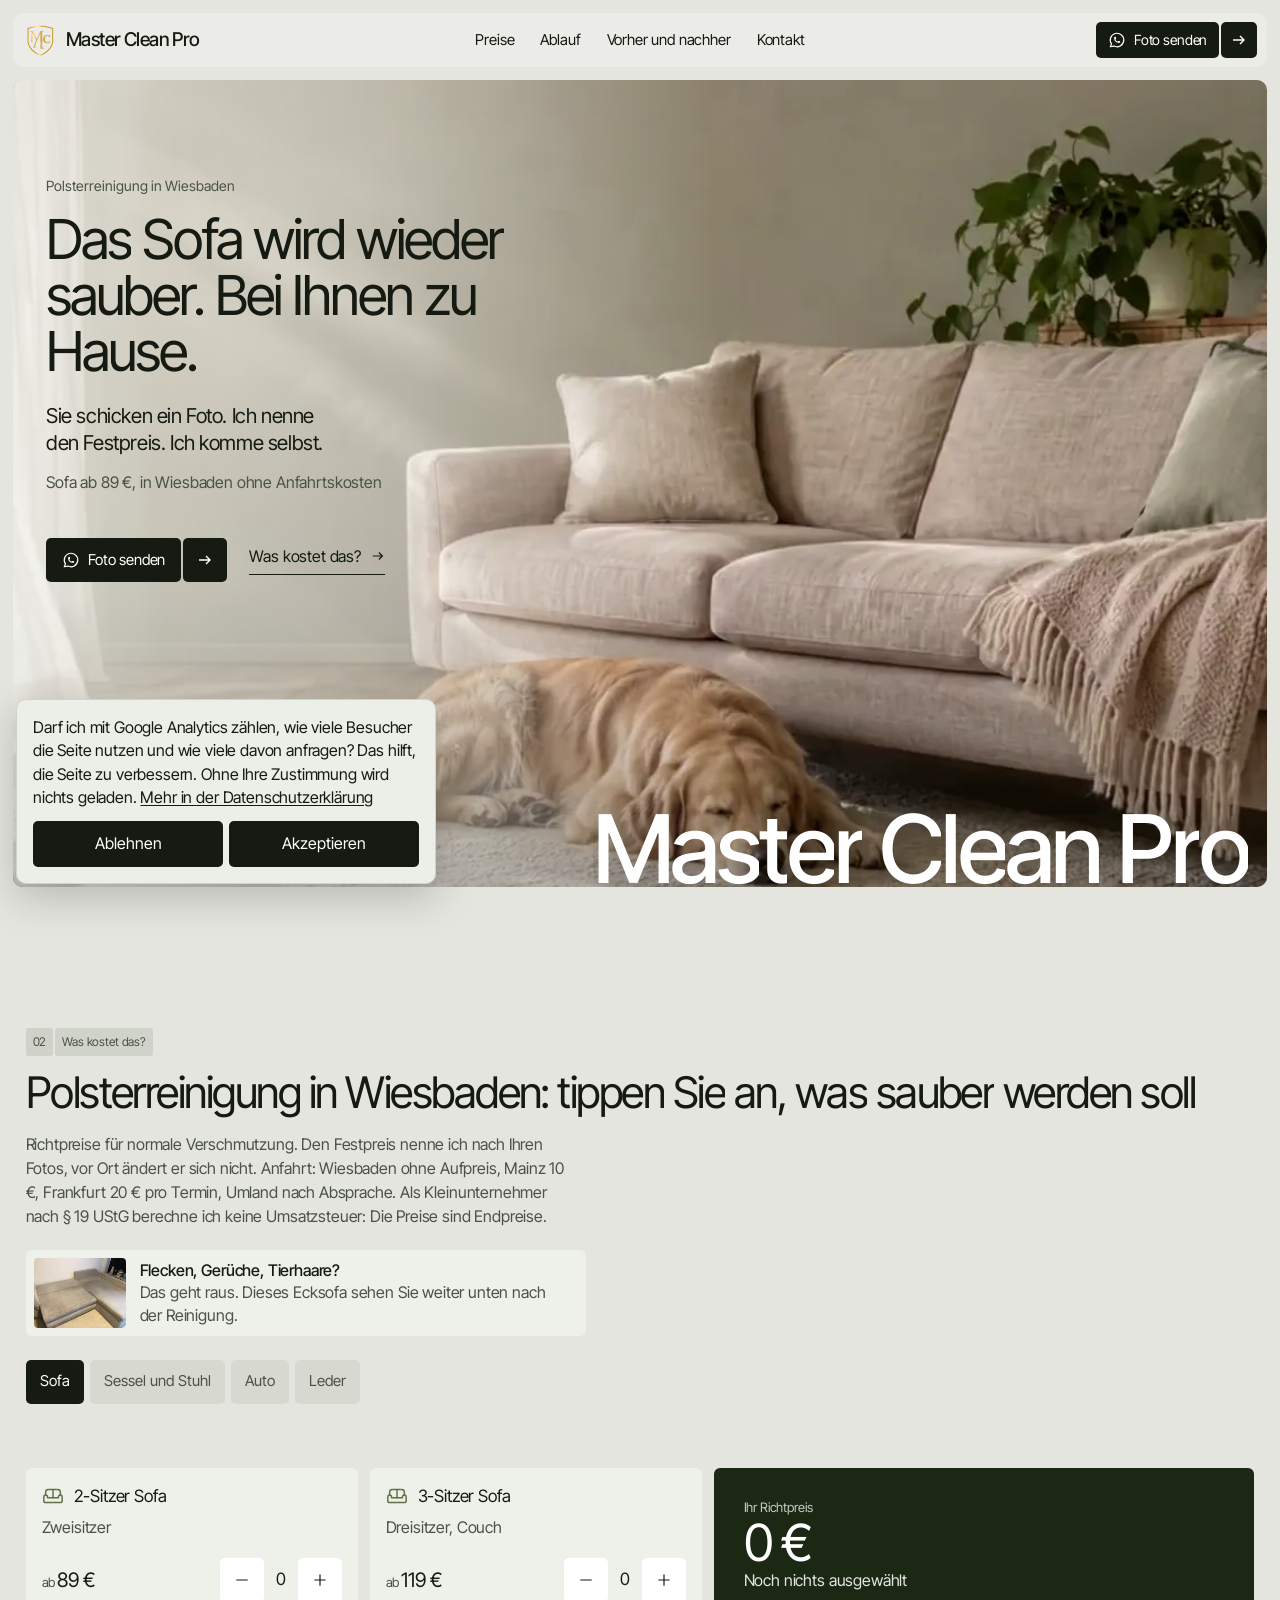
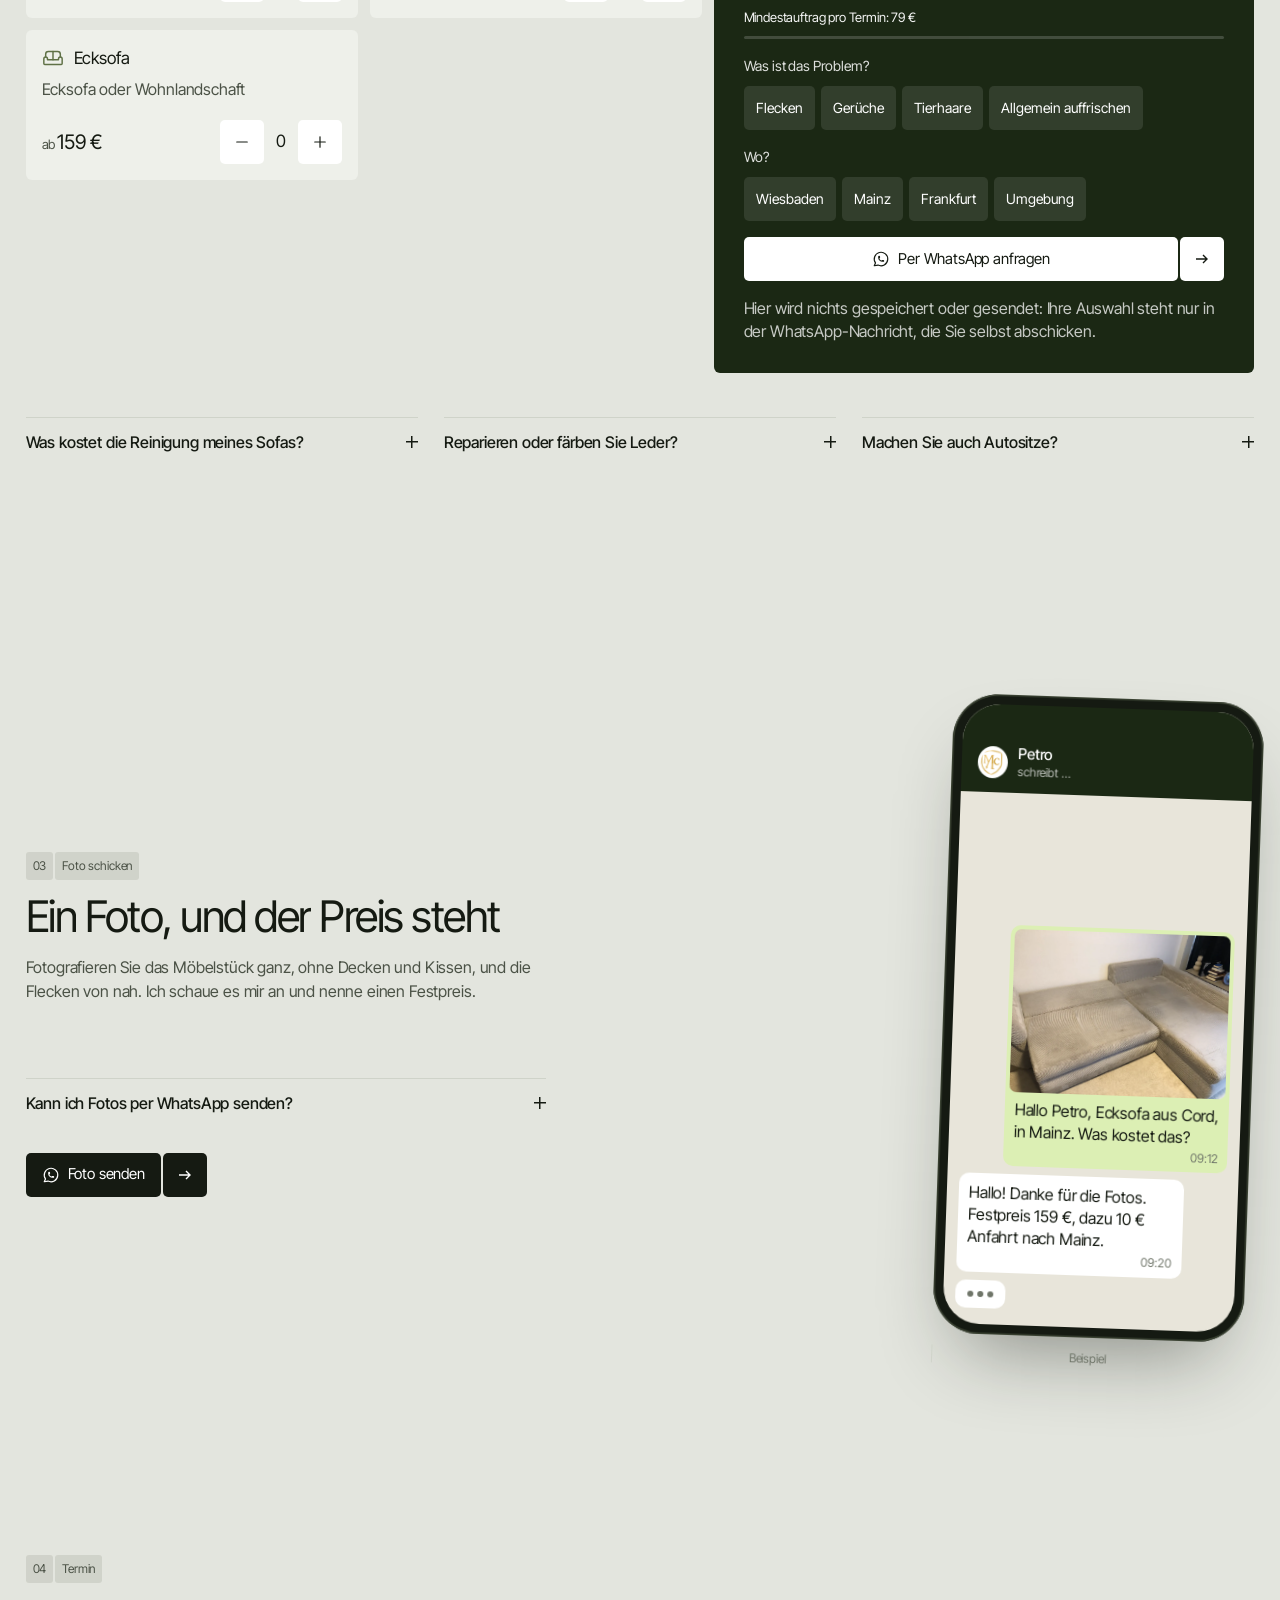
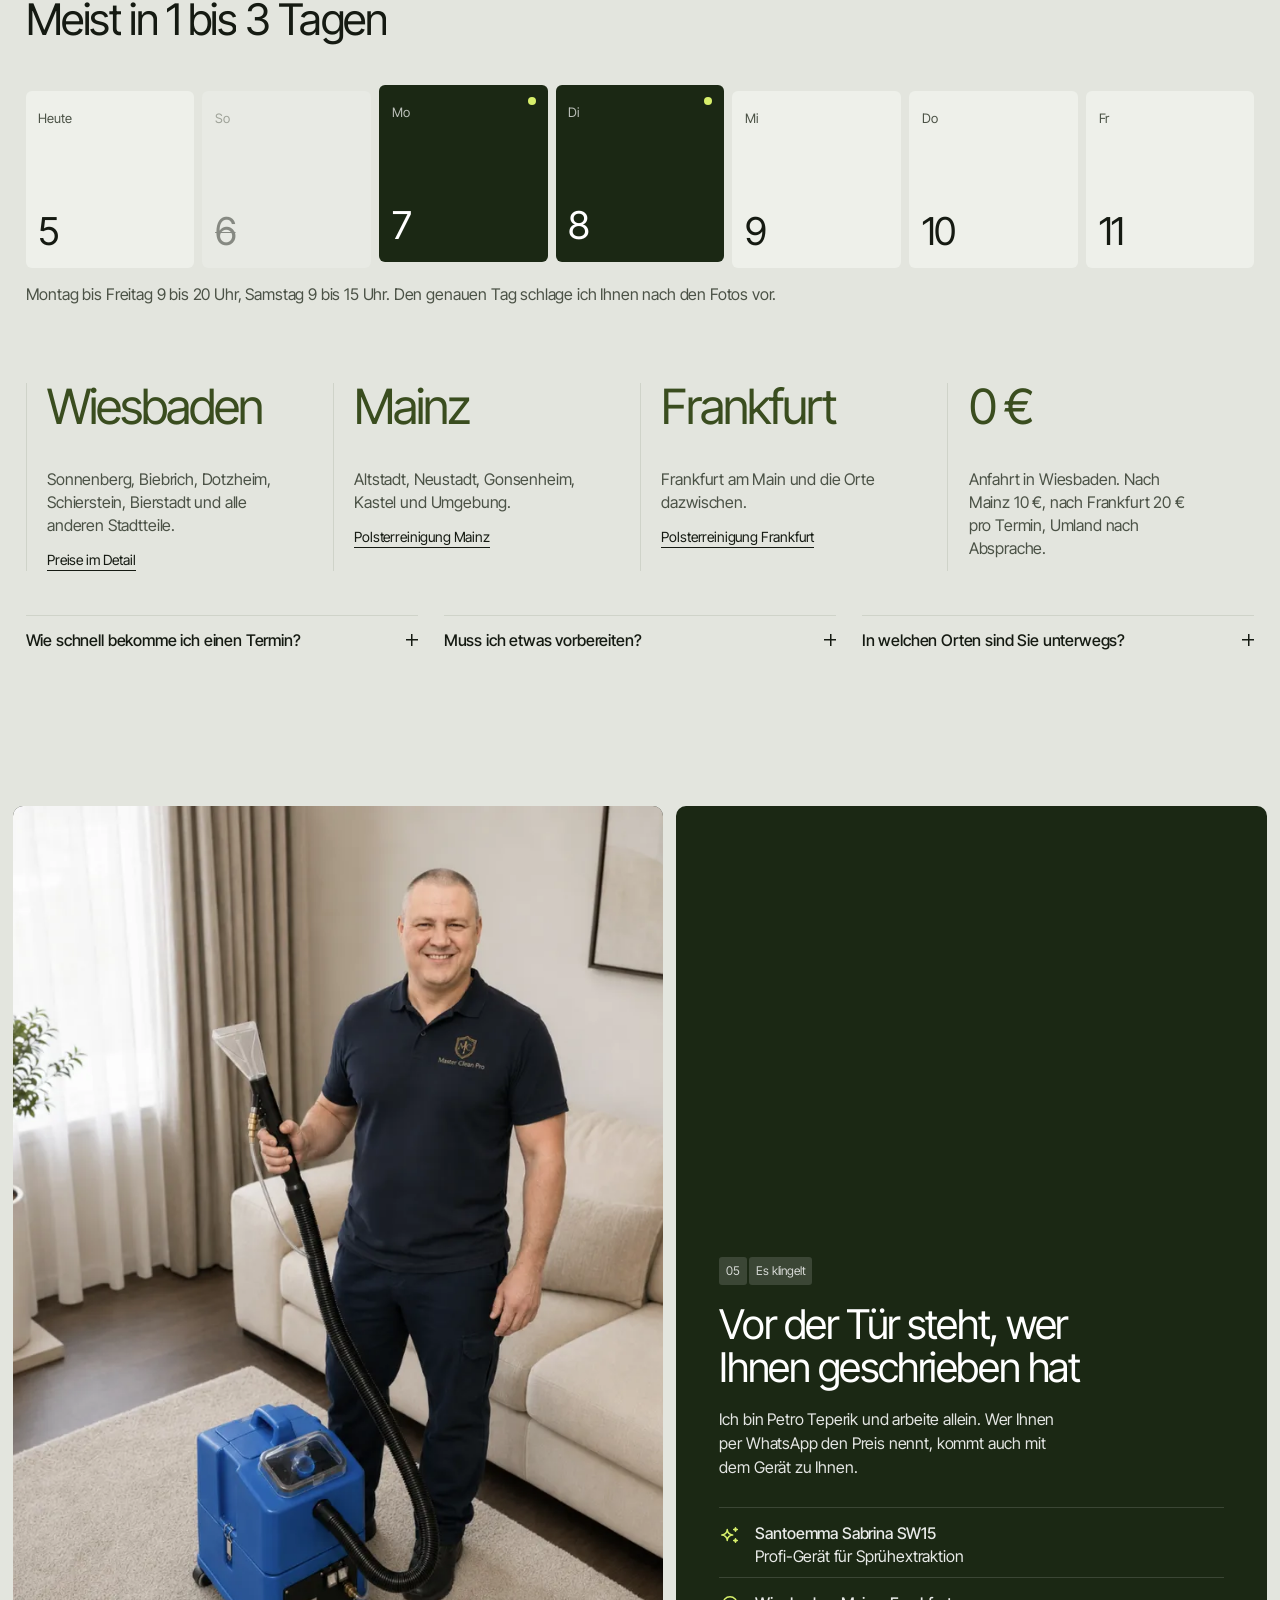
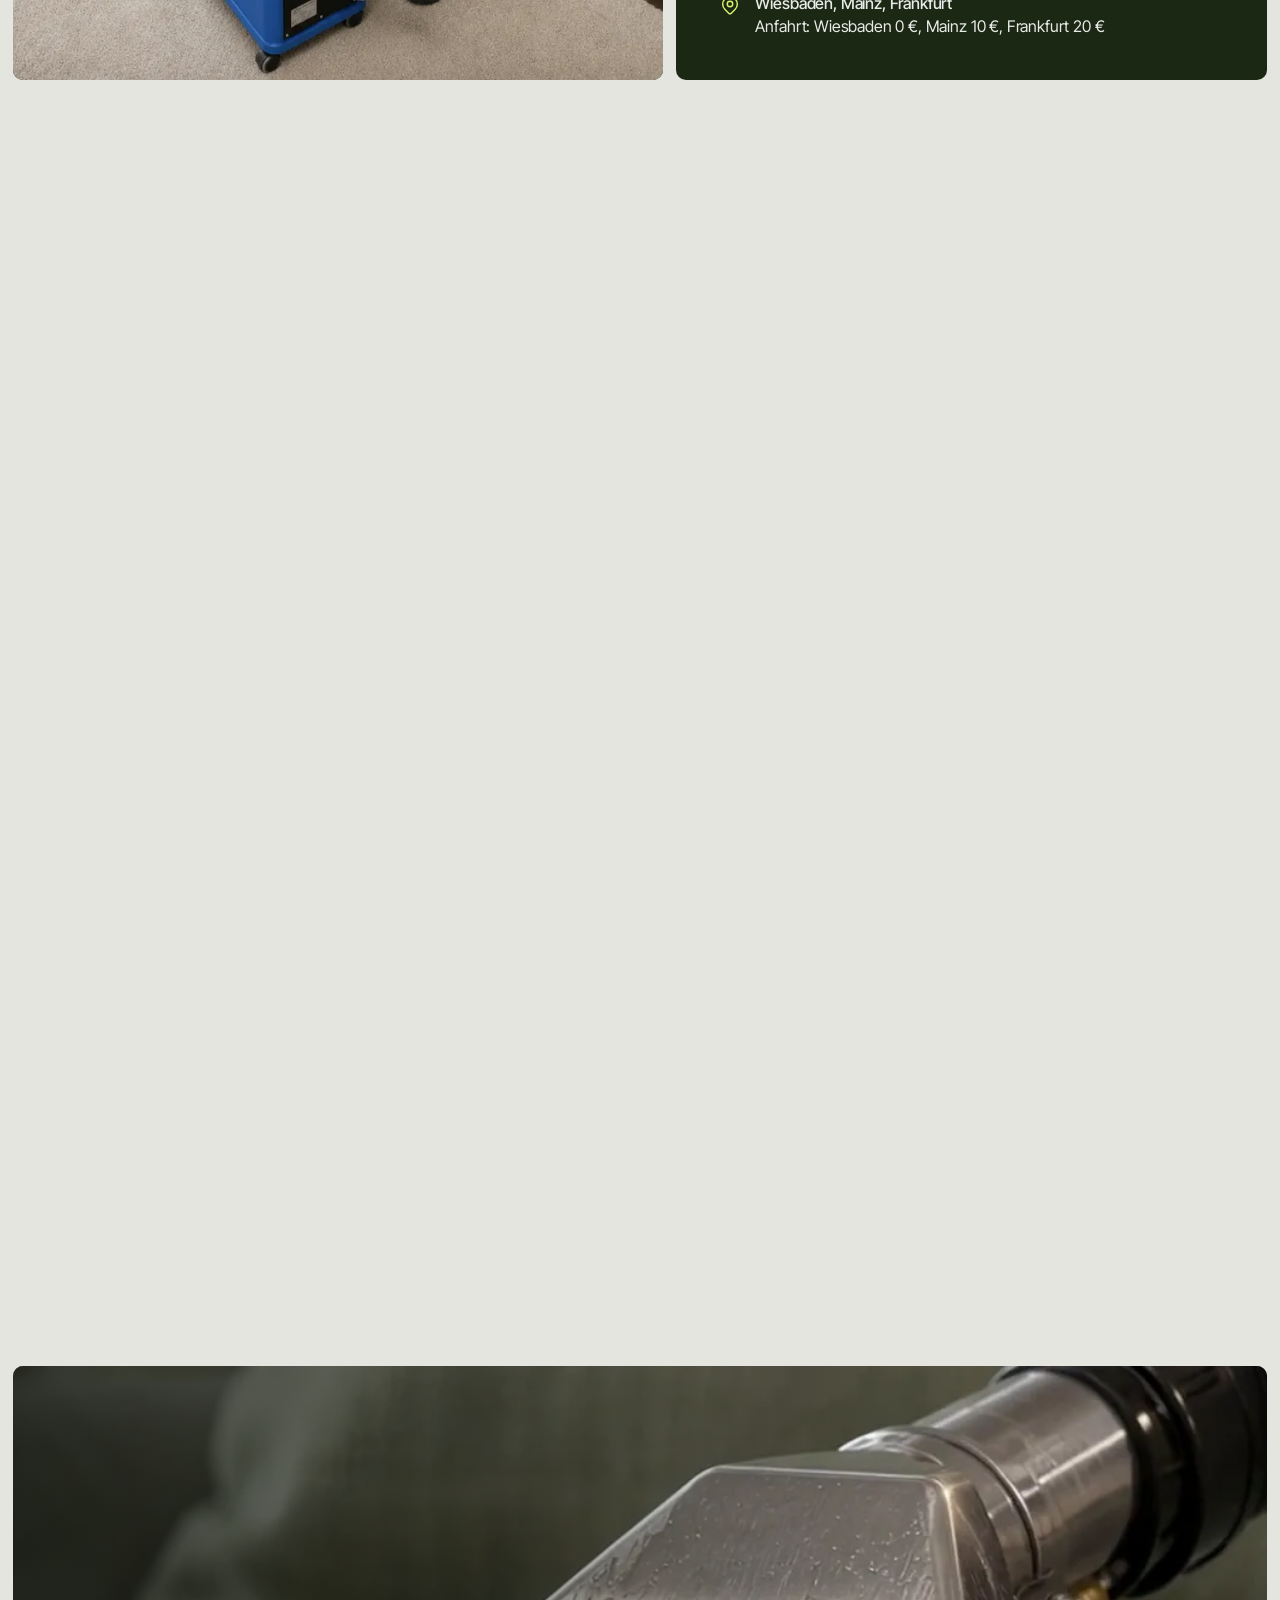
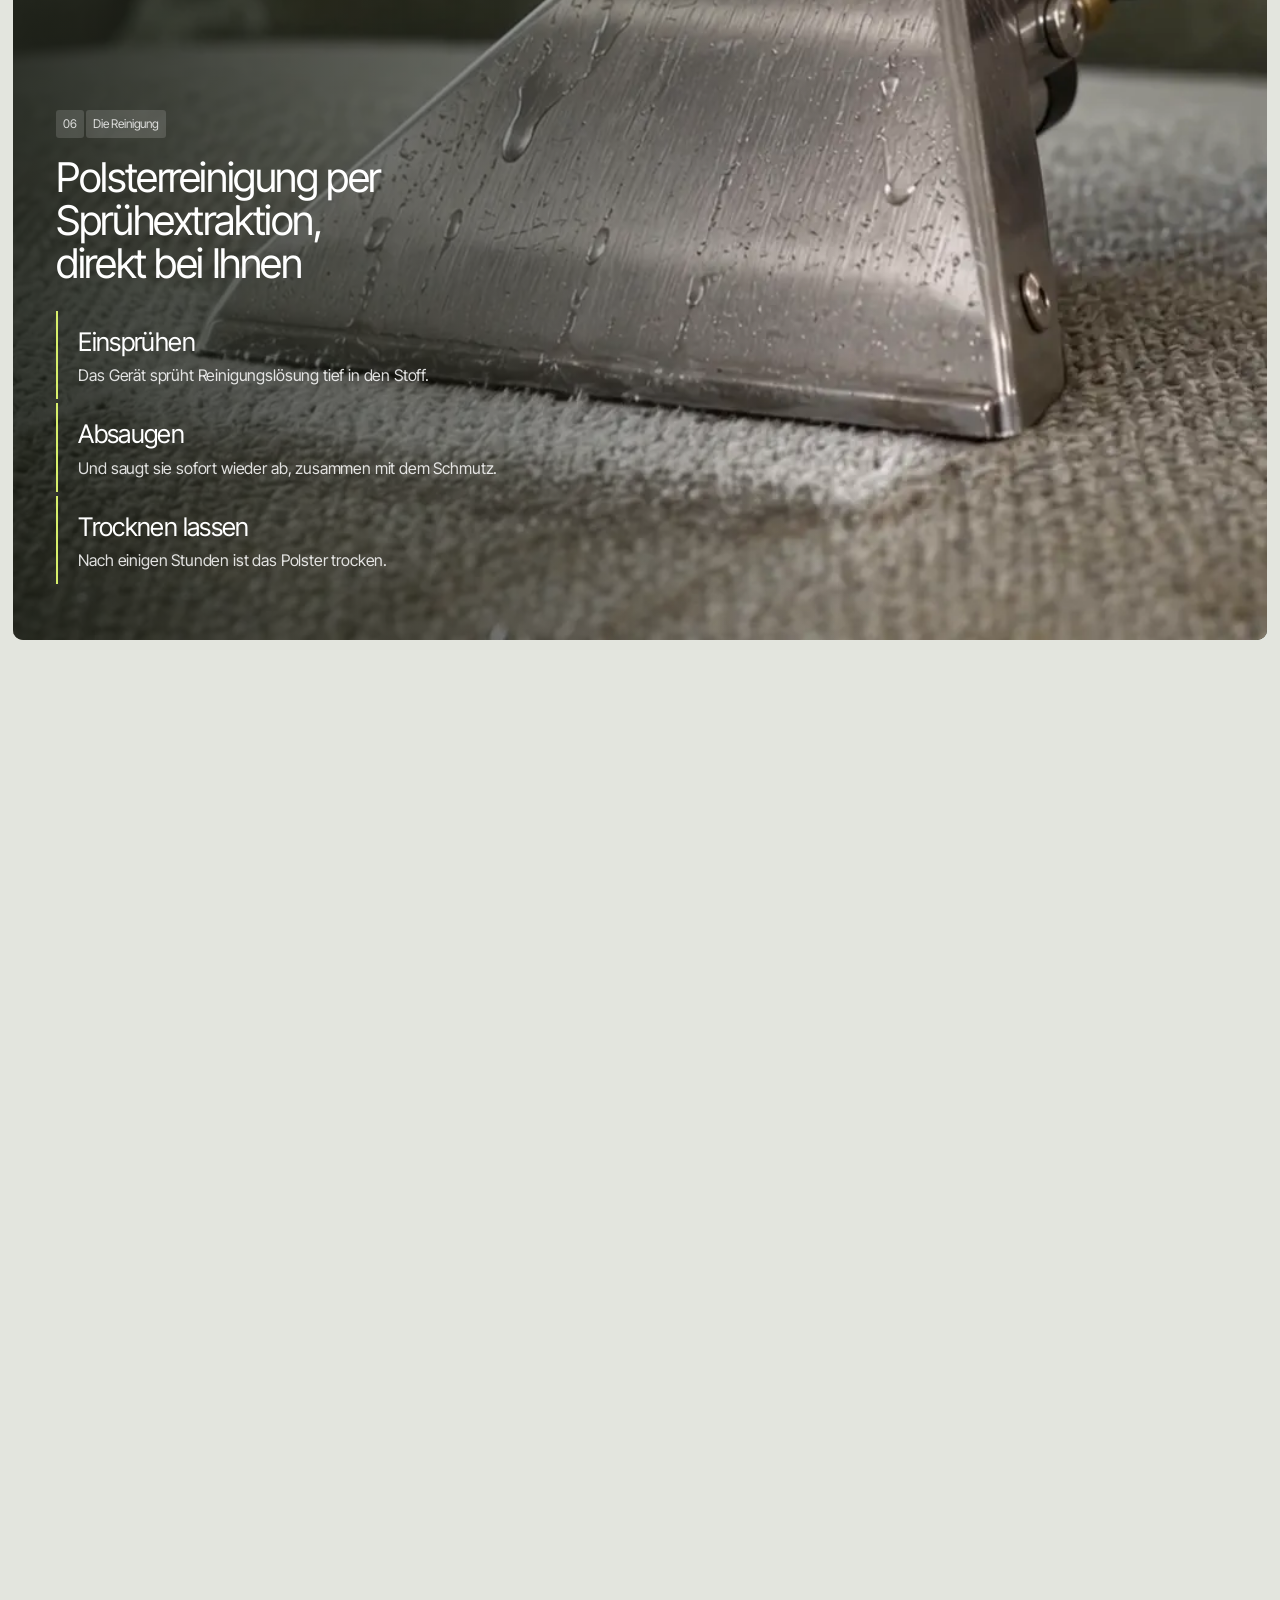
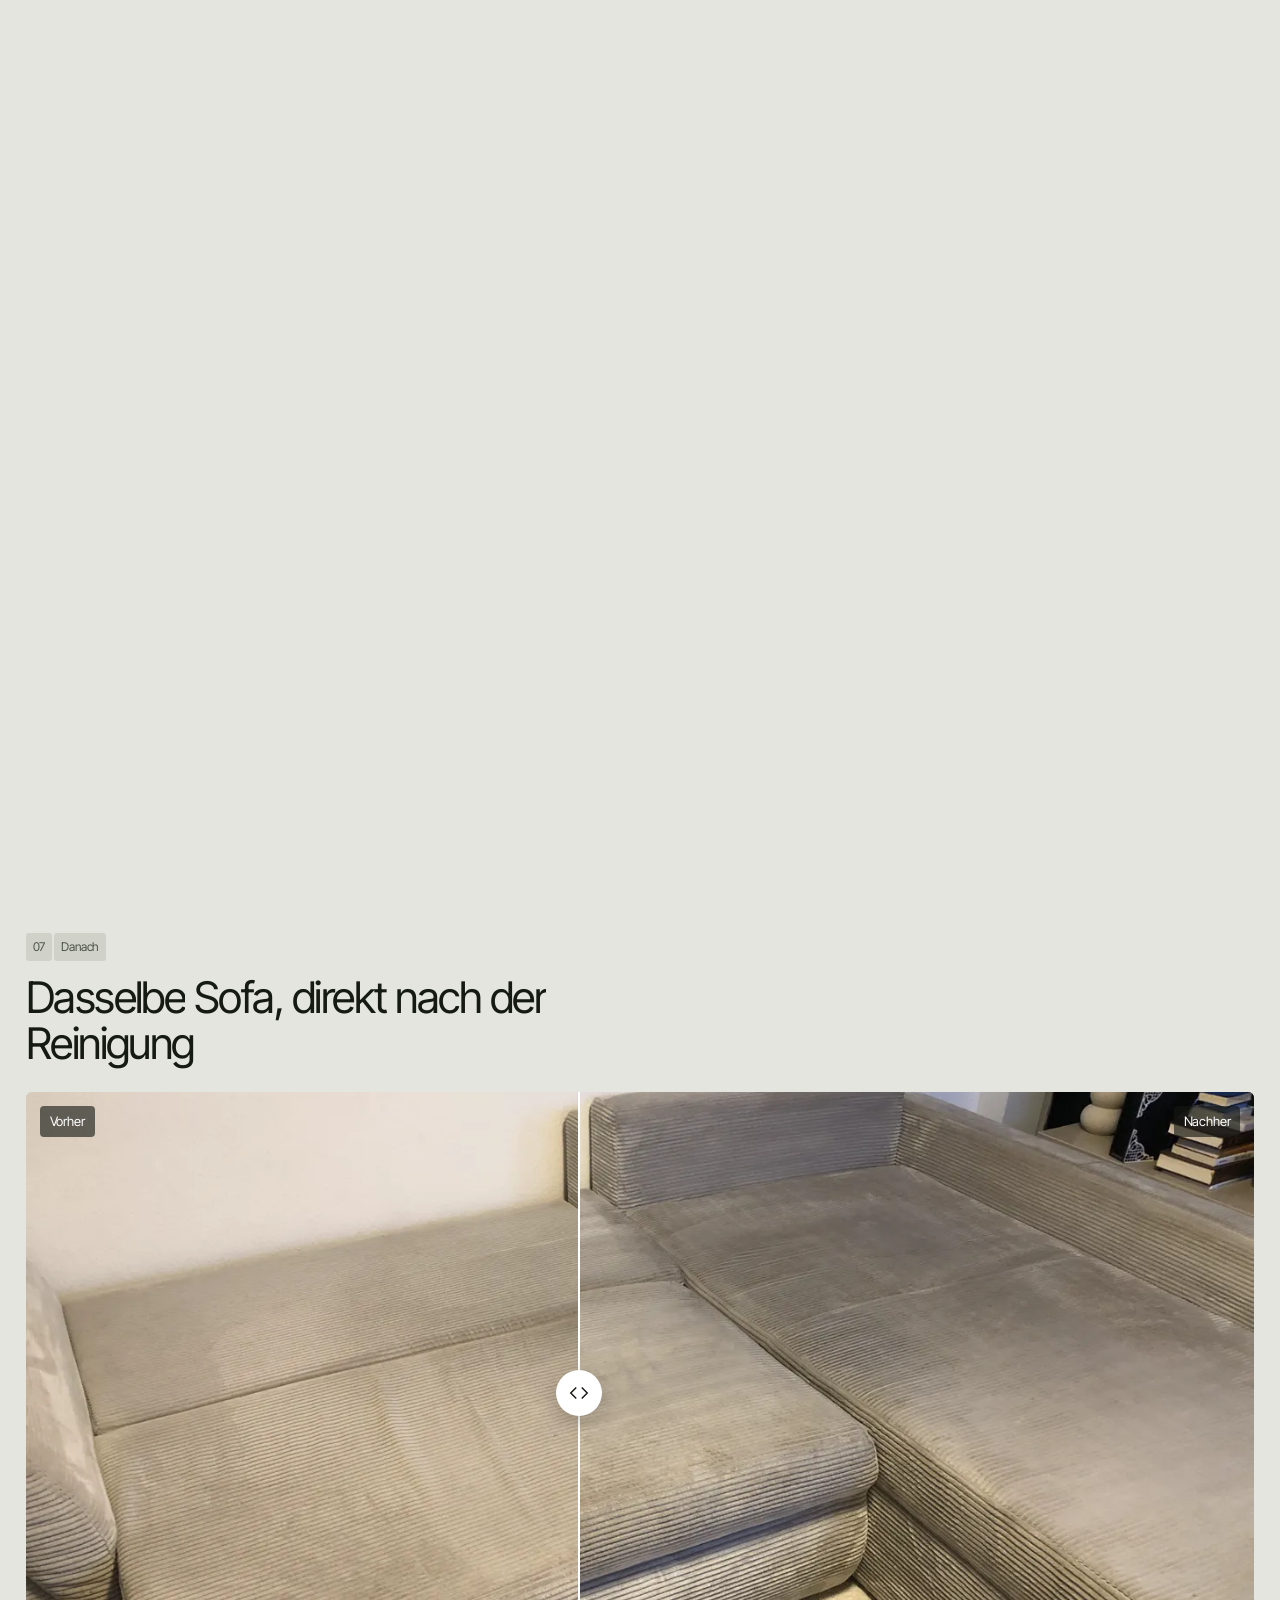
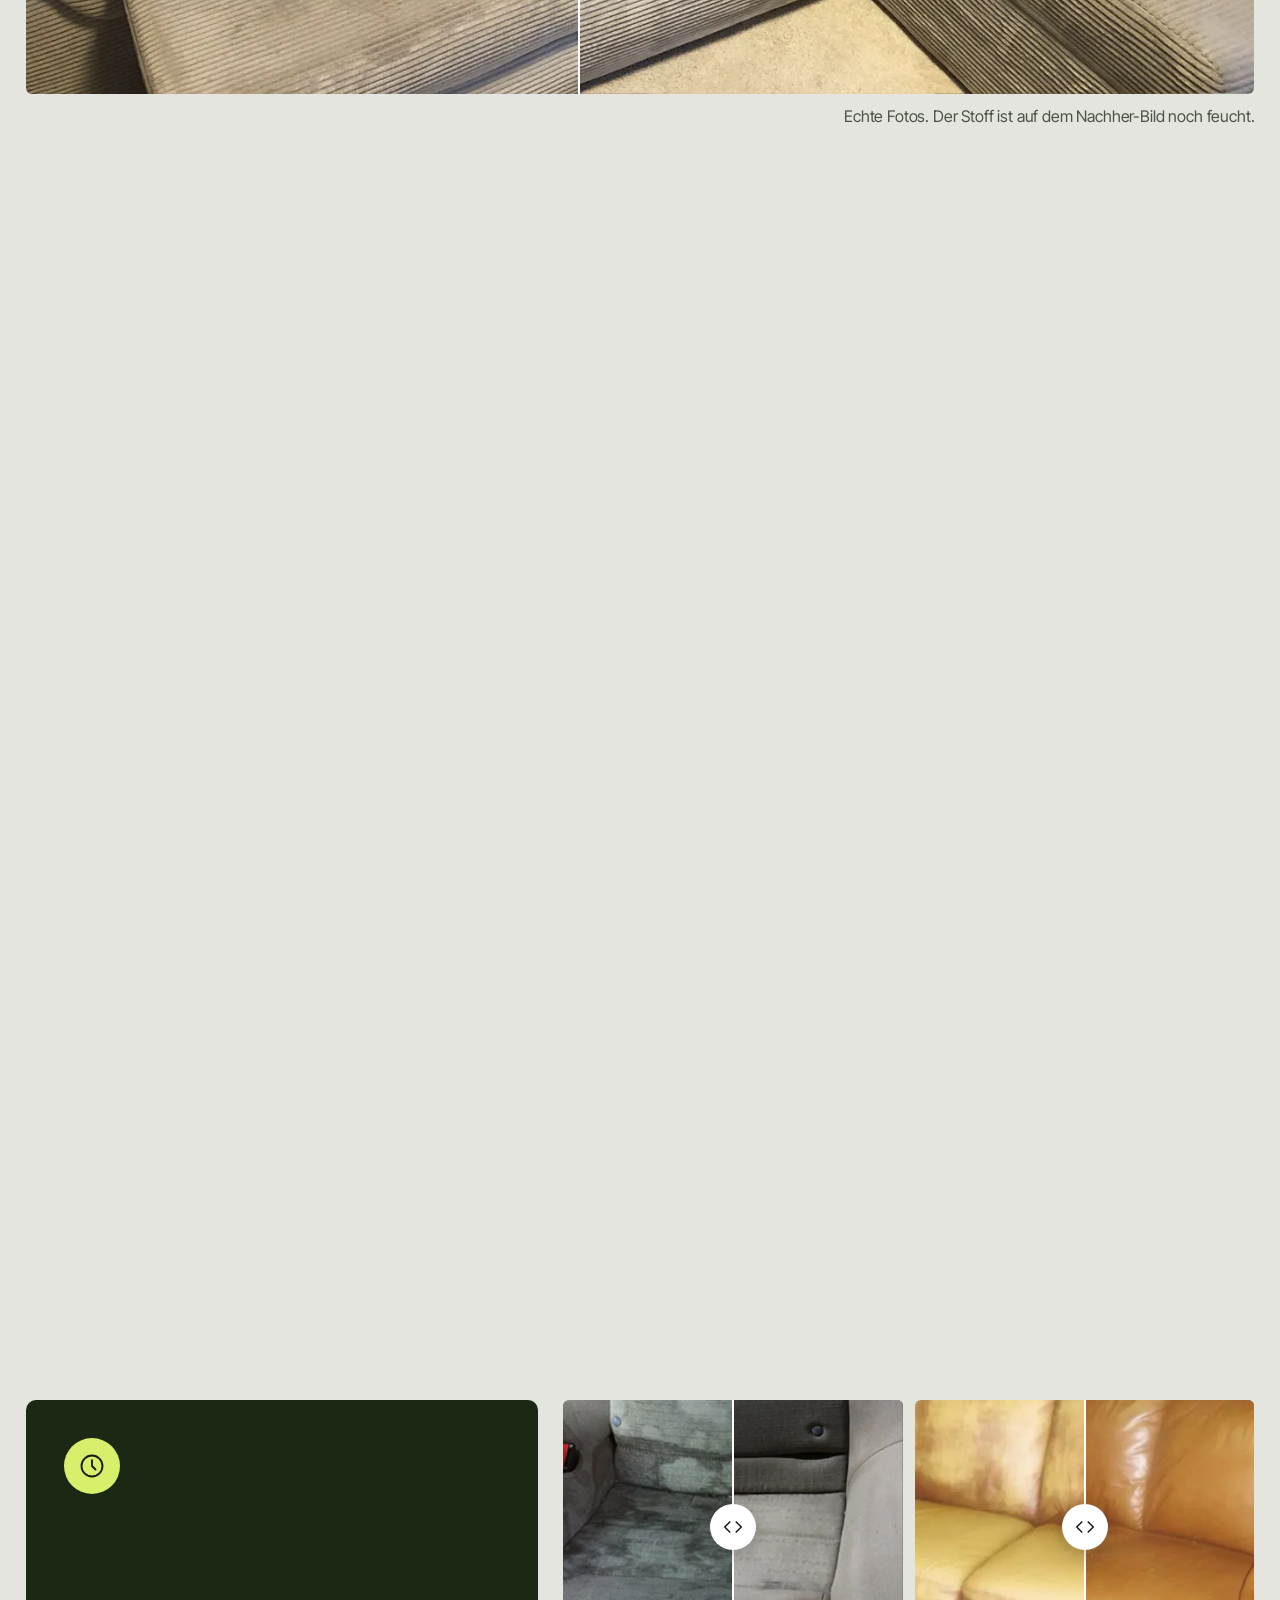
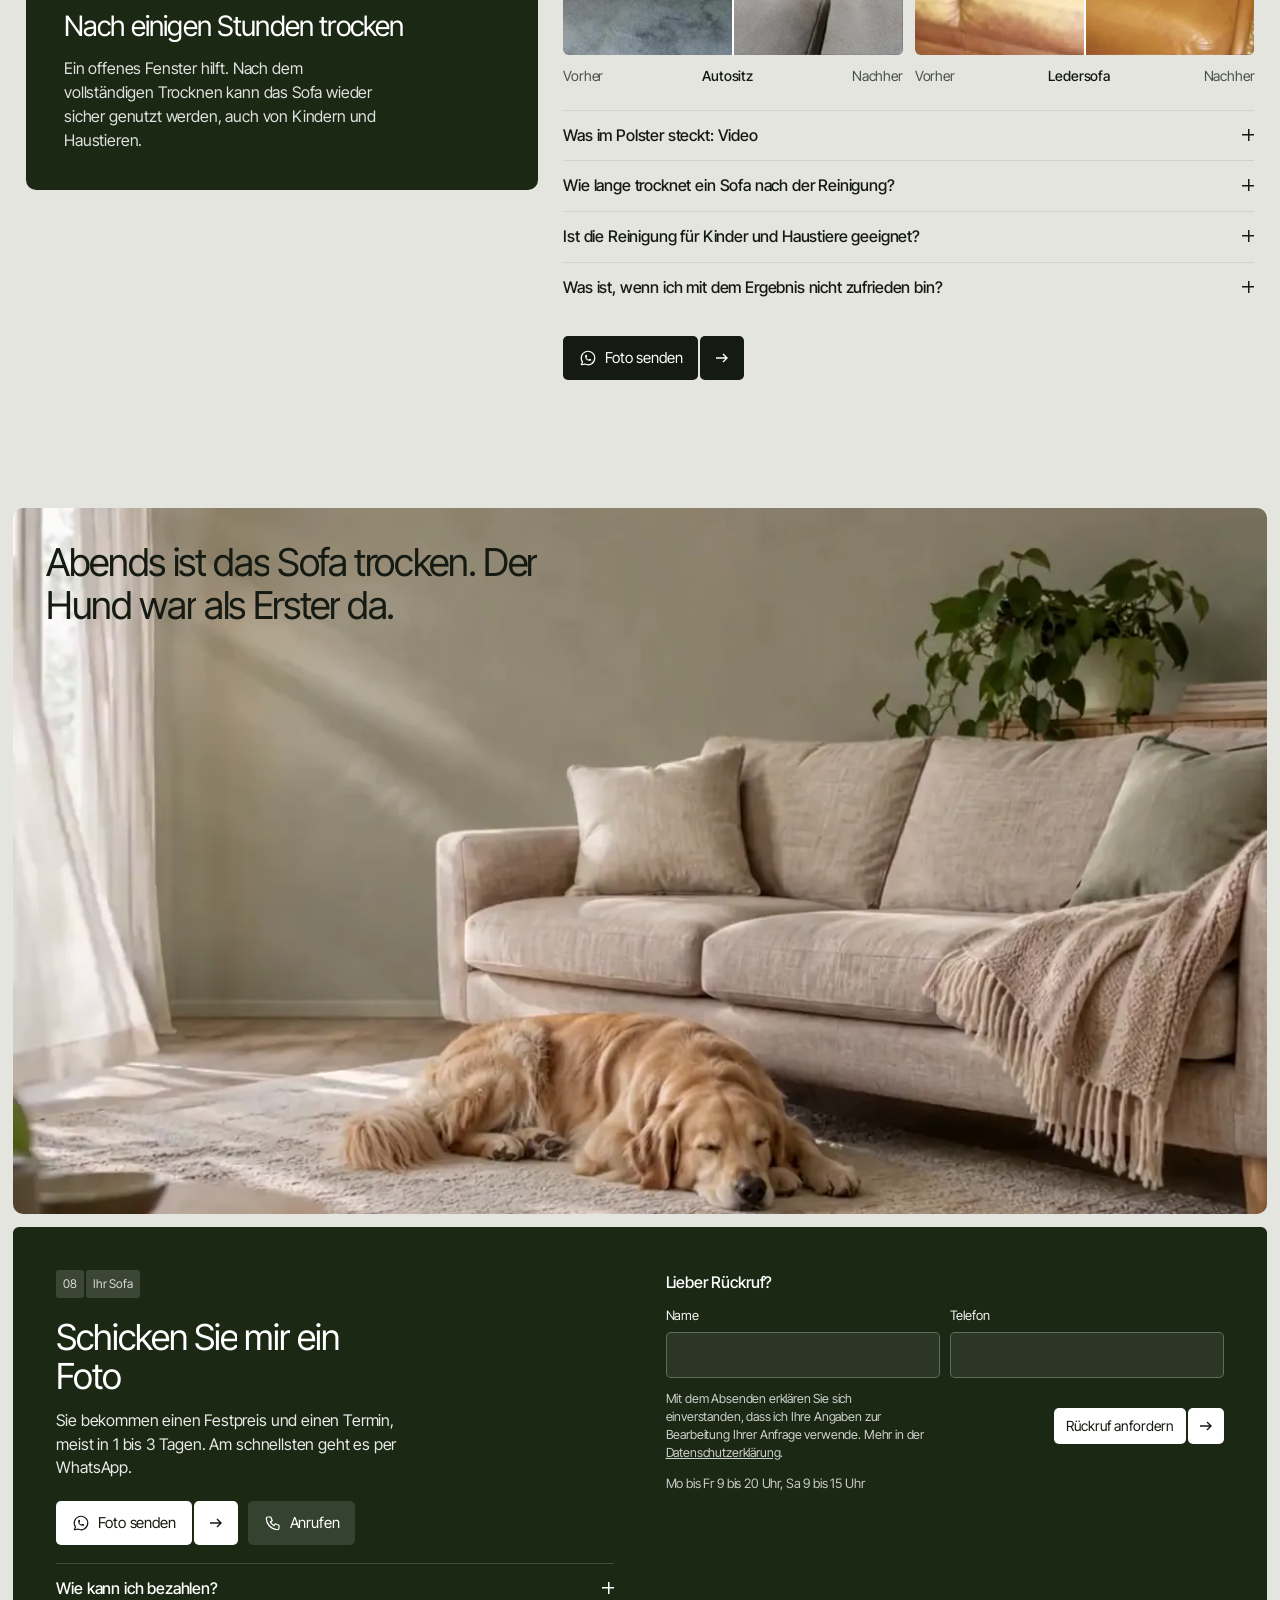
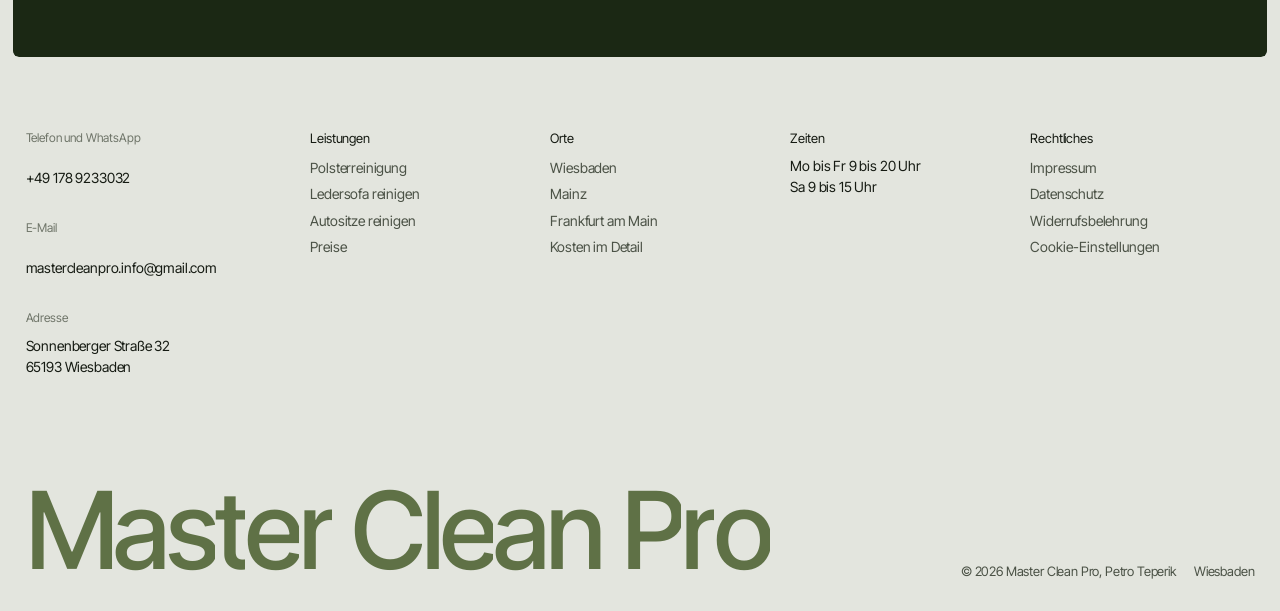
<file: index.html>
<!doctype html>
<html lang="de">
<head>
<meta charset="utf-8">
<meta name="viewport" content="width=device-width, initial-scale=1">
<title>Polsterreinigung Wiesbaden: Sofa ab 89 €, Preis per WhatsApp | Master Clean Pro</title>
<meta name="description" content="Sofa, Sessel, Ledermöbel und Autositze vor Ort reinigen lassen in Wiesbaden, Mainz und Frankfurt. Fotos per WhatsApp senden, Festpreis erhalten. Termin meist in 1 bis 3 Tagen, Anfahrt in Wiesbaden ohne Aufpreis.">
<link rel="canonical" href="https://mastercleanpro.de/">
<meta property="og:type" content="website">
<meta property="og:title" content="Polsterreinigung Wiesbaden | Master Clean Pro">
<meta property="og:description" content="Sie schicken ein Foto. Ich nenne den Preis. Ich komme selbst. Sofa ab 89 €, in Wiesbaden ohne Anfahrtskosten.">
<meta property="og:image" content="https://mastercleanpro.de/assets/img/og-share.jpg"><meta property="og:image:width" content="1200"><meta property="og:image:height" content="630">
<meta property="og:locale" content="de_DE">
<meta name="theme-color" content="#e3e5de">
<link rel="icon" href="assets/img/mark.png">
<link rel="preload" href="assets/fonts/inter-tight-latin.woff2" as="font" type="font/woff2" crossorigin>
<link rel="preload" href="assets/img/hero-poster.webp?v=2" as="image">
<link rel="stylesheet" href="assets/site.css">
<link rel="stylesheet" href="assets/journey.css">
<script type="application/ld+json">
{"@context":"https://schema.org","@graph":[
{"@type":"LocalBusiness","@id":"https://mastercleanpro.de/#business","name":"Master Clean Pro",
"description":"Polsterreinigung, Lederpflege und Autositzreinigung vor Ort in Wiesbaden, Mainz und Frankfurt am Main. Preis nach Fotos per WhatsApp.",
"url":"https://mastercleanpro.de/","telephone":"+49 178 9233032","email":"mastercleanpro.info@gmail.com",
"logo":"https://mastercleanpro.de/assets/img/logo.png","image":"https://mastercleanpro.de/assets/img/petro.webp","priceRange":"ab 25 €","currenciesAccepted":"EUR",
"address":{"@type":"PostalAddress","streetAddress":"Sonnenberger Straße 32","addressLocality":"Wiesbaden","postalCode":"65193","addressRegion":"Hessen","addressCountry":"DE"},
"founder":{"@type":"Person","name":"Petro Teperik"},
"sameAs":["https://www.google.com/maps?cid=746440452127101480","https://www.instagram.com/mastercleanpro.de/","https://www.gelbeseiten.de/gsbiz/54dd1607-7401-403c-ae4b-6cce37f8b8fb","https://www.11880.com/branchenbuch/wiesbaden/061334129B114211239/master-clean-pro.html"],
"areaServed":[{"@type":"City","name":"Wiesbaden"},{"@type":"City","name":"Mainz"},{"@type":"City","name":"Frankfurt am Main"}],
"openingHoursSpecification":[{"@type":"OpeningHoursSpecification","dayOfWeek":["Monday","Tuesday","Wednesday","Thursday","Friday"],"opens":"09:00","closes":"20:00"},
{"@type":"OpeningHoursSpecification","dayOfWeek":"Saturday","opens":"09:00","closes":"15:00"}],
"hasOfferCatalog":{"@type":"OfferCatalog","name":"Reinigung vor Ort","itemListElement":[
{"@type":"Offer","itemOffered":{"@type":"Service","name":"2-Sitzer Sofa reinigen"},"priceSpecification":{"@type":"PriceSpecification","minPrice":89,"priceCurrency":"EUR"}},
{"@type":"Offer","itemOffered":{"@type":"Service","name":"3-Sitzer Sofa reinigen"},"priceSpecification":{"@type":"PriceSpecification","minPrice":119,"priceCurrency":"EUR"}},
{"@type":"Offer","itemOffered":{"@type":"Service","name":"Ecksofa / Wohnlandschaft reinigen"},"priceSpecification":{"@type":"PriceSpecification","minPrice":159,"priceCurrency":"EUR"}},
{"@type":"Offer","itemOffered":{"@type":"Service","name":"Sessel reinigen"},"priceSpecification":{"@type":"PriceSpecification","minPrice":39,"priceCurrency":"EUR"}},
{"@type":"Offer","itemOffered":{"@type":"Service","name":"Polsterstuhl reinigen"},"priceSpecification":{"@type":"PriceSpecification","minPrice":25,"priceCurrency":"EUR"}},
{"@type":"Offer","itemOffered":{"@type":"Service","name":"Autositz reinigen"},"priceSpecification":{"@type":"PriceSpecification","minPrice":35,"priceCurrency":"EUR"}},
{"@type":"Offer","itemOffered":{"@type":"Service","name":"Vordersitze und Rückbank reinigen"},"priceSpecification":{"@type":"PriceSpecification","minPrice":89,"priceCurrency":"EUR"}},
{"@type":"Offer","itemOffered":{"@type":"Service","name":"Kindersitz / Babyschale reinigen"},"priceSpecification":{"@type":"PriceSpecification","minPrice":35,"priceCurrency":"EUR"}}]}},
{"@type":"HowTo","name":"So läuft die Polsterreinigung bei Master Clean Pro","step":[
{"@type":"HowToStep","name":"Foto schicken","text":"Möbelstück ohne Decken und Kissen fotografieren und per WhatsApp senden, gerne mit Ort."},
{"@type":"HowToStep","name":"Preis erhalten","text":"Petro Teperik schaut sich die Fotos an und nennt einen Festpreis."},
{"@type":"HowToStep","name":"Termin vereinbaren","text":"Sie wählen den Tag, die Reinigung findet bei Ihnen zu Hause oder am Auto statt."},
{"@type":"HowToStep","name":"Reinigung","text":"Reinigung mit Sprühextraktion. Nach einigen Stunden ist das Polster trocken."}]},
{"@type":"FAQPage","mainEntity":[
{"@type":"Question","name":"Was kostet die Reinigung meines Sofas?","acceptedAnswer":{"@type":"Answer","text":"2-Sitzer ab 89 €, 3-Sitzer ab 119 €, Ecksofa ab 159 €. Anfahrt: Wiesbaden ohne Aufpreis, Mainz 10 €, Frankfurt 20 € pro Termin. Den genauen Preis nenne ich nach Ihren Fotos per WhatsApp."}},
{"@type":"Question","name":"Ändert sich der Preis vor Ort?","acceptedAnswer":{"@type":"Answer","text":"Nein. Der Preis, den ich nach Ihren Fotos nenne, ist ein Festpreis. Vor Ort kommt nichts dazu."}},
{"@type":"Question","name":"Wie schnell bekomme ich einen Termin?","acceptedAnswer":{"@type":"Answer","text":"Meist in 1 bis 3 Tagen."}},
{"@type":"Question","name":"Wie lange trocknet ein Sofa nach der Reinigung?","acceptedAnswer":{"@type":"Answer","text":"In der Regel mehrere Stunden. Die genaue Zeit hängt von Material, Raumtemperatur, Belüftung und Verschmutzung ab. Ein offenes Fenster hilft."}},
{"@type":"Question","name":"Ist die Reinigung für Kinder und Haustiere geeignet?","acceptedAnswer":{"@type":"Answer","text":"Ja. Ich verwende professionelle Reinigungsmittel und spüle das Polster mit dem Extraktionsgerät gründlich aus. Nach dem vollständigen Trocknen kann das Möbelstück wieder sicher genutzt werden."}},
{"@type":"Question","name":"Reparieren oder färben Sie Leder?","acceptedAnswer":{"@type":"Answer","text":"Nein. Ich reinige und pflege Ledermöbel. Reparatur, Restaurierung und Nachfärben biete ich nicht an."}},
{"@type":"Question","name":"Muss ich etwas vorbereiten?","acceptedAnswer":{"@type":"Answer","text":"Bitte persönliche Gegenstände entfernen und freien Zugang zum Möbelstück lassen. Alles Weitere besprechen wir vor dem Termin."}},
{"@type":"Question","name":"In welchen Orten sind Sie unterwegs?","acceptedAnswer":{"@type":"Answer","text":"In Wiesbaden, Mainz, Frankfurt am Main und Umgebung. Die Anfahrt kostet in Wiesbaden nichts, nach Mainz 10 €, nach Frankfurt 20 € pro Termin, ins Umland nach Absprache."}},
{"@type":"Question","name":"Was ist, wenn ich mit dem Ergebnis nicht zufrieden bin?","acceptedAnswer":{"@type":"Answer","text":"Dann sagen Sie es mir, und ich reinige die Stelle kostenlos nach. Ihre gesetzlichen Rechte bleiben davon unberührt."}},
{"@type":"Question","name":"Wie kann ich bezahlen?","acceptedAnswer":{"@type":"Answer","text":"Bar, per Überweisung oder mit PayPal."}},
{"@type":"Question","name":"Kann ich Fotos per WhatsApp senden?","acceptedAnswer":{"@type":"Answer","text":"Ja, so geht es am schnellsten. Fotografieren Sie das Möbelstück am besten ohne Decken und Kissen."}}]}
]}
</script>
</head>
<body id="top">
<a class="skip" href="#main">Zum Inhalt springen</a>
<header class="nav" id="nav">
  <a class="logo" href="#top" aria-label="Master Clean Pro, Startseite"><img src="assets/img/mark.png" alt="" width="30" height="32">Master Clean Pro</a>
  <nav class="links" aria-label="Hauptmenü">
    <a href="#preise">Preise</a><a href="#ablauf">Ablauf</a><a href="#vorher-nachher">Vorher und nachher</a><a href="#kontakt">Kontakt</a>
  </nav>
  <a class="btn" href="https://wa.me/491789233032?text=Hallo%20Petro%2C%20ich%20m%C3%B6chte%20eine%20Reinigung%20anfragen.%20Fotos%20und%20meinen%20Ort%20schicke%20ich%20gleich." target="_blank" rel="noopener"><span class="lb"><svg class="i" viewBox="0 0 24 24" fill="none" stroke="currentColor" stroke-width="1.6" stroke-linecap="round" stroke-linejoin="round" aria-hidden="true"><path d="M3 21l1.65 -3.8a9 9 0 1 1 3.4 2.9l-5.05 .9" /> <path d="M9 10a.5 .5 0 0 0 1 0v-1a.5 .5 0 0 0 -1 0v1a5 5 0 0 0 5 5h1a.5 .5 0 0 0 0 -1h-1a.5 .5 0 0 0 0 1" /></svg>Foto senden</span><span class="sq" aria-hidden="true"><svg viewBox="0 0 16 16"><path d="M2 8h11M9 4l4 4-4 4"/></svg><svg viewBox="0 0 16 16"><path d="M2 8h11M9 4l4 4-4 4"/></svg></span></a>
  <button class="burger" id="burger" aria-label="Menü öffnen" aria-expanded="false" aria-controls="mnav"><i></i></button>
</header>
<div class="mnav" id="mnav" aria-hidden="true">
  <a href="#preise">Preise</a><a href="#ablauf">Ablauf</a><a href="#vorher-nachher">Vorher und nachher</a><a href="#kontakt">Kontakt</a>
  <a class="btn" href="https://wa.me/491789233032?text=Hallo%20Petro%2C%20ich%20m%C3%B6chte%20eine%20Reinigung%20anfragen.%20Fotos%20und%20meinen%20Ort%20schicke%20ich%20gleich." target="_blank" rel="noopener"><span class="lb"><svg class="i" viewBox="0 0 24 24" fill="none" stroke="currentColor" stroke-width="1.6" stroke-linecap="round" stroke-linejoin="round" aria-hidden="true"><path d="M3 21l1.65 -3.8a9 9 0 1 1 3.4 2.9l-5.05 .9" /> <path d="M9 10a.5 .5 0 0 0 1 0v-1a.5 .5 0 0 0 -1 0v1a5 5 0 0 0 5 5h1a.5 .5 0 0 0 0 -1h-1a.5 .5 0 0 0 0 1" /></svg>Foto senden</span><span class="sq" aria-hidden="true"><svg viewBox="0 0 16 16"><path d="M2 8h11M9 4l4 4-4 4"/></svg><svg viewBox="0 0 16 16"><path d="M2 8h11M9 4l4 4-4 4"/></svg></span></a>
</div>

<main id="main">

<!-- 1 DER FLECK -->
<section class="hero j1" data-step="1" data-name="Ihr Sofa" aria-label="Polsterreinigung in Wiesbaden">
  <div class="frame">
    <div class="media" id="heroMedia">
      <video id="heroVid" class="vid" autoplay muted loop playsinline preload="auto" poster="assets/img/hero-poster.webp?v=2" aria-label="Helles Wohnzimmer mit sauberem Leinensofa und Golden Retriever im Morgenlicht">
        <source src="assets/video/hero.mp4?v=2" type="video/mp4">
      </video>
      <script>(function(){var v=document.getElementById('heroVid');if(innerWidth<=760){v.querySelector('source').src='assets/video/hero-m.mp4?v=2';v.load();}if(matchMedia('(prefers-reduced-motion: reduce)').matches){v.removeAttribute('autoplay');v.pause();}})();</script>
    </div>
    <div class="veil"></div>
    <div class="copy" id="heroCopy">
      <h1 class="split" id="h1"><span class="ey">Polsterreinigung in Wiesbaden</span> Das Sofa wird wieder sauber. Bei Ihnen zu Hause.</h1>
      <p class="sub rv" data-d="350">Sie schicken ein Foto. Ich nenne den Festpreis. Ich komme selbst.</p>
      <p class="facts rv" data-d="500">Sofa ab 89 €, in Wiesbaden ohne Anfahrtskosten</p>
      <div class="acts rv" data-d="650">
        <a class="btn" href="https://wa.me/491789233032?text=Hallo%20Petro%2C%20ich%20m%C3%B6chte%20mein%20Sofa%20reinigen%20lassen.%20Fotos%20und%20meinen%20Ort%20schicke%20ich%20gleich." target="_blank" rel="noopener"><span class="lb"><svg class="i" viewBox="0 0 24 24" fill="none" stroke="currentColor" stroke-width="1.6" stroke-linecap="round" stroke-linejoin="round" aria-hidden="true"><path d="M3 21l1.65 -3.8a9 9 0 1 1 3.4 2.9l-5.05 .9" /> <path d="M9 10a.5 .5 0 0 0 1 0v-1a.5 .5 0 0 0 -1 0v1a5 5 0 0 0 5 5h1a.5 .5 0 0 0 0 -1h-1a.5 .5 0 0 0 0 1" /></svg>Foto senden</span><span class="sq" aria-hidden="true"><svg viewBox="0 0 16 16"><path d="M2 8h11M9 4l4 4-4 4"/></svg><svg viewBox="0 0 16 16"><path d="M2 8h11M9 4l4 4-4 4"/></svg></span></a>
        <a class="lnk" href="#preise">Was kostet das? <svg viewBox="0 0 16 16"><path d="M2 8h11M9 4l4 4-4 4"/></svg></a>
      </div>
    </div>
    <div class="word" id="hword" data-word="Master Clean Pro" aria-hidden="true"></div>
  </div>
</section>

<!-- 2 WAS KOSTET DAS -->
<section class="sec jsec" id="preise" data-step="2" data-name="Der Preis" aria-labelledby="t-pre">
  <span id="leistungen" class="anchor"></span>
  <div class="inner">
    <div class="head">
      <div>
        <span class="tag"><span>02</span><span>Was kostet das?</span></span>
        <h2 class="h2 split" id="t-pre">Polsterreinigung in Wiesbaden: tippen Sie an, was sauber werden soll</h2>
        <p class="lead rv">Richtpreise für normale Verschmutzung. Den Festpreis nenne ich nach Ihren Fotos, vor Ort ändert er sich nicht. Anfahrt: Wiesbaden ohne Aufpreis, Mainz 10 €, Frankfurt 20 € pro Termin, Umland nach Absprache. Als Kleinunternehmer nach § 19 UStG berechne ich keine Umsatzsteuer: Die Preise sind Endpreise.</p>
        <a class="seen rv" href="#vorher-nachher"><img src="assets/img/cord-vorher.webp" width="1400" height="1050" alt="Graues Ecksofa aus Cord mit Flecken, vor der Reinigung" loading="lazy"><span><b>Flecken, Gerüche, Tierhaare?</b>Das geht raus. Dieses Ecksofa sehen Sie weiter unten nach der Reinigung.</span></a>
      </div>
      <div class="tabs rv" role="tablist" aria-label="Kategorie" id="tabs">
        <button role="tab" aria-selected="true" data-cat="sofa">Sofa</button>
        <button role="tab" aria-selected="false" data-cat="sitz">Sessel und Stuhl</button>
        <button role="tab" aria-selected="false" data-cat="auto">Auto</button>
        <button role="tab" aria-selected="false" data-cat="leder">Leder</button>
      </div>
    </div>
    <div class="calc">
      <div class="items" id="items" aria-live="polite"></div>
      <aside class="sum on-dark rv" aria-label="Ihre Auswahl">
        <div><div class="lbl">Ihr Richtpreis</div><div class="tot" id="tot">0 €</div><div class="list" id="list">Noch nichts ausgewählt</div></div>
        <div class="goal"><span id="goalTxt">Mindestauftrag pro Termin: 79 €</span><div class="bar"><b id="goalBar"></b></div></div>
        <div class="q">Was ist das Problem?</div>
        <div class="chips" id="prob"><button aria-pressed="false">Flecken</button><button aria-pressed="false">Gerüche</button><button aria-pressed="false">Tierhaare</button><button aria-pressed="false">Allgemein auffrischen</button></div>
        <div class="q">Wo?</div>
        <div class="chips" id="ort"><button aria-pressed="false">Wiesbaden</button><button aria-pressed="false">Mainz</button><button aria-pressed="false">Frankfurt</button><button aria-pressed="false">Umgebung</button></div>
        <a class="btn light" id="calcWa" href="https://wa.me/491789233032?text=Hallo%20Petro%2C%20ich%20m%C3%B6chte%20eine%20Reinigung%20anfragen.%20Fotos%20und%20meinen%20Ort%20schicke%20ich%20gleich." target="_blank" rel="noopener"><span class="lb"><svg class="i" viewBox="0 0 24 24" fill="none" stroke="currentColor" stroke-width="1.6" stroke-linecap="round" stroke-linejoin="round" aria-hidden="true"><path d="M3 21l1.65 -3.8a9 9 0 1 1 3.4 2.9l-5.05 .9" /> <path d="M9 10a.5 .5 0 0 0 1 0v-1a.5 .5 0 0 0 -1 0v1a5 5 0 0 0 5 5h1a.5 .5 0 0 0 0 -1h-1a.5 .5 0 0 0 0 1" /></svg>Per WhatsApp anfragen</span><span class="sq" aria-hidden="true"><svg viewBox="0 0 16 16"><path d="M2 8h11M9 4l4 4-4 4"/></svg><svg viewBox="0 0 16 16"><path d="M2 8h11M9 4l4 4-4 4"/></svg></span></a>
        <p class="note">Hier wird nichts gespeichert oder gesendet: Ihre Auswahl steht nur in der WhatsApp-Nachricht, die Sie selbst abschicken.</p>
      </aside>
    </div>
    <div class="qas">
      <details class="qa rv"><summary>Was kostet die Reinigung meines Sofas?</summary><p>2-Sitzer ab 89 €, 3-Sitzer ab 119 €, Ecksofa ab 159 €. Anfahrt: Wiesbaden ohne Aufpreis, Mainz 10 €, Frankfurt 20 € pro Termin. Den genauen Preis nenne ich nach Ihren Fotos per WhatsApp. <a href="polsterreinigung-kosten.html">Kosten im Detail</a></p></details>
      <details class="qa rv"><summary>Reparieren oder färben Sie Leder?</summary><p>Nein. Ich reinige und pflege Ledermöbel. Reparatur, Restaurierung und Nachfärben biete ich nicht an. <a href="ledersofa-reinigen.html">Ledersofa reinigen</a></p></details>
      <details class="qa rv"><summary>Machen Sie auch Autositze?</summary><p>Ja: Sitze, Rückbank, Kindersitz und Babyschale, ab 35 € pro Sitz, gerne im selben Termin wie Ihr Sofa. <a href="autositze-reinigen.html">Autositze reinigen</a></p></details>
    </div>
  </div>
</section>

<!-- 3 FOTO SCHICKEN -->
<section class="jchat" id="foto" data-step="3" data-name="Foto schicken" aria-labelledby="t-foto">
    <div class="txt">
      <span class="tag"><span>03</span><span>Foto schicken</span></span>
      <h2 class="h2 split" id="t-foto">Ein Foto, und der Preis steht</h2>
      <p class="lead rv">Fotografieren Sie das Möbelstück ganz, ohne Decken und Kissen, und die Flecken von nah. Ich schaue es mir an und nenne einen Festpreis.</p>
      <details class="qa rv"><summary>Ändert sich der Preis vor Ort?</summary><p>Nein. Der Preis, den ich nach Ihren Fotos nenne, ist ein Festpreis. Vor Ort kommt nichts dazu.</p></details>
      <details class="qa rv"><summary>Kann ich Fotos per WhatsApp senden?</summary><p>Ja, so geht es am schnellsten. Fotografieren Sie das Möbelstück am besten ohne Decken und Kissen.</p></details>
      <a class="btn rv" href="https://wa.me/491789233032?text=Hallo%20Petro%2C%20ich%20m%C3%B6chte%20mein%20Sofa%20reinigen%20lassen.%20Fotos%20und%20meinen%20Ort%20schicke%20ich%20gleich." target="_blank" rel="noopener"><span class="lb"><svg class="i" viewBox="0 0 24 24" fill="none" stroke="currentColor" stroke-width="1.6" stroke-linecap="round" stroke-linejoin="round" aria-hidden="true"><path d="M3 21l1.65 -3.8a9 9 0 1 1 3.4 2.9l-5.05 .9" /> <path d="M9 10a.5 .5 0 0 0 1 0v-1a.5 .5 0 0 0 -1 0v1a5 5 0 0 0 5 5h1a.5 .5 0 0 0 0 -1h-1a.5 .5 0 0 0 0 1" /></svg>Foto senden</span><span class="sq" aria-hidden="true"><svg viewBox="0 0 16 16"><path d="M2 8h11M9 4l4 4-4 4"/></svg><svg viewBox="0 0 16 16"><path d="M2 8h11M9 4l4 4-4 4"/></svg></span></a>
    </div>
    <div class="pw" data-scene="chat">
    <div class="phone" role="img" aria-label="Beispiel eines WhatsApp-Chats: Foto vom Ecksofa, Festpreis 159 Euro, Termin am Donnerstag">
      <div class="scr">
        <div class="bar"><img src="assets/img/mark.png" alt="" width="30" height="32"><span><b>Petro</b><small id="chatSt">online</small></span></div>
        <div class="msgs">
          <div class="m out pic"><img src="assets/img/cord-vorher.webp" alt="" width="1400" height="1050"><span>Hallo Petro, Ecksofa aus Cord, in Mainz. Was kostet das?<time>09:12</time></span></div>
          <div class="m in">Hallo! Danke für die Fotos. Festpreis 159 €, dazu 10 € Anfahrt nach Mainz.<time>09:20</time></div>
          <div class="m in">Ich hätte Donnerstag um 10 Uhr frei.<time>09:20</time></div>
          <div class="m out">Passt, bis Donnerstag!<time>09:23</time></div>
          <div class="typing" aria-hidden="true"><i></i><i></i><i></i></div>
        </div>
      </div>
      <p class="ex">Beispiel</p>
    </div>
    </div>
</section>

<!-- 4 TERMIN -->
<section class="sec jsec jterm" id="termin" data-step="4" data-name="Der Termin" aria-labelledby="t-term">
  <div class="inner">
    <span class="tag"><span>04</span><span>Termin</span></span>
    <h2 class="h2 split" id="t-term">Meist in 1 bis 3 Tagen</h2>
    <div class="cal rv" id="cal" aria-hidden="true"></div>
    <p class="calnote rv">Montag bis Freitag 9 bis 20 Uhr, Samstag 9 bis 15 Uhr. Den genauen Tag schlage ich Ihnen nach den Fotos vor.</p>
    <div class="area" id="gebiet">
      <div class="cols">
        <div class="col rv"><div class="big">Wiesbaden</div><p>Sonnenberg, Biebrich, Dotzheim, Schierstein, Bierstadt und alle anderen Stadtteile.</p><a href="polsterreinigung-kosten.html">Preise im Detail</a></div>
        <div class="col rv"><div class="big">Mainz</div><p>Altstadt, Neustadt, Gonsenheim, Kastel und Umgebung.</p><a href="polsterreinigung-mainz.html">Polsterreinigung Mainz</a></div>
        <div class="col rv"><div class="big">Frankfurt</div><p>Frankfurt am Main und die Orte dazwischen.</p><a href="polsterreinigung-frankfurt.html">Polsterreinigung Frankfurt</a></div>
        <div class="col rv"><div class="big">0 €</div><p>Anfahrt in Wiesbaden. Nach Mainz 10 €, nach Frankfurt 20 € pro Termin, Umland nach Absprache.</p></div>
      </div>
    </div>
    <div class="qas">
      <details class="qa rv"><summary>Wie schnell bekomme ich einen Termin?</summary><p>Meist in 1 bis 3 Tagen. Schicken Sie die Fotos, dann schlage ich Ihnen gleich einen Termin vor.</p></details>
      <details class="qa rv"><summary>Muss ich etwas vorbereiten?</summary><p>Bitte persönliche Gegenstände entfernen und freien Zugang zum Möbelstück lassen. Alles Weitere besprechen wir vor dem Termin.</p></details>
      <details class="qa rv"><summary>In welchen Orten sind Sie unterwegs?</summary><p>In Wiesbaden, Mainz, Frankfurt am Main und Umgebung. Die Anfahrt kostet in Wiesbaden nichts, nach Mainz 10 €, nach Frankfurt 20 € pro Termin, ins Umland nach Absprache.</p></details>
    </div>
  </div>
</section>

<!-- 5 ES KLINGELT -->
<section class="jdoor" id="ueber-mich" data-scene="door" data-step="5" data-name="Es klingelt" aria-labelledby="t-door">
  <div class="stage">
    <div class="frame">
      <div class="pic"><img src="assets/img/petro.webp" width="800" height="1019" alt="Petro Teperik, Inhaber von Master Clean Pro, mit dem Reinigungsgerät Santoemma Sabrina SW15" loading="lazy"></div>
      <div class="leaf l" aria-hidden="true"><i></i></div><div class="leaf r" aria-hidden="true"><i class="k"></i></div>
      <div class="bell" aria-hidden="true"><svg class="i" viewBox="0 0 24 24" fill="none" stroke="currentColor" stroke-width="1.6" stroke-linecap="round" stroke-linejoin="round" aria-hidden="true"><path d="M10 5a2 2 0 1 1 4 0a7 7 0 0 1 4 6v3a4 4 0 0 0 2 3h-16a4 4 0 0 0 2 -3v-3a7 7 0 0 1 4 -6" /><path d="M9 17v1a3 3 0 0 0 6 0v-1" /></svg></div>
    </div>
    <div class="txt on-dark">
      <span class="tag on-dark"><span>05</span><span>Es klingelt</span></span>
      <h2 id="t-door">Vor der Tür steht, wer Ihnen geschrieben hat</h2>
      <p>Ich bin Petro Teperik und arbeite allein. Wer Ihnen per WhatsApp den Preis nennt, kommt auch mit dem Gerät zu Ihnen.</p>
      <ul class="facts">
        <li><svg class="i" viewBox="0 0 24 24" fill="none" stroke="currentColor" stroke-width="1.6" stroke-linecap="round" stroke-linejoin="round" aria-hidden="true"><path d="M16 18a2 2 0 0 1 2 2a2 2 0 0 1 2 -2a2 2 0 0 1 -2 -2a2 2 0 0 1 -2 2zm0 -12a2 2 0 0 1 2 2a2 2 0 0 1 2 -2a2 2 0 0 1 -2 -2a2 2 0 0 1 -2 2zm-7 12a6 6 0 0 1 6 -6a6 6 0 0 1 -6 -6a6 6 0 0 1 -6 6a6 6 0 0 1 6 6z" /></svg><span><b>Santoemma Sabrina SW15</b>Profi-Gerät für Sprühextraktion</span></li>
        <li><svg class="i" viewBox="0 0 24 24" fill="none" stroke="currentColor" stroke-width="1.6" stroke-linecap="round" stroke-linejoin="round" aria-hidden="true"><path d="M9 11a3 3 0 1 0 6 0a3 3 0 0 0 -6 0" /> <path d="M17.657 16.657l-4.243 4.243a2 2 0 0 1 -2.827 0l-4.244 -4.243a8 8 0 1 1 11.314 0z" /></svg><span><b>Wiesbaden, Mainz, Frankfurt</b>Anfahrt: Wiesbaden 0 €, Mainz 10 €, Frankfurt 20 €</span></li>
      </ul>
    </div>
  </div>
</section>

<!-- 6 DIE REINIGUNG -->
<section class="jclean" id="ablauf" data-scene="clean" data-step="6" data-name="Die Reinigung" aria-labelledby="t-how">
  <div class="stage">
    <div class="frame">
      <video class="vid" muted loop playsinline preload="none" poster="assets/img/schritte-poster.webp" data-src="assets/video/schritte.mp4" data-src-m="assets/video/schritte-m.mp4" aria-label="Extraktionsdüse gleitet über Polsterstoff und hinterlässt einen sauberen Streifen"></video>
      <div class="shade"></div>
      <div class="txt on-dark">
        <span class="tag on-dark"><span>06</span><span>Die Reinigung</span></span>
        <h2 id="t-how">Polsterreinigung per Sprühextraktion, direkt bei Ihnen</h2>
        <ol class="ph3">
          <li><b>Einsprühen</b><span>Das Gerät sprüht Reinigungslösung tief in den Stoff.</span></li>
          <li><b>Absaugen</b><span>Und saugt sie sofort wieder ab, zusammen mit dem Schmutz.</span></li>
          <li><b>Trocknen lassen</b><span>Nach einigen Stunden ist das Polster trocken.</span></li>
        </ol>
      </div>
    </div>
  </div>
</section>

<!-- 7 WIE NEU -->
<section class="jba" id="vorher-nachher" data-scene="ba" data-step="7" data-name="Wie neu" aria-labelledby="t-ba">
  <div class="stage">
    <div class="head2">
      <span class="tag"><span>07</span><span>Danach</span></span>
      <h2 class="h2 split" id="t-ba">Dasselbe Sofa, direkt nach der Reinigung</h2>
    </div>
    <div class="ba big" id="baMain" style="--x:100%">
      <img src="assets/img/cord-vorher.webp" width="1400" height="1050" alt="Graues Ecksofa aus Cord vor der Reinigung mit dunklen Flecken auf den Sitzflächen" loading="lazy">
      <img class="after" src="assets/img/cord-nachher.webp" width="1400" height="1050" alt="Dasselbe Ecksofa direkt nach der Reinigung, noch feucht" loading="lazy">
      <span class="lab v">Vorher</span><span class="lab n">Nachher</span>
      <div class="hand"><span><svg viewBox="0 0 24 24"><path d="M9 6l-6 6 6 6M15 6l6 6-6 6"/></svg></span></div>
      <input type="range" min="0" max="100" value="100" aria-label="Vorher und nachher vergleichen: Ecksofa aus Cord">
    </div>
    <p class="bacap2">Echte Fotos. Der Stoff ist auf dem Nachher-Bild noch feucht.</p>
  </div>
</section>

<section class="sec jsec jafter" id="fragen" aria-label="Trocknen, Kinder und Haustiere">
  <div class="inner">
    <div class="ag">
      <div class="dry rv on-dark">
        <span class="ic"><svg class="i" viewBox="0 0 24 24" fill="none" stroke="currentColor" stroke-width="1.6" stroke-linecap="round" stroke-linejoin="round" aria-hidden="true"><path d="M3 12a9 9 0 1 0 18 0a9 9 0 0 0 -18 0" /> <path d="M12 7v5l3 3" /></svg></span>
        <h3>Nach einigen Stunden trocken</h3>
        <p>Ein offenes Fenster hilft. Nach dem vollständigen Trocknen kann das Sofa wieder sicher genutzt werden, auch von Kindern und Haustieren.</p>
      </div>
      <div class="side">
        <div class="two">
          <div class="rv">
            <div class="ba" style="--x:50%">
              <img src="assets/img/auto-vorher.webp" width="712" height="492" alt="Autositz vor der Reinigung mit Wasserrändern" loading="lazy">
              <img class="after" src="assets/img/auto-nachher.webp" width="712" height="492" alt="Derselbe Autositz nach der Reinigung" loading="lazy">
              <div class="hand"><span><svg viewBox="0 0 24 24"><path d="M9 6l-6 6 6 6M15 6l6 6-6 6"/></svg></span></div>
              <input type="range" min="0" max="100" value="50" aria-label="Vorher und nachher vergleichen: Autositz">
            </div>
            <div class="bacap"><span>Vorher</span><b>Autositz</b><span>Nachher</span></div>
          </div>
          <div class="rv">
            <div class="ba" style="--x:50%">
              <img src="assets/img/leder-vorher.webp" width="751" height="884" alt="Ledersofa vor der Reinigung, matt und fleckig" loading="lazy">
              <img class="after" src="assets/img/leder-nachher.webp" width="751" height="884" alt="Dasselbe Ledersofa nach Reinigung und Pflege" loading="lazy">
              <div class="hand"><span><svg viewBox="0 0 24 24"><path d="M9 6l-6 6 6 6M15 6l6 6-6 6"/></svg></span></div>
              <input type="range" min="0" max="100" value="50" aria-label="Vorher und nachher vergleichen: Ledersofa">
            </div>
            <div class="bacap"><span>Vorher</span><b>Ledersofa</b><span>Nachher</span></div>
          </div>
        </div>
        <div class="qas">
          <details class="qa rv wq"><summary>Was im Polster steckt: Video</summary><p>Schmutzwasser im Tank meines Geräts nach einer Sofareinigung. Echtes Video.</p><div class="wv"><video class="vid" muted loop playsinline preload="none" poster="assets/img/wasser-poster.webp" data-src="assets/video/wasser.mp4" data-src-m="assets/video/wasser-m.mp4" aria-label="Schmutzwasser im Tank des Reinigungsgeräts nach einer Sofareinigung"></video></div></details>
          <details class="qa rv"><summary>Wie lange trocknet ein Sofa nach der Reinigung?</summary><p>In der Regel mehrere Stunden. Die genaue Zeit hängt von Material, Raumtemperatur, Belüftung und Verschmutzung ab. Ein offenes Fenster hilft.</p></details>
          <details class="qa rv"><summary>Ist die Reinigung für Kinder und Haustiere geeignet?</summary><p>Ja. Ich verwende professionelle Reinigungsmittel und spüle das Polster mit dem Extraktionsgerät gründlich aus, sodass Schmutz und Rückstände entfernt werden. Nach dem vollständigen Trocknen kann das Möbelstück wieder sicher genutzt werden.</p></details>
          <details class="qa rv"><summary>Was ist, wenn ich mit dem Ergebnis nicht zufrieden bin?</summary><p>Dann sagen Sie es mir, und ich reinige die Stelle kostenlos nach. Ihre gesetzlichen Rechte bleiben davon unberührt.</p></details>
        </div>
        <a class="btn rv jafter-cta" href="https://wa.me/491789233032?text=Hallo%20Petro%2C%20ich%20m%C3%B6chte%20mein%20Sofa%20reinigen%20lassen.%20Fotos%20und%20meinen%20Ort%20schicke%20ich%20gleich." target="_blank" rel="noopener"><span class="lb"><svg class="i" viewBox="0 0 24 24" fill="none" stroke="currentColor" stroke-width="1.6" stroke-linecap="round" stroke-linejoin="round" aria-hidden="true"><path d="M3 21l1.65 -3.8a9 9 0 1 1 3.4 2.9l-5.05 .9" /> <path d="M9 10a.5 .5 0 0 0 1 0v-1a.5 .5 0 0 0 -1 0v1a5 5 0 0 0 5 5h1a.5 .5 0 0 0 0 -1h-1a.5 .5 0 0 0 0 1" /></svg>Foto senden</span><span class="sq" aria-hidden="true"><svg viewBox="0 0 16 16"><path d="M2 8h11M9 4l4 4-4 4"/></svg><svg viewBox="0 0 16 16"><path d="M2 8h11M9 4l4 4-4 4"/></svg></span></a>
      </div>
    </div>
  </div>
</section>

<!-- 8 ABENDS -->
<section class="jend" id="kontakt" data-step="8" data-name="Der Abend" aria-labelledby="t-cta">
  <div class="evev">
    <video class="vid" muted loop playsinline preload="none" poster="assets/img/hero-poster.webp?v=2" data-src="assets/video/hero.mp4?v=2" data-src-m="assets/video/hero-m.mp4?v=2" aria-label="Sauberes Sofa am Abend, der Hund schläft davor"></video>
    <p class="eve split">Abends ist das Sofa trocken. Der Hund war als Erster da.</p>
  </div>
  <div class="cta"><div class="frame" id="ctaFrame">
    <div class="panel on-dark" id="ctaPanel">
      <div class="pl">
      <span class="tag on-dark"><span>08</span><span>Ihr Sofa</span></span>
      <h2 class="split" id="t-cta">Schicken Sie mir ein Foto</h2>
      <p class="ptxt">Sie bekommen einen Festpreis und einen Termin, meist in 1 bis 3 Tagen. Am schnellsten geht es per WhatsApp.</p>
      <div class="acts">
        <a class="btn light" href="https://wa.me/491789233032?text=Hallo%20Petro%2C%20ich%20m%C3%B6chte%20eine%20Reinigung%20anfragen.%20Fotos%20und%20meinen%20Ort%20schicke%20ich%20gleich." target="_blank" rel="noopener"><span class="lb"><svg class="i" viewBox="0 0 24 24" fill="none" stroke="currentColor" stroke-width="1.6" stroke-linecap="round" stroke-linejoin="round" aria-hidden="true"><path d="M3 21l1.65 -3.8a9 9 0 1 1 3.4 2.9l-5.05 .9" /> <path d="M9 10a.5 .5 0 0 0 1 0v-1a.5 .5 0 0 0 -1 0v1a5 5 0 0 0 5 5h1a.5 .5 0 0 0 0 -1h-1a.5 .5 0 0 0 0 1" /></svg>Foto senden</span><span class="sq" aria-hidden="true"><svg viewBox="0 0 16 16"><path d="M2 8h11M9 4l4 4-4 4"/></svg><svg viewBox="0 0 16 16"><path d="M2 8h11M9 4l4 4-4 4"/></svg></span></a>
        <a class="btn" href="tel:+491789233032" style="--x:0"><span class="lb" style="background:rgba(255,255,255,.12)"><svg class="i" viewBox="0 0 24 24" fill="none" stroke="currentColor" stroke-width="1.6" stroke-linecap="round" stroke-linejoin="round" aria-hidden="true"><path d="M5 4h4l2 5l-2.5 1.5a11 11 0 0 0 5 5l1.5 -2.5l5 2v4a2 2 0 0 1 -2 2a16 16 0 0 1 -15 -15a2 2 0 0 1 2 -2" /></svg>Anrufen</span></a>
      </div>
      <details class="qa dk"><summary>Wie kann ich bezahlen?</summary><p>Bar, per Überweisung oder mit PayPal.</p></details>
      </div>
      <div class="pr">
      <form class="form" id="form" action="mailto:mastercleanpro.info@gmail.com" method="post" enctype="text/plain" novalidate>
        <h3>Lieber Rückruf?</h3>
        <div class="flds">
          <label>Name<input name="name" autocomplete="name" required></label>
          <label>Telefon<input name="phone" type="tel" autocomplete="tel" inputmode="tel" required></label>
        </div>
        <label class="hp" aria-hidden="true">Website<input name="website" tabindex="-1" autocomplete="off"></label>
        <div class="row2">
          <small>Mit dem Absenden erklären Sie sich einverstanden, dass ich Ihre Angaben zur Bearbeitung Ihrer Anfrage verwende. Mehr in der <a href="datenschutz.html">Datenschutzerklärung</a>.</small>
          <button class="btn light sm" type="submit"><span class="lb">Rückruf anfordern</span><span class="sq" aria-hidden="true"><svg viewBox="0 0 16 16"><path d="M2 8h11M9 4l4 4-4 4"/></svg><svg viewBox="0 0 16 16"><path d="M2 8h11M9 4l4 4-4 4"/></svg></span></button>
        </div>
        <p class="st" id="formSt" role="status" hidden></p>
      </form>
      <p class="hours">Mo bis Fr 9 bis 20 Uhr, Sa 9 bis 15 Uhr</p>
      </div>
    </div>
  </div></div>
</section>

<div class="rail" id="rail" aria-hidden="true"><b id="railN">1/8</b><span id="railT">Ihr Sofa</span><i><em id="railP"></em></i></div>

<template data-icon="sofa"><svg class="i" viewBox="0 0 24 24" fill="none" stroke="currentColor" stroke-width="1.6" stroke-linecap="round" stroke-linejoin="round" aria-hidden="true"><path d="M4 11a2 2 0 0 1 2 2v1h12v-1a2 2 0 1 1 4 0v5a1 1 0 0 1 -1 1h-18a1 1 0 0 1 -1 -1v-5a2 2 0 0 1 2 -2z" /> <path d="M4 11v-3a3 3 0 0 1 3 -3h10a3 3 0 0 1 3 3v3" /> <path d="M12 5v9" /></svg></template><template data-icon="armchair"><svg class="i" viewBox="0 0 24 24" fill="none" stroke="currentColor" stroke-width="1.6" stroke-linecap="round" stroke-linejoin="round" aria-hidden="true"><path d="M5 11a2 2 0 0 1 2 2v2h10v-2a2 2 0 1 1 4 0v4a2 2 0 0 1 -2 2h-14a2 2 0 0 1 -2 -2v-4a2 2 0 0 1 2 -2z" /> <path d="M5 11v-5a3 3 0 0 1 3 -3h8a3 3 0 0 1 3 3v5" /> <path d="M6 19v2" /> <path d="M18 19v2" /></svg></template><template data-icon="car"><svg class="i" viewBox="0 0 24 24" fill="none" stroke="currentColor" stroke-width="1.6" stroke-linecap="round" stroke-linejoin="round" aria-hidden="true"><path d="M7 17m-2 0a2 2 0 1 0 4 0a2 2 0 1 0 -4 0" /> <path d="M17 17m-2 0a2 2 0 1 0 4 0a2 2 0 1 0 -4 0" /> <path d="M5 17h-2v-6l2 -5h9l4 5h1a2 2 0 0 1 2 2v4h-2m-4 0h-6m-6 -6h15m-6 0v-5" /></svg></template><template data-icon="droplet"><svg class="i" viewBox="0 0 24 24" fill="none" stroke="currentColor" stroke-width="1.6" stroke-linecap="round" stroke-linejoin="round" aria-hidden="true"><path d="M7.502 19.423c2.602 2.105 6.395 2.105 8.996 0c2.602 -2.105 3.262 -5.708 1.566 -8.546l-4.89 -7.26c-.42 -.625 -1.287 -.803 -1.936 -.397a1.376 1.376 0 0 0 -.41 .397l-4.893 7.26c-1.695 2.838 -1.035 6.441 1.567 8.546z" /></svg></template><template data-icon="minus"><svg class="i" viewBox="0 0 24 24" fill="none" stroke="currentColor" stroke-width="1.6" stroke-linecap="round" stroke-linejoin="round" aria-hidden="true"><path d="M5 12l14 0" /></svg></template><template data-icon="plus"><svg class="i" viewBox="0 0 24 24" fill="none" stroke="currentColor" stroke-width="1.6" stroke-linecap="round" stroke-linejoin="round" aria-hidden="true"><path d="M12 5l0 14" /> <path d="M5 12l14 0" /></svg></template>
</main>
<footer class="foot">
  <div class="inner">
    <div class="fgrid">
      <div>
        <h6>Telefon und WhatsApp</h6><div class="v"><a href="tel:+491789233032">+49 178 9233032</a></div>
        <h6>E-Mail</h6><div class="v"><a href="mailto:mastercleanpro.info@gmail.com">mastercleanpro.info@gmail.com</a></div>
        <h6>Adresse</h6><div class="v">Sonnenberger Straße 32<br>65193 Wiesbaden</div>
      </div>
      <div><div class="t">Leistungen</div>
        <a class="l" href="#leistungen">Polsterreinigung</a><a class="l" href="ledersofa-reinigen.html">Ledersofa reinigen</a><a class="l" href="autositze-reinigen.html">Autositze reinigen</a><a class="l" href="#preise">Preise</a></div>
      <div><div class="t">Orte</div>
        <a class="l" href="#gebiet">Wiesbaden</a><a class="l" href="polsterreinigung-mainz.html">Mainz</a><a class="l" href="polsterreinigung-frankfurt.html">Frankfurt am Main</a><a class="l" href="polsterreinigung-kosten.html">Kosten im Detail</a></div>
      <div><div class="t">Zeiten</div>
        <div class="v">Mo bis Fr 9 bis 20 Uhr<br>Sa 9 bis 15 Uhr</div></div>
      <div><div class="t">Rechtliches</div>
        <a class="l" href="impressum.html">Impressum</a><a class="l" href="datenschutz.html">Datenschutz</a><a class="l" href="widerruf.html">Widerrufsbelehrung</a><button type="button" class="l cset" data-consent-open>Cookie-Einstellungen</button></div>
    </div>
    <div class="fbot">
      <div class="word" id="fword" data-word="Master Clean Pro" aria-hidden="true"></div>
      <div class="fmeta"><span>© 2026 Master Clean Pro, Petro Teperik</span><span>Wiesbaden</span></div>
    </div>
  </div>
</footer>
<script src="assets/js/consent.js" defer></script>

<div class="mbar" id="mbar">
  <a href="https://wa.me/491789233032?text=Hallo%20Petro%2C%20ich%20m%C3%B6chte%20eine%20Reinigung%20anfragen.%20Fotos%20und%20meinen%20Ort%20schicke%20ich%20gleich." target="_blank" rel="noopener"><svg class="i" viewBox="0 0 24 24" fill="none" stroke="currentColor" stroke-width="1.6" stroke-linecap="round" stroke-linejoin="round" aria-hidden="true"><path d="M3 21l1.65 -3.8a9 9 0 1 1 3.4 2.9l-5.05 .9" /> <path d="M9 10a.5 .5 0 0 0 1 0v-1a.5 .5 0 0 0 -1 0v1a5 5 0 0 0 5 5h1a.5 .5 0 0 0 0 -1h-1a.5 .5 0 0 0 0 1" /></svg>Foto senden</a>
  <a href="tel:+491789233032"><svg class="i" viewBox="0 0 24 24" fill="none" stroke="currentColor" stroke-width="1.6" stroke-linecap="round" stroke-linejoin="round" aria-hidden="true"><path d="M5 4h4l2 5l-2.5 1.5a11 11 0 0 0 5 5l1.5 -2.5l5 2v4a2 2 0 0 1 -2 2a16 16 0 0 1 -15 -15a2 2 0 0 1 2 -2" /></svg>Anrufen</a>
</div>

<script src="assets/js/lenis.min.js" defer></script>
<script src="assets/js/site.js" defer></script>
<script src="assets/js/journey.js" defer></script>
</body>
</html>
</file>
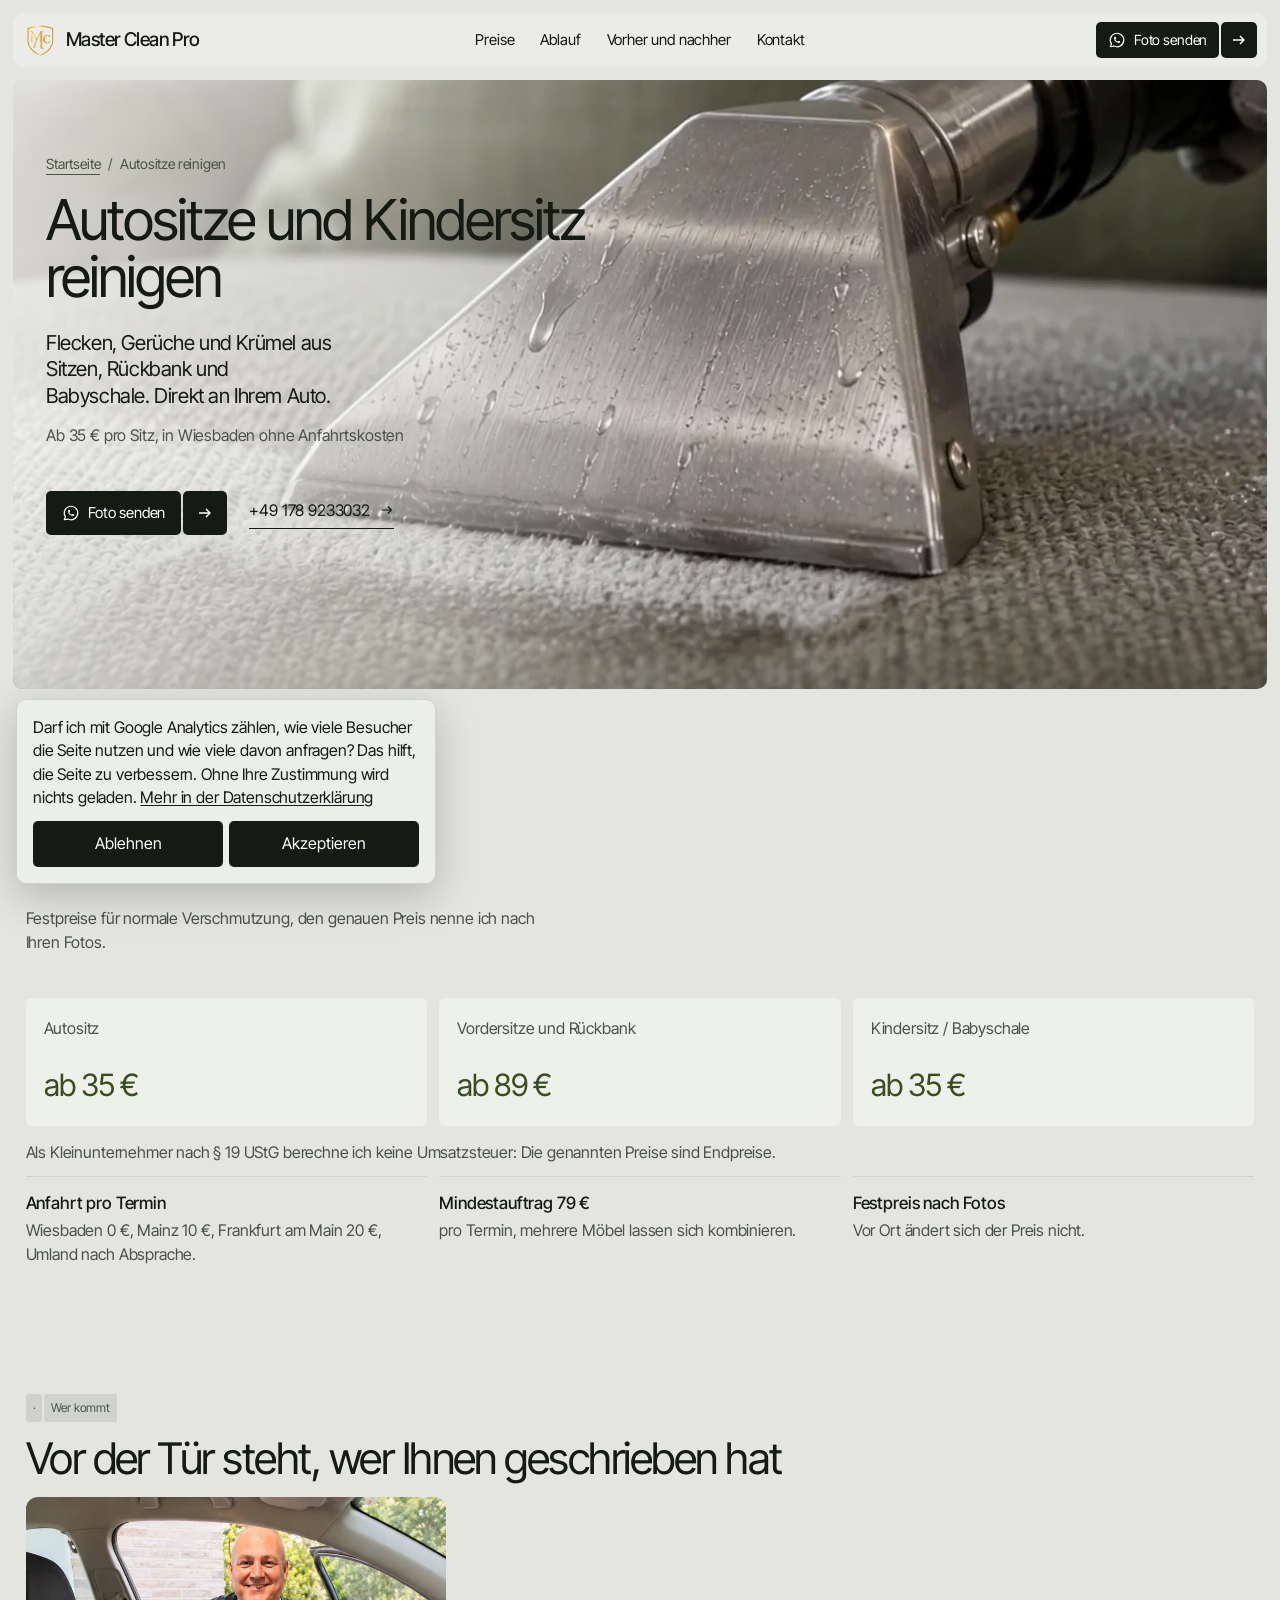
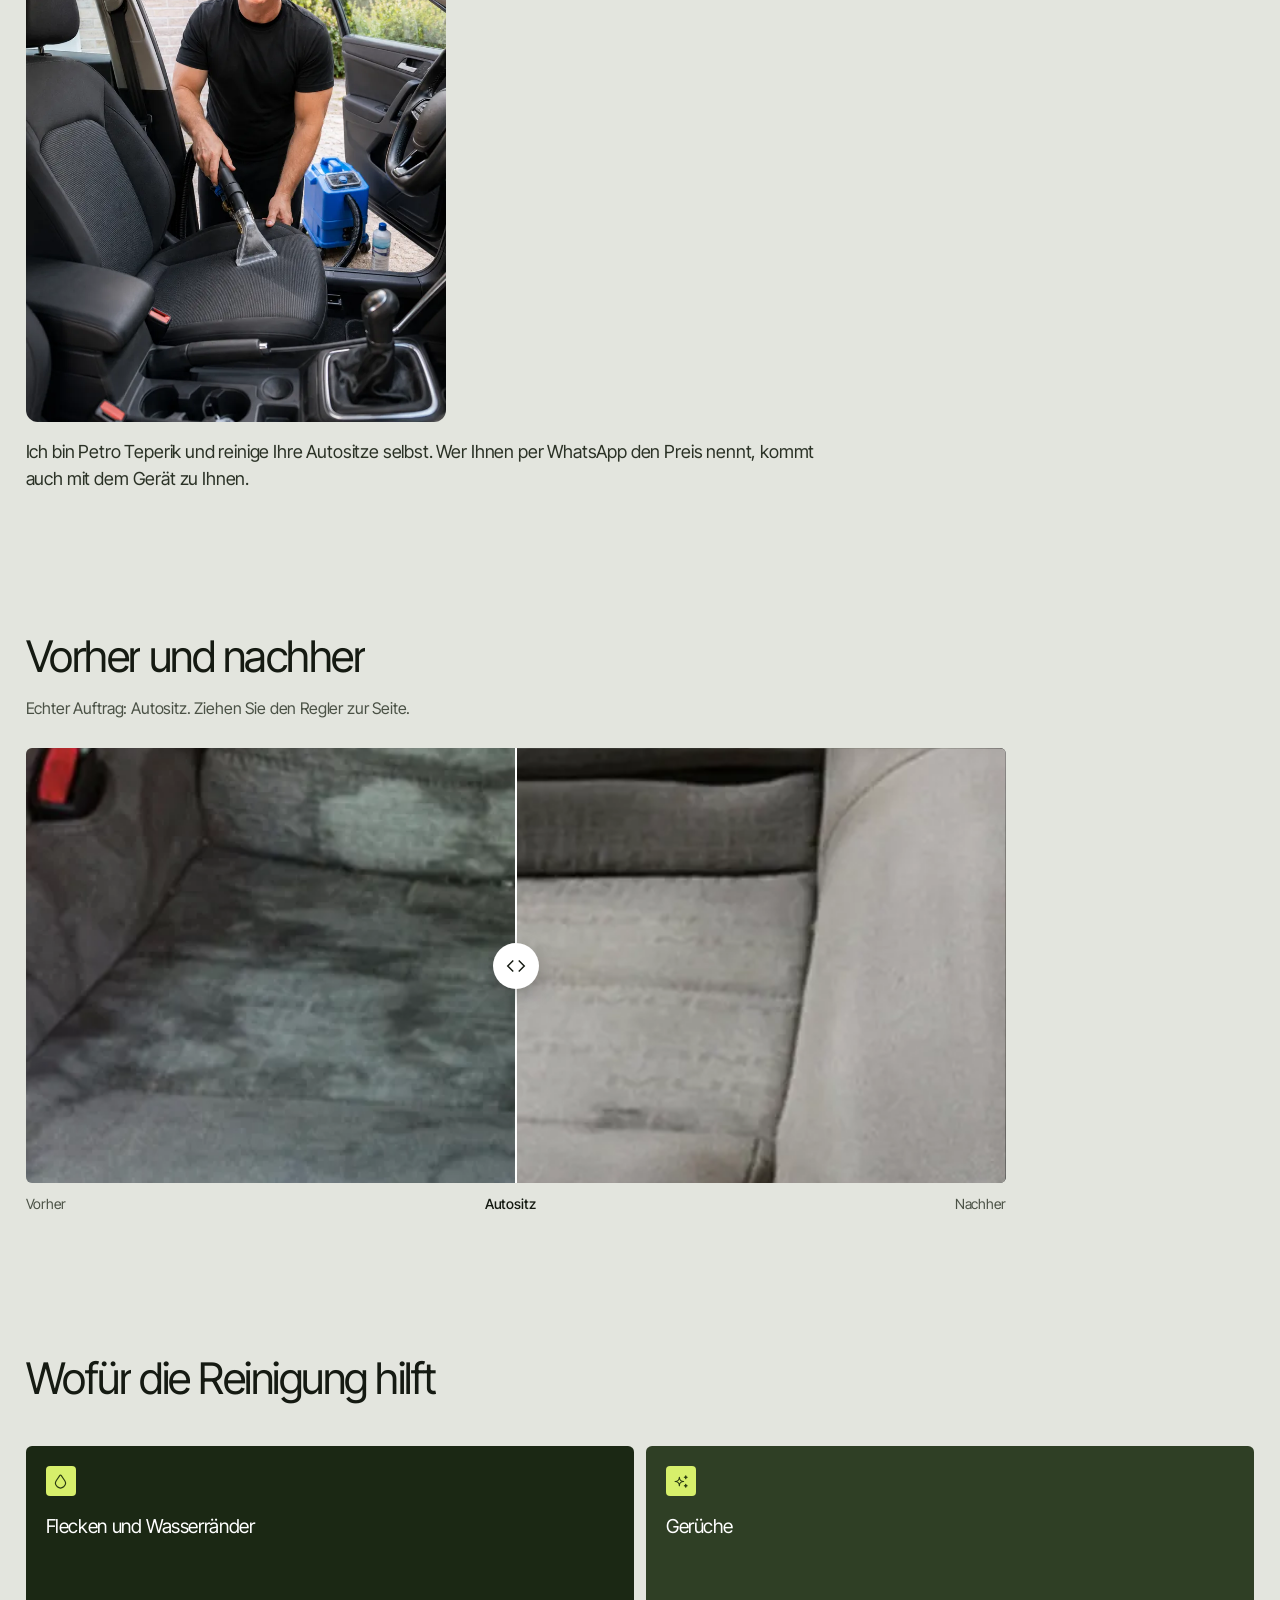
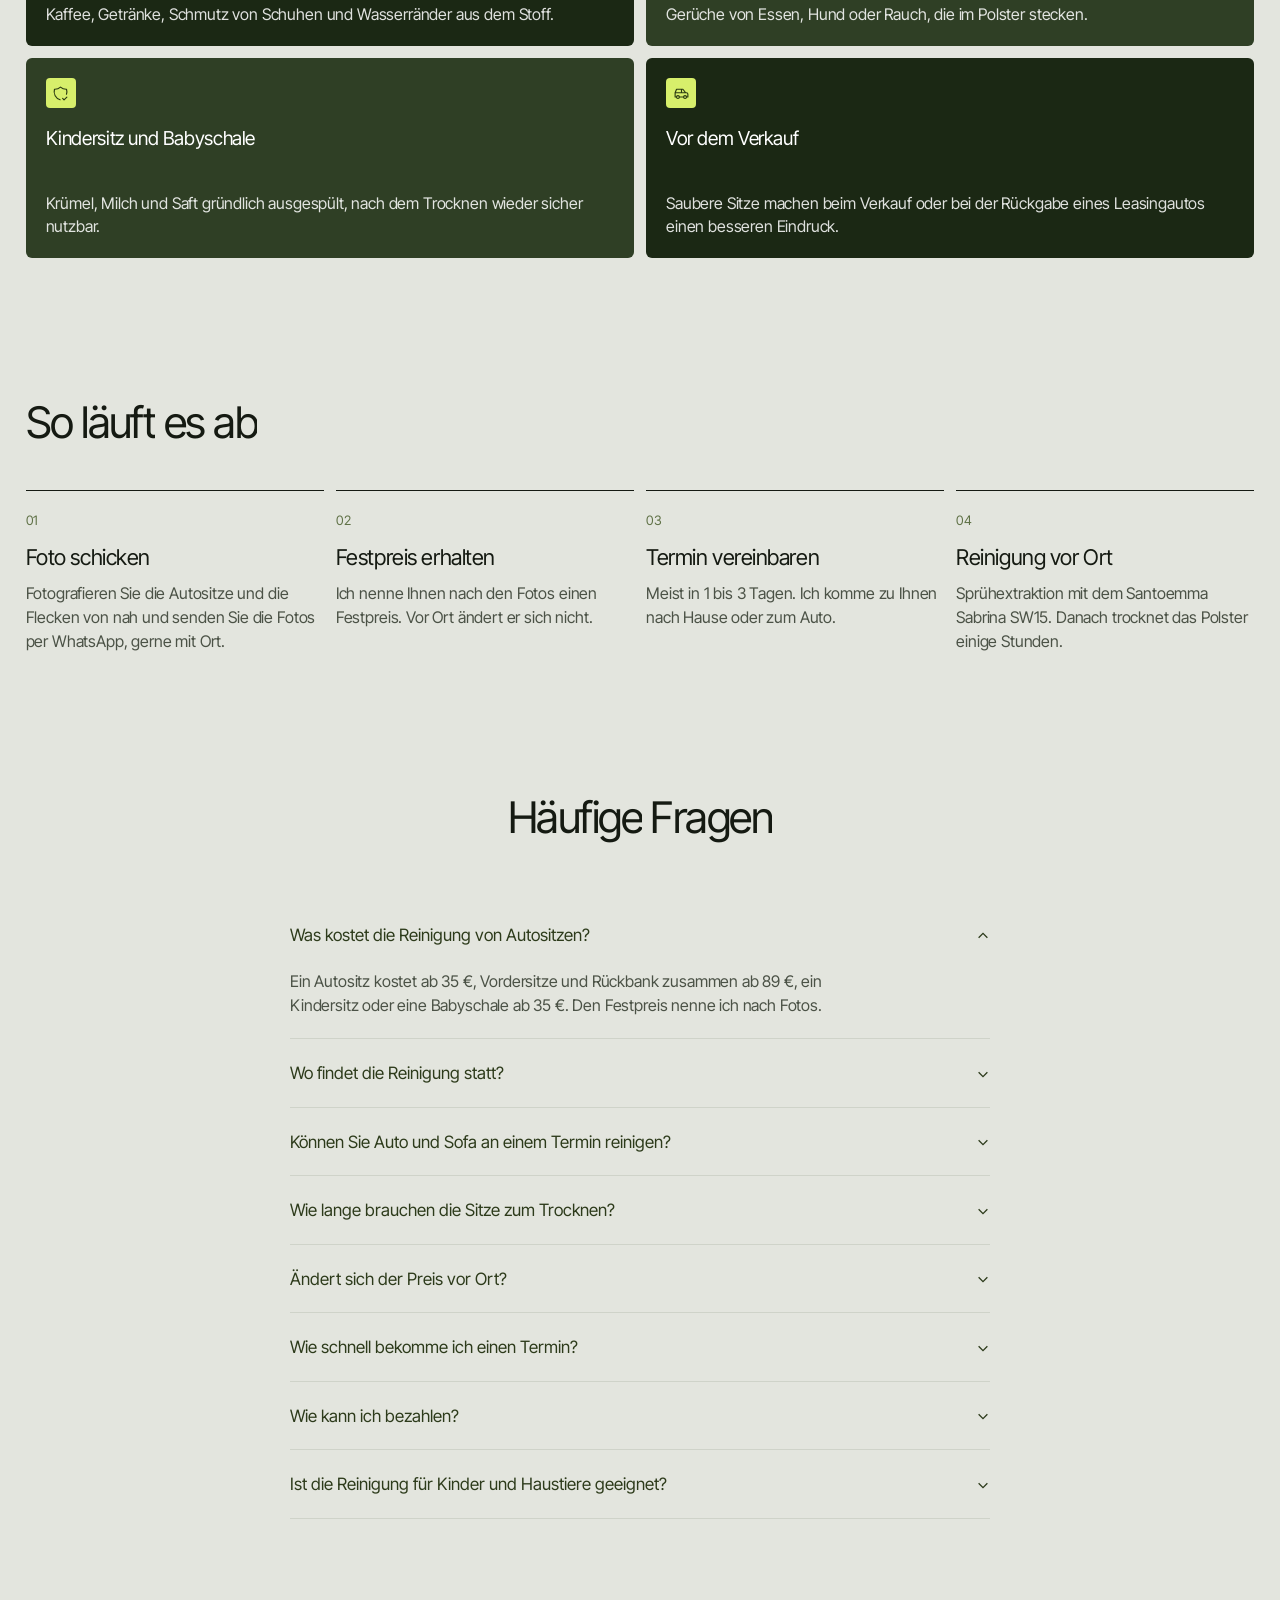
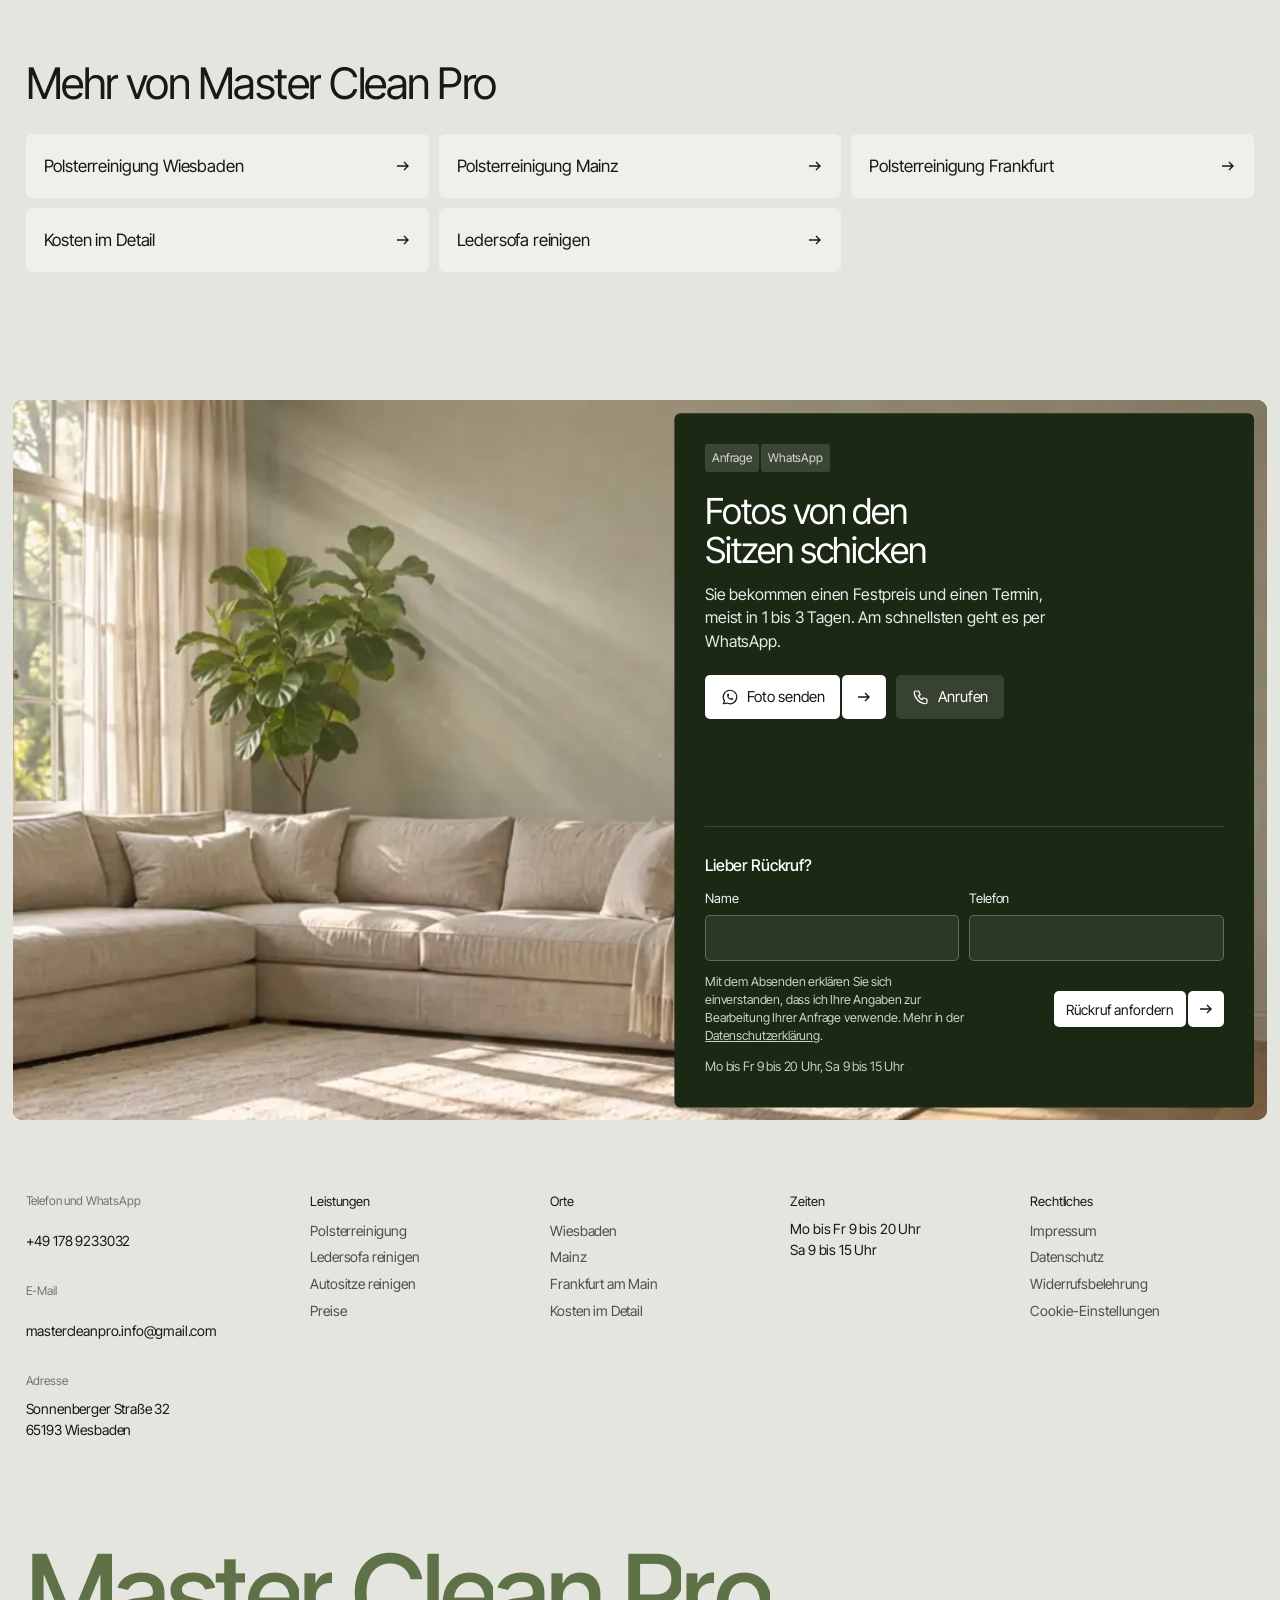
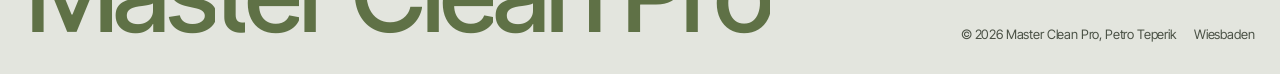
<file: autositze-reinigen.html>
<!doctype html>
<html lang="de">
<head>
<meta charset="utf-8">
<meta name="viewport" content="width=device-width, initial-scale=1">
<title>Autositze reinigen in Wiesbaden, Mainz, Frankfurt: ab 35 € | Master Clean Pro</title>
<meta name="description" content="Autositze, Rückbank und Kindersitz vor Ort reinigen lassen: ab 35 € pro Sitz, komplett ab 89 €. Festpreis nach Fotos per WhatsApp, Anfahrt in Wiesbaden ohne Aufpreis, Mainz 10 €, Frankfurt 20 €.">
<link rel="canonical" href="https://mastercleanpro.de/autositze-reinigen.html">
<meta property="og:type" content="website"><meta property="og:title" content="Autositze reinigen in Wiesbaden, Mainz, Frankfurt: ab 35 € | Master Clean Pro"><meta property="og:description" content="Autositze, Rückbank und Kindersitz vor Ort reinigen lassen: ab 35 € pro Sitz, komplett ab 89 €. Festpreis nach Fotos per WhatsApp, Anfahrt in Wiesbaden ohne Aufpreis, Mainz 10 €, Frankfurt 20 €.">
<meta property="og:image" content="https://mastercleanpro.de/assets/img/og-share.jpg"><meta property="og:image:width" content="1200"><meta property="og:image:height" content="630">
<meta property="og:locale" content="de_DE"><meta name="theme-color" content="#e3e5de">
<link rel="icon" href="assets/img/mark.png">
<link rel="preload" href="assets/fonts/inter-tight-latin.woff2" as="font" type="font/woff2" crossorigin>
<link rel="stylesheet" href="assets/site.css">
<script type="application/ld+json">{"@context": "https://schema.org", "@graph": [{"@type": "BreadcrumbList", "itemListElement": [{"@type": "ListItem", "position": 1, "name": "Startseite", "item": "https://mastercleanpro.de/"}, {"@type": "ListItem", "position": 2, "name": "Autositze reinigen", "item": "https://mastercleanpro.de/autositze-reinigen.html"}]}, {"@type": "Service", "name": "Autositzreinigung", "serviceType": "Autositzreinigung", "provider": {"@id": "https://mastercleanpro.de/#business", "@type": "LocalBusiness", "name": "Master Clean Pro", "telephone": "+49 178 9233032", "address": {"@type": "PostalAddress", "streetAddress": "Sonnenberger Straße 32", "postalCode": "65193", "addressLocality": "Wiesbaden", "addressCountry": "DE"}}, "areaServed": [{"@type": "City", "name": "Wiesbaden"}, {"@type": "City", "name": "Mainz"}, {"@type": "City", "name": "Frankfurt am Main"}]}, {"@type": "FAQPage", "mainEntity": [{"@type": "Question", "name": "Was kostet die Reinigung von Autositzen?", "acceptedAnswer": {"@type": "Answer", "text": "Ein Autositz kostet ab 35 €, Vordersitze und Rückbank zusammen ab 89 €, ein Kindersitz oder eine Babyschale ab 35 €. Den Festpreis nenne ich nach Fotos."}}, {"@type": "Question", "name": "Wo findet die Reinigung statt?", "acceptedAnswer": {"@type": "Answer", "text": "Direkt an Ihrem Auto, zum Beispiel vor Ihrem Haus. Ich bringe das Sprühextraktionsgerät mit."}}, {"@type": "Question", "name": "Können Sie Auto und Sofa an einem Termin reinigen?", "acceptedAnswer": {"@type": "Answer", "text": "Ja, gerne. Dann zählt beides zusammen zum Mindestauftrag von 79 € pro Termin."}}, {"@type": "Question", "name": "Wie lange brauchen die Sitze zum Trocknen?", "acceptedAnswer": {"@type": "Answer", "text": "In der Regel einige Stunden, je nach Stoff, Temperatur und Belüftung. Lassen Sie die Fenster am besten einen Spalt offen."}}, {"@type": "Question", "name": "Ändert sich der Preis vor Ort?", "acceptedAnswer": {"@type": "Answer", "text": "Nein. Der Preis, den ich nach Ihren Fotos nenne, ist ein Festpreis. Vor Ort kommt nichts dazu."}}, {"@type": "Question", "name": "Wie schnell bekomme ich einen Termin?", "acceptedAnswer": {"@type": "Answer", "text": "Meist in 1 bis 3 Tagen. Schicken Sie die Fotos, dann schlage ich Ihnen gleich einen Termin vor."}}, {"@type": "Question", "name": "Wie kann ich bezahlen?", "acceptedAnswer": {"@type": "Answer", "text": "Bar, per Überweisung oder mit PayPal."}}, {"@type": "Question", "name": "Ist die Reinigung für Kinder und Haustiere geeignet?", "acceptedAnswer": {"@type": "Answer", "text": "Ja. Ich spüle das Polster mit dem Extraktionsgerät gründlich aus, sodass Schmutz und Rückstände entfernt werden. Nach dem vollständigen Trocknen kann das Möbelstück wieder sicher genutzt werden."}}]}]}</script>
</head>
<body id="top" class="subpage">
<a class="skip" href="#main">Zum Inhalt springen</a>
<header class="nav" id="nav">
  <a class="logo" href="/#top" aria-label="Master Clean Pro, Startseite"><img src="assets/img/mark.png" alt="" width="30" height="32">Master Clean Pro</a>
  <nav class="links" aria-label="Hauptmenü">
    <a href="/#preise">Preise</a><a href="/#ablauf">Ablauf</a><a href="/#vorher-nachher">Vorher und nachher</a><a href="/#kontakt">Kontakt</a>
  </nav>
  <a class="btn" href="https://wa.me/491789233032?text=Hallo%20Petro%2C%20ich%20m%C3%B6chte%20eine%20Reinigung%20anfragen.%20Fotos%20und%20meinen%20Ort%20schicke%20ich%20gleich." target="_blank" rel="noopener"><span class="lb"><svg class="i" viewBox="0 0 24 24" fill="none" stroke="currentColor" stroke-width="1.6" stroke-linecap="round" stroke-linejoin="round" aria-hidden="true"><path d="M3 21l1.65 -3.8a9 9 0 1 1 3.4 2.9l-5.05 .9" /> <path d="M9 10a.5 .5 0 0 0 1 0v-1a.5 .5 0 0 0 -1 0v1a5 5 0 0 0 5 5h1a.5 .5 0 0 0 0 -1h-1a.5 .5 0 0 0 0 1" /></svg>Foto senden</span><span class="sq" aria-hidden="true"><svg viewBox="0 0 16 16"><path d="M2 8h11M9 4l4 4-4 4"/></svg><svg viewBox="0 0 16 16"><path d="M2 8h11M9 4l4 4-4 4"/></svg></span></a>
  <button class="burger" id="burger" aria-label="Menü öffnen" aria-expanded="false" aria-controls="mnav"><i></i></button>
</header>
<div class="mnav" id="mnav" aria-hidden="true">
  <a href="/#preise">Preise</a><a href="/#ablauf">Ablauf</a><a href="/#vorher-nachher">Vorher und nachher</a><a href="/#kontakt">Kontakt</a>
  <a class="btn" href="https://wa.me/491789233032?text=Hallo%20Petro%2C%20ich%20m%C3%B6chte%20eine%20Reinigung%20anfragen.%20Fotos%20und%20meinen%20Ort%20schicke%20ich%20gleich." target="_blank" rel="noopener"><span class="lb"><svg class="i" viewBox="0 0 24 24" fill="none" stroke="currentColor" stroke-width="1.6" stroke-linecap="round" stroke-linejoin="round" aria-hidden="true"><path d="M3 21l1.65 -3.8a9 9 0 1 1 3.4 2.9l-5.05 .9" /> <path d="M9 10a.5 .5 0 0 0 1 0v-1a.5 .5 0 0 0 -1 0v1a5 5 0 0 0 5 5h1a.5 .5 0 0 0 0 -1h-1a.5 .5 0 0 0 0 1" /></svg>Foto senden</span><span class="sq" aria-hidden="true"><svg viewBox="0 0 16 16"><path d="M2 8h11M9 4l4 4-4 4"/></svg><svg viewBox="0 0 16 16"><path d="M2 8h11M9 4l4 4-4 4"/></svg></span></a>
</div>

<main id="main">
<section class="hero subhero" aria-label="Autositze und Kindersitz reinigen">
  <div class="frame">
    <div class="media" id="heroMedia"><video class="vid" muted loop playsinline preload="none" poster="assets/img/schritte-poster.webp" data-src="assets/video/schritte.mp4" data-src-m="assets/video/schritte-m.mp4" aria-hidden="true"></video></div>
    <div class="veil"></div>
    <div class="copy" id="heroCopy">
      <nav class="crumbs rv" aria-label="Brotkrumen"><a href="/">Startseite</a><span aria-hidden="true">/</span><span>Autositze reinigen</span></nav>
      <h1 class="split">Autositze und Kindersitz reinigen</h1>
      <p class="sub rv" data-d="350">Flecken, Gerüche und Krümel aus Sitzen, Rückbank und Babyschale. Direkt an Ihrem Auto.</p>
      <p class="facts rv" data-d="500">Ab 35 € pro Sitz, in Wiesbaden ohne Anfahrtskosten</p>
      <div class="acts rv" data-d="650">
        <a class="btn" href="https://wa.me/491789233032?text=Hallo%20Petro%2C%20ich%20m%C3%B6chte%20Autositze%20reinigen%20lassen.%20Fotos%20und%20meinen%20Ort%20schicke%20ich%20gleich." target="_blank" rel="noopener"><span class="lb"><svg class="i" viewBox="0 0 24 24" fill="none" stroke="currentColor" stroke-width="1.6" stroke-linecap="round" stroke-linejoin="round" aria-hidden="true"><path d="M3 21l1.65 -3.8a9 9 0 1 1 3.4 2.9l-5.05 .9" /> <path d="M9 10a.5 .5 0 0 0 1 0v-1a.5 .5 0 0 0 -1 0v1a5 5 0 0 0 5 5h1a.5 .5 0 0 0 0 -1h-1a.5 .5 0 0 0 0 1" /></svg>Foto senden</span><span class="sq" aria-hidden="true"><svg viewBox="0 0 16 16"><path d="M2 8h11M9 4l4 4-4 4"/></svg><svg viewBox="0 0 16 16"><path d="M2 8h11M9 4l4 4-4 4"/></svg></span></a>
        <a class="lnk" href="tel:+491789233032">+49 178 9233032 <svg viewBox="0 0 16 16"><path d="M2 8h11M9 4l4 4-4 4"/></svg></a>
      </div>
    </div>
  </div>
</section>
<section class="sec prices" id="preise"><div class="inner"><h2 class="h2 split">Preise Autositze</h2><p class="lead rv">Festpreise für normale Verschmutzung, den genauen Preis nenne ich nach Ihren Fotos.</p>
<div class="pgrid"><div class="pc rv"><span>Autositz</span><b>ab 35 €</b></div><div class="pc rv"><span>Vordersitze und Rückbank</span><b>ab 89 €</b></div><div class="pc rv"><span>Kindersitz / Babyschale</span><b>ab 35 €</b></div></div>
<p class="ust rv">Als Kleinunternehmer nach § 19 UStG berechne ich keine Umsatzsteuer: Die genannten Preise sind Endpreise.</p>
<div class="pfoot"><div class="rv"><b>Anfahrt pro Termin</b>Wiesbaden 0 €, Mainz 10 €, Frankfurt am Main 20 €, Umland nach Absprache.</div><div class="rv"><b>Mindestauftrag 79 €</b>pro Termin, mehrere Möbel lassen sich kombinieren.</div><div class="rv"><b>Festpreis nach Fotos</b>Vor Ort ändert sich der Preis nicht.</div></div>
</div></section>
<section class="sec stext" style="padding-top:0"><div class="inner narrow"><span class="tag"><span>·</span><span>Wer kommt</span></span><h2 class="h2">Vor der Tür steht, wer Ihnen geschrieben hat</h2><img src="assets/img/petro-autositz.webp" width="800" height="1000" alt="Petro Teperik reinigt einen Autositz" style="width:100%;max-width:420px;height:auto;border-radius:12px;display:block;margin:16px 0" loading="lazy"><p class="lead">Ich bin Petro Teperik und reinige Ihre Autositze selbst. Wer Ihnen per WhatsApp den Preis nennt, kommt auch mit dem Gerät zu Ihnen.</p></div></section>

<section class="sec" style="padding-top:0"><div class="inner narrow2"><h2 class="h2 split">Vorher und nachher</h2><p class="lead rv">Echter Auftrag: Autositz. Ziehen Sie den Regler zur Seite.</p>
<div class="rv" style="margin-top:28px"><div class="ba wide" style="--x:50%"><img src="assets/img/auto-vorher.webp" width="712" height="492" alt="Autositz vor der Reinigung" loading="lazy"><img class="after" src="assets/img/auto-nachher.webp" width="712" height="492" alt="Autositz nach der Reinigung" loading="lazy"><div class="hand"><span><svg viewBox="0 0 24 24"><path d="M9 6l-6 6 6 6M15 6l6 6-6 6"/></svg></span></div><input type="range" min="0" max="100" value="50" aria-label="Vorher und nachher vergleichen: Autositz"></div>
<div class="bacap"><span>Vorher</span><b>Autositz</b><span>Nachher</span></div></div></div></section>
<section class="sec cards2" style="padding-top:0"><div class="inner"><h2 class="h2 split">Wofür die Reinigung hilft</h2><div class="c2grid"><div class="glass2 rv"><span class="chip"><svg class="i" viewBox="0 0 24 24" fill="none" stroke="currentColor" stroke-width="1.6" stroke-linecap="round" stroke-linejoin="round" aria-hidden="true"><path d="M7.502 19.423c2.602 2.105 6.395 2.105 8.996 0c2.602 -2.105 3.262 -5.708 1.566 -8.546l-4.89 -7.26c-.42 -.625 -1.287 -.803 -1.936 -.397a1.376 1.376 0 0 0 -.41 .397l-4.893 7.26c-1.695 2.838 -1.035 6.441 1.567 8.546z" /></svg></span><h3>Flecken und Wasserränder</h3><p>Kaffee, Getränke, Schmutz von Schuhen und Wasserränder aus dem Stoff.</p></div><div class="glass2 rv"><span class="chip"><svg class="i" viewBox="0 0 24 24" fill="none" stroke="currentColor" stroke-width="1.6" stroke-linecap="round" stroke-linejoin="round" aria-hidden="true"><path d="M16 18a2 2 0 0 1 2 2a2 2 0 0 1 2 -2a2 2 0 0 1 -2 -2a2 2 0 0 1 -2 2zm0 -12a2 2 0 0 1 2 2a2 2 0 0 1 2 -2a2 2 0 0 1 -2 -2a2 2 0 0 1 -2 2zm-7 12a6 6 0 0 1 6 -6a6 6 0 0 1 -6 -6a6 6 0 0 1 -6 6a6 6 0 0 1 6 6z" /></svg></span><h3>Gerüche</h3><p>Gerüche von Essen, Hund oder Rauch, die im Polster stecken.</p></div><div class="glass2 rv"><span class="chip"><svg class="i" viewBox="0 0 24 24" fill="none" stroke="currentColor" stroke-width="1.6" stroke-linecap="round" stroke-linejoin="round" aria-hidden="true"><path d="M11.46 20.846a12 12 0 0 1 -7.96 -14.846a12 12 0 0 0 8.5 -3a12 12 0 0 0 8.5 3a12 12 0 0 1 -.09 7.06" /> <path d="M15 19l2 2l4 -4" /></svg></span><h3>Kindersitz und Babyschale</h3><p>Krümel, Milch und Saft gründlich ausgespült, nach dem Trocknen wieder sicher nutzbar.</p></div><div class="glass2 rv"><span class="chip"><svg class="i" viewBox="0 0 24 24" fill="none" stroke="currentColor" stroke-width="1.6" stroke-linecap="round" stroke-linejoin="round" aria-hidden="true"><path d="M7 17m-2 0a2 2 0 1 0 4 0a2 2 0 1 0 -4 0" /> <path d="M17 17m-2 0a2 2 0 1 0 4 0a2 2 0 1 0 -4 0" /> <path d="M5 17h-2v-6l2 -5h9l4 5h1a2 2 0 0 1 2 2v4h-2m-4 0h-6m-6 -6h15m-6 0v-5" /></svg></span><h3>Vor dem Verkauf</h3><p>Saubere Sitze machen beim Verkauf oder bei der Rückgabe eines Leasingautos einen besseren Eindruck.</p></div></div></div></section>
<section class="sec nsteps" style="padding-top:0"><div class="inner"><h2 class="h2 split">So läuft es ab</h2><ol><li class="rv"><span class="no">01</span><h3>Foto schicken</h3><p>Fotografieren Sie die Autositze und die Flecken von nah und senden Sie die Fotos per WhatsApp, gerne mit Ort.</p></li><li class="rv"><span class="no">02</span><h3>Festpreis erhalten</h3><p>Ich nenne Ihnen nach den Fotos einen Festpreis. Vor Ort ändert er sich nicht.</p></li><li class="rv"><span class="no">03</span><h3>Termin vereinbaren</h3><p>Meist in 1 bis 3 Tagen. Ich komme zu Ihnen nach Hause oder zum Auto.</p></li><li class="rv"><span class="no">04</span><h3>Reinigung vor Ort</h3><p>Sprühextraktion mit dem Santoemma Sabrina SW15. Danach trocknet das Polster einige Stunden.</p></li></ol></div></section>
<section class="sec faq" id="fragen" style="padding-top:0"><div class="inner"><h2 class="h2 split">Häufige Fragen</h2><ul id="faq"><li class="rv open"><button aria-expanded="true">Was kostet die Reinigung von Autositzen?<svg viewBox="0 0 16 16"><path d="m3 6 5 5 5-5"/></svg></button><div class="a"><div><p>Ein Autositz kostet ab 35 €, Vordersitze und Rückbank zusammen ab 89 €, ein Kindersitz oder eine Babyschale ab 35 €. Den Festpreis nenne ich nach Fotos.</p></div></div></li><li class="rv"><button aria-expanded="false">Wo findet die Reinigung statt?<svg viewBox="0 0 16 16"><path d="m3 6 5 5 5-5"/></svg></button><div class="a"><div><p>Direkt an Ihrem Auto, zum Beispiel vor Ihrem Haus. Ich bringe das Sprühextraktionsgerät mit.</p></div></div></li><li class="rv"><button aria-expanded="false">Können Sie Auto und Sofa an einem Termin reinigen?<svg viewBox="0 0 16 16"><path d="m3 6 5 5 5-5"/></svg></button><div class="a"><div><p>Ja, gerne. Dann zählt beides zusammen zum Mindestauftrag von 79 € pro Termin.</p></div></div></li><li class="rv"><button aria-expanded="false">Wie lange brauchen die Sitze zum Trocknen?<svg viewBox="0 0 16 16"><path d="m3 6 5 5 5-5"/></svg></button><div class="a"><div><p>In der Regel einige Stunden, je nach Stoff, Temperatur und Belüftung. Lassen Sie die Fenster am besten einen Spalt offen.</p></div></div></li><li class="rv"><button aria-expanded="false">Ändert sich der Preis vor Ort?<svg viewBox="0 0 16 16"><path d="m3 6 5 5 5-5"/></svg></button><div class="a"><div><p>Nein. Der Preis, den ich nach Ihren Fotos nenne, ist ein Festpreis. Vor Ort kommt nichts dazu.</p></div></div></li><li class="rv"><button aria-expanded="false">Wie schnell bekomme ich einen Termin?<svg viewBox="0 0 16 16"><path d="m3 6 5 5 5-5"/></svg></button><div class="a"><div><p>Meist in 1 bis 3 Tagen. Schicken Sie die Fotos, dann schlage ich Ihnen gleich einen Termin vor.</p></div></div></li><li class="rv"><button aria-expanded="false">Wie kann ich bezahlen?<svg viewBox="0 0 16 16"><path d="m3 6 5 5 5-5"/></svg></button><div class="a"><div><p>Bar, per Überweisung oder mit PayPal.</p></div></div></li><li class="rv"><button aria-expanded="false">Ist die Reinigung für Kinder und Haustiere geeignet?<svg viewBox="0 0 16 16"><path d="m3 6 5 5 5-5"/></svg></button><div class="a"><div><p>Ja. Ich spüle das Polster mit dem Extraktionsgerät gründlich aus, sodass Schmutz und Rückstände entfernt werden. Nach dem vollständigen Trocknen kann das Möbelstück wieder sicher genutzt werden.</p></div></div></li></ul></div></section>
<section class="sec rels" style="padding-top:0"><div class="inner"><h2 class="h2 split">Mehr von Master Clean Pro</h2><div class="rgrid"><a class="rl rv" href="/">Polsterreinigung Wiesbaden<svg viewBox="0 0 16 16"><path d="M2 8h11M9 4l4 4-4 4"/></svg></a><a class="rl rv" href="polsterreinigung-mainz.html">Polsterreinigung Mainz<svg viewBox="0 0 16 16"><path d="M2 8h11M9 4l4 4-4 4"/></svg></a><a class="rl rv" href="polsterreinigung-frankfurt.html">Polsterreinigung Frankfurt<svg viewBox="0 0 16 16"><path d="M2 8h11M9 4l4 4-4 4"/></svg></a><a class="rl rv" href="polsterreinigung-kosten.html">Kosten im Detail<svg viewBox="0 0 16 16"><path d="M2 8h11M9 4l4 4-4 4"/></svg></a><a class="rl rv" href="ledersofa-reinigen.html">Ledersofa reinigen<svg viewBox="0 0 16 16"><path d="M2 8h11M9 4l4 4-4 4"/></svg></a></div></div></section>
<section class="cta" id="kontakt" aria-labelledby="t-cta">
  <div class="frame" id="ctaFrame">
    <div class="bg" id="ctaBg" aria-hidden="true"><video class="vid" muted loop playsinline preload="none" poster="assets/img/anfrage-poster.webp" data-src="assets/video/anfrage.mp4" data-src-m="assets/video/anfrage-m.mp4"></video></div>
    <div class="panel on-dark" id="ctaPanel">
      <span class="tag on-dark"><span>Anfrage</span><span>WhatsApp</span></span>
      <h2 class="split" id="t-cta">Fotos von den Sitzen schicken</h2>
      <p class="ptxt">Sie bekommen einen Festpreis und einen Termin, meist in 1 bis 3 Tagen. Am schnellsten geht es per WhatsApp.</p>
      <div class="acts">
        <a class="btn light" href="https://wa.me/491789233032?text=Hallo%20Petro%2C%20ich%20m%C3%B6chte%20Autositze%20reinigen%20lassen.%20Fotos%20und%20meinen%20Ort%20schicke%20ich%20gleich." target="_blank" rel="noopener"><span class="lb"><svg class="i" viewBox="0 0 24 24" fill="none" stroke="currentColor" stroke-width="1.6" stroke-linecap="round" stroke-linejoin="round" aria-hidden="true"><path d="M3 21l1.65 -3.8a9 9 0 1 1 3.4 2.9l-5.05 .9" /> <path d="M9 10a.5 .5 0 0 0 1 0v-1a.5 .5 0 0 0 -1 0v1a5 5 0 0 0 5 5h1a.5 .5 0 0 0 0 -1h-1a.5 .5 0 0 0 0 1" /></svg>Foto senden</span><span class="sq" aria-hidden="true"><svg viewBox="0 0 16 16"><path d="M2 8h11M9 4l4 4-4 4"/></svg><svg viewBox="0 0 16 16"><path d="M2 8h11M9 4l4 4-4 4"/></svg></span></a>
        <a class="btn" href="tel:+491789233032"><span class="lb" style="background:rgba(255,255,255,.12)"><svg class="i" viewBox="0 0 24 24" fill="none" stroke="currentColor" stroke-width="1.6" stroke-linecap="round" stroke-linejoin="round" aria-hidden="true"><path d="M5 4h4l2 5l-2.5 1.5a11 11 0 0 0 5 5l1.5 -2.5l5 2v4a2 2 0 0 1 -2 2a16 16 0 0 1 -15 -15a2 2 0 0 1 2 -2" /></svg>Anrufen</span></a>
      </div>
      <form class="form" id="form" action="mailto:mastercleanpro.info@gmail.com" method="post" enctype="text/plain" novalidate>
        <h3>Lieber Rückruf?</h3>
        <div class="flds"><label>Name<input name="name" autocomplete="name" required></label><label>Telefon<input name="phone" type="tel" autocomplete="tel" inputmode="tel" required></label></div>
        <label class="hp" aria-hidden="true">Website<input name="website" tabindex="-1" autocomplete="off"></label>
        <div class="row2"><small>Mit dem Absenden erklären Sie sich einverstanden, dass ich Ihre Angaben zur Bearbeitung Ihrer Anfrage verwende. Mehr in der <a href="datenschutz.html">Datenschutzerklärung</a>.</small>
        <button class="btn light sm" type="submit"><span class="lb">Rückruf anfordern</span><span class="sq" aria-hidden="true"><svg viewBox="0 0 16 16"><path d="M2 8h11M9 4l4 4-4 4"/></svg><svg viewBox="0 0 16 16"><path d="M2 8h11M9 4l4 4-4 4"/></svg></span></button></div>
        <p class="st" id="formSt" role="status" hidden></p>
      </form>
      <p class="hours">Mo bis Fr 9 bis 20 Uhr, Sa 9 bis 15 Uhr</p>
    </div>
  </div>
</section>
</main>
<footer class="foot">
  <div class="inner">
    <div class="fgrid">
      <div>
        <h6>Telefon und WhatsApp</h6><div class="v"><a href="tel:+491789233032">+49 178 9233032</a></div>
        <h6>E-Mail</h6><div class="v"><a href="mailto:mastercleanpro.info@gmail.com">mastercleanpro.info@gmail.com</a></div>
        <h6>Adresse</h6><div class="v">Sonnenberger Straße 32<br>65193 Wiesbaden</div>
      </div>
      <div><div class="t">Leistungen</div>
        <a class="l" href="/#leistungen">Polsterreinigung</a><a class="l" href="ledersofa-reinigen.html">Ledersofa reinigen</a><a class="l" href="autositze-reinigen.html">Autositze reinigen</a><a class="l" href="/#preise">Preise</a></div>
      <div><div class="t">Orte</div>
        <a class="l" href="/#gebiet">Wiesbaden</a><a class="l" href="polsterreinigung-mainz.html">Mainz</a><a class="l" href="polsterreinigung-frankfurt.html">Frankfurt am Main</a><a class="l" href="polsterreinigung-kosten.html">Kosten im Detail</a></div>
      <div><div class="t">Zeiten</div>
        <div class="v">Mo bis Fr 9 bis 20 Uhr<br>Sa 9 bis 15 Uhr</div></div>
      <div><div class="t">Rechtliches</div>
        <a class="l" href="impressum.html">Impressum</a><a class="l" href="datenschutz.html">Datenschutz</a><a class="l" href="widerruf.html">Widerrufsbelehrung</a><button type="button" class="l cset" data-consent-open>Cookie-Einstellungen</button></div>
    </div>
    <div class="fbot">
      <div class="word" id="fword" data-word="Master Clean Pro" aria-hidden="true"></div>
      <div class="fmeta"><span>© 2026 Master Clean Pro, Petro Teperik</span><span>Wiesbaden</span></div>
    </div>
  </div>
</footer>
<script src="assets/js/consent.js" defer></script>

<div class="mbar" id="mbar">
  <a href="https://wa.me/491789233032?text=Hallo%20Petro%2C%20ich%20m%C3%B6chte%20eine%20Reinigung%20anfragen.%20Fotos%20und%20meinen%20Ort%20schicke%20ich%20gleich." target="_blank" rel="noopener"><svg class="i" viewBox="0 0 24 24" fill="none" stroke="currentColor" stroke-width="1.6" stroke-linecap="round" stroke-linejoin="round" aria-hidden="true"><path d="M3 21l1.65 -3.8a9 9 0 1 1 3.4 2.9l-5.05 .9" /> <path d="M9 10a.5 .5 0 0 0 1 0v-1a.5 .5 0 0 0 -1 0v1a5 5 0 0 0 5 5h1a.5 .5 0 0 0 0 -1h-1a.5 .5 0 0 0 0 1" /></svg>Foto senden</a>
  <a href="tel:+491789233032"><svg class="i" viewBox="0 0 24 24" fill="none" stroke="currentColor" stroke-width="1.6" stroke-linecap="round" stroke-linejoin="round" aria-hidden="true"><path d="M5 4h4l2 5l-2.5 1.5a11 11 0 0 0 5 5l1.5 -2.5l5 2v4a2 2 0 0 1 -2 2a16 16 0 0 1 -15 -15a2 2 0 0 1 2 -2" /></svg>Anrufen</a>
</div>

<script src="assets/js/lenis.min.js" defer></script>
<script src="assets/js/site.js" defer></script>
</body>
</html>
</file>
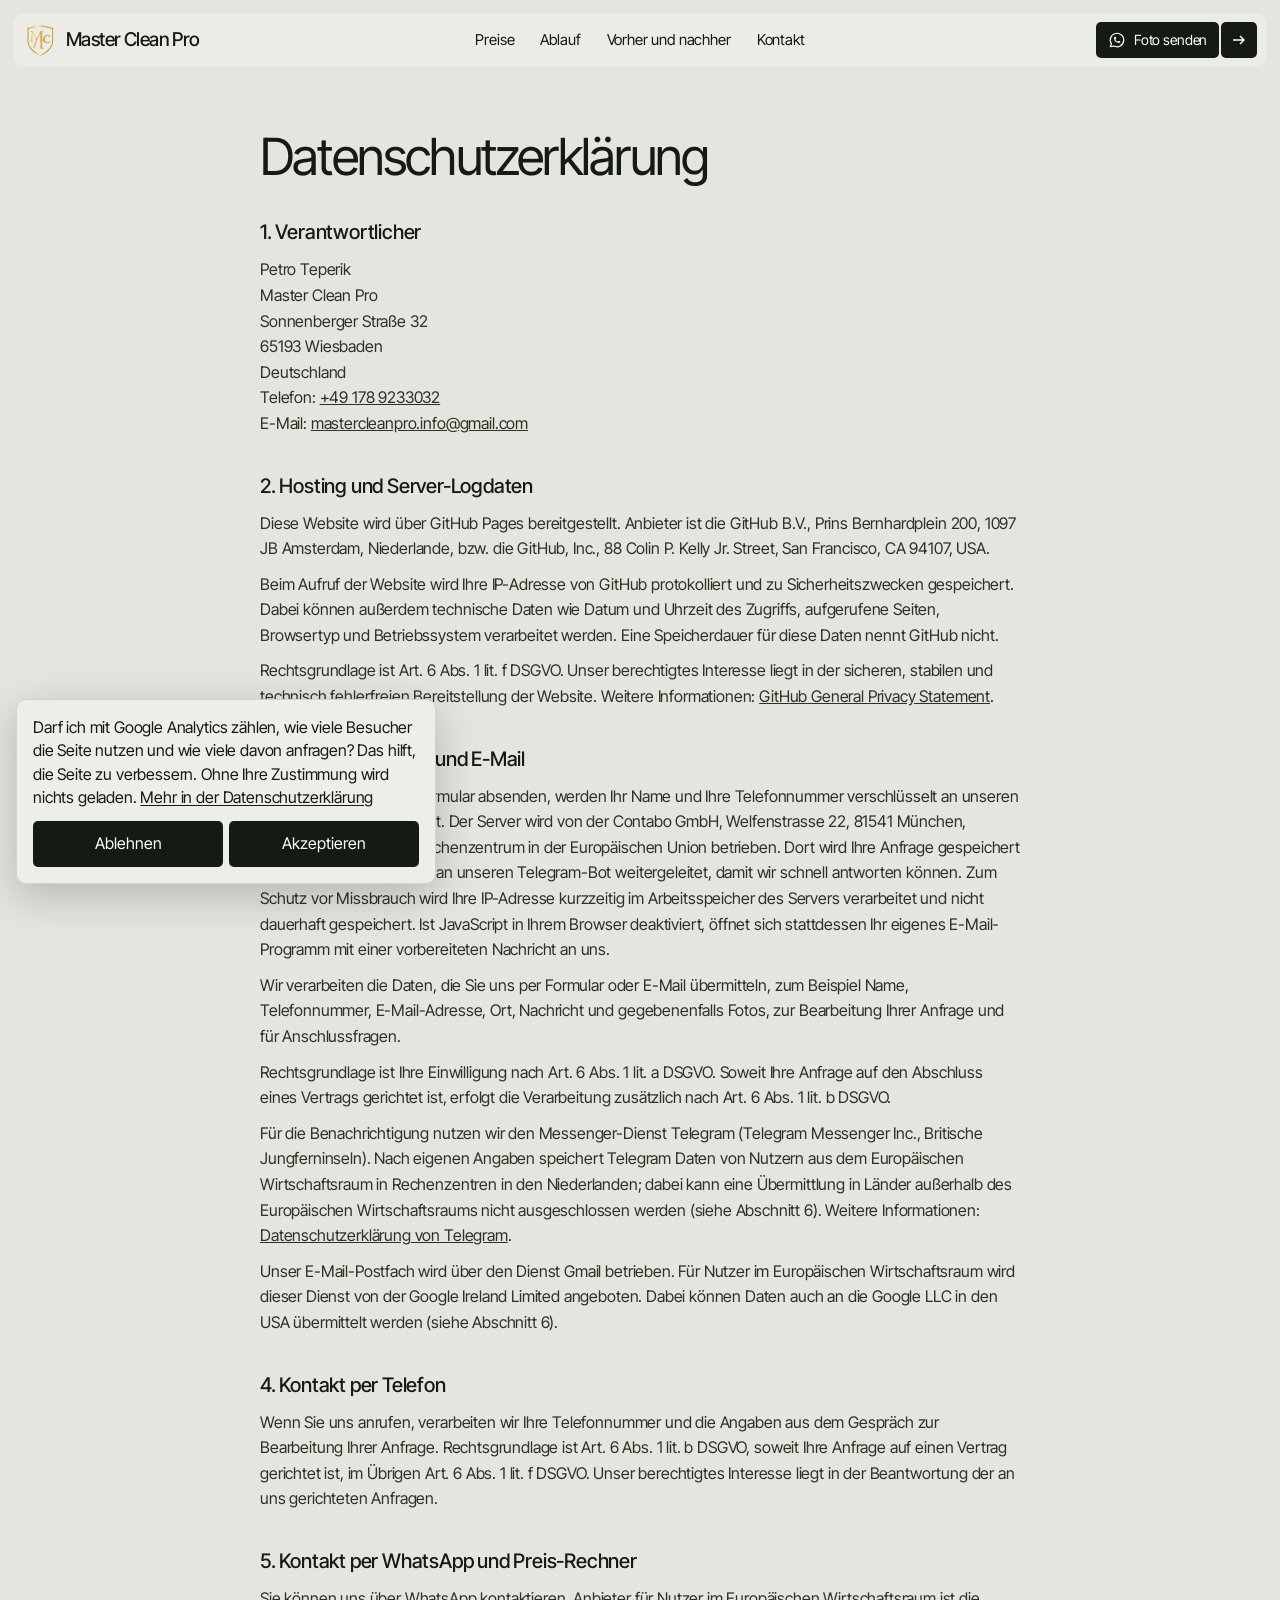
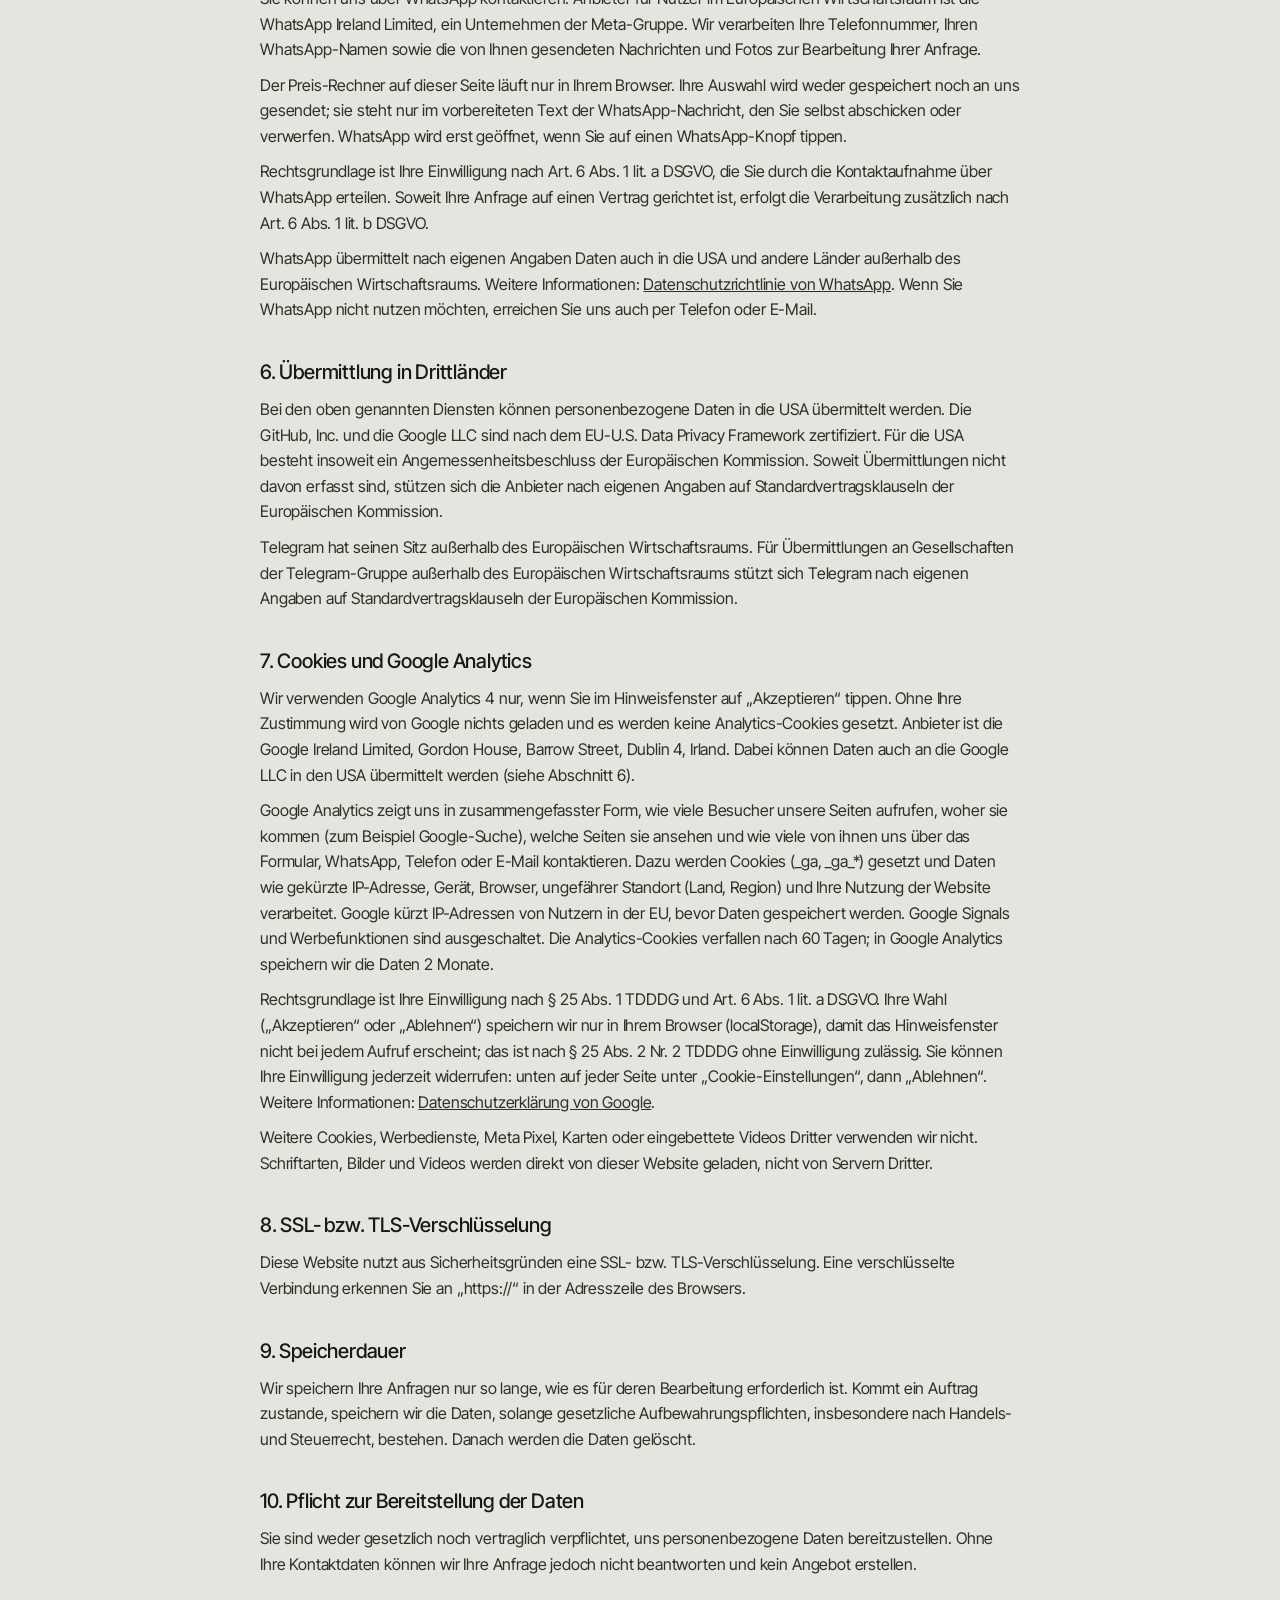
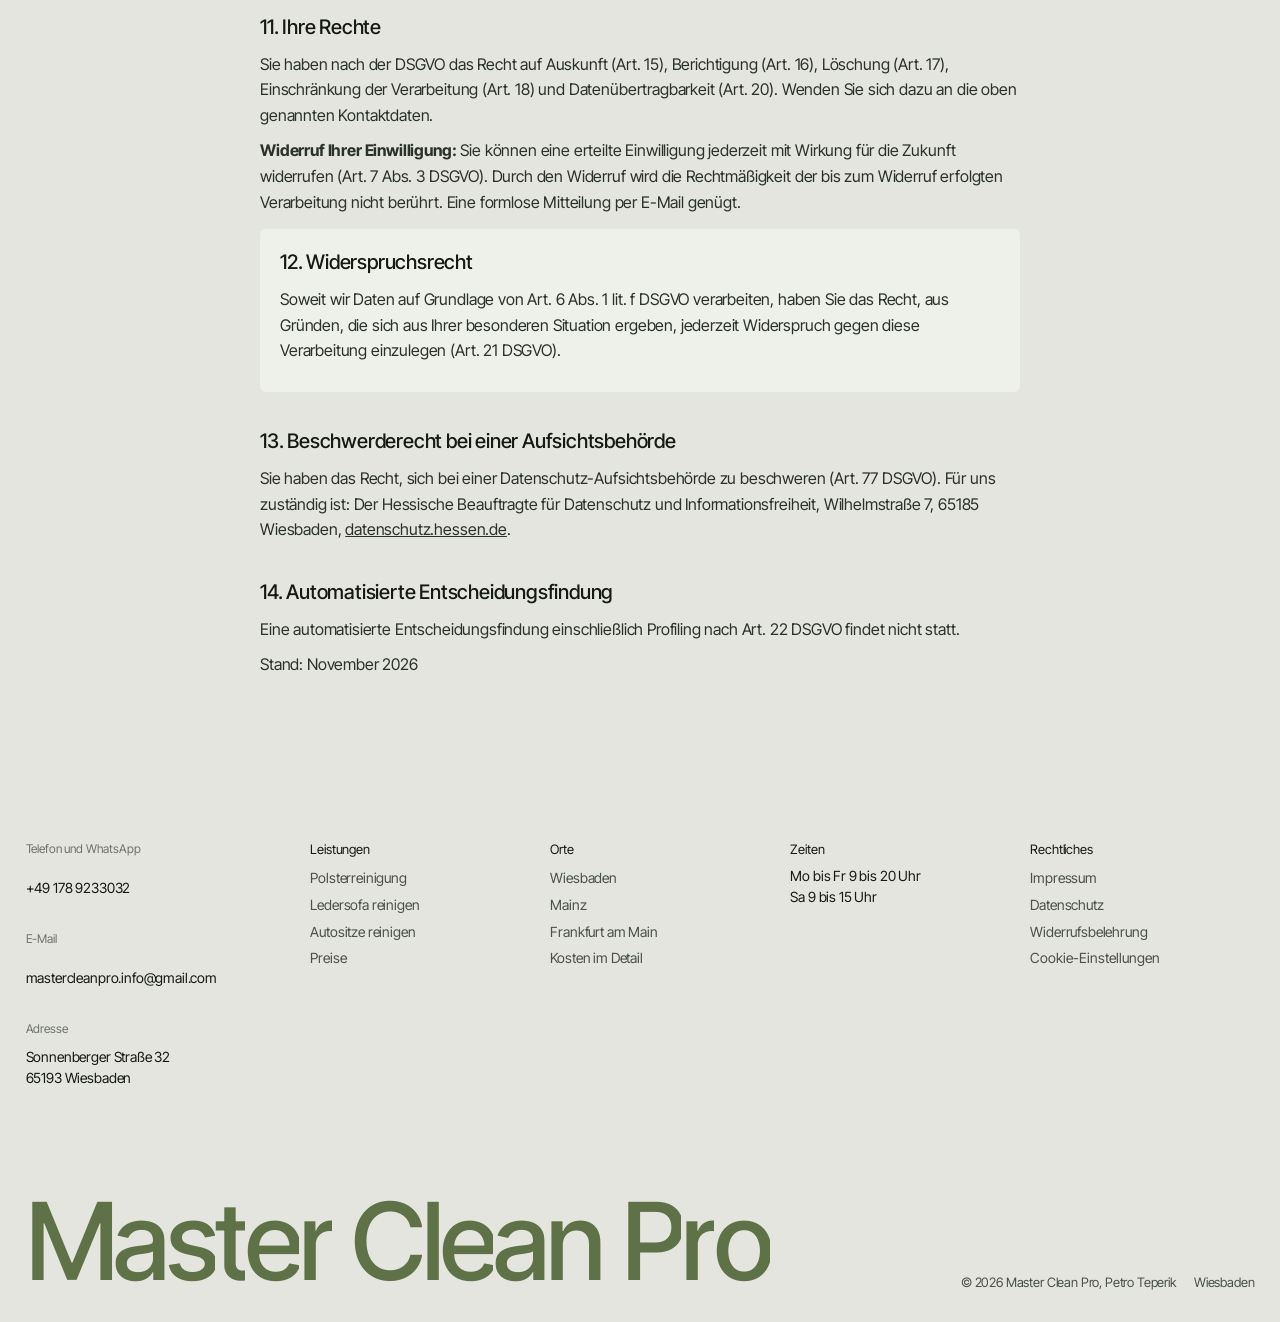
<file: datenschutz.html>
<!doctype html>
<html lang="de">
<head>
<meta charset="utf-8">
<meta name="viewport" content="width=device-width, initial-scale=1">
<title>Datenschutzerklärung | Master Clean Pro</title>
<meta name="robots" content="index,follow">
<link rel="icon" href="assets/img/mark.png">
<link rel="preload" href="assets/fonts/inter-tight-latin.woff2" as="font" type="font/woff2" crossorigin>
<link rel="stylesheet" href="assets/site.css">
</head>
<body id="top">
<a class="skip" href="#main">Zum Inhalt springen</a>
<header class="nav" id="nav">
  <a class="logo" href="/#top" aria-label="Master Clean Pro, Startseite"><img src="assets/img/mark.png" alt="" width="30" height="32">Master Clean Pro</a>
  <nav class="links" aria-label="Hauptmenü">
    <a href="index.html#preise">Preise</a><a href="index.html#ablauf">Ablauf</a><a href="index.html#vorher-nachher">Vorher und nachher</a><a href="index.html#kontakt">Kontakt</a>
  </nav>
  <a class="btn" href="https://wa.me/491789233032?text=Hallo%20Petro%2C%20ich%20m%C3%B6chte%20eine%20Reinigung%20anfragen.%20Fotos%20und%20meinen%20Ort%20schicke%20ich%20gleich." target="_blank" rel="noopener"><span class="lb"><svg class="i" viewBox="0 0 24 24" fill="none" stroke="currentColor" stroke-width="1.6" stroke-linecap="round" stroke-linejoin="round" aria-hidden="true"><path d="M3 21l1.65 -3.8a9 9 0 1 1 3.4 2.9l-5.05 .9" /> <path d="M9 10a.5 .5 0 0 0 1 0v-1a.5 .5 0 0 0 -1 0v1a5 5 0 0 0 5 5h1a.5 .5 0 0 0 0 -1h-1a.5 .5 0 0 0 0 1" /></svg>Foto senden</span><span class="sq" aria-hidden="true"><svg viewBox="0 0 16 16"><path d="M2 8h11M9 4l4 4-4 4"/></svg><svg viewBox="0 0 16 16"><path d="M2 8h11M9 4l4 4-4 4"/></svg></span></a>
  <button class="burger" id="burger" aria-label="Menü öffnen" aria-expanded="false" aria-controls="mnav"><i></i></button>
</header>
<div class="mnav" id="mnav" aria-hidden="true">
  <a href="index.html#preise">Preise</a><a href="index.html#ablauf">Ablauf</a><a href="index.html#vorher-nachher">Vorher und nachher</a><a href="index.html#kontakt">Kontakt</a>
  <a class="btn" href="https://wa.me/491789233032?text=Hallo%20Petro%2C%20ich%20m%C3%B6chte%20eine%20Reinigung%20anfragen.%20Fotos%20und%20meinen%20Ort%20schicke%20ich%20gleich." target="_blank" rel="noopener"><span class="lb"><svg class="i" viewBox="0 0 24 24" fill="none" stroke="currentColor" stroke-width="1.6" stroke-linecap="round" stroke-linejoin="round" aria-hidden="true"><path d="M3 21l1.65 -3.8a9 9 0 1 1 3.4 2.9l-5.05 .9" /> <path d="M9 10a.5 .5 0 0 0 1 0v-1a.5 .5 0 0 0 -1 0v1a5 5 0 0 0 5 5h1a.5 .5 0 0 0 0 -1h-1a.5 .5 0 0 0 0 1" /></svg>Foto senden</span><span class="sq" aria-hidden="true"><svg viewBox="0 0 16 16"><path d="M2 8h11M9 4l4 4-4 4"/></svg><svg viewBox="0 0 16 16"><path d="M2 8h11M9 4l4 4-4 4"/></svg></span></a>
</div>

<main id="main" class="legal"><div class="inner">
<h1>Datenschutzerklärung</h1>
<h2>1. Verantwortlicher</h2>
<p>Petro Teperik<br>Master Clean Pro<br>Sonnenberger Straße 32<br>65193 Wiesbaden<br>Deutschland<br>Telefon: <a href="tel:+491789233032">+49 178 9233032</a><br>E-Mail: <a href="mailto:mastercleanpro.info@gmail.com">mastercleanpro.info@gmail.com</a></p>
<h2>2. Hosting und Server-Logdaten</h2>
<p>Diese Website wird über GitHub Pages bereitgestellt. Anbieter ist die GitHub B.V., Prins Bernhardplein 200, 1097 JB Amsterdam, Niederlande, bzw. die GitHub, Inc., 88 Colin P. Kelly Jr. Street, San Francisco, CA 94107, USA.</p>
<p>Beim Aufruf der Website wird Ihre IP-Adresse von GitHub protokolliert und zu Sicherheitszwecken gespeichert. Dabei können außerdem technische Daten wie Datum und Uhrzeit des Zugriffs, aufgerufene Seiten, Browsertyp und Betriebssystem verarbeitet werden. Eine Speicherdauer für diese Daten nennt GitHub nicht.</p>
<p>Rechtsgrundlage ist Art. 6 Abs. 1 lit. f DSGVO. Unser berechtigtes Interesse liegt in der sicheren, stabilen und technisch fehlerfreien Bereitstellung der Website. Weitere Informationen: <a href="https://docs.github.com/de/site-policy/privacy-policies/github-general-privacy-statement" rel="noopener" target="_blank">GitHub General Privacy Statement</a>.</p>
<h2>3. Rückruf-Formular und E-Mail</h2>
<p>Wenn Sie das Rückruf-Formular absenden, werden Ihr Name und Ihre Telefonnummer verschlüsselt an unseren eigenen Server übermittelt. Der Server wird von der Contabo GmbH, Welfenstrasse 22, 81541 München, Deutschland, in einem Rechenzentrum in der Europäischen Union betrieben. Dort wird Ihre Anfrage gespeichert und als Benachrichtigung an unseren Telegram-Bot weitergeleitet, damit wir schnell antworten können. Zum Schutz vor Missbrauch wird Ihre IP-Adresse kurzzeitig im Arbeitsspeicher des Servers verarbeitet und nicht dauerhaft gespeichert. Ist JavaScript in Ihrem Browser deaktiviert, öffnet sich stattdessen Ihr eigenes E-Mail-Programm mit einer vorbereiteten Nachricht an uns.</p>
<p>Wir verarbeiten die Daten, die Sie uns per Formular oder E-Mail übermitteln, zum Beispiel Name, Telefonnummer, E-Mail-Adresse, Ort, Nachricht und gegebenenfalls Fotos, zur Bearbeitung Ihrer Anfrage und für Anschlussfragen.</p>
<p>Rechtsgrundlage ist Ihre Einwilligung nach Art. 6 Abs. 1 lit. a DSGVO. Soweit Ihre Anfrage auf den Abschluss eines Vertrags gerichtet ist, erfolgt die Verarbeitung zusätzlich nach Art. 6 Abs. 1 lit. b DSGVO.</p>
<p>Für die Benachrichtigung nutzen wir den Messenger-Dienst Telegram (Telegram Messenger Inc., Britische Jungferninseln). Nach eigenen Angaben speichert Telegram Daten von Nutzern aus dem Europäischen Wirtschaftsraum in Rechenzentren in den Niederlanden; dabei kann eine Übermittlung in Länder außerhalb des Europäischen Wirtschaftsraums nicht ausgeschlossen werden (siehe Abschnitt 6). Weitere Informationen: <a href="https://telegram.org/privacy" rel="noopener" target="_blank">Datenschutzerklärung von Telegram</a>.</p>
<p>Unser E-Mail-Postfach wird über den Dienst Gmail betrieben. Für Nutzer im Europäischen Wirtschaftsraum wird dieser Dienst von der Google Ireland Limited angeboten. Dabei können Daten auch an die Google LLC in den USA übermittelt werden (siehe Abschnitt 6).</p>
<h2>4. Kontakt per Telefon</h2>
<p>Wenn Sie uns anrufen, verarbeiten wir Ihre Telefonnummer und die Angaben aus dem Gespräch zur Bearbeitung Ihrer Anfrage. Rechtsgrundlage ist Art. 6 Abs. 1 lit. b DSGVO, soweit Ihre Anfrage auf einen Vertrag gerichtet ist, im Übrigen Art. 6 Abs. 1 lit. f DSGVO. Unser berechtigtes Interesse liegt in der Beantwortung der an uns gerichteten Anfragen.</p>
<h2>5. Kontakt per WhatsApp und Preis-Rechner</h2>
<p>Sie können uns über WhatsApp kontaktieren. Anbieter für Nutzer im Europäischen Wirtschaftsraum ist die WhatsApp Ireland Limited, ein Unternehmen der Meta-Gruppe. Wir verarbeiten Ihre Telefonnummer, Ihren WhatsApp-Namen sowie die von Ihnen gesendeten Nachrichten und Fotos zur Bearbeitung Ihrer Anfrage.</p>
<p>Der Preis-Rechner auf dieser Seite läuft nur in Ihrem Browser. Ihre Auswahl wird weder gespeichert noch an uns gesendet; sie steht nur im vorbereiteten Text der WhatsApp-Nachricht, den Sie selbst abschicken oder verwerfen. WhatsApp wird erst geöffnet, wenn Sie auf einen WhatsApp-Knopf tippen.</p>
<p>Rechtsgrundlage ist Ihre Einwilligung nach Art. 6 Abs. 1 lit. a DSGVO, die Sie durch die Kontaktaufnahme über WhatsApp erteilen. Soweit Ihre Anfrage auf einen Vertrag gerichtet ist, erfolgt die Verarbeitung zusätzlich nach Art. 6 Abs. 1 lit. b DSGVO.</p>
<p>WhatsApp übermittelt nach eigenen Angaben Daten auch in die USA und andere Länder außerhalb des Europäischen Wirtschaftsraums. Weitere Informationen: <a href="https://www.whatsapp.com/legal/privacy-policy-eea" rel="noopener" target="_blank">Datenschutzrichtlinie von WhatsApp</a>. Wenn Sie WhatsApp nicht nutzen möchten, erreichen Sie uns auch per Telefon oder E-Mail.</p>
<h2>6. Übermittlung in Drittländer</h2>
<p>Bei den oben genannten Diensten können personenbezogene Daten in die USA übermittelt werden. Die GitHub, Inc. und die Google LLC sind nach dem EU-U.S. Data Privacy Framework zertifiziert. Für die USA besteht insoweit ein Angemessenheitsbeschluss der Europäischen Kommission. Soweit Übermittlungen nicht davon erfasst sind, stützen sich die Anbieter nach eigenen Angaben auf Standardvertragsklauseln der Europäischen Kommission.</p>
<p>Telegram hat seinen Sitz außerhalb des Europäischen Wirtschaftsraums. Für Übermittlungen an Gesellschaften der Telegram-Gruppe außerhalb des Europäischen Wirtschaftsraums stützt sich Telegram nach eigenen Angaben auf Standardvertragsklauseln der Europäischen Kommission.</p>
<h2 id="analytics">7. Cookies und Google Analytics</h2>
<p>Wir verwenden Google Analytics 4 nur, wenn Sie im Hinweisfenster auf „Akzeptieren“ tippen. Ohne Ihre Zustimmung wird von Google nichts geladen und es werden keine Analytics-Cookies gesetzt. Anbieter ist die Google Ireland Limited, Gordon House, Barrow Street, Dublin 4, Irland. Dabei können Daten auch an die Google LLC in den USA übermittelt werden (siehe Abschnitt 6).</p>
<p>Google Analytics zeigt uns in zusammengefasster Form, wie viele Besucher unsere Seiten aufrufen, woher sie kommen (zum Beispiel Google-Suche), welche Seiten sie ansehen und wie viele von ihnen uns über das Formular, WhatsApp, Telefon oder E-Mail kontaktieren. Dazu werden Cookies (_ga, _ga_*) gesetzt und Daten wie gekürzte IP-Adresse, Gerät, Browser, ungefährer Standort (Land, Region) und Ihre Nutzung der Website verarbeitet. Google kürzt IP-Adressen von Nutzern in der EU, bevor Daten gespeichert werden. Google Signals und Werbefunktionen sind ausgeschaltet. Die Analytics-Cookies verfallen nach 60 Tagen; in Google Analytics speichern wir die Daten 2 Monate.</p>
<p>Rechtsgrundlage ist Ihre Einwilligung nach § 25 Abs. 1 TDDDG und Art. 6 Abs. 1 lit. a DSGVO. Ihre Wahl („Akzeptieren“ oder „Ablehnen“) speichern wir nur in Ihrem Browser (localStorage), damit das Hinweisfenster nicht bei jedem Aufruf erscheint; das ist nach § 25 Abs. 2 Nr. 2 TDDDG ohne Einwilligung zulässig. Sie können Ihre Einwilligung jederzeit widerrufen: unten auf jeder Seite unter „Cookie-Einstellungen“, dann „Ablehnen“. Weitere Informationen: <a href="https://policies.google.com/privacy?hl=de" rel="noopener" target="_blank">Datenschutzerklärung von Google</a>.</p>
<p>Weitere Cookies, Werbedienste, Meta Pixel, Karten oder eingebettete Videos Dritter verwenden wir nicht. Schriftarten, Bilder und Videos werden direkt von dieser Website geladen, nicht von Servern Dritter.</p>
<h2>8. SSL- bzw. TLS-Verschlüsselung</h2>
<p>Diese Website nutzt aus Sicherheitsgründen eine SSL- bzw. TLS-Verschlüsselung. Eine verschlüsselte Verbindung erkennen Sie an „https://“ in der Adresszeile des Browsers.</p>
<h2>9. Speicherdauer</h2>
<p>Wir speichern Ihre Anfragen nur so lange, wie es für deren Bearbeitung erforderlich ist. Kommt ein Auftrag zustande, speichern wir die Daten, solange gesetzliche Aufbewahrungspflichten, insbesondere nach Handels- und Steuerrecht, bestehen. Danach werden die Daten gelöscht.</p>
<h2>10. Pflicht zur Bereitstellung der Daten</h2>
<p>Sie sind weder gesetzlich noch vertraglich verpflichtet, uns personenbezogene Daten bereitzustellen. Ohne Ihre Kontaktdaten können wir Ihre Anfrage jedoch nicht beantworten und kein Angebot erstellen.</p>
<h2>11. Ihre Rechte</h2>
<p>Sie haben nach der DSGVO das Recht auf Auskunft (Art. 15), Berichtigung (Art. 16), Löschung (Art. 17), Einschränkung der Verarbeitung (Art. 18) und Datenübertragbarkeit (Art. 20). Wenden Sie sich dazu an die oben genannten Kontaktdaten.</p>
<p><strong>Widerruf Ihrer Einwilligung:</strong> Sie können eine erteilte Einwilligung jederzeit mit Wirkung für die Zukunft widerrufen (Art. 7 Abs. 3 DSGVO). Durch den Widerruf wird die Rechtmäßigkeit der bis zum Widerruf erfolgten Verarbeitung nicht berührt. Eine formlose Mitteilung per E-Mail genügt.</p>
<div class="box"><h2 style="margin-top:0">12. Widerspruchsrecht</h2>
<p>Soweit wir Daten auf Grundlage von Art. 6 Abs. 1 lit. f DSGVO verarbeiten, haben Sie das Recht, aus Gründen, die sich aus Ihrer besonderen Situation ergeben, jederzeit Widerspruch gegen diese Verarbeitung einzulegen (Art. 21 DSGVO).</p></div>
<h2>13. Beschwerderecht bei einer Aufsichtsbehörde</h2>
<p>Sie haben das Recht, sich bei einer Datenschutz-Aufsichtsbehörde zu beschweren (Art. 77 DSGVO). Für uns zuständig ist: Der Hessische Beauftragte für Datenschutz und Informationsfreiheit, Wilhelmstraße 7, 65185 Wiesbaden, <a href="https://datenschutz.hessen.de" rel="noopener" target="_blank">datenschutz.hessen.de</a>.</p>
<h2>14. Automatisierte Entscheidungsfindung</h2>
<p>Eine automatisierte Entscheidungsfindung einschließlich Profiling nach Art. 22 DSGVO findet nicht statt.</p>
<p>Stand: November 2026</p>
</div></main>
<footer class="foot">
  <div class="inner">
    <div class="fgrid">
      <div>
        <h6>Telefon und WhatsApp</h6><div class="v"><a href="tel:+491789233032">+49 178 9233032</a></div>
        <h6>E-Mail</h6><div class="v"><a href="mailto:mastercleanpro.info@gmail.com">mastercleanpro.info@gmail.com</a></div>
        <h6>Adresse</h6><div class="v">Sonnenberger Straße 32<br>65193 Wiesbaden</div>
      </div>
      <div><div class="t">Leistungen</div>
        <a class="l" href="index.html#leistungen">Polsterreinigung</a><a class="l" href="ledersofa-reinigen.html">Ledersofa reinigen</a><a class="l" href="autositze-reinigen.html">Autositze reinigen</a><a class="l" href="index.html#preise">Preise</a></div>
      <div><div class="t">Orte</div>
        <a class="l" href="index.html#gebiet">Wiesbaden</a><a class="l" href="polsterreinigung-mainz.html">Mainz</a><a class="l" href="polsterreinigung-frankfurt.html">Frankfurt am Main</a><a class="l" href="polsterreinigung-kosten.html">Kosten im Detail</a></div>
      <div><div class="t">Zeiten</div>
        <div class="v">Mo bis Fr 9 bis 20 Uhr<br>Sa 9 bis 15 Uhr</div></div>
      <div><div class="t">Rechtliches</div>
        <a class="l" href="impressum.html">Impressum</a><a class="l" href="datenschutz.html">Datenschutz</a><a class="l" href="widerruf.html">Widerrufsbelehrung</a><button type="button" class="l cset" data-consent-open>Cookie-Einstellungen</button></div>
    </div>
    <div class="fbot">
      <div class="word" id="fword" data-word="Master Clean Pro" aria-hidden="true"></div>
      <div class="fmeta"><span>© 2026 Master Clean Pro, Petro Teperik</span><span>Wiesbaden</span></div>
    </div>
  </div>
</footer>
<script src="assets/js/consent.js" defer></script>

<div class="mbar" id="mbar">
  <a href="https://wa.me/491789233032?text=Hallo%20Petro%2C%20ich%20m%C3%B6chte%20eine%20Reinigung%20anfragen.%20Fotos%20und%20meinen%20Ort%20schicke%20ich%20gleich." target="_blank" rel="noopener"><svg class="i" viewBox="0 0 24 24" fill="none" stroke="currentColor" stroke-width="1.6" stroke-linecap="round" stroke-linejoin="round" aria-hidden="true"><path d="M3 21l1.65 -3.8a9 9 0 1 1 3.4 2.9l-5.05 .9" /> <path d="M9 10a.5 .5 0 0 0 1 0v-1a.5 .5 0 0 0 -1 0v1a5 5 0 0 0 5 5h1a.5 .5 0 0 0 0 -1h-1a.5 .5 0 0 0 0 1" /></svg>Foto senden</a>
  <a href="tel:+491789233032"><svg class="i" viewBox="0 0 24 24" fill="none" stroke="currentColor" stroke-width="1.6" stroke-linecap="round" stroke-linejoin="round" aria-hidden="true"><path d="M5 4h4l2 5l-2.5 1.5a11 11 0 0 0 5 5l1.5 -2.5l5 2v4a2 2 0 0 1 -2 2a16 16 0 0 1 -15 -15a2 2 0 0 1 2 -2" /></svg>Anrufen</a>
</div>

<script src="assets/js/lenis.min.js" defer></script>
<script src="assets/js/site.js" defer></script>
</body>
</html>
</file>
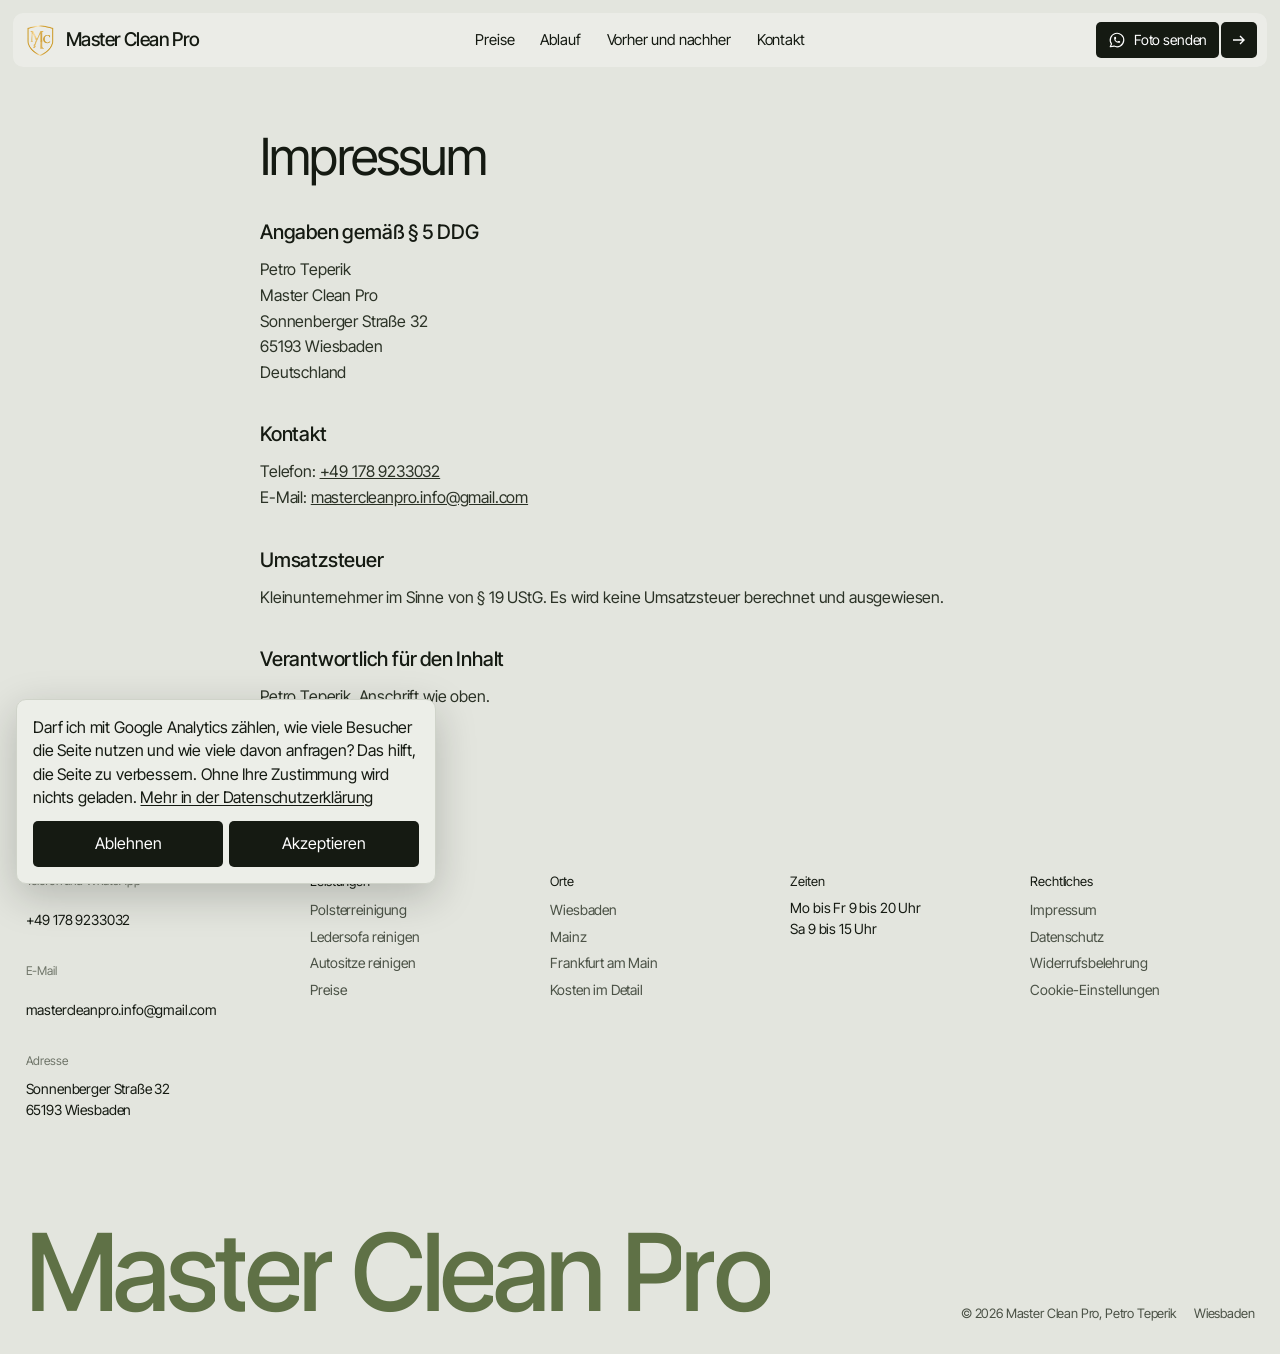
<file: impressum.html>
<!doctype html>
<html lang="de">
<head>
<meta charset="utf-8">
<meta name="viewport" content="width=device-width, initial-scale=1">
<title>Impressum | Master Clean Pro</title>
<meta name="robots" content="index,follow">
<link rel="icon" href="assets/img/mark.png">
<link rel="preload" href="assets/fonts/inter-tight-latin.woff2" as="font" type="font/woff2" crossorigin>
<link rel="stylesheet" href="assets/site.css">
</head>
<body id="top">
<a class="skip" href="#main">Zum Inhalt springen</a>
<header class="nav" id="nav">
  <a class="logo" href="/#top" aria-label="Master Clean Pro, Startseite"><img src="assets/img/mark.png" alt="" width="30" height="32">Master Clean Pro</a>
  <nav class="links" aria-label="Hauptmenü">
    <a href="index.html#preise">Preise</a><a href="index.html#ablauf">Ablauf</a><a href="index.html#vorher-nachher">Vorher und nachher</a><a href="index.html#kontakt">Kontakt</a>
  </nav>
  <a class="btn" href="https://wa.me/491789233032?text=Hallo%20Petro%2C%20ich%20m%C3%B6chte%20eine%20Reinigung%20anfragen.%20Fotos%20und%20meinen%20Ort%20schicke%20ich%20gleich." target="_blank" rel="noopener"><span class="lb"><svg class="i" viewBox="0 0 24 24" fill="none" stroke="currentColor" stroke-width="1.6" stroke-linecap="round" stroke-linejoin="round" aria-hidden="true"><path d="M3 21l1.65 -3.8a9 9 0 1 1 3.4 2.9l-5.05 .9" /> <path d="M9 10a.5 .5 0 0 0 1 0v-1a.5 .5 0 0 0 -1 0v1a5 5 0 0 0 5 5h1a.5 .5 0 0 0 0 -1h-1a.5 .5 0 0 0 0 1" /></svg>Foto senden</span><span class="sq" aria-hidden="true"><svg viewBox="0 0 16 16"><path d="M2 8h11M9 4l4 4-4 4"/></svg><svg viewBox="0 0 16 16"><path d="M2 8h11M9 4l4 4-4 4"/></svg></span></a>
  <button class="burger" id="burger" aria-label="Menü öffnen" aria-expanded="false" aria-controls="mnav"><i></i></button>
</header>
<div class="mnav" id="mnav" aria-hidden="true">
  <a href="index.html#preise">Preise</a><a href="index.html#ablauf">Ablauf</a><a href="index.html#vorher-nachher">Vorher und nachher</a><a href="index.html#kontakt">Kontakt</a>
  <a class="btn" href="https://wa.me/491789233032?text=Hallo%20Petro%2C%20ich%20m%C3%B6chte%20eine%20Reinigung%20anfragen.%20Fotos%20und%20meinen%20Ort%20schicke%20ich%20gleich." target="_blank" rel="noopener"><span class="lb"><svg class="i" viewBox="0 0 24 24" fill="none" stroke="currentColor" stroke-width="1.6" stroke-linecap="round" stroke-linejoin="round" aria-hidden="true"><path d="M3 21l1.65 -3.8a9 9 0 1 1 3.4 2.9l-5.05 .9" /> <path d="M9 10a.5 .5 0 0 0 1 0v-1a.5 .5 0 0 0 -1 0v1a5 5 0 0 0 5 5h1a.5 .5 0 0 0 0 -1h-1a.5 .5 0 0 0 0 1" /></svg>Foto senden</span><span class="sq" aria-hidden="true"><svg viewBox="0 0 16 16"><path d="M2 8h11M9 4l4 4-4 4"/></svg><svg viewBox="0 0 16 16"><path d="M2 8h11M9 4l4 4-4 4"/></svg></span></a>
</div>

<main id="main" class="legal"><div class="inner">
<h1>Impressum</h1>
<h2>Angaben gemäß § 5 DDG</h2>
<p>Petro Teperik<br>Master Clean Pro<br>Sonnenberger Straße 32<br>65193 Wiesbaden<br>Deutschland</p>
<h2>Kontakt</h2>
<p>Telefon: <a href="tel:+491789233032">+49 178 9233032</a><br>E-Mail: <a href="mailto:mastercleanpro.info@gmail.com">mastercleanpro.info@gmail.com</a></p>
<h2>Umsatzsteuer</h2>
<p>Kleinunternehmer im Sinne von § 19 UStG. Es wird keine Umsatzsteuer berechnet und ausgewiesen.</p>
<h2>Verantwortlich für den Inhalt</h2>
<p>Petro Teperik, Anschrift wie oben.</p>
</div></main>
<footer class="foot">
  <div class="inner">
    <div class="fgrid">
      <div>
        <h6>Telefon und WhatsApp</h6><div class="v"><a href="tel:+491789233032">+49 178 9233032</a></div>
        <h6>E-Mail</h6><div class="v"><a href="mailto:mastercleanpro.info@gmail.com">mastercleanpro.info@gmail.com</a></div>
        <h6>Adresse</h6><div class="v">Sonnenberger Straße 32<br>65193 Wiesbaden</div>
      </div>
      <div><div class="t">Leistungen</div>
        <a class="l" href="index.html#leistungen">Polsterreinigung</a><a class="l" href="ledersofa-reinigen.html">Ledersofa reinigen</a><a class="l" href="autositze-reinigen.html">Autositze reinigen</a><a class="l" href="index.html#preise">Preise</a></div>
      <div><div class="t">Orte</div>
        <a class="l" href="index.html#gebiet">Wiesbaden</a><a class="l" href="polsterreinigung-mainz.html">Mainz</a><a class="l" href="polsterreinigung-frankfurt.html">Frankfurt am Main</a><a class="l" href="polsterreinigung-kosten.html">Kosten im Detail</a></div>
      <div><div class="t">Zeiten</div>
        <div class="v">Mo bis Fr 9 bis 20 Uhr<br>Sa 9 bis 15 Uhr</div></div>
      <div><div class="t">Rechtliches</div>
        <a class="l" href="impressum.html">Impressum</a><a class="l" href="datenschutz.html">Datenschutz</a><a class="l" href="widerruf.html">Widerrufsbelehrung</a><button type="button" class="l cset" data-consent-open>Cookie-Einstellungen</button></div>
    </div>
    <div class="fbot">
      <div class="word" id="fword" data-word="Master Clean Pro" aria-hidden="true"></div>
      <div class="fmeta"><span>© 2026 Master Clean Pro, Petro Teperik</span><span>Wiesbaden</span></div>
    </div>
  </div>
</footer>
<script src="assets/js/consent.js" defer></script>

<div class="mbar" id="mbar">
  <a href="https://wa.me/491789233032?text=Hallo%20Petro%2C%20ich%20m%C3%B6chte%20eine%20Reinigung%20anfragen.%20Fotos%20und%20meinen%20Ort%20schicke%20ich%20gleich." target="_blank" rel="noopener"><svg class="i" viewBox="0 0 24 24" fill="none" stroke="currentColor" stroke-width="1.6" stroke-linecap="round" stroke-linejoin="round" aria-hidden="true"><path d="M3 21l1.65 -3.8a9 9 0 1 1 3.4 2.9l-5.05 .9" /> <path d="M9 10a.5 .5 0 0 0 1 0v-1a.5 .5 0 0 0 -1 0v1a5 5 0 0 0 5 5h1a.5 .5 0 0 0 0 -1h-1a.5 .5 0 0 0 0 1" /></svg>Foto senden</a>
  <a href="tel:+491789233032"><svg class="i" viewBox="0 0 24 24" fill="none" stroke="currentColor" stroke-width="1.6" stroke-linecap="round" stroke-linejoin="round" aria-hidden="true"><path d="M5 4h4l2 5l-2.5 1.5a11 11 0 0 0 5 5l1.5 -2.5l5 2v4a2 2 0 0 1 -2 2a16 16 0 0 1 -15 -15a2 2 0 0 1 2 -2" /></svg>Anrufen</a>
</div>

<script src="assets/js/lenis.min.js" defer></script>
<script src="assets/js/site.js" defer></script>
</body>
</html>
</file>
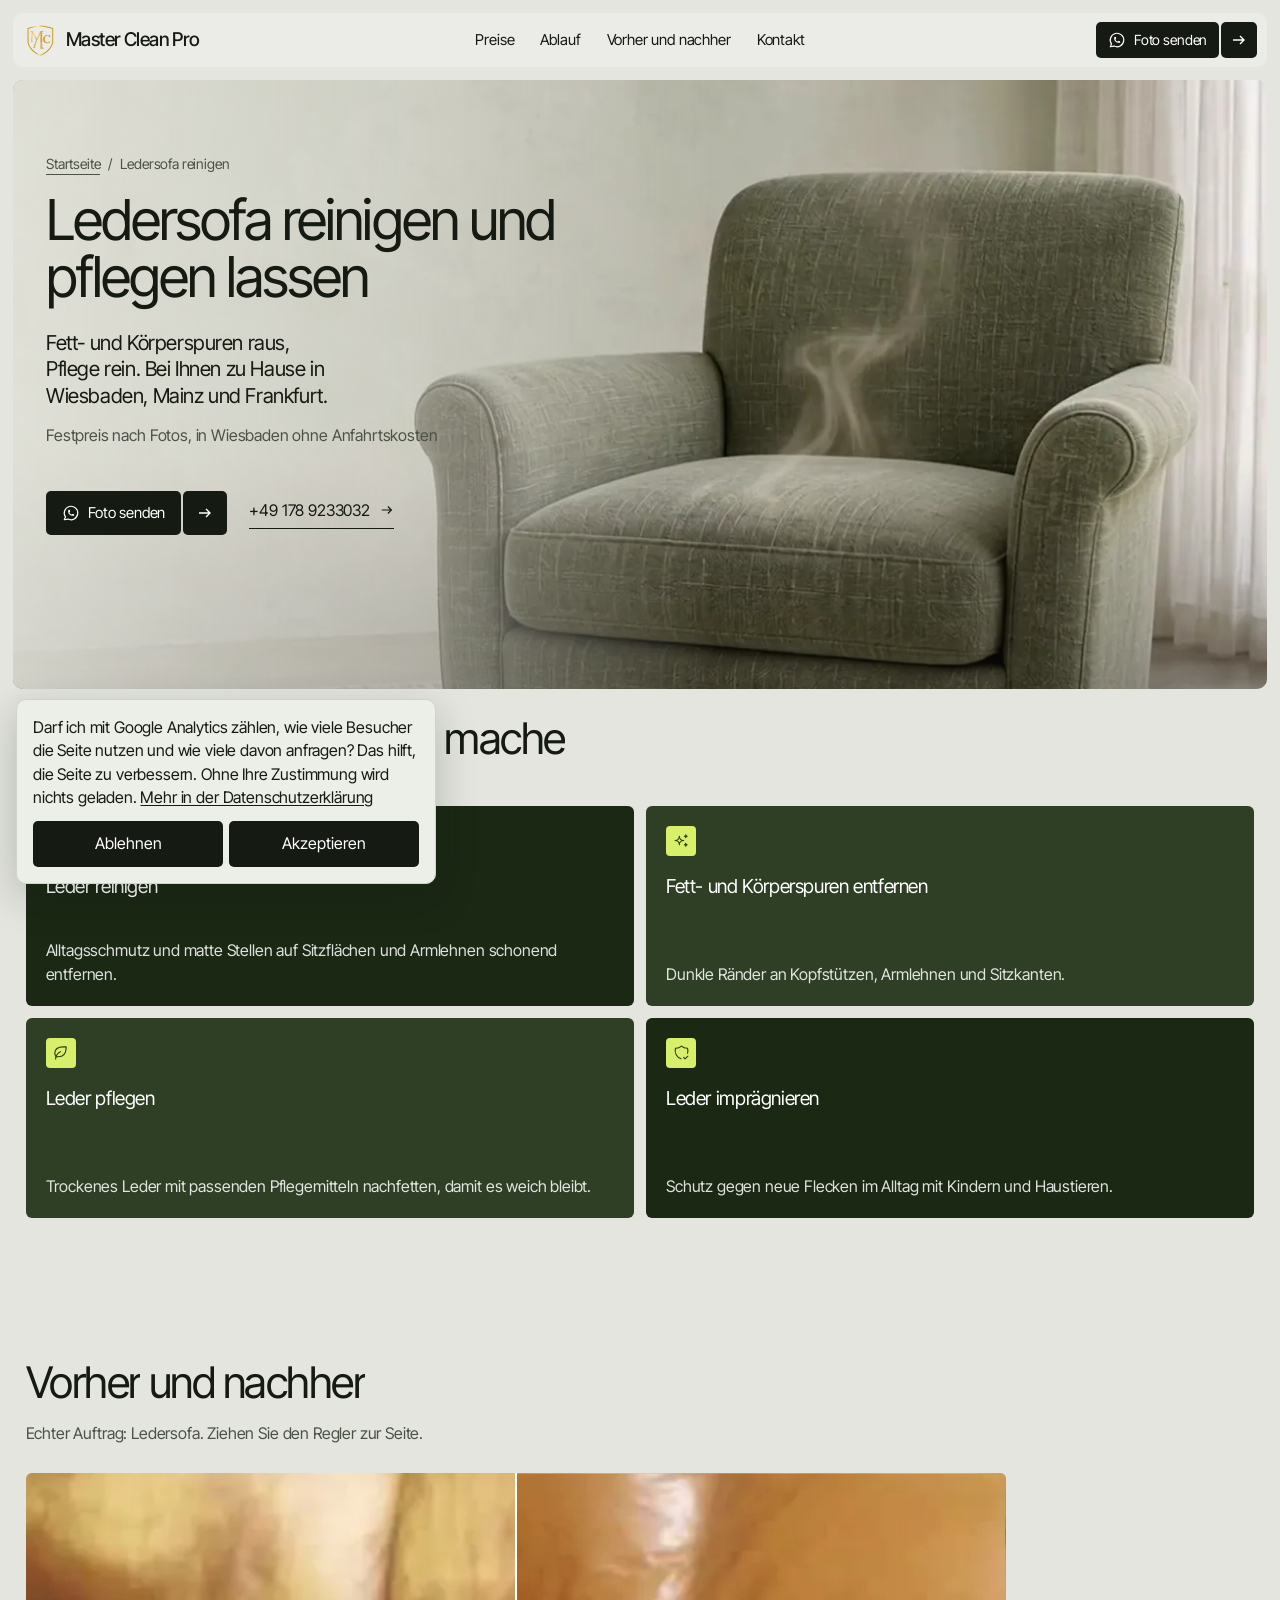
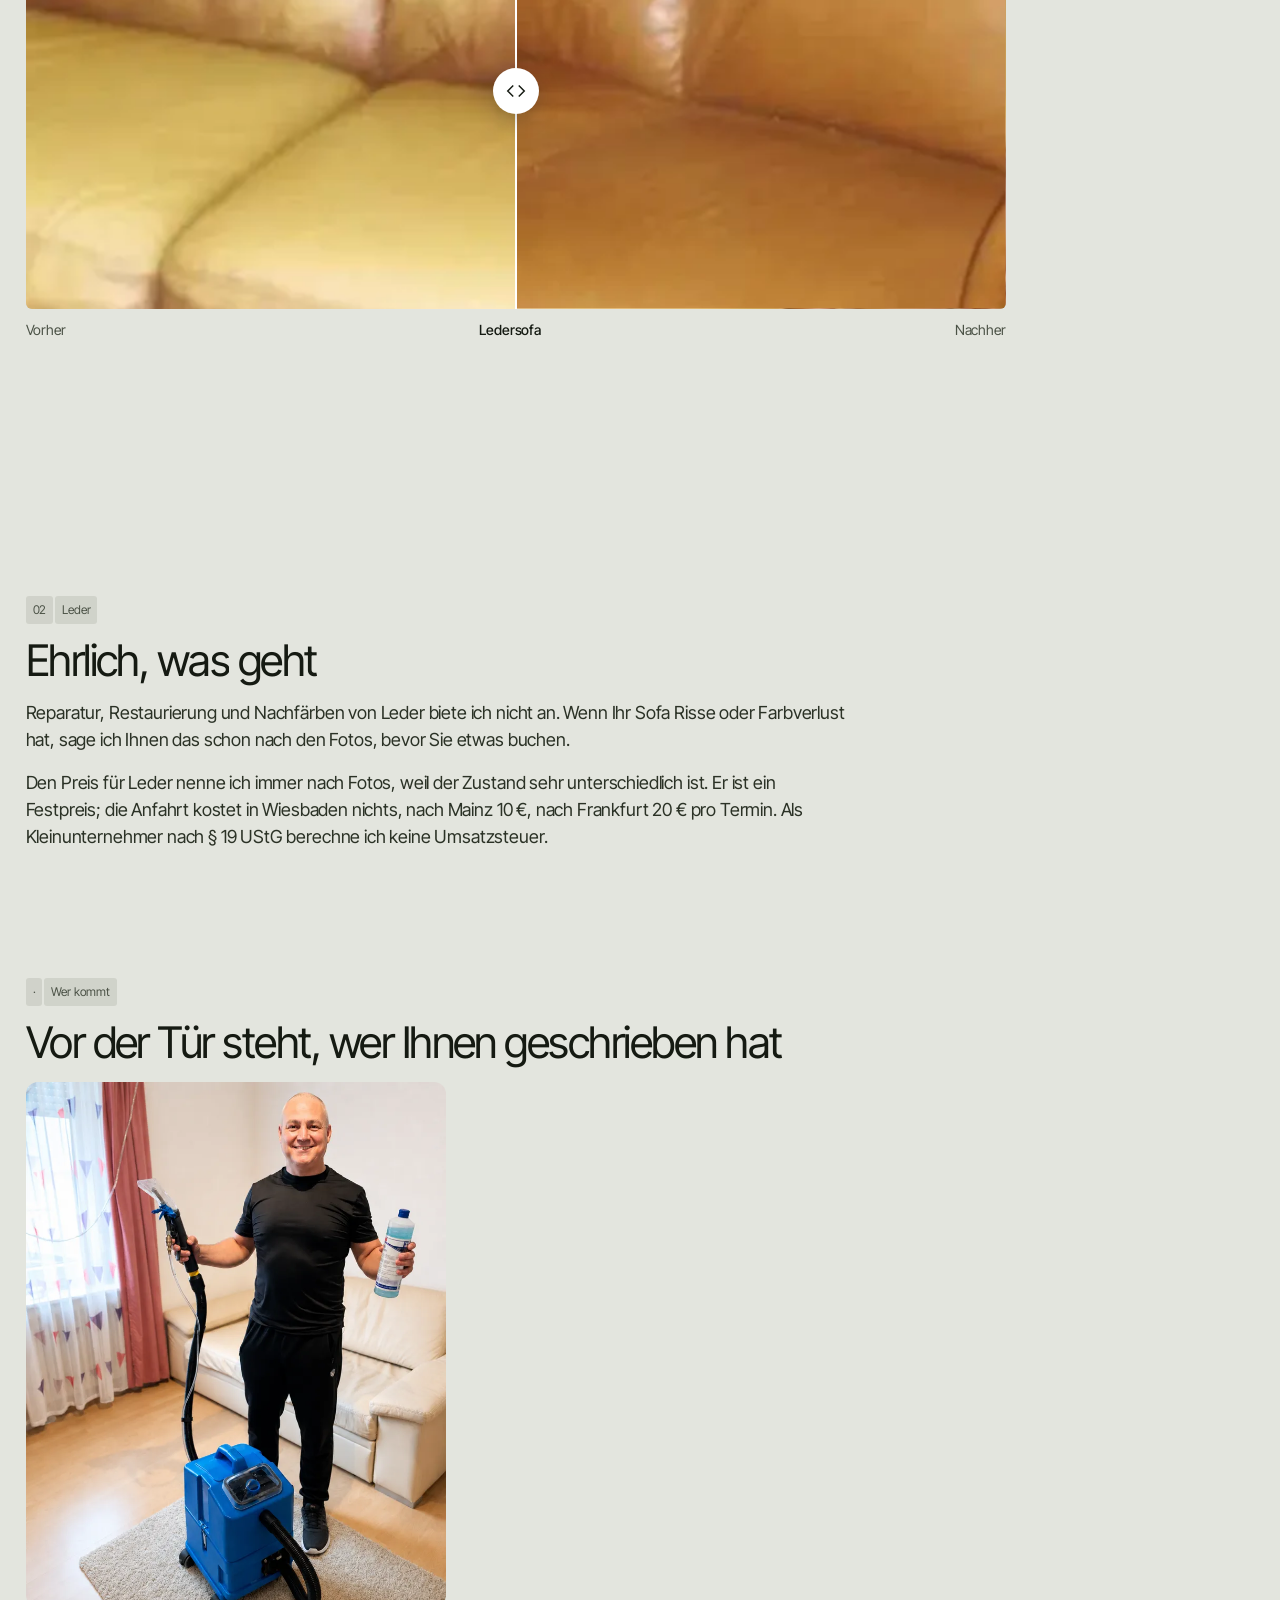
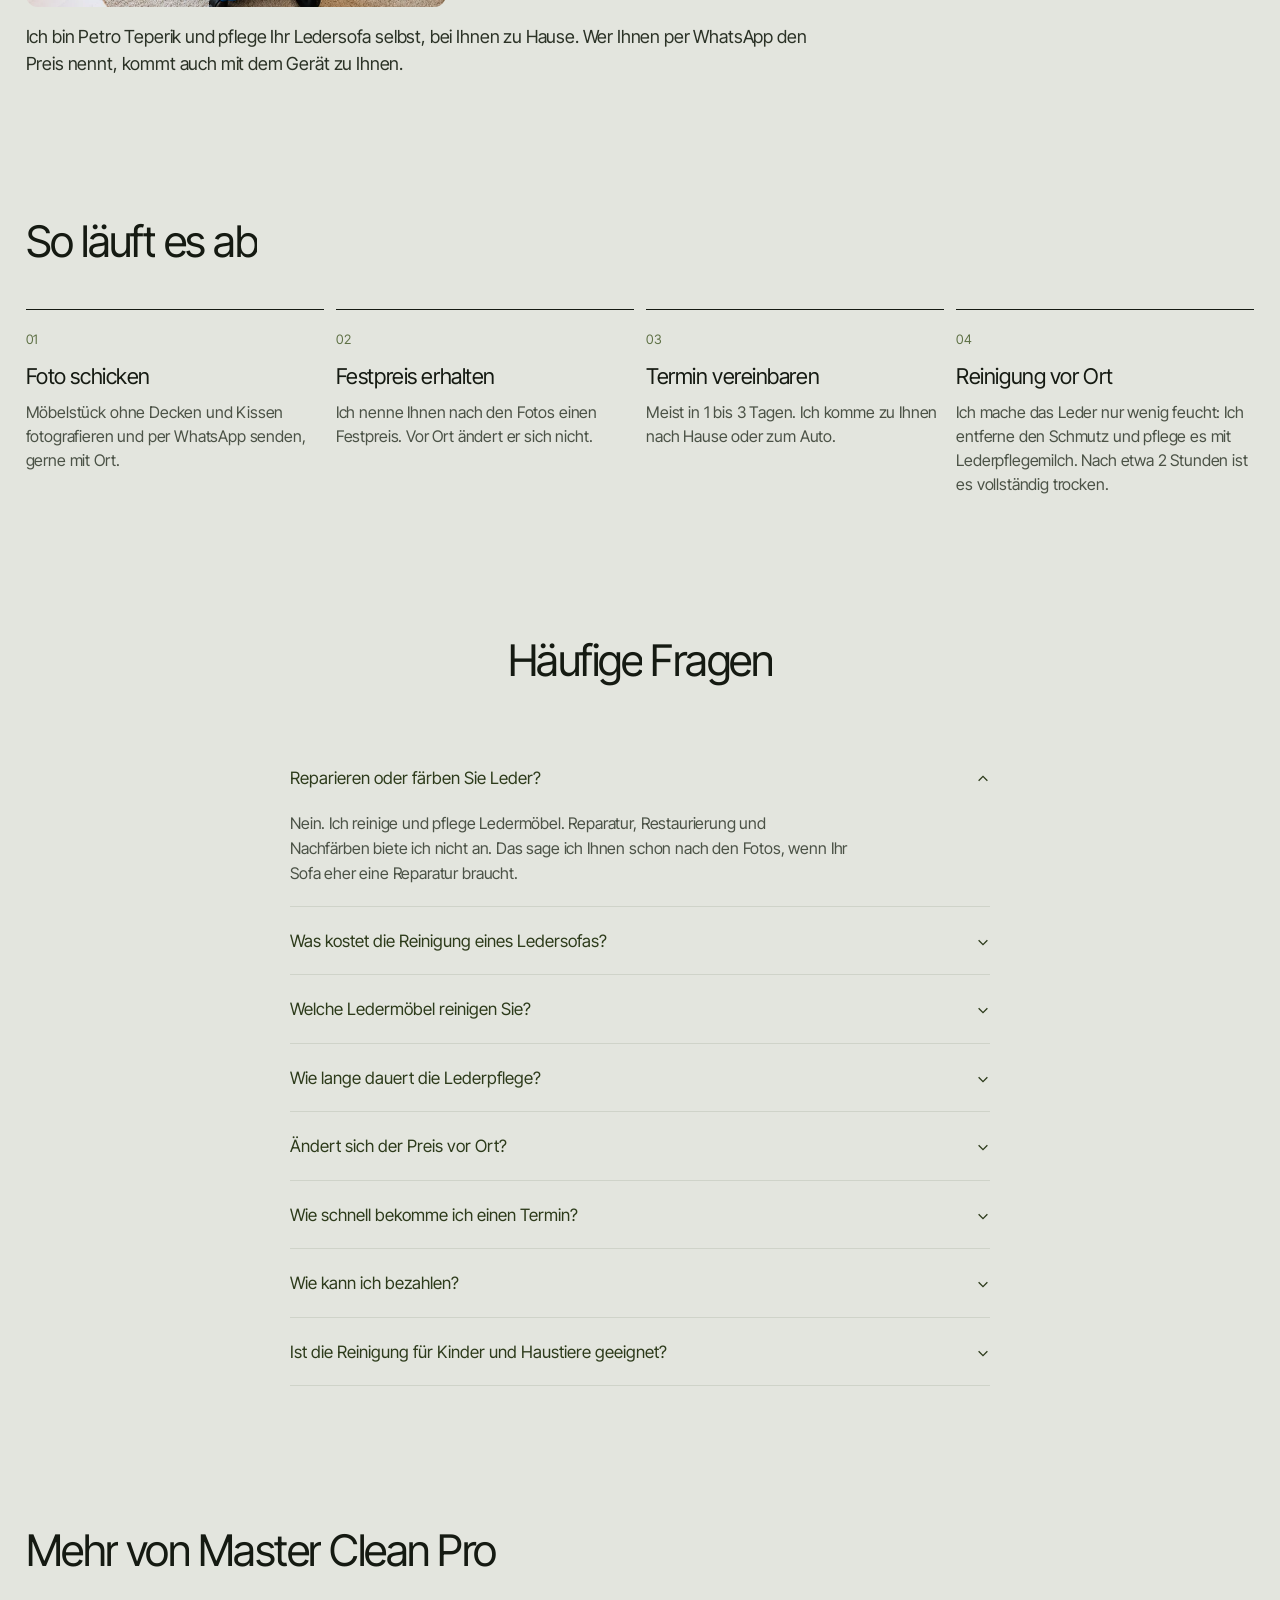
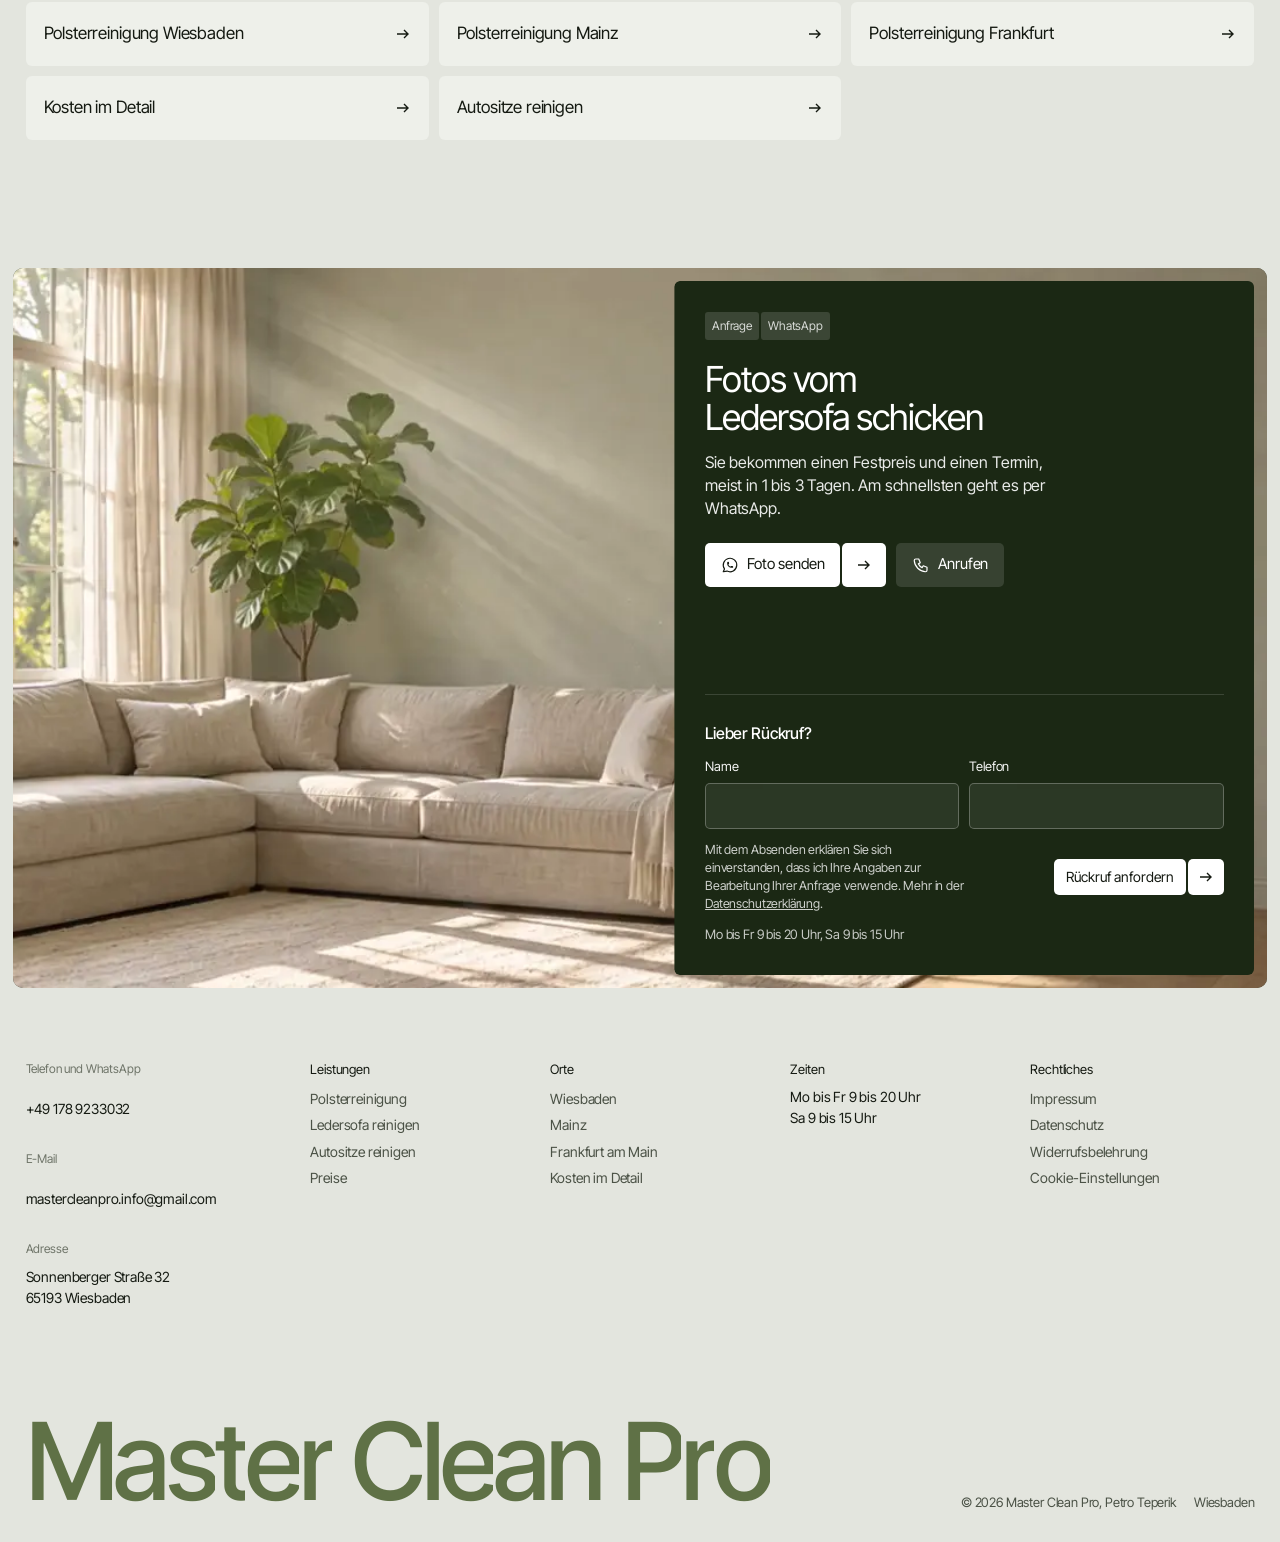
<file: ledersofa-reinigen.html>
<!doctype html>
<html lang="de">
<head>
<meta charset="utf-8">
<meta name="viewport" content="width=device-width, initial-scale=1">
<title>Ledersofa reinigen lassen in Wiesbaden, Mainz, Frankfurt | Master Clean Pro</title>
<meta name="description" content="Ledersofa und Ledercouch vor Ort reinigen und pflegen lassen: Fett- und Körperspuren entfernen, pflegen, imprägnieren. Festpreis nach Fotos per WhatsApp, Anfahrt in Wiesbaden ohne Aufpreis, Mainz 10 €, Frankfurt 20 €.">
<link rel="canonical" href="https://mastercleanpro.de/ledersofa-reinigen.html">
<meta property="og:type" content="website"><meta property="og:title" content="Ledersofa reinigen lassen in Wiesbaden, Mainz, Frankfurt | Master Clean Pro"><meta property="og:description" content="Ledersofa und Ledercouch vor Ort reinigen und pflegen lassen: Fett- und Körperspuren entfernen, pflegen, imprägnieren. Festpreis nach Fotos per WhatsApp, Anfahrt in Wiesbaden ohne Aufpreis, Mainz 10 €, Frankfurt 20 €.">
<meta property="og:image" content="https://mastercleanpro.de/assets/img/og-share.jpg"><meta property="og:image:width" content="1200"><meta property="og:image:height" content="630">
<meta property="og:locale" content="de_DE"><meta name="theme-color" content="#e3e5de">
<link rel="icon" href="assets/img/mark.png">
<link rel="preload" href="assets/fonts/inter-tight-latin.woff2" as="font" type="font/woff2" crossorigin>
<link rel="stylesheet" href="assets/site.css">
<script type="application/ld+json">{"@context": "https://schema.org", "@graph": [{"@type": "BreadcrumbList", "itemListElement": [{"@type": "ListItem", "position": 1, "name": "Startseite", "item": "https://mastercleanpro.de/"}, {"@type": "ListItem", "position": 2, "name": "Ledersofa reinigen", "item": "https://mastercleanpro.de/ledersofa-reinigen.html"}]}, {"@type": "Service", "name": "Ledersofa reinigen und pflegen", "serviceType": "Ledersofa reinigen und pflegen", "provider": {"@id": "https://mastercleanpro.de/#business", "@type": "LocalBusiness", "name": "Master Clean Pro", "telephone": "+49 178 9233032", "address": {"@type": "PostalAddress", "streetAddress": "Sonnenberger Straße 32", "postalCode": "65193", "addressLocality": "Wiesbaden", "addressCountry": "DE"}}, "areaServed": [{"@type": "City", "name": "Wiesbaden"}, {"@type": "City", "name": "Mainz"}, {"@type": "City", "name": "Frankfurt am Main"}]}, {"@type": "FAQPage", "mainEntity": [{"@type": "Question", "name": "Reparieren oder färben Sie Leder?", "acceptedAnswer": {"@type": "Answer", "text": "Nein. Ich reinige und pflege Ledermöbel. Reparatur, Restaurierung und Nachfärben biete ich nicht an. Das sage ich Ihnen schon nach den Fotos, wenn Ihr Sofa eher eine Reparatur braucht."}}, {"@type": "Question", "name": "Was kostet die Reinigung eines Ledersofas?", "acceptedAnswer": {"@type": "Answer", "text": "Bei Leder nenne ich den Preis immer nach Fotos, weil Zustand und Aufwand sehr unterschiedlich sind. Der genannte Preis ist ein Festpreis; die Anfahrt kostet in Wiesbaden nichts, nach Mainz 10 €, nach Frankfurt 20 € pro Termin."}}, {"@type": "Question", "name": "Welche Ledermöbel reinigen Sie?", "acceptedAnswer": {"@type": "Answer", "text": "Ledersofas, Ledersessel, Ledercouches und andere Ledermöbel mit glattem Leder. Schicken Sie mir Fotos, dann sage ich Ihnen, ob und wie ich helfen kann."}}, {"@type": "Question", "name": "Wie lange dauert die Lederpflege?", "acceptedAnswer": {"@type": "Answer", "text": "Je nach Größe und Zustand ein bis zwei Stunden für ein Sofa. Danach ist das Leder nach etwa 2 Stunden vollständig trocken."}}, {"@type": "Question", "name": "Ändert sich der Preis vor Ort?", "acceptedAnswer": {"@type": "Answer", "text": "Nein. Der Preis, den ich nach Ihren Fotos nenne, ist ein Festpreis. Vor Ort kommt nichts dazu."}}, {"@type": "Question", "name": "Wie schnell bekomme ich einen Termin?", "acceptedAnswer": {"@type": "Answer", "text": "Meist in 1 bis 3 Tagen. Schicken Sie die Fotos, dann schlage ich Ihnen gleich einen Termin vor."}}, {"@type": "Question", "name": "Wie kann ich bezahlen?", "acceptedAnswer": {"@type": "Answer", "text": "Bar, per Überweisung oder mit PayPal."}}, {"@type": "Question", "name": "Ist die Reinigung für Kinder und Haustiere geeignet?", "acceptedAnswer": {"@type": "Answer", "text": "Ja. Ich spüle das Polster mit dem Extraktionsgerät gründlich aus, sodass Schmutz und Rückstände entfernt werden. Nach dem vollständigen Trocknen kann das Möbelstück wieder sicher genutzt werden."}}]}]}</script>
</head>
<body id="top" class="subpage">
<a class="skip" href="#main">Zum Inhalt springen</a>
<header class="nav" id="nav">
  <a class="logo" href="/#top" aria-label="Master Clean Pro, Startseite"><img src="assets/img/mark.png" alt="" width="30" height="32">Master Clean Pro</a>
  <nav class="links" aria-label="Hauptmenü">
    <a href="/#preise">Preise</a><a href="/#ablauf">Ablauf</a><a href="/#vorher-nachher">Vorher und nachher</a><a href="/#kontakt">Kontakt</a>
  </nav>
  <a class="btn" href="https://wa.me/491789233032?text=Hallo%20Petro%2C%20ich%20m%C3%B6chte%20eine%20Reinigung%20anfragen.%20Fotos%20und%20meinen%20Ort%20schicke%20ich%20gleich." target="_blank" rel="noopener"><span class="lb"><svg class="i" viewBox="0 0 24 24" fill="none" stroke="currentColor" stroke-width="1.6" stroke-linecap="round" stroke-linejoin="round" aria-hidden="true"><path d="M3 21l1.65 -3.8a9 9 0 1 1 3.4 2.9l-5.05 .9" /> <path d="M9 10a.5 .5 0 0 0 1 0v-1a.5 .5 0 0 0 -1 0v1a5 5 0 0 0 5 5h1a.5 .5 0 0 0 0 -1h-1a.5 .5 0 0 0 0 1" /></svg>Foto senden</span><span class="sq" aria-hidden="true"><svg viewBox="0 0 16 16"><path d="M2 8h11M9 4l4 4-4 4"/></svg><svg viewBox="0 0 16 16"><path d="M2 8h11M9 4l4 4-4 4"/></svg></span></a>
  <button class="burger" id="burger" aria-label="Menü öffnen" aria-expanded="false" aria-controls="mnav"><i></i></button>
</header>
<div class="mnav" id="mnav" aria-hidden="true">
  <a href="/#preise">Preise</a><a href="/#ablauf">Ablauf</a><a href="/#vorher-nachher">Vorher und nachher</a><a href="/#kontakt">Kontakt</a>
  <a class="btn" href="https://wa.me/491789233032?text=Hallo%20Petro%2C%20ich%20m%C3%B6chte%20eine%20Reinigung%20anfragen.%20Fotos%20und%20meinen%20Ort%20schicke%20ich%20gleich." target="_blank" rel="noopener"><span class="lb"><svg class="i" viewBox="0 0 24 24" fill="none" stroke="currentColor" stroke-width="1.6" stroke-linecap="round" stroke-linejoin="round" aria-hidden="true"><path d="M3 21l1.65 -3.8a9 9 0 1 1 3.4 2.9l-5.05 .9" /> <path d="M9 10a.5 .5 0 0 0 1 0v-1a.5 .5 0 0 0 -1 0v1a5 5 0 0 0 5 5h1a.5 .5 0 0 0 0 -1h-1a.5 .5 0 0 0 0 1" /></svg>Foto senden</span><span class="sq" aria-hidden="true"><svg viewBox="0 0 16 16"><path d="M2 8h11M9 4l4 4-4 4"/></svg><svg viewBox="0 0 16 16"><path d="M2 8h11M9 4l4 4-4 4"/></svg></span></a>
</div>

<main id="main">
<section class="hero subhero" aria-label="Ledersofa reinigen und pflegen lassen">
  <div class="frame">
    <div class="media" id="heroMedia"><video class="vid" muted loop playsinline preload="none" poster="assets/img/warum-poster.webp" data-src="assets/video/warum.mp4" data-src-m="assets/video/warum-m.mp4" aria-hidden="true"></video></div>
    <div class="veil"></div>
    <div class="copy" id="heroCopy">
      <nav class="crumbs rv" aria-label="Brotkrumen"><a href="/">Startseite</a><span aria-hidden="true">/</span><span>Ledersofa reinigen</span></nav>
      <h1 class="split">Ledersofa reinigen und pflegen lassen</h1>
      <p class="sub rv" data-d="350">Fett- und Körperspuren raus, Pflege rein. Bei Ihnen zu Hause in Wiesbaden, Mainz und Frankfurt.</p>
      <p class="facts rv" data-d="500">Festpreis nach Fotos, in Wiesbaden ohne Anfahrtskosten</p>
      <div class="acts rv" data-d="650">
        <a class="btn" href="https://wa.me/491789233032?text=Hallo%20Petro%2C%20ich%20m%C3%B6chte%20Lederm%C3%B6bel%20reinigen%20und%20pflegen%20lassen.%20Fotos%20und%20meinen%20Ort%20schicke%20ich%20gleich." target="_blank" rel="noopener"><span class="lb"><svg class="i" viewBox="0 0 24 24" fill="none" stroke="currentColor" stroke-width="1.6" stroke-linecap="round" stroke-linejoin="round" aria-hidden="true"><path d="M3 21l1.65 -3.8a9 9 0 1 1 3.4 2.9l-5.05 .9" /> <path d="M9 10a.5 .5 0 0 0 1 0v-1a.5 .5 0 0 0 -1 0v1a5 5 0 0 0 5 5h1a.5 .5 0 0 0 0 -1h-1a.5 .5 0 0 0 0 1" /></svg>Foto senden</span><span class="sq" aria-hidden="true"><svg viewBox="0 0 16 16"><path d="M2 8h11M9 4l4 4-4 4"/></svg><svg viewBox="0 0 16 16"><path d="M2 8h11M9 4l4 4-4 4"/></svg></span></a>
        <a class="lnk" href="tel:+491789233032">+49 178 9233032 <svg viewBox="0 0 16 16"><path d="M2 8h11M9 4l4 4-4 4"/></svg></a>
      </div>
    </div>
  </div>
</section>
<section class="sec cards2" style="padding-top:0"><div class="inner"><h2 class="h2 split">Was ich mit Ihrem Leder mache</h2><div class="c2grid"><div class="glass2 rv"><span class="chip"><svg class="i" viewBox="0 0 24 24" fill="none" stroke="currentColor" stroke-width="1.6" stroke-linecap="round" stroke-linejoin="round" aria-hidden="true"><path d="M7.502 19.423c2.602 2.105 6.395 2.105 8.996 0c2.602 -2.105 3.262 -5.708 1.566 -8.546l-4.89 -7.26c-.42 -.625 -1.287 -.803 -1.936 -.397a1.376 1.376 0 0 0 -.41 .397l-4.893 7.26c-1.695 2.838 -1.035 6.441 1.567 8.546z" /></svg></span><h3>Leder reinigen</h3><p>Alltagsschmutz und matte Stellen auf Sitzflächen und Armlehnen schonend entfernen.</p></div><div class="glass2 rv"><span class="chip"><svg class="i" viewBox="0 0 24 24" fill="none" stroke="currentColor" stroke-width="1.6" stroke-linecap="round" stroke-linejoin="round" aria-hidden="true"><path d="M16 18a2 2 0 0 1 2 2a2 2 0 0 1 2 -2a2 2 0 0 1 -2 -2a2 2 0 0 1 -2 2zm0 -12a2 2 0 0 1 2 2a2 2 0 0 1 2 -2a2 2 0 0 1 -2 -2a2 2 0 0 1 -2 2zm-7 12a6 6 0 0 1 6 -6a6 6 0 0 1 -6 -6a6 6 0 0 1 -6 6a6 6 0 0 1 6 6z" /></svg></span><h3>Fett- und Körperspuren entfernen</h3><p>Dunkle Ränder an Kopfstützen, Armlehnen und Sitzkanten.</p></div><div class="glass2 rv"><span class="chip"><svg class="i" viewBox="0 0 24 24" fill="none" stroke="currentColor" stroke-width="1.6" stroke-linecap="round" stroke-linejoin="round" aria-hidden="true"><path d="M5 21c.5 -4.5 2.5 -8 7 -10" /> <path d="M9 18c6.218 0 10.5 -3.288 11 -12v-2h-4.014c-9 0 -11.986 4 -12 9c0 1 0 3 2 5h3z" /></svg></span><h3>Leder pflegen</h3><p>Trockenes Leder mit passenden Pflegemitteln nachfetten, damit es weich bleibt.</p></div><div class="glass2 rv"><span class="chip"><svg class="i" viewBox="0 0 24 24" fill="none" stroke="currentColor" stroke-width="1.6" stroke-linecap="round" stroke-linejoin="round" aria-hidden="true"><path d="M11.46 20.846a12 12 0 0 1 -7.96 -14.846a12 12 0 0 0 8.5 -3a12 12 0 0 0 8.5 3a12 12 0 0 1 -.09 7.06" /> <path d="M15 19l2 2l4 -4" /></svg></span><h3>Leder imprägnieren</h3><p>Schutz gegen neue Flecken im Alltag mit Kindern und Haustieren.</p></div></div></div></section>
<section class="sec" style="padding-top:0"><div class="inner narrow2"><h2 class="h2 split">Vorher und nachher</h2><p class="lead rv">Echter Auftrag: Ledersofa. Ziehen Sie den Regler zur Seite.</p>
<div class="rv" style="margin-top:28px"><div class="ba wide" style="--x:50%"><img src="assets/img/leder-vorher.webp" width="751" height="884" alt="Ledersofa vor der Reinigung" loading="lazy"><img class="after" src="assets/img/leder-nachher.webp" width="751" height="884" alt="Ledersofa nach der Reinigung" loading="lazy"><div class="hand"><span><svg viewBox="0 0 24 24"><path d="M9 6l-6 6 6 6M15 6l6 6-6 6"/></svg></span></div><input type="range" min="0" max="100" value="50" aria-label="Vorher und nachher vergleichen: Ledersofa"></div>
<div class="bacap"><span>Vorher</span><b>Ledersofa</b><span>Nachher</span></div></div></div></section>
<section class="sec stext"><div class="inner narrow"><span class="tag"><span>02</span><span>Leder</span></span><h2 class="h2 split">Ehrlich, was geht</h2><p class="lead rv">Reparatur, Restaurierung und Nachfärben von Leder biete ich nicht an. Wenn Ihr Sofa Risse oder Farbverlust hat, sage ich Ihnen das schon nach den Fotos, bevor Sie etwas buchen.</p><p class="lead rv">Den Preis für Leder nenne ich immer nach Fotos, weil der Zustand sehr unterschiedlich ist. Er ist ein Festpreis; die Anfahrt kostet in Wiesbaden nichts, nach Mainz 10 €, nach Frankfurt 20 € pro Termin. Als Kleinunternehmer nach § 19 UStG berechne ich keine Umsatzsteuer.</p></div></section>

<section class="sec stext" style="padding-top:0"><div class="inner narrow"><span class="tag"><span>·</span><span>Wer kommt</span></span><h2 class="h2">Vor der Tür steht, wer Ihnen geschrieben hat</h2><img src="assets/img/petro-sofa.webp" width="800" height="1000" alt="Petro Teperik mit dem Reinigungsgerät vor einem Ledersofa" style="width:100%;max-width:420px;height:auto;border-radius:12px;display:block;margin:16px 0" loading="lazy"><p class="lead">Ich bin Petro Teperik und pflege Ihr Ledersofa selbst, bei Ihnen zu Hause. Wer Ihnen per WhatsApp den Preis nennt, kommt auch mit dem Gerät zu Ihnen.</p></div></section>
<section class="sec nsteps" style="padding-top:0"><div class="inner"><h2 class="h2 split">So läuft es ab</h2><ol><li class="rv"><span class="no">01</span><h3>Foto schicken</h3><p>Möbelstück ohne Decken und Kissen fotografieren und per WhatsApp senden, gerne mit Ort.</p></li><li class="rv"><span class="no">02</span><h3>Festpreis erhalten</h3><p>Ich nenne Ihnen nach den Fotos einen Festpreis. Vor Ort ändert er sich nicht.</p></li><li class="rv"><span class="no">03</span><h3>Termin vereinbaren</h3><p>Meist in 1 bis 3 Tagen. Ich komme zu Ihnen nach Hause oder zum Auto.</p></li><li class="rv"><span class="no">04</span><h3>Reinigung vor Ort</h3><p>Ich mache das Leder nur wenig feucht: Ich entferne den Schmutz und pflege es mit Lederpflegemilch. Nach etwa 2 Stunden ist es vollständig trocken.</p></li></ol></div></section>
<section class="sec faq" id="fragen" style="padding-top:0"><div class="inner"><h2 class="h2 split">Häufige Fragen</h2><ul id="faq"><li class="rv open"><button aria-expanded="true">Reparieren oder färben Sie Leder?<svg viewBox="0 0 16 16"><path d="m3 6 5 5 5-5"/></svg></button><div class="a"><div><p>Nein. Ich reinige und pflege Ledermöbel. Reparatur, Restaurierung und Nachfärben biete ich nicht an. Das sage ich Ihnen schon nach den Fotos, wenn Ihr Sofa eher eine Reparatur braucht.</p></div></div></li><li class="rv"><button aria-expanded="false">Was kostet die Reinigung eines Ledersofas?<svg viewBox="0 0 16 16"><path d="m3 6 5 5 5-5"/></svg></button><div class="a"><div><p>Bei Leder nenne ich den Preis immer nach Fotos, weil Zustand und Aufwand sehr unterschiedlich sind. Der genannte Preis ist ein Festpreis; die Anfahrt kostet in Wiesbaden nichts, nach Mainz 10 €, nach Frankfurt 20 € pro Termin.</p></div></div></li><li class="rv"><button aria-expanded="false">Welche Ledermöbel reinigen Sie?<svg viewBox="0 0 16 16"><path d="m3 6 5 5 5-5"/></svg></button><div class="a"><div><p>Ledersofas, Ledersessel, Ledercouches und andere Ledermöbel mit glattem Leder. Schicken Sie mir Fotos, dann sage ich Ihnen, ob und wie ich helfen kann.</p></div></div></li><li class="rv"><button aria-expanded="false">Wie lange dauert die Lederpflege?<svg viewBox="0 0 16 16"><path d="m3 6 5 5 5-5"/></svg></button><div class="a"><div><p>Je nach Größe und Zustand ein bis zwei Stunden für ein Sofa. Danach ist das Leder nach etwa 2 Stunden vollständig trocken.</p></div></div></li><li class="rv"><button aria-expanded="false">Ändert sich der Preis vor Ort?<svg viewBox="0 0 16 16"><path d="m3 6 5 5 5-5"/></svg></button><div class="a"><div><p>Nein. Der Preis, den ich nach Ihren Fotos nenne, ist ein Festpreis. Vor Ort kommt nichts dazu.</p></div></div></li><li class="rv"><button aria-expanded="false">Wie schnell bekomme ich einen Termin?<svg viewBox="0 0 16 16"><path d="m3 6 5 5 5-5"/></svg></button><div class="a"><div><p>Meist in 1 bis 3 Tagen. Schicken Sie die Fotos, dann schlage ich Ihnen gleich einen Termin vor.</p></div></div></li><li class="rv"><button aria-expanded="false">Wie kann ich bezahlen?<svg viewBox="0 0 16 16"><path d="m3 6 5 5 5-5"/></svg></button><div class="a"><div><p>Bar, per Überweisung oder mit PayPal.</p></div></div></li><li class="rv"><button aria-expanded="false">Ist die Reinigung für Kinder und Haustiere geeignet?<svg viewBox="0 0 16 16"><path d="m3 6 5 5 5-5"/></svg></button><div class="a"><div><p>Ja. Ich spüle das Polster mit dem Extraktionsgerät gründlich aus, sodass Schmutz und Rückstände entfernt werden. Nach dem vollständigen Trocknen kann das Möbelstück wieder sicher genutzt werden.</p></div></div></li></ul></div></section>
<section class="sec rels" style="padding-top:0"><div class="inner"><h2 class="h2 split">Mehr von Master Clean Pro</h2><div class="rgrid"><a class="rl rv" href="/">Polsterreinigung Wiesbaden<svg viewBox="0 0 16 16"><path d="M2 8h11M9 4l4 4-4 4"/></svg></a><a class="rl rv" href="polsterreinigung-mainz.html">Polsterreinigung Mainz<svg viewBox="0 0 16 16"><path d="M2 8h11M9 4l4 4-4 4"/></svg></a><a class="rl rv" href="polsterreinigung-frankfurt.html">Polsterreinigung Frankfurt<svg viewBox="0 0 16 16"><path d="M2 8h11M9 4l4 4-4 4"/></svg></a><a class="rl rv" href="polsterreinigung-kosten.html">Kosten im Detail<svg viewBox="0 0 16 16"><path d="M2 8h11M9 4l4 4-4 4"/></svg></a><a class="rl rv" href="autositze-reinigen.html">Autositze reinigen<svg viewBox="0 0 16 16"><path d="M2 8h11M9 4l4 4-4 4"/></svg></a></div></div></section>
<section class="cta" id="kontakt" aria-labelledby="t-cta">
  <div class="frame" id="ctaFrame">
    <div class="bg" id="ctaBg" aria-hidden="true"><video class="vid" muted loop playsinline preload="none" poster="assets/img/anfrage-poster.webp" data-src="assets/video/anfrage.mp4" data-src-m="assets/video/anfrage-m.mp4"></video></div>
    <div class="panel on-dark" id="ctaPanel">
      <span class="tag on-dark"><span>Anfrage</span><span>WhatsApp</span></span>
      <h2 class="split" id="t-cta">Fotos vom Ledersofa schicken</h2>
      <p class="ptxt">Sie bekommen einen Festpreis und einen Termin, meist in 1 bis 3 Tagen. Am schnellsten geht es per WhatsApp.</p>
      <div class="acts">
        <a class="btn light" href="https://wa.me/491789233032?text=Hallo%20Petro%2C%20ich%20m%C3%B6chte%20Lederm%C3%B6bel%20reinigen%20und%20pflegen%20lassen.%20Fotos%20und%20meinen%20Ort%20schicke%20ich%20gleich." target="_blank" rel="noopener"><span class="lb"><svg class="i" viewBox="0 0 24 24" fill="none" stroke="currentColor" stroke-width="1.6" stroke-linecap="round" stroke-linejoin="round" aria-hidden="true"><path d="M3 21l1.65 -3.8a9 9 0 1 1 3.4 2.9l-5.05 .9" /> <path d="M9 10a.5 .5 0 0 0 1 0v-1a.5 .5 0 0 0 -1 0v1a5 5 0 0 0 5 5h1a.5 .5 0 0 0 0 -1h-1a.5 .5 0 0 0 0 1" /></svg>Foto senden</span><span class="sq" aria-hidden="true"><svg viewBox="0 0 16 16"><path d="M2 8h11M9 4l4 4-4 4"/></svg><svg viewBox="0 0 16 16"><path d="M2 8h11M9 4l4 4-4 4"/></svg></span></a>
        <a class="btn" href="tel:+491789233032"><span class="lb" style="background:rgba(255,255,255,.12)"><svg class="i" viewBox="0 0 24 24" fill="none" stroke="currentColor" stroke-width="1.6" stroke-linecap="round" stroke-linejoin="round" aria-hidden="true"><path d="M5 4h4l2 5l-2.5 1.5a11 11 0 0 0 5 5l1.5 -2.5l5 2v4a2 2 0 0 1 -2 2a16 16 0 0 1 -15 -15a2 2 0 0 1 2 -2" /></svg>Anrufen</span></a>
      </div>
      <form class="form" id="form" action="mailto:mastercleanpro.info@gmail.com" method="post" enctype="text/plain" novalidate>
        <h3>Lieber Rückruf?</h3>
        <div class="flds"><label>Name<input name="name" autocomplete="name" required></label><label>Telefon<input name="phone" type="tel" autocomplete="tel" inputmode="tel" required></label></div>
        <label class="hp" aria-hidden="true">Website<input name="website" tabindex="-1" autocomplete="off"></label>
        <div class="row2"><small>Mit dem Absenden erklären Sie sich einverstanden, dass ich Ihre Angaben zur Bearbeitung Ihrer Anfrage verwende. Mehr in der <a href="datenschutz.html">Datenschutzerklärung</a>.</small>
        <button class="btn light sm" type="submit"><span class="lb">Rückruf anfordern</span><span class="sq" aria-hidden="true"><svg viewBox="0 0 16 16"><path d="M2 8h11M9 4l4 4-4 4"/></svg><svg viewBox="0 0 16 16"><path d="M2 8h11M9 4l4 4-4 4"/></svg></span></button></div>
        <p class="st" id="formSt" role="status" hidden></p>
      </form>
      <p class="hours">Mo bis Fr 9 bis 20 Uhr, Sa 9 bis 15 Uhr</p>
    </div>
  </div>
</section>
</main>
<footer class="foot">
  <div class="inner">
    <div class="fgrid">
      <div>
        <h6>Telefon und WhatsApp</h6><div class="v"><a href="tel:+491789233032">+49 178 9233032</a></div>
        <h6>E-Mail</h6><div class="v"><a href="mailto:mastercleanpro.info@gmail.com">mastercleanpro.info@gmail.com</a></div>
        <h6>Adresse</h6><div class="v">Sonnenberger Straße 32<br>65193 Wiesbaden</div>
      </div>
      <div><div class="t">Leistungen</div>
        <a class="l" href="/#leistungen">Polsterreinigung</a><a class="l" href="ledersofa-reinigen.html">Ledersofa reinigen</a><a class="l" href="autositze-reinigen.html">Autositze reinigen</a><a class="l" href="/#preise">Preise</a></div>
      <div><div class="t">Orte</div>
        <a class="l" href="/#gebiet">Wiesbaden</a><a class="l" href="polsterreinigung-mainz.html">Mainz</a><a class="l" href="polsterreinigung-frankfurt.html">Frankfurt am Main</a><a class="l" href="polsterreinigung-kosten.html">Kosten im Detail</a></div>
      <div><div class="t">Zeiten</div>
        <div class="v">Mo bis Fr 9 bis 20 Uhr<br>Sa 9 bis 15 Uhr</div></div>
      <div><div class="t">Rechtliches</div>
        <a class="l" href="impressum.html">Impressum</a><a class="l" href="datenschutz.html">Datenschutz</a><a class="l" href="widerruf.html">Widerrufsbelehrung</a><button type="button" class="l cset" data-consent-open>Cookie-Einstellungen</button></div>
    </div>
    <div class="fbot">
      <div class="word" id="fword" data-word="Master Clean Pro" aria-hidden="true"></div>
      <div class="fmeta"><span>© 2026 Master Clean Pro, Petro Teperik</span><span>Wiesbaden</span></div>
    </div>
  </div>
</footer>
<script src="assets/js/consent.js" defer></script>

<div class="mbar" id="mbar">
  <a href="https://wa.me/491789233032?text=Hallo%20Petro%2C%20ich%20m%C3%B6chte%20eine%20Reinigung%20anfragen.%20Fotos%20und%20meinen%20Ort%20schicke%20ich%20gleich." target="_blank" rel="noopener"><svg class="i" viewBox="0 0 24 24" fill="none" stroke="currentColor" stroke-width="1.6" stroke-linecap="round" stroke-linejoin="round" aria-hidden="true"><path d="M3 21l1.65 -3.8a9 9 0 1 1 3.4 2.9l-5.05 .9" /> <path d="M9 10a.5 .5 0 0 0 1 0v-1a.5 .5 0 0 0 -1 0v1a5 5 0 0 0 5 5h1a.5 .5 0 0 0 0 -1h-1a.5 .5 0 0 0 0 1" /></svg>Foto senden</a>
  <a href="tel:+491789233032"><svg class="i" viewBox="0 0 24 24" fill="none" stroke="currentColor" stroke-width="1.6" stroke-linecap="round" stroke-linejoin="round" aria-hidden="true"><path d="M5 4h4l2 5l-2.5 1.5a11 11 0 0 0 5 5l1.5 -2.5l5 2v4a2 2 0 0 1 -2 2a16 16 0 0 1 -15 -15a2 2 0 0 1 2 -2" /></svg>Anrufen</a>
</div>

<script src="assets/js/lenis.min.js" defer></script>
<script src="assets/js/site.js" defer></script>
</body>
</html>
</file>
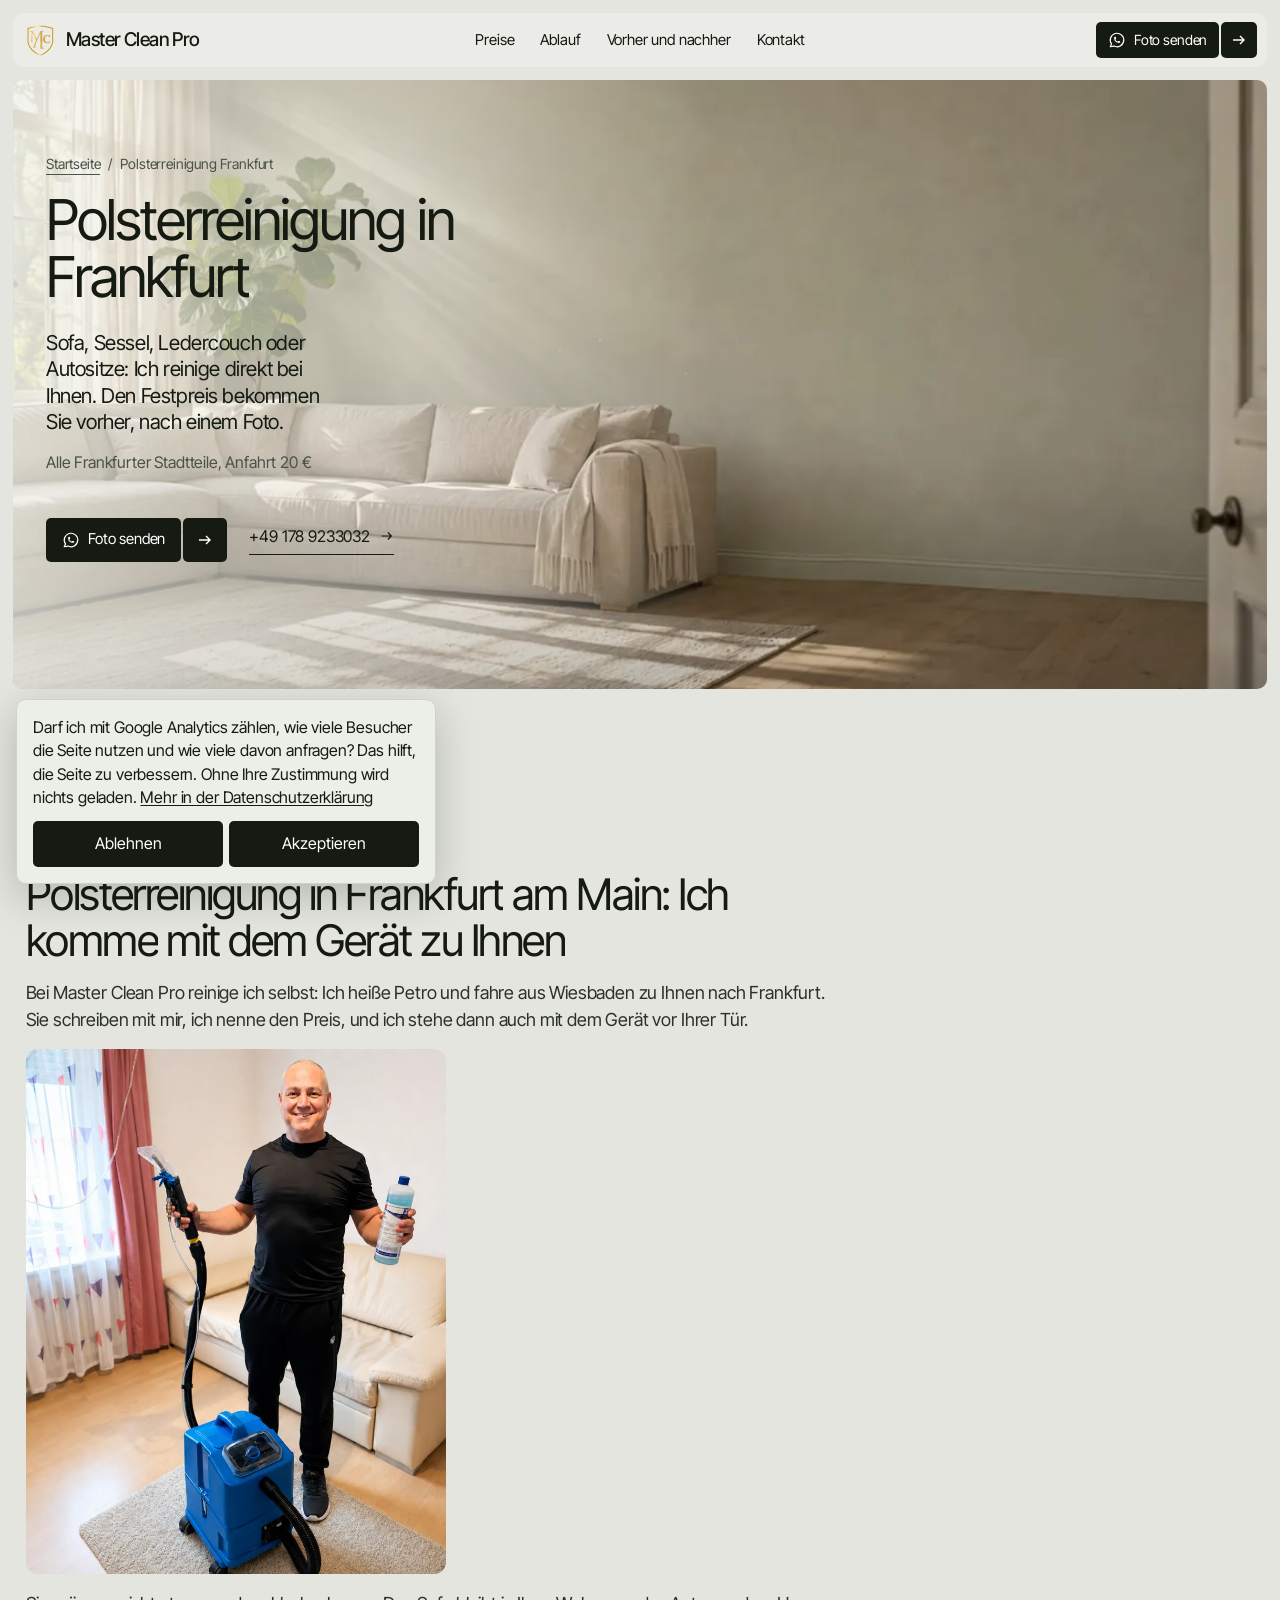
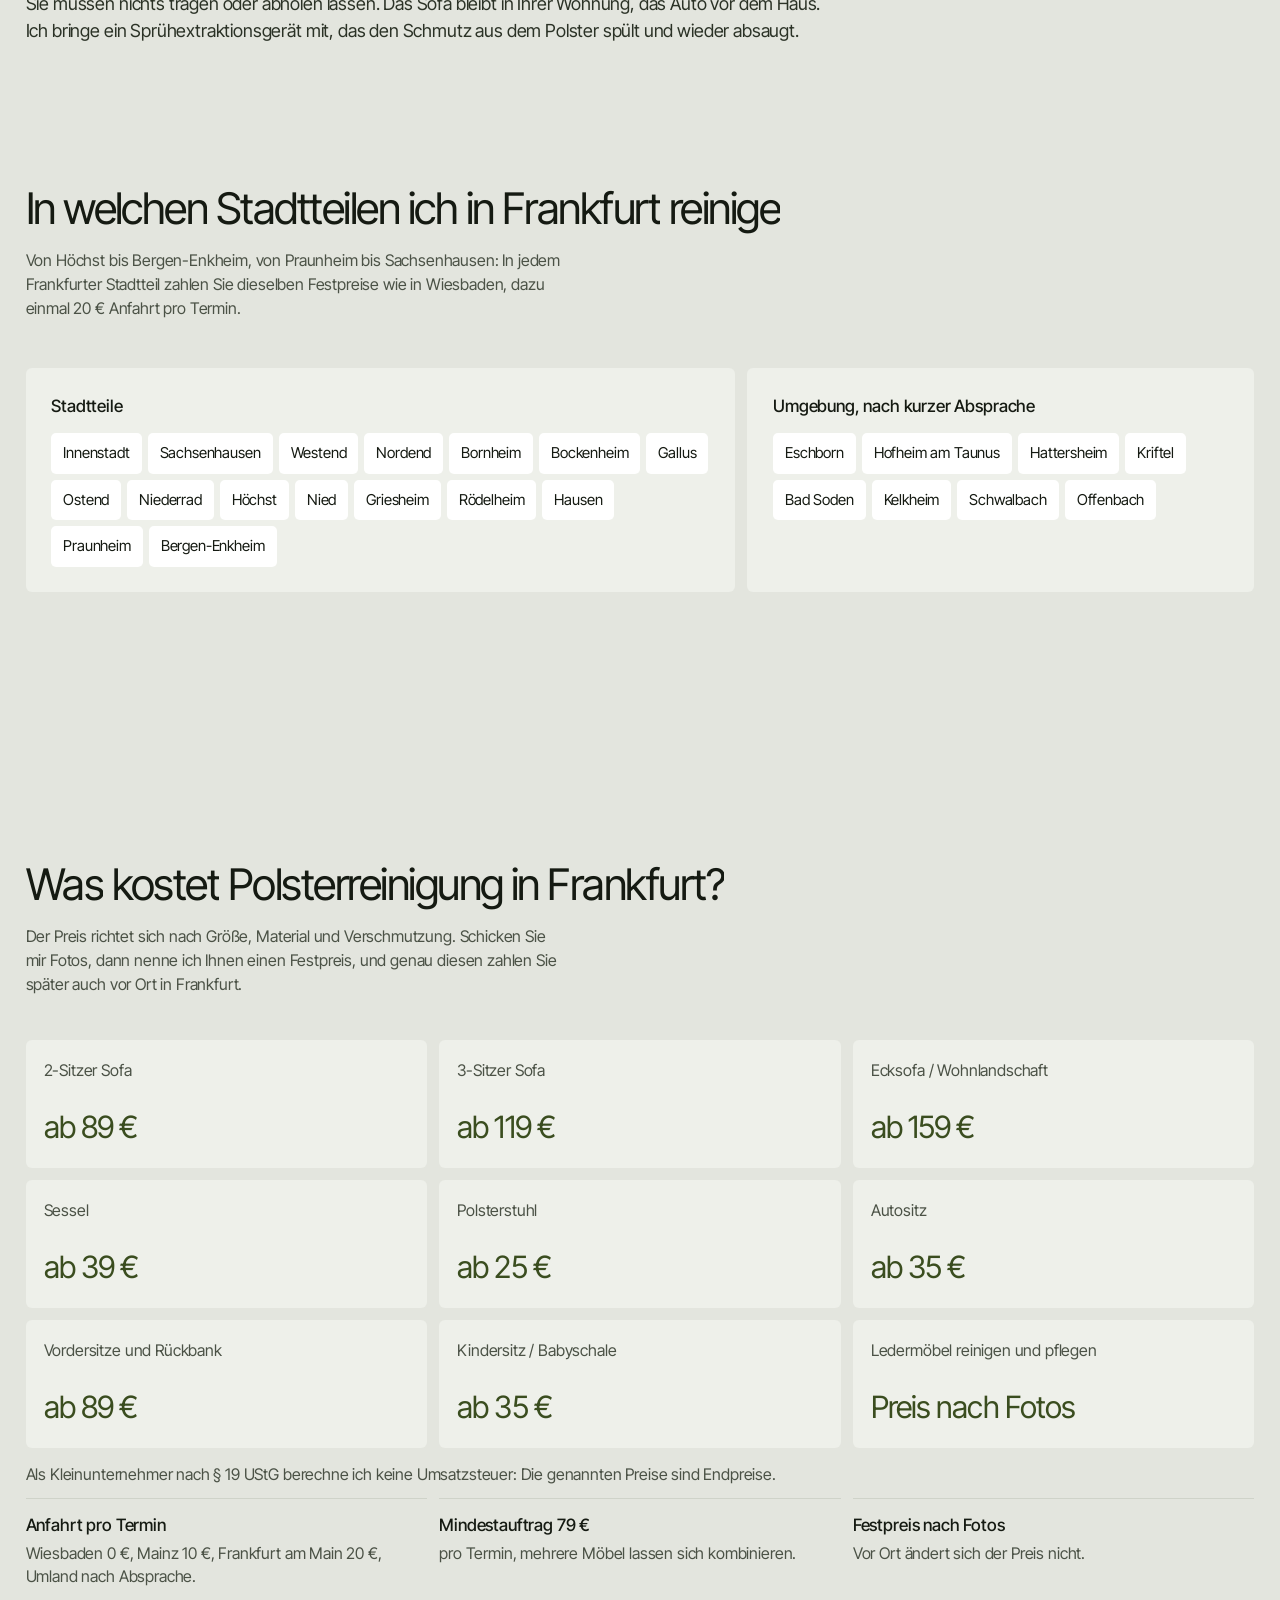
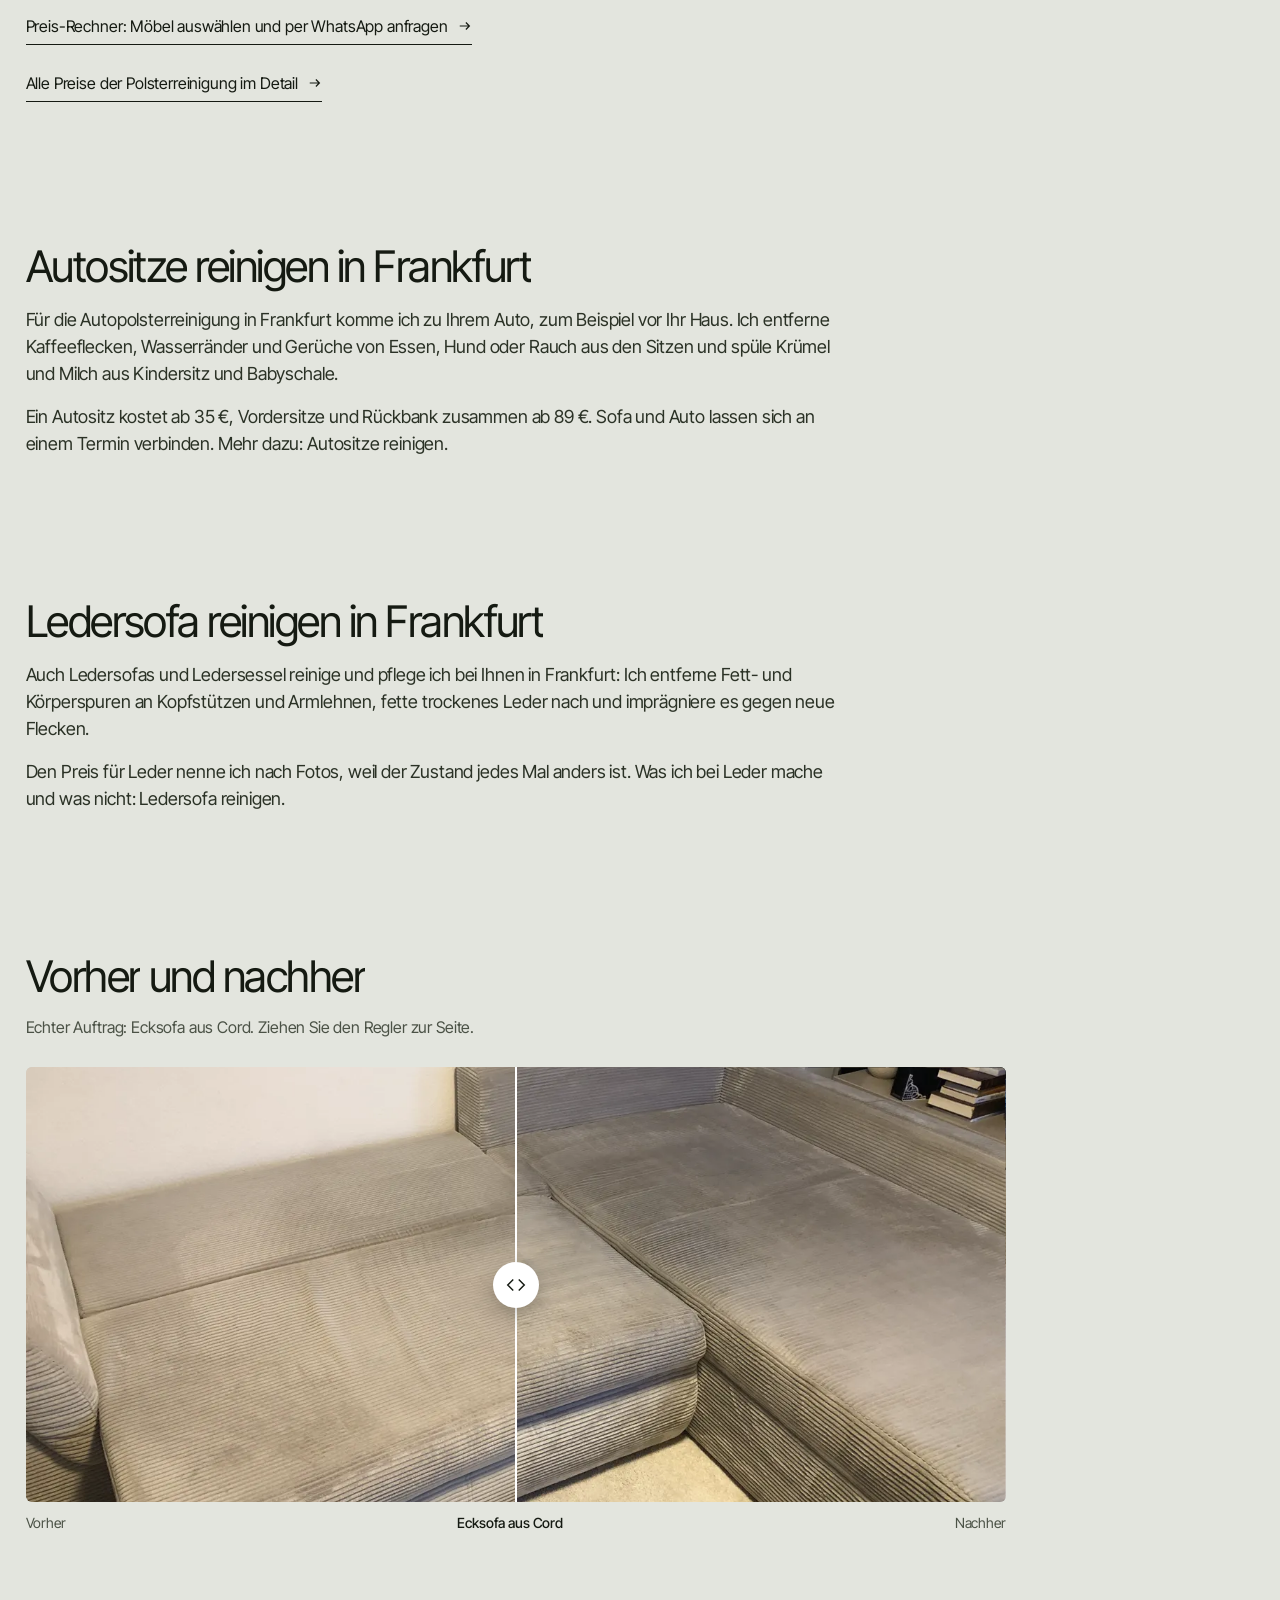
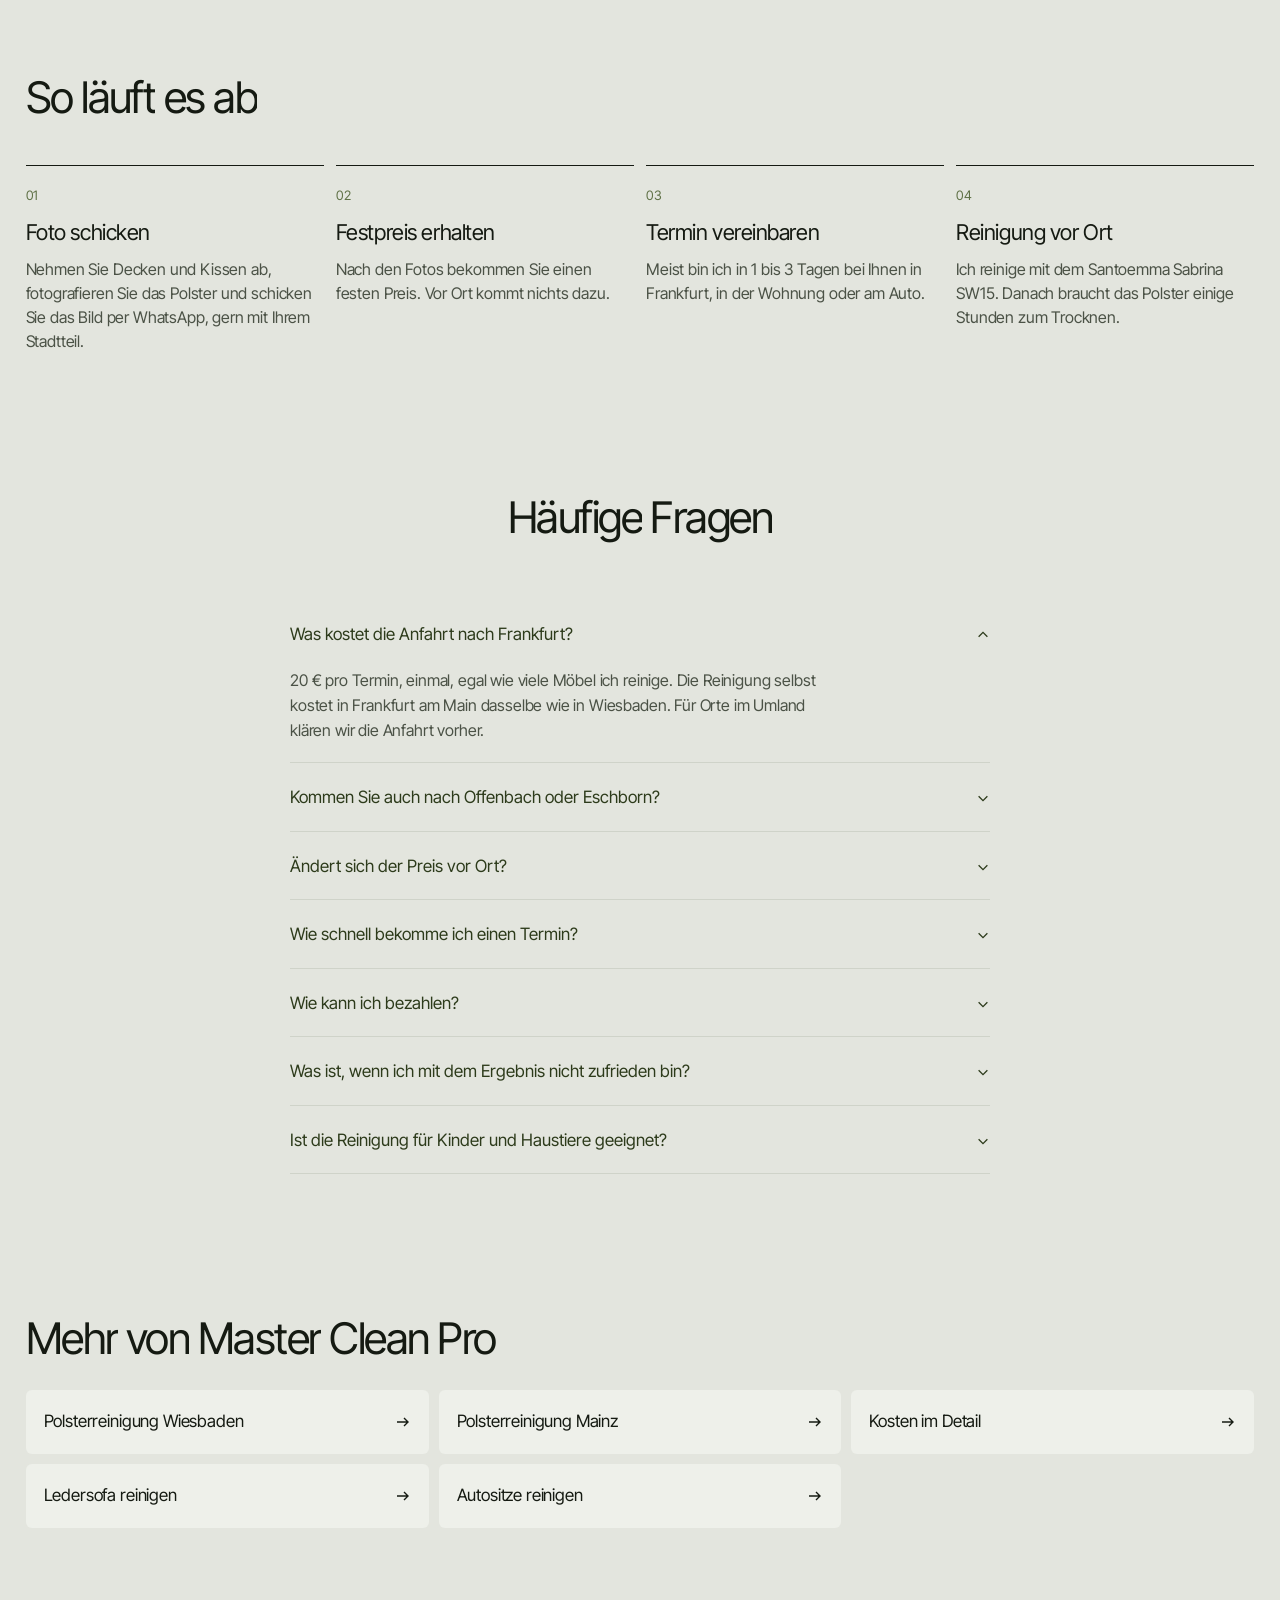
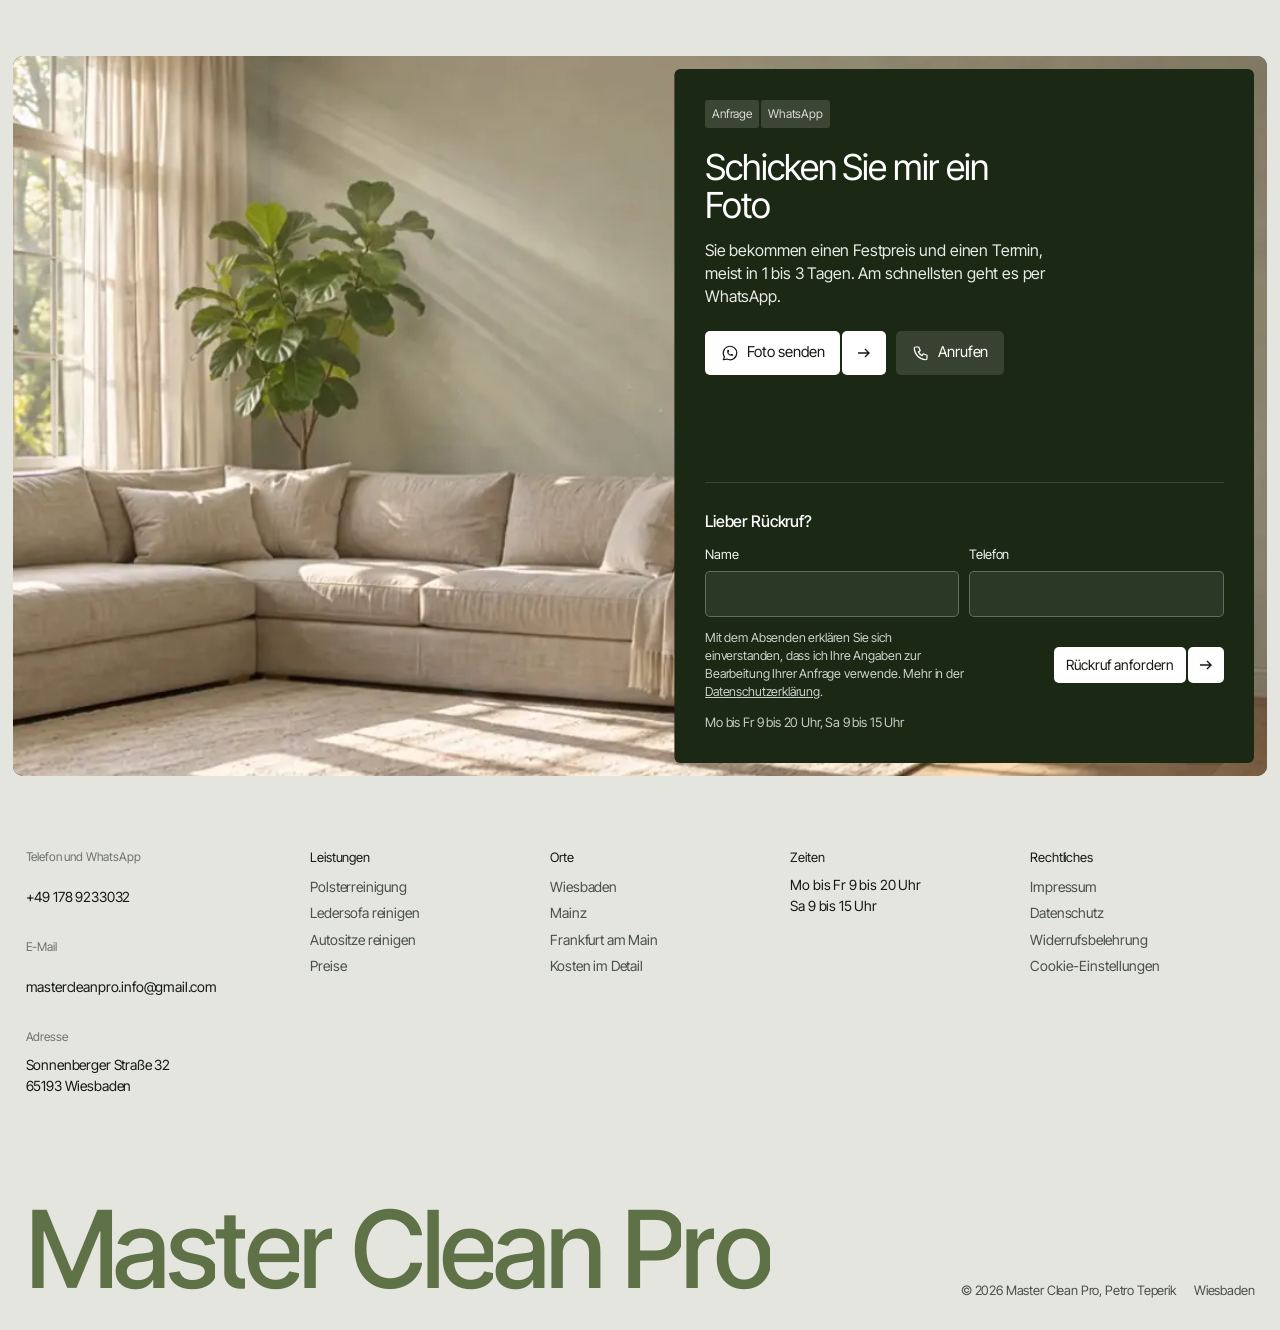
<file: polsterreinigung-frankfurt.html>
<!doctype html>
<html lang="de">
<head>
<meta charset="utf-8">
<meta name="viewport" content="width=device-width, initial-scale=1">
<title>Polsterreinigung Frankfurt: Sofa ab 89 €, Festpreis per WhatsApp | Master Clean Pro</title>
<meta name="description" content="Polsterreinigung in Frankfurt am Main bei Ihnen zu Hause: Sofa, Sessel, Ledercouch und Autositze. 2-Sitzer ab 89 €, 3-Sitzer ab 119 €, Ecksofa ab 159 €. Festpreis nach Fotos, Anfahrt 20 € pro Termin.">
<link rel="canonical" href="https://mastercleanpro.de/polsterreinigung-frankfurt.html">
<meta property="og:type" content="website"><meta property="og:title" content="Polsterreinigung Frankfurt: Sofa ab 89 €, Festpreis per WhatsApp | Master Clean Pro"><meta property="og:description" content="Polsterreinigung in Frankfurt am Main bei Ihnen zu Hause: Sofa, Sessel, Ledercouch und Autositze. 2-Sitzer ab 89 €, 3-Sitzer ab 119 €, Ecksofa ab 159 €. Festpreis nach Fotos, Anfahrt 20 € pro Termin.">
<meta property="og:image" content="https://mastercleanpro.de/assets/img/og-share.jpg"><meta property="og:image:width" content="1200"><meta property="og:image:height" content="630">
<meta property="og:locale" content="de_DE"><meta name="theme-color" content="#e3e5de">
<link rel="icon" href="assets/img/mark.png">
<link rel="preload" href="assets/fonts/inter-tight-latin.woff2" as="font" type="font/woff2" crossorigin>
<link rel="stylesheet" href="assets/site.css">
<script type="application/ld+json">{"@context": "https://schema.org", "@graph": [{"@type": "BreadcrumbList", "itemListElement": [{"@type": "ListItem", "position": 1, "name": "Startseite", "item": "https://mastercleanpro.de/"}, {"@type": "ListItem", "position": 2, "name": "Polsterreinigung Frankfurt", "item": "https://mastercleanpro.de/polsterreinigung-frankfurt.html"}]}, {"@type": "Service", "name": "Polsterreinigung Frankfurt am Main", "serviceType": "Polsterreinigung Frankfurt am Main", "provider": {"@id": "https://mastercleanpro.de/#business", "@type": "LocalBusiness", "name": "Master Clean Pro", "telephone": "+49 178 9233032", "address": {"@type": "PostalAddress", "streetAddress": "Sonnenberger Straße 32", "postalCode": "65193", "addressLocality": "Wiesbaden", "addressCountry": "DE"}}, "areaServed": [{"@type": "City", "name": "Frankfurt am Main"}]}, {"@type": "FAQPage", "mainEntity": [{"@type": "Question", "name": "Was kostet die Anfahrt nach Frankfurt?", "acceptedAnswer": {"@type": "Answer", "text": "20 € pro Termin, einmal, egal wie viele Möbel ich reinige. Die Reinigung selbst kostet in Frankfurt am Main dasselbe wie in Wiesbaden. Für Orte im Umland klären wir die Anfahrt vorher."}}, {"@type": "Question", "name": "Kommen Sie auch nach Offenbach oder Eschborn?", "acceptedAnswer": {"@type": "Answer", "text": "Ja, nach kurzer Absprache. Ich fahre auch nach Offenbach, Eschborn, Bad Soden, Kelkheim und in die anderen Orte rund um Frankfurt. Schreiben Sie mir per WhatsApp, wo Sie wohnen."}}, {"@type": "Question", "name": "Ändert sich der Preis vor Ort?", "acceptedAnswer": {"@type": "Answer", "text": "Nein. Was ich Ihnen nach den Fotos nenne, zahlen Sie auch vor Ort, ohne Aufschlag."}}, {"@type": "Question", "name": "Wie schnell bekomme ich einen Termin?", "acceptedAnswer": {"@type": "Answer", "text": "Meist in 1 bis 3 Tagen. Sobald Ihre Fotos da sind, schlage ich Ihnen einen Termin vor."}}, {"@type": "Question", "name": "Wie kann ich bezahlen?", "acceptedAnswer": {"@type": "Answer", "text": "Bar, per Überweisung oder mit PayPal, wie es Ihnen lieber ist."}}, {"@type": "Question", "name": "Was ist, wenn ich mit dem Ergebnis nicht zufrieden bin?", "acceptedAnswer": {"@type": "Answer", "text": "Sagen Sie es mir direkt. Ich reinige die Stelle kostenlos nach. Ihre gesetzlichen Rechte bleiben davon unberührt."}}, {"@type": "Question", "name": "Ist die Reinigung für Kinder und Haustiere geeignet?", "acceptedAnswer": {"@type": "Answer", "text": "Ja. Das Gerät spült das Polster gründlich aus und saugt Schmutz und Rückstände wieder ab. Wenn das Möbelstück ganz trocken ist, dürfen Kinder und Haustiere wieder darauf."}}]}]}</script>
</head>
<body id="top" class="subpage">
<a class="skip" href="#main">Zum Inhalt springen</a>
<header class="nav" id="nav">
  <a class="logo" href="/#top" aria-label="Master Clean Pro, Startseite"><img src="assets/img/mark.png" alt="" width="30" height="32">Master Clean Pro</a>
  <nav class="links" aria-label="Hauptmenü">
    <a href="/#preise">Preise</a><a href="/#ablauf">Ablauf</a><a href="/#vorher-nachher">Vorher und nachher</a><a href="/#kontakt">Kontakt</a>
  </nav>
  <a class="btn" href="https://wa.me/491789233032?text=Hallo%20Petro%2C%20ich%20m%C3%B6chte%20eine%20Reinigung%20anfragen.%20Fotos%20und%20meinen%20Ort%20schicke%20ich%20gleich." target="_blank" rel="noopener"><span class="lb"><svg class="i" viewBox="0 0 24 24" fill="none" stroke="currentColor" stroke-width="1.6" stroke-linecap="round" stroke-linejoin="round" aria-hidden="true"><path d="M3 21l1.65 -3.8a9 9 0 1 1 3.4 2.9l-5.05 .9" /> <path d="M9 10a.5 .5 0 0 0 1 0v-1a.5 .5 0 0 0 -1 0v1a5 5 0 0 0 5 5h1a.5 .5 0 0 0 0 -1h-1a.5 .5 0 0 0 0 1" /></svg>Foto senden</span><span class="sq" aria-hidden="true"><svg viewBox="0 0 16 16"><path d="M2 8h11M9 4l4 4-4 4"/></svg><svg viewBox="0 0 16 16"><path d="M2 8h11M9 4l4 4-4 4"/></svg></span></a>
  <button class="burger" id="burger" aria-label="Menü öffnen" aria-expanded="false" aria-controls="mnav"><i></i></button>
</header>
<div class="mnav" id="mnav" aria-hidden="true">
  <a href="/#preise">Preise</a><a href="/#ablauf">Ablauf</a><a href="/#vorher-nachher">Vorher und nachher</a><a href="/#kontakt">Kontakt</a>
  <a class="btn" href="https://wa.me/491789233032?text=Hallo%20Petro%2C%20ich%20m%C3%B6chte%20eine%20Reinigung%20anfragen.%20Fotos%20und%20meinen%20Ort%20schicke%20ich%20gleich." target="_blank" rel="noopener"><span class="lb"><svg class="i" viewBox="0 0 24 24" fill="none" stroke="currentColor" stroke-width="1.6" stroke-linecap="round" stroke-linejoin="round" aria-hidden="true"><path d="M3 21l1.65 -3.8a9 9 0 1 1 3.4 2.9l-5.05 .9" /> <path d="M9 10a.5 .5 0 0 0 1 0v-1a.5 .5 0 0 0 -1 0v1a5 5 0 0 0 5 5h1a.5 .5 0 0 0 0 -1h-1a.5 .5 0 0 0 0 1" /></svg>Foto senden</span><span class="sq" aria-hidden="true"><svg viewBox="0 0 16 16"><path d="M2 8h11M9 4l4 4-4 4"/></svg><svg viewBox="0 0 16 16"><path d="M2 8h11M9 4l4 4-4 4"/></svg></span></a>
</div>

<main id="main">
<section class="hero subhero" aria-label="Polsterreinigung in Frankfurt">
  <div class="frame">
    <div class="media" id="heroMedia"><video class="vid" muted loop playsinline preload="none" poster="assets/img/anfrage-poster.webp" data-src="assets/video/anfrage.mp4" data-src-m="assets/video/anfrage-m.mp4" aria-hidden="true"></video></div>
    <div class="veil"></div>
    <div class="copy" id="heroCopy">
      <nav class="crumbs rv" aria-label="Brotkrumen"><a href="/">Startseite</a><span aria-hidden="true">/</span><span>Polsterreinigung Frankfurt</span></nav>
      <h1 class="split">Polsterreinigung in Frankfurt</h1>
      <p class="sub rv" data-d="350">Sofa, Sessel, Ledercouch oder Autositze: Ich reinige direkt bei Ihnen. Den Festpreis bekommen Sie vorher, nach einem Foto.</p>
      <p class="facts rv" data-d="500">Alle Frankfurter Stadtteile, Anfahrt 20 €</p>
      <div class="acts rv" data-d="650">
        <a class="btn" href="https://wa.me/491789233032?text=Hallo%20Petro%2C%20ich%20m%C3%B6chte%20mein%20Sofa%20reinigen%20lassen.%20Fotos%20und%20meinen%20Ort%20schicke%20ich%20gleich." target="_blank" rel="noopener"><span class="lb"><svg class="i" viewBox="0 0 24 24" fill="none" stroke="currentColor" stroke-width="1.6" stroke-linecap="round" stroke-linejoin="round" aria-hidden="true"><path d="M3 21l1.65 -3.8a9 9 0 1 1 3.4 2.9l-5.05 .9" /> <path d="M9 10a.5 .5 0 0 0 1 0v-1a.5 .5 0 0 0 -1 0v1a5 5 0 0 0 5 5h1a.5 .5 0 0 0 0 -1h-1a.5 .5 0 0 0 0 1" /></svg>Foto senden</span><span class="sq" aria-hidden="true"><svg viewBox="0 0 16 16"><path d="M2 8h11M9 4l4 4-4 4"/></svg><svg viewBox="0 0 16 16"><path d="M2 8h11M9 4l4 4-4 4"/></svg></span></a>
        <a class="lnk" href="tel:+491789233032">+49 178 9233032 <svg viewBox="0 0 16 16"><path d="M2 8h11M9 4l4 4-4 4"/></svg></a>
      </div>
    </div>
  </div>
</section>
<section class="sec stext"><div class="inner narrow"><span class="tag"><span>01</span><span>Frankfurt</span></span><h2 class="h2 split">Polsterreinigung in Frankfurt am Main: Ich komme mit dem Gerät zu Ihnen</h2><p class="lead rv">Bei Master Clean Pro reinige ich selbst: Ich heiße Petro und fahre aus Wiesbaden zu Ihnen nach Frankfurt. Sie schreiben mit mir, ich nenne den Preis, und ich stehe dann auch mit dem Gerät vor Ihrer Tür.</p><img src="assets/img/petro-sofa.webp" width="800" height="1000" alt="Petro Teperik mit dem Reinigungsgerät" style="width:100%;max-width:420px;height:auto;border-radius:12px;display:block;margin:16px 0" loading="lazy"><p class="lead rv">Sie müssen nichts tragen oder abholen lassen. Das Sofa bleibt in Ihrer Wohnung, das Auto vor dem Haus. Ich bringe ein Sprühextraktionsgerät mit, das den Schmutz aus dem Polster spült und wieder absaugt.</p></div></section>
<section class="sec areas" style="padding-top:0"><div class="inner"><h2 class="h2 split">In welchen Stadtteilen ich in Frankfurt reinige</h2><p class="lead rv">Von Höchst bis Bergen-Enkheim, von Praunheim bis Sachsenhausen: In jedem Frankfurter Stadtteil zahlen Sie dieselben Festpreise wie in Wiesbaden, dazu einmal 20 € Anfahrt pro Termin.</p><div class="agrid"><div class="agrp rv"><h3>Stadtteile</h3><ul class="pills"><li>Innenstadt</li><li>Sachsenhausen</li><li>Westend</li><li>Nordend</li><li>Bornheim</li><li>Bockenheim</li><li>Gallus</li><li>Ostend</li><li>Niederrad</li><li>Höchst</li><li>Nied</li><li>Griesheim</li><li>Rödelheim</li><li>Hausen</li><li>Praunheim</li><li>Bergen-Enkheim</li></ul></div><div class="agrp rv"><h3>Umgebung, nach kurzer Absprache</h3><ul class="pills"><li>Eschborn</li><li>Hofheim am Taunus</li><li>Hattersheim</li><li>Kriftel</li><li>Bad Soden</li><li>Kelkheim</li><li>Schwalbach</li><li>Offenbach</li></ul></div></div></div></section>
<section class="sec prices" id="preise"><div class="inner"><h2 class="h2 split">Was kostet Polsterreinigung in Frankfurt?</h2><p class="lead rv">Der Preis richtet sich nach Größe, Material und Verschmutzung. Schicken Sie mir Fotos, dann nenne ich Ihnen einen Festpreis, und genau diesen zahlen Sie später auch vor Ort in Frankfurt.</p>
<div class="pgrid"><div class="pc rv"><span>2-Sitzer Sofa</span><b>ab 89 €</b></div><div class="pc rv"><span>3-Sitzer Sofa</span><b>ab 119 €</b></div><div class="pc rv"><span>Ecksofa / Wohnlandschaft</span><b>ab 159 €</b></div><div class="pc rv"><span>Sessel</span><b>ab 39 €</b></div><div class="pc rv"><span>Polsterstuhl</span><b>ab 25 €</b></div><div class="pc rv"><span>Autositz</span><b>ab 35 €</b></div><div class="pc rv"><span>Vordersitze und Rückbank</span><b>ab 89 €</b></div><div class="pc rv"><span>Kindersitz / Babyschale</span><b>ab 35 €</b></div><div class="pc rv"><span>Ledermöbel reinigen und pflegen</span><b>Preis nach Fotos</b></div></div>
<p class="ust rv">Als Kleinunternehmer nach § 19 UStG berechne ich keine Umsatzsteuer: Die genannten Preise sind Endpreise.</p>
<div class="pfoot"><div class="rv"><b>Anfahrt pro Termin</b>Wiesbaden 0 €, Mainz 10 €, Frankfurt am Main 20 €, Umland nach Absprache.</div><div class="rv"><b>Mindestauftrag 79 €</b>pro Termin, mehrere Möbel lassen sich kombinieren.</div><div class="rv"><b>Festpreis nach Fotos</b>Vor Ort ändert sich der Preis nicht.</div></div>
<p class="pmore rv"><a class="lnk" href="/#preise">Preis-Rechner: Möbel auswählen und per WhatsApp anfragen <svg viewBox="0 0 16 16"><path d="M2 8h11M9 4l4 4-4 4"/></svg></a></p><p class="pmore rv"><a class="lnk" href="polsterreinigung-kosten.html">Alle Preise der Polsterreinigung im Detail <svg viewBox="0 0 16 16"><path d="M2 8h11M9 4l4 4-4 4"/></svg></a></p></div></section>
<section class="sec stext" style="padding-top:0"><div class="inner narrow"><h2 class="h2 split">Autositze reinigen in Frankfurt</h2><p class="lead rv">Für die Autopolsterreinigung in Frankfurt komme ich zu Ihrem Auto, zum Beispiel vor Ihr Haus. Ich entferne Kaffeeflecken, Wasserränder und Gerüche von Essen, Hund oder Rauch aus den Sitzen und spüle Krümel und Milch aus Kindersitz und Babyschale.</p><p class="lead rv">Ein Autositz kostet ab 35 €, Vordersitze und Rückbank zusammen ab 89 €. Sofa und Auto lassen sich an einem Termin verbinden. Mehr dazu: <a href="autositze-reinigen.html">Autositze reinigen</a>.</p></div></section>
<section class="sec stext" style="padding-top:0"><div class="inner narrow"><h2 class="h2 split">Ledersofa reinigen in Frankfurt</h2><p class="lead rv">Auch Ledersofas und Ledersessel reinige und pflege ich bei Ihnen in Frankfurt: Ich entferne Fett- und Körperspuren an Kopfstützen und Armlehnen, fette trockenes Leder nach und imprägniere es gegen neue Flecken.</p><p class="lead rv">Den Preis für Leder nenne ich nach Fotos, weil der Zustand jedes Mal anders ist. Was ich bei Leder mache und was nicht: <a href="ledersofa-reinigen.html">Ledersofa reinigen</a>.</p></div></section>
<section class="sec" style="padding-top:0"><div class="inner narrow2"><h2 class="h2 split">Vorher und nachher</h2><p class="lead rv">Echter Auftrag: Ecksofa aus Cord. Ziehen Sie den Regler zur Seite.</p>
<div class="rv" style="margin-top:28px"><div class="ba wide" style="--x:50%"><img src="assets/img/cord-vorher.webp" width="1400" height="1050" alt="Ecksofa aus Cord vor der Reinigung" loading="lazy"><img class="after" src="assets/img/cord-nachher.webp" width="1400" height="1050" alt="Ecksofa aus Cord nach der Reinigung" loading="lazy"><div class="hand"><span><svg viewBox="0 0 24 24"><path d="M9 6l-6 6 6 6M15 6l6 6-6 6"/></svg></span></div><input type="range" min="0" max="100" value="50" aria-label="Vorher und nachher vergleichen: Ecksofa aus Cord"></div>
<div class="bacap"><span>Vorher</span><b>Ecksofa aus Cord</b><span>Nachher</span></div></div></div></section>
<section class="sec nsteps" style="padding-top:0"><div class="inner"><h2 class="h2 split">So läuft es ab</h2><ol><li class="rv"><span class="no">01</span><h3>Foto schicken</h3><p>Nehmen Sie Decken und Kissen ab, fotografieren Sie das Polster und schicken Sie das Bild per WhatsApp, gern mit Ihrem Stadtteil.</p></li><li class="rv"><span class="no">02</span><h3>Festpreis erhalten</h3><p>Nach den Fotos bekommen Sie einen festen Preis. Vor Ort kommt nichts dazu.</p></li><li class="rv"><span class="no">03</span><h3>Termin vereinbaren</h3><p>Meist bin ich in 1 bis 3 Tagen bei Ihnen in Frankfurt, in der Wohnung oder am Auto.</p></li><li class="rv"><span class="no">04</span><h3>Reinigung vor Ort</h3><p>Ich reinige mit dem Santoemma Sabrina SW15. Danach braucht das Polster einige Stunden zum Trocknen.</p></li></ol></div></section>
<section class="sec faq" id="fragen" style="padding-top:0"><div class="inner"><h2 class="h2 split">Häufige Fragen</h2><ul id="faq"><li class="rv open"><button aria-expanded="true">Was kostet die Anfahrt nach Frankfurt?<svg viewBox="0 0 16 16"><path d="m3 6 5 5 5-5"/></svg></button><div class="a"><div><p>20 € pro Termin, einmal, egal wie viele Möbel ich reinige. Die Reinigung selbst kostet in Frankfurt am Main dasselbe wie in Wiesbaden. Für Orte im Umland klären wir die Anfahrt vorher.</p></div></div></li><li class="rv"><button aria-expanded="false">Kommen Sie auch nach Offenbach oder Eschborn?<svg viewBox="0 0 16 16"><path d="m3 6 5 5 5-5"/></svg></button><div class="a"><div><p>Ja, nach kurzer Absprache. Ich fahre auch nach Offenbach, Eschborn, Bad Soden, Kelkheim und in die anderen Orte rund um Frankfurt. Schreiben Sie mir per WhatsApp, wo Sie wohnen.</p></div></div></li><li class="rv"><button aria-expanded="false">Ändert sich der Preis vor Ort?<svg viewBox="0 0 16 16"><path d="m3 6 5 5 5-5"/></svg></button><div class="a"><div><p>Nein. Was ich Ihnen nach den Fotos nenne, zahlen Sie auch vor Ort, ohne Aufschlag.</p></div></div></li><li class="rv"><button aria-expanded="false">Wie schnell bekomme ich einen Termin?<svg viewBox="0 0 16 16"><path d="m3 6 5 5 5-5"/></svg></button><div class="a"><div><p>Meist in 1 bis 3 Tagen. Sobald Ihre Fotos da sind, schlage ich Ihnen einen Termin vor.</p></div></div></li><li class="rv"><button aria-expanded="false">Wie kann ich bezahlen?<svg viewBox="0 0 16 16"><path d="m3 6 5 5 5-5"/></svg></button><div class="a"><div><p>Bar, per Überweisung oder mit PayPal, wie es Ihnen lieber ist.</p></div></div></li><li class="rv"><button aria-expanded="false">Was ist, wenn ich mit dem Ergebnis nicht zufrieden bin?<svg viewBox="0 0 16 16"><path d="m3 6 5 5 5-5"/></svg></button><div class="a"><div><p>Sagen Sie es mir direkt. Ich reinige die Stelle kostenlos nach. Ihre gesetzlichen Rechte bleiben davon unberührt.</p></div></div></li><li class="rv"><button aria-expanded="false">Ist die Reinigung für Kinder und Haustiere geeignet?<svg viewBox="0 0 16 16"><path d="m3 6 5 5 5-5"/></svg></button><div class="a"><div><p>Ja. Das Gerät spült das Polster gründlich aus und saugt Schmutz und Rückstände wieder ab. Wenn das Möbelstück ganz trocken ist, dürfen Kinder und Haustiere wieder darauf.</p></div></div></li></ul></div></section>
<section class="sec rels" style="padding-top:0"><div class="inner"><h2 class="h2 split">Mehr von Master Clean Pro</h2><div class="rgrid"><a class="rl rv" href="/">Polsterreinigung Wiesbaden<svg viewBox="0 0 16 16"><path d="M2 8h11M9 4l4 4-4 4"/></svg></a><a class="rl rv" href="polsterreinigung-mainz.html">Polsterreinigung Mainz<svg viewBox="0 0 16 16"><path d="M2 8h11M9 4l4 4-4 4"/></svg></a><a class="rl rv" href="polsterreinigung-kosten.html">Kosten im Detail<svg viewBox="0 0 16 16"><path d="M2 8h11M9 4l4 4-4 4"/></svg></a><a class="rl rv" href="ledersofa-reinigen.html">Ledersofa reinigen<svg viewBox="0 0 16 16"><path d="M2 8h11M9 4l4 4-4 4"/></svg></a><a class="rl rv" href="autositze-reinigen.html">Autositze reinigen<svg viewBox="0 0 16 16"><path d="M2 8h11M9 4l4 4-4 4"/></svg></a></div></div></section>
<section class="cta" id="kontakt" aria-labelledby="t-cta">
  <div class="frame" id="ctaFrame">
    <div class="bg" id="ctaBg" aria-hidden="true"><video class="vid" muted loop playsinline preload="none" poster="assets/img/anfrage-poster.webp" data-src="assets/video/anfrage.mp4" data-src-m="assets/video/anfrage-m.mp4"></video></div>
    <div class="panel on-dark" id="ctaPanel">
      <span class="tag on-dark"><span>Anfrage</span><span>WhatsApp</span></span>
      <h2 class="split" id="t-cta">Schicken Sie mir ein Foto</h2>
      <p class="ptxt">Sie bekommen einen Festpreis und einen Termin, meist in 1 bis 3 Tagen. Am schnellsten geht es per WhatsApp.</p>
      <div class="acts">
        <a class="btn light" href="https://wa.me/491789233032?text=Hallo%20Petro%2C%20ich%20m%C3%B6chte%20mein%20Sofa%20reinigen%20lassen.%20Fotos%20und%20meinen%20Ort%20schicke%20ich%20gleich." target="_blank" rel="noopener"><span class="lb"><svg class="i" viewBox="0 0 24 24" fill="none" stroke="currentColor" stroke-width="1.6" stroke-linecap="round" stroke-linejoin="round" aria-hidden="true"><path d="M3 21l1.65 -3.8a9 9 0 1 1 3.4 2.9l-5.05 .9" /> <path d="M9 10a.5 .5 0 0 0 1 0v-1a.5 .5 0 0 0 -1 0v1a5 5 0 0 0 5 5h1a.5 .5 0 0 0 0 -1h-1a.5 .5 0 0 0 0 1" /></svg>Foto senden</span><span class="sq" aria-hidden="true"><svg viewBox="0 0 16 16"><path d="M2 8h11M9 4l4 4-4 4"/></svg><svg viewBox="0 0 16 16"><path d="M2 8h11M9 4l4 4-4 4"/></svg></span></a>
        <a class="btn" href="tel:+491789233032"><span class="lb" style="background:rgba(255,255,255,.12)"><svg class="i" viewBox="0 0 24 24" fill="none" stroke="currentColor" stroke-width="1.6" stroke-linecap="round" stroke-linejoin="round" aria-hidden="true"><path d="M5 4h4l2 5l-2.5 1.5a11 11 0 0 0 5 5l1.5 -2.5l5 2v4a2 2 0 0 1 -2 2a16 16 0 0 1 -15 -15a2 2 0 0 1 2 -2" /></svg>Anrufen</span></a>
      </div>
      <form class="form" id="form" action="mailto:mastercleanpro.info@gmail.com" method="post" enctype="text/plain" novalidate>
        <h3>Lieber Rückruf?</h3>
        <div class="flds"><label>Name<input name="name" autocomplete="name" required></label><label>Telefon<input name="phone" type="tel" autocomplete="tel" inputmode="tel" required></label></div>
        <label class="hp" aria-hidden="true">Website<input name="website" tabindex="-1" autocomplete="off"></label>
        <div class="row2"><small>Mit dem Absenden erklären Sie sich einverstanden, dass ich Ihre Angaben zur Bearbeitung Ihrer Anfrage verwende. Mehr in der <a href="datenschutz.html">Datenschutzerklärung</a>.</small>
        <button class="btn light sm" type="submit"><span class="lb">Rückruf anfordern</span><span class="sq" aria-hidden="true"><svg viewBox="0 0 16 16"><path d="M2 8h11M9 4l4 4-4 4"/></svg><svg viewBox="0 0 16 16"><path d="M2 8h11M9 4l4 4-4 4"/></svg></span></button></div>
        <p class="st" id="formSt" role="status" hidden></p>
      </form>
      <p class="hours">Mo bis Fr 9 bis 20 Uhr, Sa 9 bis 15 Uhr</p>
    </div>
  </div>
</section>
</main>
<footer class="foot">
  <div class="inner">
    <div class="fgrid">
      <div>
        <h6>Telefon und WhatsApp</h6><div class="v"><a href="tel:+491789233032">+49 178 9233032</a></div>
        <h6>E-Mail</h6><div class="v"><a href="mailto:mastercleanpro.info@gmail.com">mastercleanpro.info@gmail.com</a></div>
        <h6>Adresse</h6><div class="v">Sonnenberger Straße 32<br>65193 Wiesbaden</div>
      </div>
      <div><div class="t">Leistungen</div>
        <a class="l" href="/#leistungen">Polsterreinigung</a><a class="l" href="ledersofa-reinigen.html">Ledersofa reinigen</a><a class="l" href="autositze-reinigen.html">Autositze reinigen</a><a class="l" href="/#preise">Preise</a></div>
      <div><div class="t">Orte</div>
        <a class="l" href="/#gebiet">Wiesbaden</a><a class="l" href="polsterreinigung-mainz.html">Mainz</a><a class="l" href="polsterreinigung-frankfurt.html">Frankfurt am Main</a><a class="l" href="polsterreinigung-kosten.html">Kosten im Detail</a></div>
      <div><div class="t">Zeiten</div>
        <div class="v">Mo bis Fr 9 bis 20 Uhr<br>Sa 9 bis 15 Uhr</div></div>
      <div><div class="t">Rechtliches</div>
        <a class="l" href="impressum.html">Impressum</a><a class="l" href="datenschutz.html">Datenschutz</a><a class="l" href="widerruf.html">Widerrufsbelehrung</a><button type="button" class="l cset" data-consent-open>Cookie-Einstellungen</button></div>
    </div>
    <div class="fbot">
      <div class="word" id="fword" data-word="Master Clean Pro" aria-hidden="true"></div>
      <div class="fmeta"><span>© 2026 Master Clean Pro, Petro Teperik</span><span>Wiesbaden</span></div>
    </div>
  </div>
</footer>
<script src="assets/js/consent.js" defer></script>

<div class="mbar" id="mbar">
  <a href="https://wa.me/491789233032?text=Hallo%20Petro%2C%20ich%20m%C3%B6chte%20eine%20Reinigung%20anfragen.%20Fotos%20und%20meinen%20Ort%20schicke%20ich%20gleich." target="_blank" rel="noopener"><svg class="i" viewBox="0 0 24 24" fill="none" stroke="currentColor" stroke-width="1.6" stroke-linecap="round" stroke-linejoin="round" aria-hidden="true"><path d="M3 21l1.65 -3.8a9 9 0 1 1 3.4 2.9l-5.05 .9" /> <path d="M9 10a.5 .5 0 0 0 1 0v-1a.5 .5 0 0 0 -1 0v1a5 5 0 0 0 5 5h1a.5 .5 0 0 0 0 -1h-1a.5 .5 0 0 0 0 1" /></svg>Foto senden</a>
  <a href="tel:+491789233032"><svg class="i" viewBox="0 0 24 24" fill="none" stroke="currentColor" stroke-width="1.6" stroke-linecap="round" stroke-linejoin="round" aria-hidden="true"><path d="M5 4h4l2 5l-2.5 1.5a11 11 0 0 0 5 5l1.5 -2.5l5 2v4a2 2 0 0 1 -2 2a16 16 0 0 1 -15 -15a2 2 0 0 1 2 -2" /></svg>Anrufen</a>
</div>

<script src="assets/js/lenis.min.js" defer></script>
<script src="assets/js/site.js" defer></script>
</body>
</html>
</file>
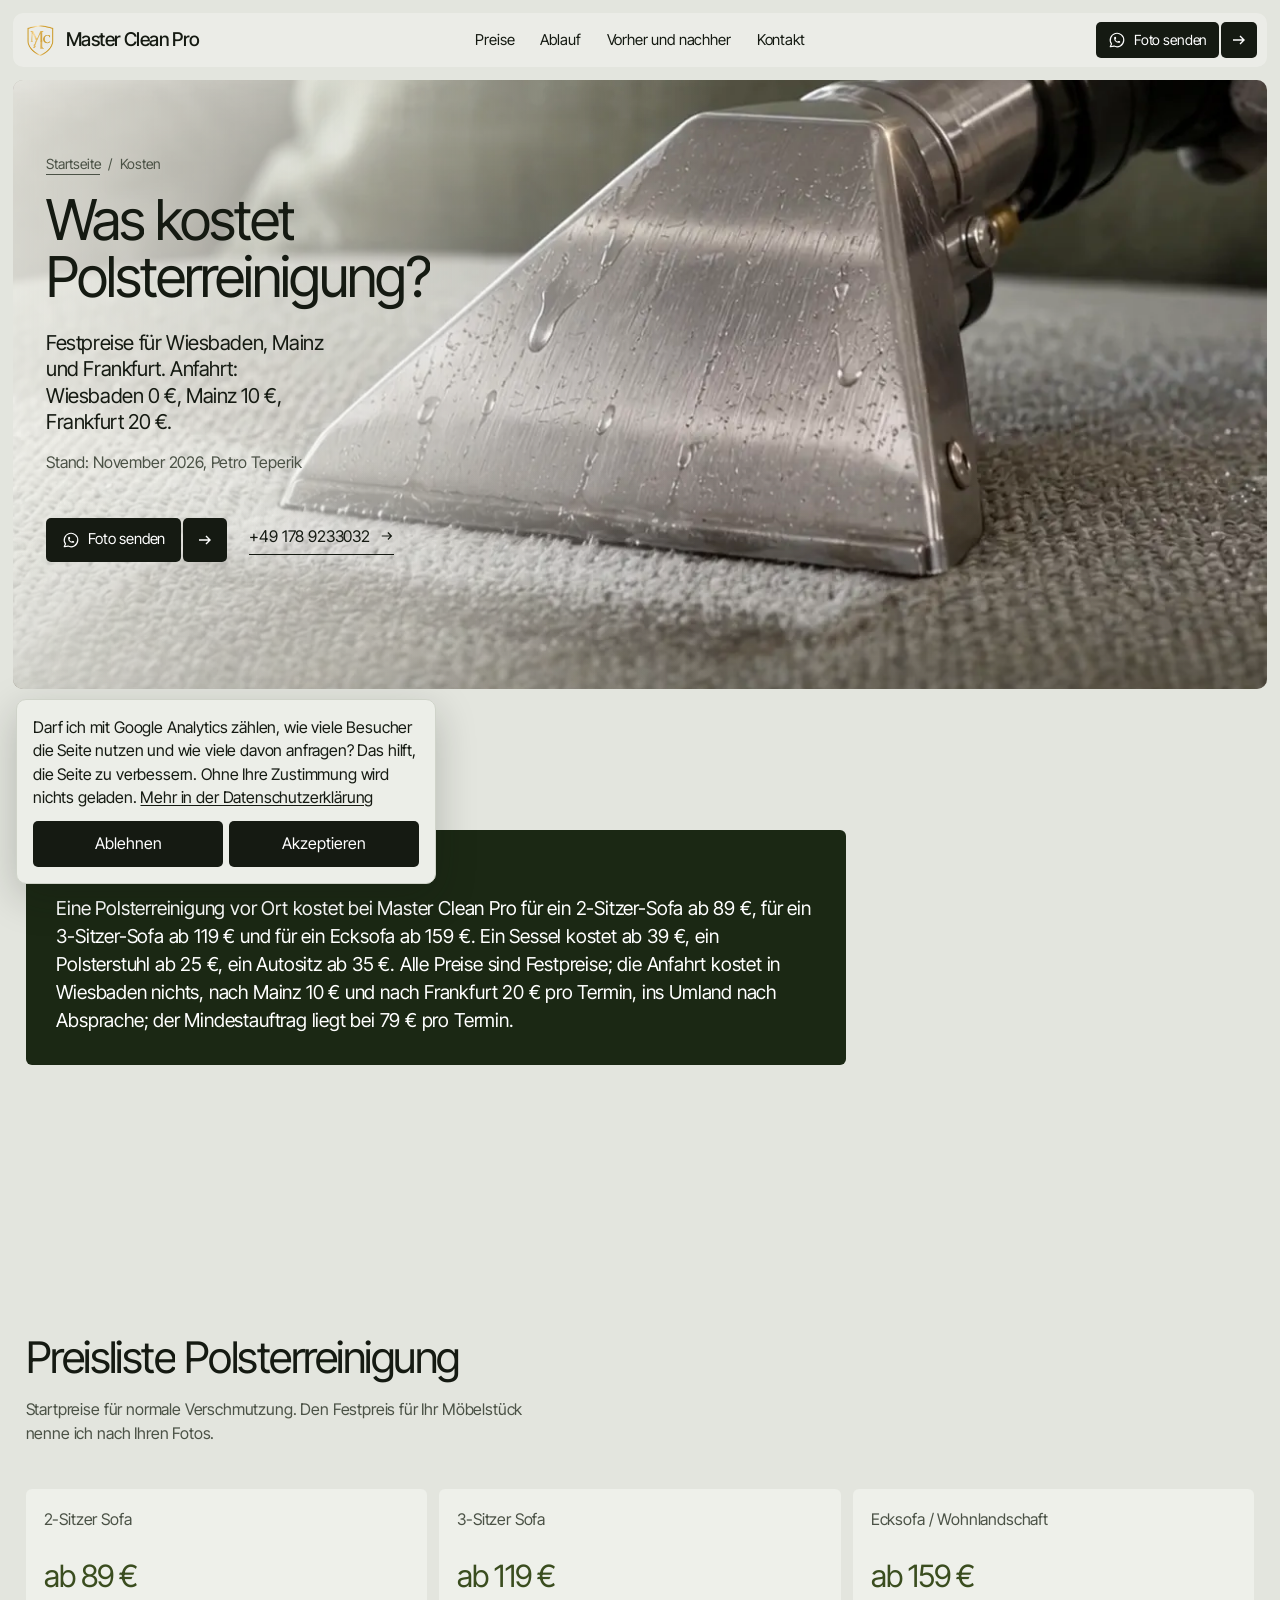
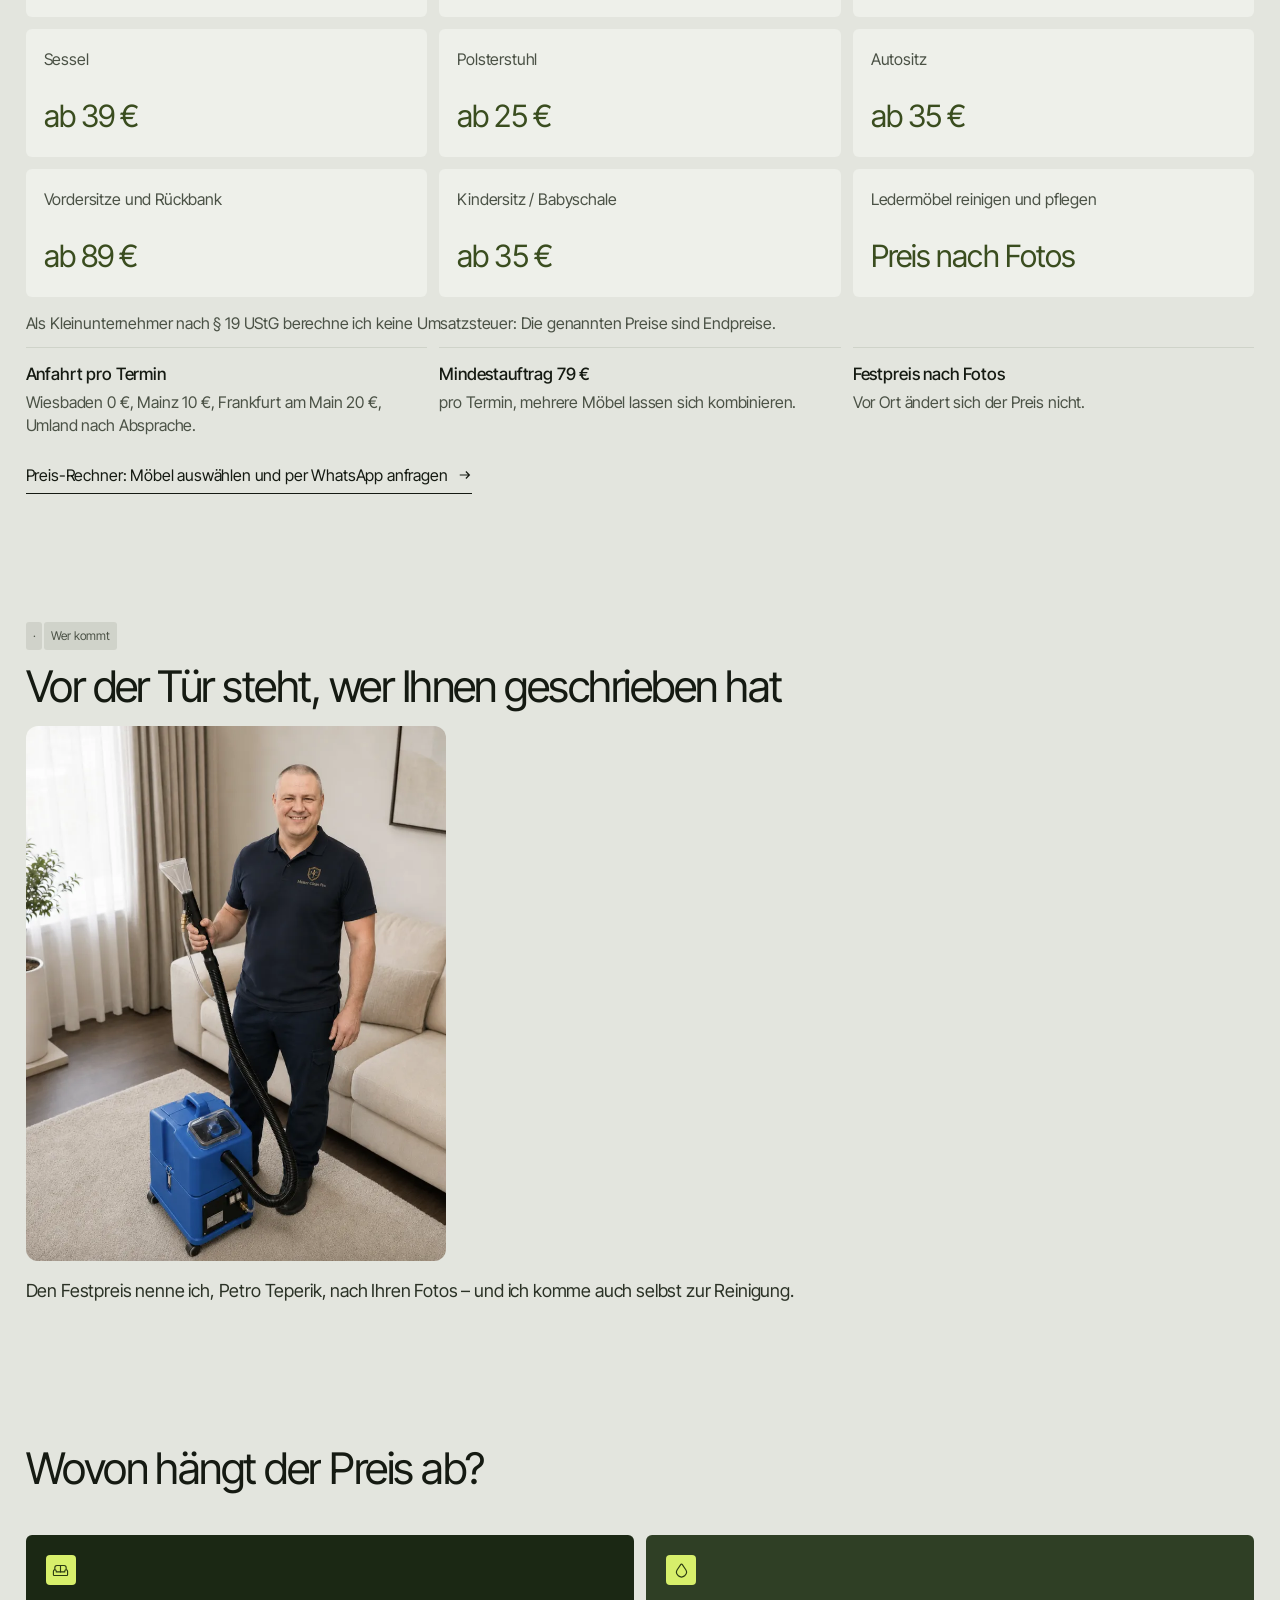
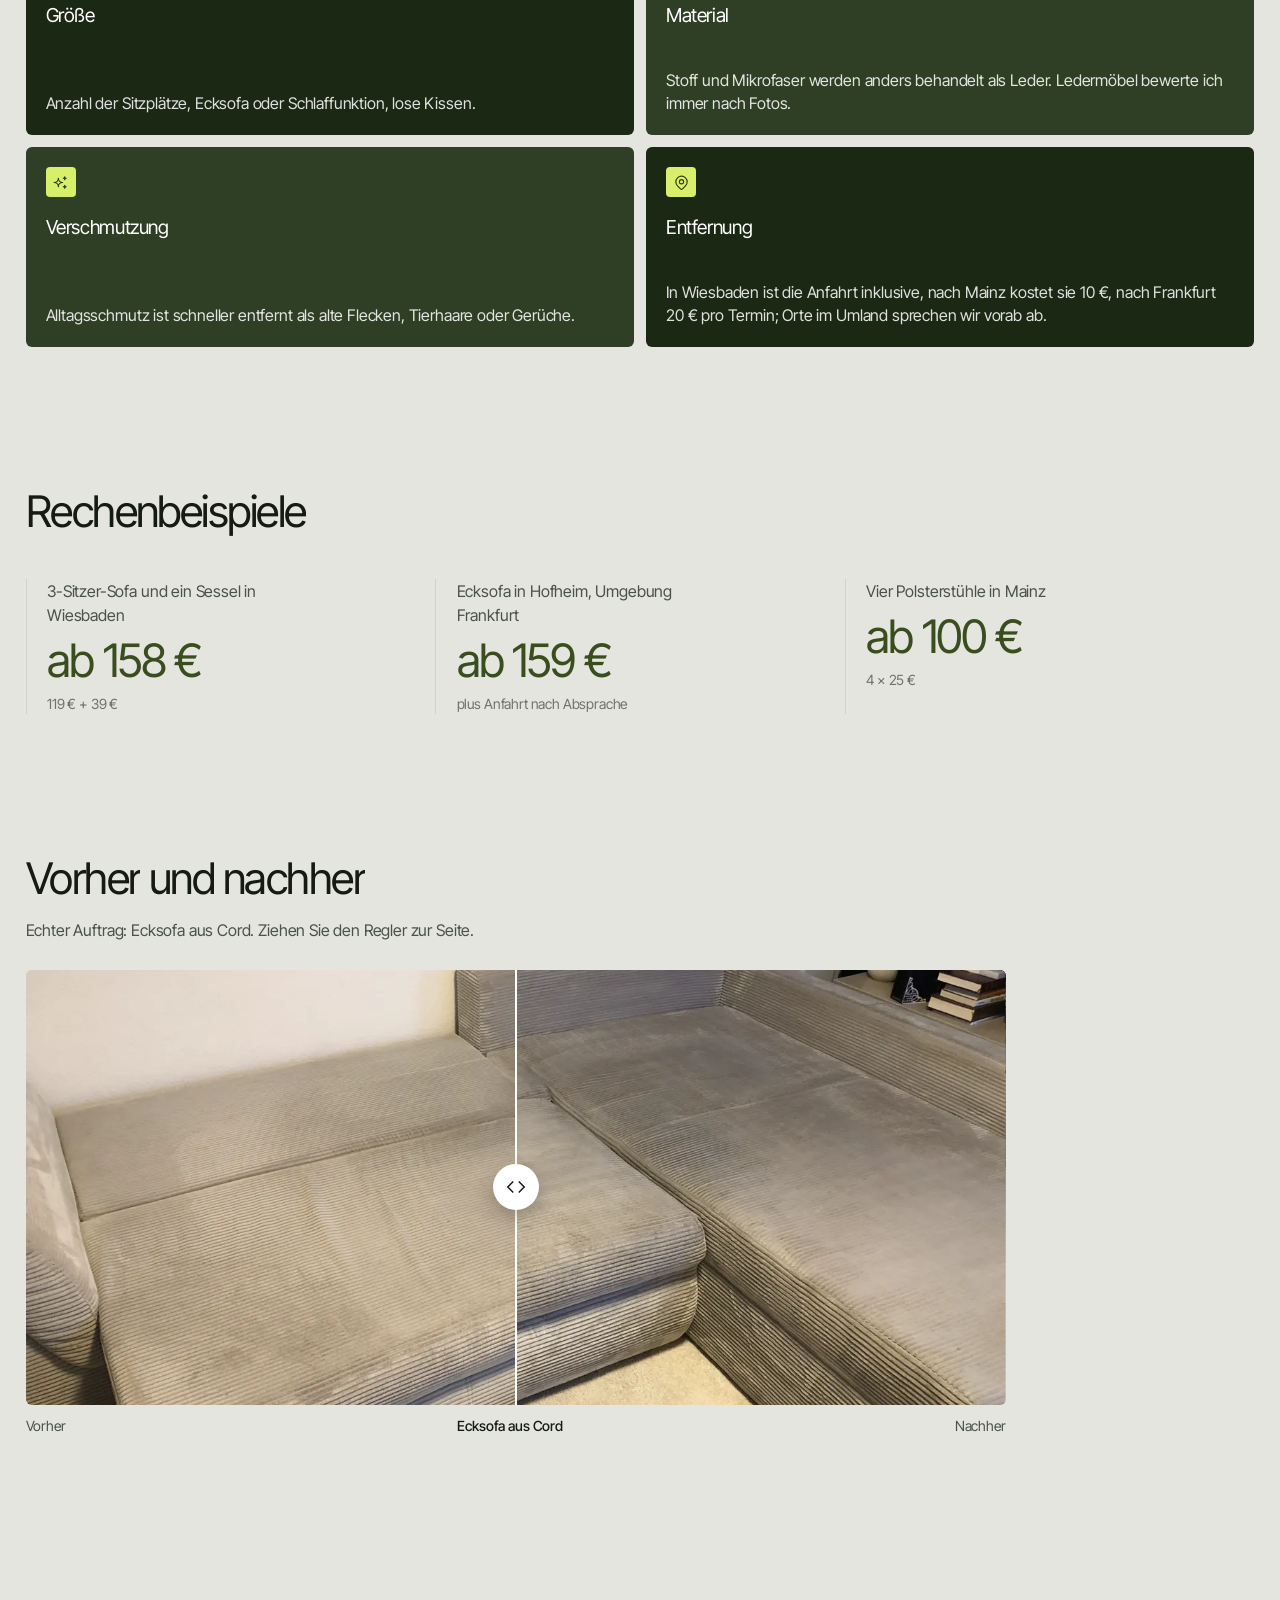
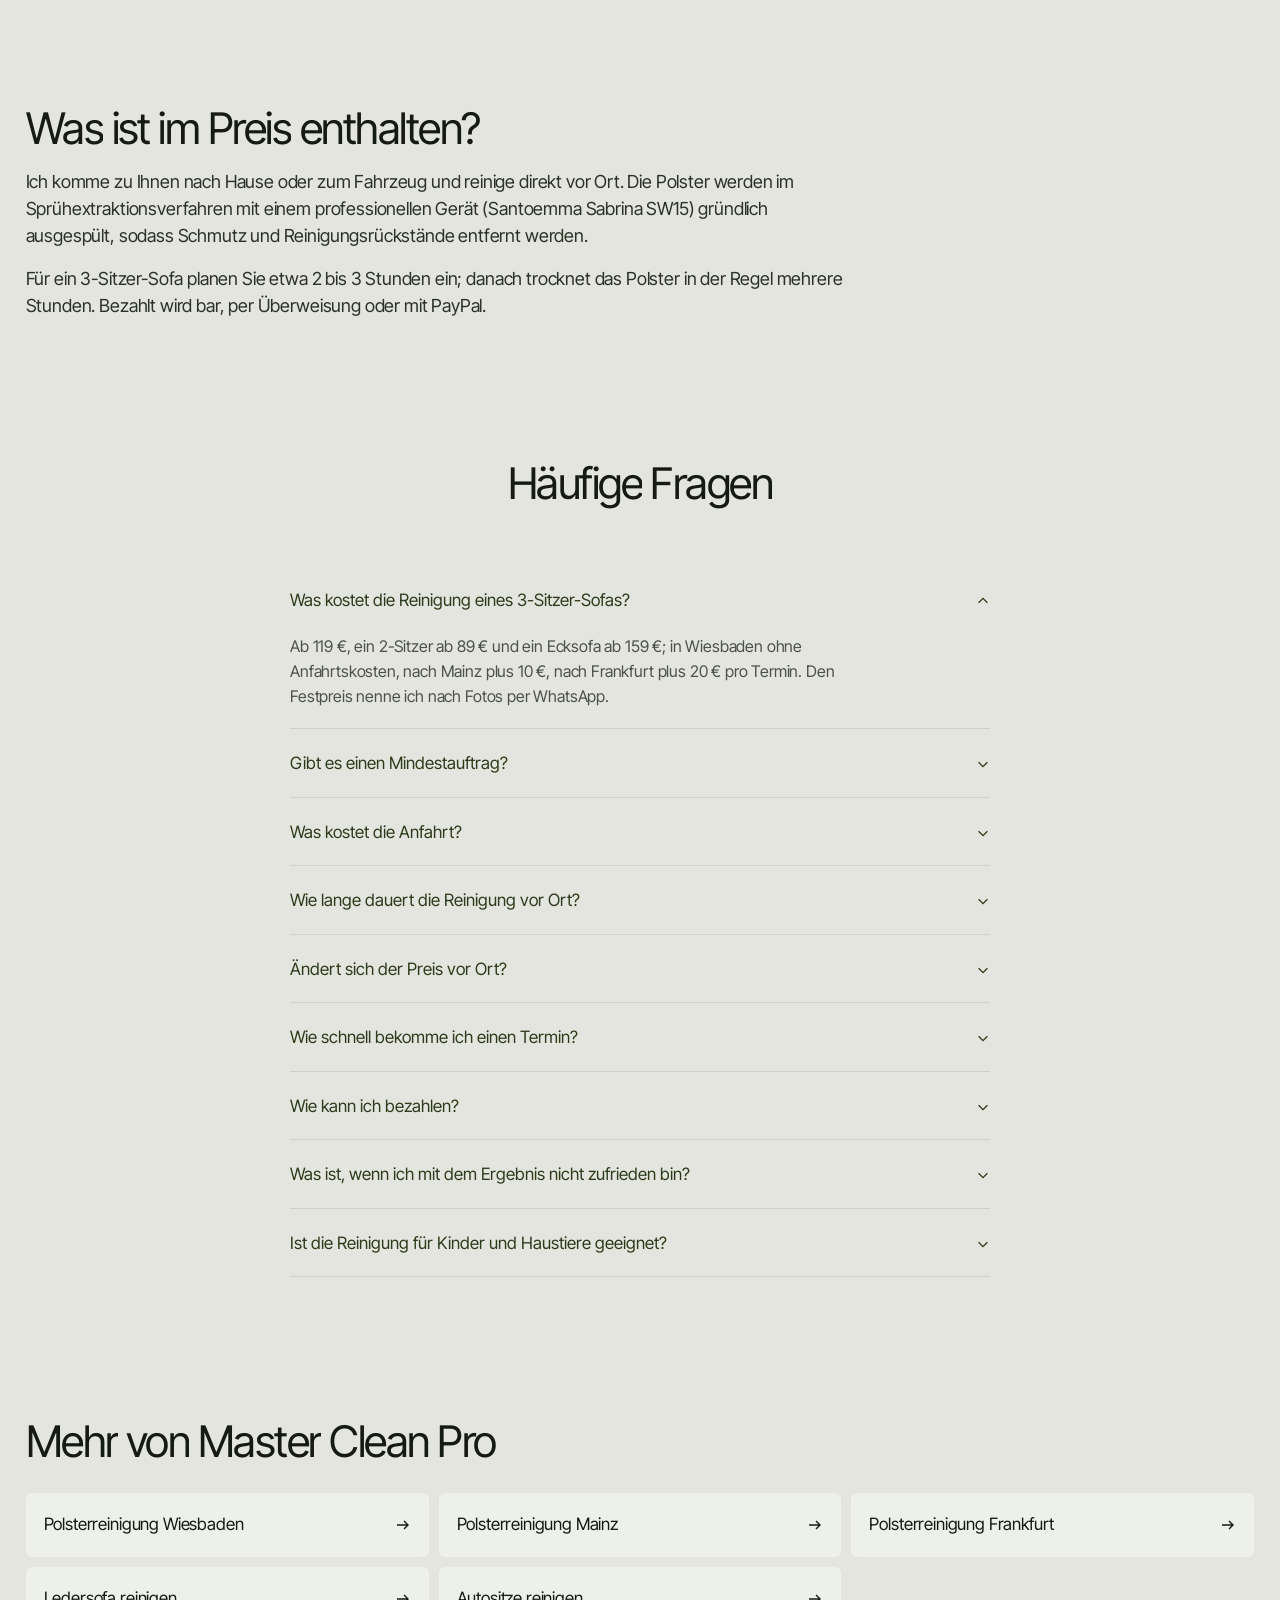
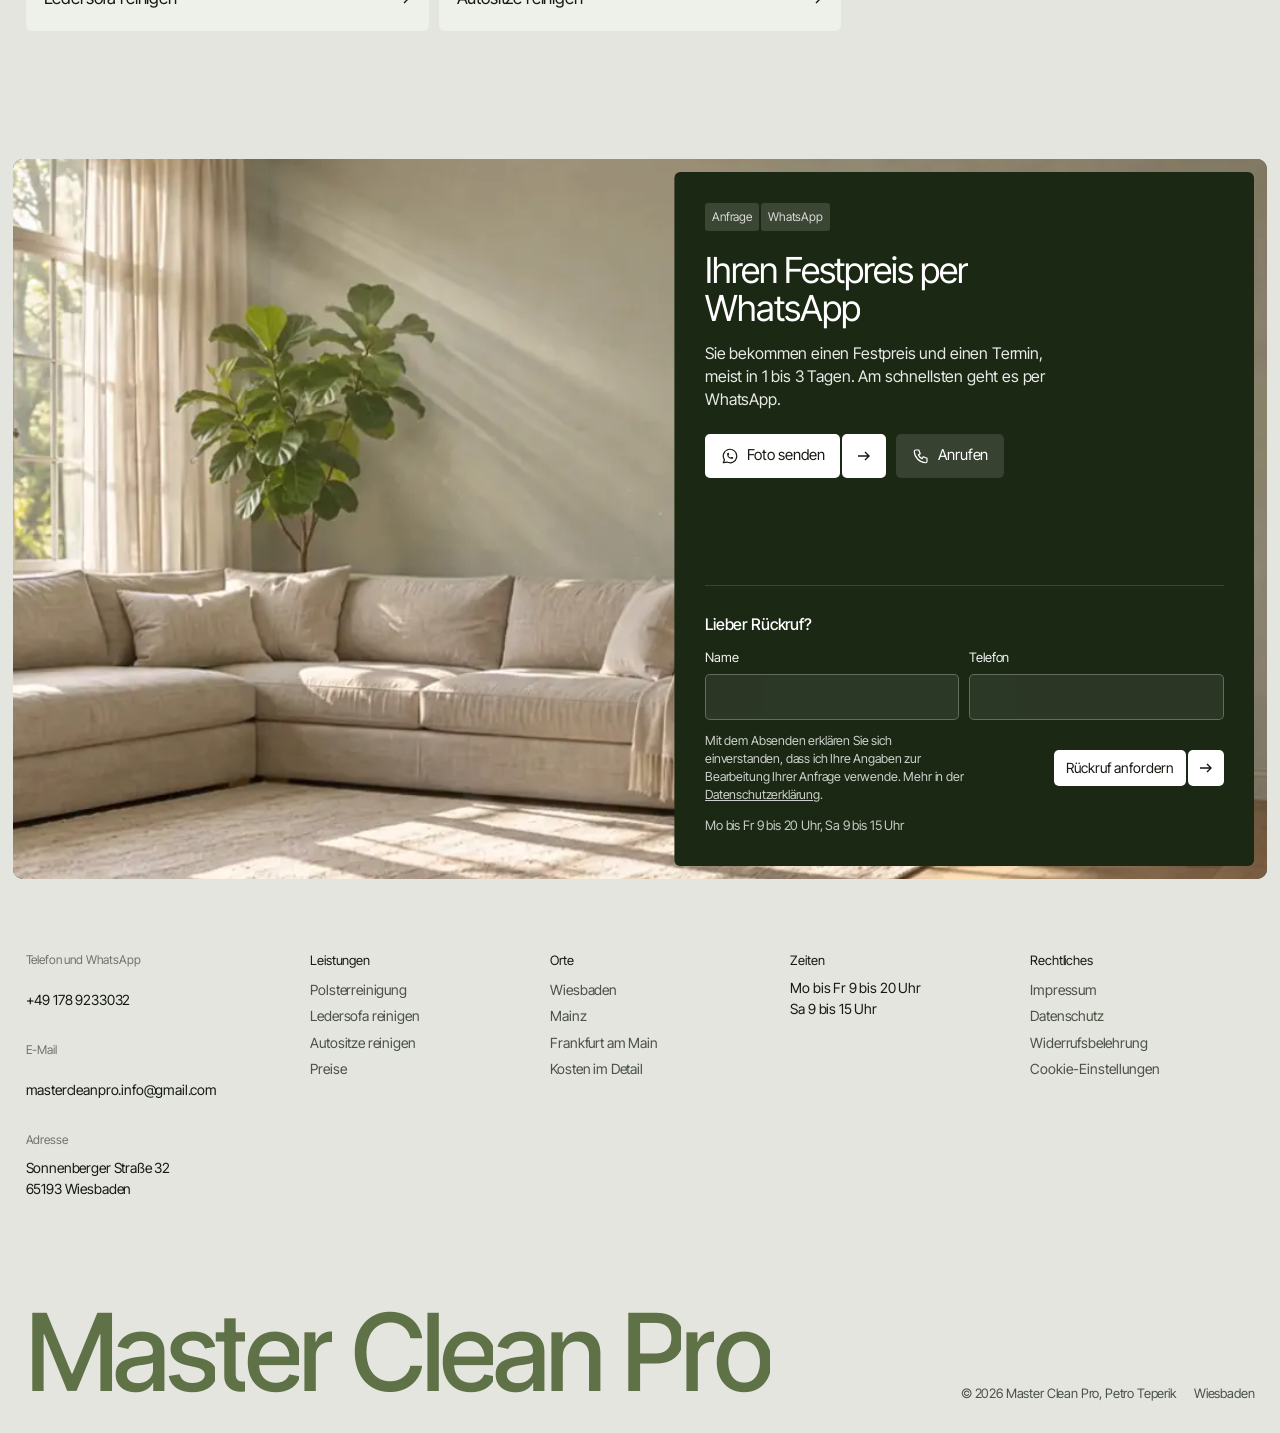
<file: polsterreinigung-kosten.html>
<!doctype html>
<html lang="de">
<head>
<meta charset="utf-8">
<meta name="viewport" content="width=device-width, initial-scale=1">
<title>Was kostet Polsterreinigung? Preise Wiesbaden, Mainz, Frankfurt | Master Clean Pro</title>
<meta name="description" content="Polsterreinigung vor Ort: 2-Sitzer ab 89 €, 3-Sitzer ab 119 €, Ecksofa ab 159 €, Sessel ab 39 €. Festpreis nach Fotos, Anfahrt in Wiesbaden ohne Aufpreis, Mainz 10 €, Frankfurt 20 €. Preise, Dauer und Rechenbeispiele.">
<link rel="canonical" href="https://mastercleanpro.de/polsterreinigung-kosten.html">
<meta property="og:type" content="website"><meta property="og:title" content="Was kostet Polsterreinigung? Preise Wiesbaden, Mainz, Frankfurt | Master Clean Pro"><meta property="og:description" content="Polsterreinigung vor Ort: 2-Sitzer ab 89 €, 3-Sitzer ab 119 €, Ecksofa ab 159 €, Sessel ab 39 €. Festpreis nach Fotos, Anfahrt in Wiesbaden ohne Aufpreis, Mainz 10 €, Frankfurt 20 €. Preise, Dauer und Rechenbeispiele.">
<meta property="og:image" content="https://mastercleanpro.de/assets/img/og-share.jpg"><meta property="og:image:width" content="1200"><meta property="og:image:height" content="630">
<meta property="og:locale" content="de_DE"><meta name="theme-color" content="#e3e5de">
<link rel="icon" href="assets/img/mark.png">
<link rel="preload" href="assets/fonts/inter-tight-latin.woff2" as="font" type="font/woff2" crossorigin>
<link rel="stylesheet" href="assets/site.css">
<script type="application/ld+json">{"@context": "https://schema.org", "@graph": [{"@type": "BreadcrumbList", "itemListElement": [{"@type": "ListItem", "position": 1, "name": "Startseite", "item": "https://mastercleanpro.de/"}, {"@type": "ListItem", "position": 2, "name": "Kosten", "item": "https://mastercleanpro.de/polsterreinigung-kosten.html"}]}, {"@type": "Service", "name": "Polsterreinigung", "serviceType": "Polsterreinigung", "provider": {"@id": "https://mastercleanpro.de/#business", "@type": "LocalBusiness", "name": "Master Clean Pro", "telephone": "+49 178 9233032", "address": {"@type": "PostalAddress", "streetAddress": "Sonnenberger Straße 32", "postalCode": "65193", "addressLocality": "Wiesbaden", "addressCountry": "DE"}}, "areaServed": [{"@type": "City", "name": "Wiesbaden"}, {"@type": "City", "name": "Mainz"}, {"@type": "City", "name": "Frankfurt am Main"}]}, {"@type": "FAQPage", "mainEntity": [{"@type": "Question", "name": "Was kostet die Reinigung eines 3-Sitzer-Sofas?", "acceptedAnswer": {"@type": "Answer", "text": "Ab 119 €, ein 2-Sitzer ab 89 € und ein Ecksofa ab 159 €; in Wiesbaden ohne Anfahrtskosten, nach Mainz plus 10 €, nach Frankfurt plus 20 € pro Termin. Den Festpreis nenne ich nach Fotos per WhatsApp."}}, {"@type": "Question", "name": "Gibt es einen Mindestauftrag?", "acceptedAnswer": {"@type": "Answer", "text": "Ja, 79 € pro Termin. Ein einzelner Sessel oder Stuhl lässt sich gut mit einem weiteren Möbelstück oder Autositz kombinieren, zum Beispiel vier Polsterstühle ab 100 €."}}, {"@type": "Question", "name": "Was kostet die Anfahrt?", "acceptedAnswer": {"@type": "Answer", "text": "In Wiesbaden nichts extra, nach Mainz 10 €, nach Frankfurt am Main 20 €, einmal pro Termin, egal wie viele Möbel. Für Orte im Umland sprechen wir die Anfahrt vorab ab."}}, {"@type": "Question", "name": "Wie lange dauert die Reinigung vor Ort?", "acceptedAnswer": {"@type": "Answer", "text": "Für ein 3-Sitzer-Sofa sollten Sie etwa 2 bis 3 Stunden einplanen. Danach braucht das Polster in der Regel mehrere Stunden zum Trocknen."}}, {"@type": "Question", "name": "Ändert sich der Preis vor Ort?", "acceptedAnswer": {"@type": "Answer", "text": "Nein. Der Preis, den ich nach Ihren Fotos nenne, ist ein Festpreis. Vor Ort kommt nichts dazu."}}, {"@type": "Question", "name": "Wie schnell bekomme ich einen Termin?", "acceptedAnswer": {"@type": "Answer", "text": "Meist in 1 bis 3 Tagen. Schicken Sie die Fotos, dann schlage ich Ihnen gleich einen Termin vor."}}, {"@type": "Question", "name": "Wie kann ich bezahlen?", "acceptedAnswer": {"@type": "Answer", "text": "Bar, per Überweisung oder mit PayPal."}}, {"@type": "Question", "name": "Was ist, wenn ich mit dem Ergebnis nicht zufrieden bin?", "acceptedAnswer": {"@type": "Answer", "text": "Dann sagen Sie es mir, und ich reinige die Stelle kostenlos nach. Ihre gesetzlichen Rechte bleiben davon unberührt."}}, {"@type": "Question", "name": "Ist die Reinigung für Kinder und Haustiere geeignet?", "acceptedAnswer": {"@type": "Answer", "text": "Ja. Ich spüle das Polster mit dem Extraktionsgerät gründlich aus, sodass Schmutz und Rückstände entfernt werden. Nach dem vollständigen Trocknen kann das Möbelstück wieder sicher genutzt werden."}}]}]}</script>
</head>
<body id="top" class="subpage">
<a class="skip" href="#main">Zum Inhalt springen</a>
<header class="nav" id="nav">
  <a class="logo" href="/#top" aria-label="Master Clean Pro, Startseite"><img src="assets/img/mark.png" alt="" width="30" height="32">Master Clean Pro</a>
  <nav class="links" aria-label="Hauptmenü">
    <a href="/#preise">Preise</a><a href="/#ablauf">Ablauf</a><a href="/#vorher-nachher">Vorher und nachher</a><a href="/#kontakt">Kontakt</a>
  </nav>
  <a class="btn" href="https://wa.me/491789233032?text=Hallo%20Petro%2C%20ich%20m%C3%B6chte%20eine%20Reinigung%20anfragen.%20Fotos%20und%20meinen%20Ort%20schicke%20ich%20gleich." target="_blank" rel="noopener"><span class="lb"><svg class="i" viewBox="0 0 24 24" fill="none" stroke="currentColor" stroke-width="1.6" stroke-linecap="round" stroke-linejoin="round" aria-hidden="true"><path d="M3 21l1.65 -3.8a9 9 0 1 1 3.4 2.9l-5.05 .9" /> <path d="M9 10a.5 .5 0 0 0 1 0v-1a.5 .5 0 0 0 -1 0v1a5 5 0 0 0 5 5h1a.5 .5 0 0 0 0 -1h-1a.5 .5 0 0 0 0 1" /></svg>Foto senden</span><span class="sq" aria-hidden="true"><svg viewBox="0 0 16 16"><path d="M2 8h11M9 4l4 4-4 4"/></svg><svg viewBox="0 0 16 16"><path d="M2 8h11M9 4l4 4-4 4"/></svg></span></a>
  <button class="burger" id="burger" aria-label="Menü öffnen" aria-expanded="false" aria-controls="mnav"><i></i></button>
</header>
<div class="mnav" id="mnav" aria-hidden="true">
  <a href="/#preise">Preise</a><a href="/#ablauf">Ablauf</a><a href="/#vorher-nachher">Vorher und nachher</a><a href="/#kontakt">Kontakt</a>
  <a class="btn" href="https://wa.me/491789233032?text=Hallo%20Petro%2C%20ich%20m%C3%B6chte%20eine%20Reinigung%20anfragen.%20Fotos%20und%20meinen%20Ort%20schicke%20ich%20gleich." target="_blank" rel="noopener"><span class="lb"><svg class="i" viewBox="0 0 24 24" fill="none" stroke="currentColor" stroke-width="1.6" stroke-linecap="round" stroke-linejoin="round" aria-hidden="true"><path d="M3 21l1.65 -3.8a9 9 0 1 1 3.4 2.9l-5.05 .9" /> <path d="M9 10a.5 .5 0 0 0 1 0v-1a.5 .5 0 0 0 -1 0v1a5 5 0 0 0 5 5h1a.5 .5 0 0 0 0 -1h-1a.5 .5 0 0 0 0 1" /></svg>Foto senden</span><span class="sq" aria-hidden="true"><svg viewBox="0 0 16 16"><path d="M2 8h11M9 4l4 4-4 4"/></svg><svg viewBox="0 0 16 16"><path d="M2 8h11M9 4l4 4-4 4"/></svg></span></a>
</div>

<main id="main">
<section class="hero subhero" aria-label="Was kostet Polsterreinigung?">
  <div class="frame">
    <div class="media" id="heroMedia"><video class="vid" muted loop playsinline preload="none" poster="assets/img/schritte-poster.webp" data-src="assets/video/schritte.mp4" data-src-m="assets/video/schritte-m.mp4" aria-hidden="true"></video></div>
    <div class="veil"></div>
    <div class="copy" id="heroCopy">
      <nav class="crumbs rv" aria-label="Brotkrumen"><a href="/">Startseite</a><span aria-hidden="true">/</span><span>Kosten</span></nav>
      <h1 class="split">Was kostet Polsterreinigung?</h1>
      <p class="sub rv" data-d="350">Festpreise für Wiesbaden, Mainz und Frankfurt. Anfahrt: Wiesbaden 0 €, Mainz 10 €, Frankfurt 20 €.</p>
      <p class="facts rv" data-d="500">Stand: November 2026, Petro Teperik</p>
      <div class="acts rv" data-d="650">
        <a class="btn" href="https://wa.me/491789233032?text=Hallo%20Petro%2C%20ich%20m%C3%B6chte%20mein%20Sofa%20reinigen%20lassen.%20Fotos%20und%20meinen%20Ort%20schicke%20ich%20gleich." target="_blank" rel="noopener"><span class="lb"><svg class="i" viewBox="0 0 24 24" fill="none" stroke="currentColor" stroke-width="1.6" stroke-linecap="round" stroke-linejoin="round" aria-hidden="true"><path d="M3 21l1.65 -3.8a9 9 0 1 1 3.4 2.9l-5.05 .9" /> <path d="M9 10a.5 .5 0 0 0 1 0v-1a.5 .5 0 0 0 -1 0v1a5 5 0 0 0 5 5h1a.5 .5 0 0 0 0 -1h-1a.5 .5 0 0 0 0 1" /></svg>Foto senden</span><span class="sq" aria-hidden="true"><svg viewBox="0 0 16 16"><path d="M2 8h11M9 4l4 4-4 4"/></svg><svg viewBox="0 0 16 16"><path d="M2 8h11M9 4l4 4-4 4"/></svg></span></a>
        <a class="lnk" href="tel:+491789233032">+49 178 9233032 <svg viewBox="0 0 16 16"><path d="M2 8h11M9 4l4 4-4 4"/></svg></a>
      </div>
    </div>
  </div>
</section>
<section class="sec stext"><div class="inner narrow"><div class="answer rv"><b>Kurz gesagt</b><p>Eine Polsterreinigung vor Ort kostet bei Master Clean Pro für ein 2-Sitzer-Sofa ab 89 €, für ein 3-Sitzer-Sofa ab 119 € und für ein Ecksofa ab 159 €. Ein Sessel kostet ab 39 €, ein Polsterstuhl ab 25 €, ein Autositz ab 35 €. Alle Preise sind Festpreise; die Anfahrt kostet in Wiesbaden nichts, nach Mainz 10 € und nach Frankfurt 20 € pro Termin, ins Umland nach Absprache; der Mindestauftrag liegt bei 79 € pro Termin.</p></div></div></section>
<section class="sec prices" id="preise"><div class="inner"><h2 class="h2 split">Preisliste Polsterreinigung</h2><p class="lead rv">Startpreise für normale Verschmutzung. Den Festpreis für Ihr Möbelstück nenne ich nach Ihren Fotos.</p>
<div class="pgrid"><div class="pc rv"><span>2-Sitzer Sofa</span><b>ab 89 €</b></div><div class="pc rv"><span>3-Sitzer Sofa</span><b>ab 119 €</b></div><div class="pc rv"><span>Ecksofa / Wohnlandschaft</span><b>ab 159 €</b></div><div class="pc rv"><span>Sessel</span><b>ab 39 €</b></div><div class="pc rv"><span>Polsterstuhl</span><b>ab 25 €</b></div><div class="pc rv"><span>Autositz</span><b>ab 35 €</b></div><div class="pc rv"><span>Vordersitze und Rückbank</span><b>ab 89 €</b></div><div class="pc rv"><span>Kindersitz / Babyschale</span><b>ab 35 €</b></div><div class="pc rv"><span>Ledermöbel reinigen und pflegen</span><b>Preis nach Fotos</b></div></div>
<p class="ust rv">Als Kleinunternehmer nach § 19 UStG berechne ich keine Umsatzsteuer: Die genannten Preise sind Endpreise.</p>
<div class="pfoot"><div class="rv"><b>Anfahrt pro Termin</b>Wiesbaden 0 €, Mainz 10 €, Frankfurt am Main 20 €, Umland nach Absprache.</div><div class="rv"><b>Mindestauftrag 79 €</b>pro Termin, mehrere Möbel lassen sich kombinieren.</div><div class="rv"><b>Festpreis nach Fotos</b>Vor Ort ändert sich der Preis nicht.</div></div>
<p class="pmore rv"><a class="lnk" href="/#preise">Preis-Rechner: Möbel auswählen und per WhatsApp anfragen <svg viewBox="0 0 16 16"><path d="M2 8h11M9 4l4 4-4 4"/></svg></a></p></div></section>
<section class="sec stext" style="padding-top:0"><div class="inner narrow"><span class="tag"><span>·</span><span>Wer kommt</span></span><h2 class="h2">Vor der Tür steht, wer Ihnen geschrieben hat</h2><img src="assets/img/petro.webp" width="800" height="1019" alt="Petro Teperik, Inhaber von Master Clean Pro" style="width:100%;max-width:420px;height:auto;border-radius:12px;display:block;margin:16px 0" loading="lazy"><p class="lead">Den Festpreis nenne ich, Petro Teperik, nach Ihren Fotos – und ich komme auch selbst zur Reinigung.</p></div></section>

<section class="sec cards2" style="padding-top:0"><div class="inner"><h2 class="h2 split">Wovon hängt der Preis ab?</h2><div class="c2grid"><div class="glass2 rv"><span class="chip"><svg class="i" viewBox="0 0 24 24" fill="none" stroke="currentColor" stroke-width="1.6" stroke-linecap="round" stroke-linejoin="round" aria-hidden="true"><path d="M4 11a2 2 0 0 1 2 2v1h12v-1a2 2 0 1 1 4 0v5a1 1 0 0 1 -1 1h-18a1 1 0 0 1 -1 -1v-5a2 2 0 0 1 2 -2z" /> <path d="M4 11v-3a3 3 0 0 1 3 -3h10a3 3 0 0 1 3 3v3" /> <path d="M12 5v9" /></svg></span><h3>Größe</h3><p>Anzahl der Sitzplätze, Ecksofa oder Schlaffunktion, lose Kissen.</p></div><div class="glass2 rv"><span class="chip"><svg class="i" viewBox="0 0 24 24" fill="none" stroke="currentColor" stroke-width="1.6" stroke-linecap="round" stroke-linejoin="round" aria-hidden="true"><path d="M7.502 19.423c2.602 2.105 6.395 2.105 8.996 0c2.602 -2.105 3.262 -5.708 1.566 -8.546l-4.89 -7.26c-.42 -.625 -1.287 -.803 -1.936 -.397a1.376 1.376 0 0 0 -.41 .397l-4.893 7.26c-1.695 2.838 -1.035 6.441 1.567 8.546z" /></svg></span><h3>Material</h3><p>Stoff und Mikrofaser werden anders behandelt als Leder. Ledermöbel bewerte ich immer nach Fotos.</p></div><div class="glass2 rv"><span class="chip"><svg class="i" viewBox="0 0 24 24" fill="none" stroke="currentColor" stroke-width="1.6" stroke-linecap="round" stroke-linejoin="round" aria-hidden="true"><path d="M16 18a2 2 0 0 1 2 2a2 2 0 0 1 2 -2a2 2 0 0 1 -2 -2a2 2 0 0 1 -2 2zm0 -12a2 2 0 0 1 2 2a2 2 0 0 1 2 -2a2 2 0 0 1 -2 -2a2 2 0 0 1 -2 2zm-7 12a6 6 0 0 1 6 -6a6 6 0 0 1 -6 -6a6 6 0 0 1 -6 6a6 6 0 0 1 6 6z" /></svg></span><h3>Verschmutzung</h3><p>Alltagsschmutz ist schneller entfernt als alte Flecken, Tierhaare oder Gerüche.</p></div><div class="glass2 rv"><span class="chip"><svg class="i" viewBox="0 0 24 24" fill="none" stroke="currentColor" stroke-width="1.6" stroke-linecap="round" stroke-linejoin="round" aria-hidden="true"><path d="M9 11a3 3 0 1 0 6 0a3 3 0 0 0 -6 0" /> <path d="M17.657 16.657l-4.243 4.243a2 2 0 0 1 -2.827 0l-4.244 -4.243a8 8 0 1 1 11.314 0z" /></svg></span><h3>Entfernung</h3><p>In Wiesbaden ist die Anfahrt inklusive, nach Mainz kostet sie 10 €, nach Frankfurt 20 € pro Termin; Orte im Umland sprechen wir vorab ab.</p></div></div></div></section>
<section class="sec examples" style="padding-top:0"><div class="inner"><h2 class="h2 split">Rechenbeispiele</h2><div class="exgrid">
<div class="ex rv"><span>3-Sitzer-Sofa und ein Sessel in Wiesbaden</span><b>ab 158 €</b><small>119 € + 39 €</small></div>
<div class="ex rv"><span>Ecksofa in Hofheim, Umgebung Frankfurt</span><b>ab 159 €</b><small>plus Anfahrt nach Absprache</small></div>
<div class="ex rv"><span>Vier Polsterstühle in Mainz</span><b>ab 100 €</b><small>4 × 25 €</small></div>
</div></div></section>
<section class="sec" style="padding-top:0"><div class="inner narrow2"><h2 class="h2 split">Vorher und nachher</h2><p class="lead rv">Echter Auftrag: Ecksofa aus Cord. Ziehen Sie den Regler zur Seite.</p>
<div class="rv" style="margin-top:28px"><div class="ba wide" style="--x:50%"><img src="assets/img/cord-vorher.webp" width="1400" height="1050" alt="Ecksofa aus Cord vor der Reinigung" loading="lazy"><img class="after" src="assets/img/cord-nachher.webp" width="1400" height="1050" alt="Ecksofa aus Cord nach der Reinigung" loading="lazy"><div class="hand"><span><svg viewBox="0 0 24 24"><path d="M9 6l-6 6 6 6M15 6l6 6-6 6"/></svg></span></div><input type="range" min="0" max="100" value="50" aria-label="Vorher und nachher vergleichen: Ecksofa aus Cord"></div>
<div class="bacap"><span>Vorher</span><b>Ecksofa aus Cord</b><span>Nachher</span></div></div></div></section>
<section class="sec stext"><div class="inner narrow"><h2 class="h2 split">Was ist im Preis enthalten?</h2><p class="lead rv">Ich komme zu Ihnen nach Hause oder zum Fahrzeug und reinige direkt vor Ort. Die Polster werden im Sprühextraktionsverfahren mit einem professionellen Gerät (Santoemma Sabrina SW15) gründlich ausgespült, sodass Schmutz und Reinigungsrückstände entfernt werden.</p><p class="lead rv">Für ein 3-Sitzer-Sofa planen Sie etwa 2 bis 3 Stunden ein; danach trocknet das Polster in der Regel mehrere Stunden. Bezahlt wird bar, per Überweisung oder mit PayPal.</p></div></section>
<section class="sec faq" id="fragen" style="padding-top:0"><div class="inner"><h2 class="h2 split">Häufige Fragen</h2><ul id="faq"><li class="rv open"><button aria-expanded="true">Was kostet die Reinigung eines 3-Sitzer-Sofas?<svg viewBox="0 0 16 16"><path d="m3 6 5 5 5-5"/></svg></button><div class="a"><div><p>Ab 119 €, ein 2-Sitzer ab 89 € und ein Ecksofa ab 159 €; in Wiesbaden ohne Anfahrtskosten, nach Mainz plus 10 €, nach Frankfurt plus 20 € pro Termin. Den Festpreis nenne ich nach Fotos per WhatsApp.</p></div></div></li><li class="rv"><button aria-expanded="false">Gibt es einen Mindestauftrag?<svg viewBox="0 0 16 16"><path d="m3 6 5 5 5-5"/></svg></button><div class="a"><div><p>Ja, 79 € pro Termin. Ein einzelner Sessel oder Stuhl lässt sich gut mit einem weiteren Möbelstück oder Autositz kombinieren, zum Beispiel vier Polsterstühle ab 100 €.</p></div></div></li><li class="rv"><button aria-expanded="false">Was kostet die Anfahrt?<svg viewBox="0 0 16 16"><path d="m3 6 5 5 5-5"/></svg></button><div class="a"><div><p>In Wiesbaden nichts extra, nach Mainz 10 €, nach Frankfurt am Main 20 €, einmal pro Termin, egal wie viele Möbel. Für Orte im Umland sprechen wir die Anfahrt vorab ab.</p></div></div></li><li class="rv"><button aria-expanded="false">Wie lange dauert die Reinigung vor Ort?<svg viewBox="0 0 16 16"><path d="m3 6 5 5 5-5"/></svg></button><div class="a"><div><p>Für ein 3-Sitzer-Sofa sollten Sie etwa 2 bis 3 Stunden einplanen. Danach braucht das Polster in der Regel mehrere Stunden zum Trocknen.</p></div></div></li><li class="rv"><button aria-expanded="false">Ändert sich der Preis vor Ort?<svg viewBox="0 0 16 16"><path d="m3 6 5 5 5-5"/></svg></button><div class="a"><div><p>Nein. Der Preis, den ich nach Ihren Fotos nenne, ist ein Festpreis. Vor Ort kommt nichts dazu.</p></div></div></li><li class="rv"><button aria-expanded="false">Wie schnell bekomme ich einen Termin?<svg viewBox="0 0 16 16"><path d="m3 6 5 5 5-5"/></svg></button><div class="a"><div><p>Meist in 1 bis 3 Tagen. Schicken Sie die Fotos, dann schlage ich Ihnen gleich einen Termin vor.</p></div></div></li><li class="rv"><button aria-expanded="false">Wie kann ich bezahlen?<svg viewBox="0 0 16 16"><path d="m3 6 5 5 5-5"/></svg></button><div class="a"><div><p>Bar, per Überweisung oder mit PayPal.</p></div></div></li><li class="rv"><button aria-expanded="false">Was ist, wenn ich mit dem Ergebnis nicht zufrieden bin?<svg viewBox="0 0 16 16"><path d="m3 6 5 5 5-5"/></svg></button><div class="a"><div><p>Dann sagen Sie es mir, und ich reinige die Stelle kostenlos nach. Ihre gesetzlichen Rechte bleiben davon unberührt.</p></div></div></li><li class="rv"><button aria-expanded="false">Ist die Reinigung für Kinder und Haustiere geeignet?<svg viewBox="0 0 16 16"><path d="m3 6 5 5 5-5"/></svg></button><div class="a"><div><p>Ja. Ich spüle das Polster mit dem Extraktionsgerät gründlich aus, sodass Schmutz und Rückstände entfernt werden. Nach dem vollständigen Trocknen kann das Möbelstück wieder sicher genutzt werden.</p></div></div></li></ul></div></section>
<section class="sec rels" style="padding-top:0"><div class="inner"><h2 class="h2 split">Mehr von Master Clean Pro</h2><div class="rgrid"><a class="rl rv" href="/">Polsterreinigung Wiesbaden<svg viewBox="0 0 16 16"><path d="M2 8h11M9 4l4 4-4 4"/></svg></a><a class="rl rv" href="polsterreinigung-mainz.html">Polsterreinigung Mainz<svg viewBox="0 0 16 16"><path d="M2 8h11M9 4l4 4-4 4"/></svg></a><a class="rl rv" href="polsterreinigung-frankfurt.html">Polsterreinigung Frankfurt<svg viewBox="0 0 16 16"><path d="M2 8h11M9 4l4 4-4 4"/></svg></a><a class="rl rv" href="ledersofa-reinigen.html">Ledersofa reinigen<svg viewBox="0 0 16 16"><path d="M2 8h11M9 4l4 4-4 4"/></svg></a><a class="rl rv" href="autositze-reinigen.html">Autositze reinigen<svg viewBox="0 0 16 16"><path d="M2 8h11M9 4l4 4-4 4"/></svg></a></div></div></section>
<section class="cta" id="kontakt" aria-labelledby="t-cta">
  <div class="frame" id="ctaFrame">
    <div class="bg" id="ctaBg" aria-hidden="true"><video class="vid" muted loop playsinline preload="none" poster="assets/img/anfrage-poster.webp" data-src="assets/video/anfrage.mp4" data-src-m="assets/video/anfrage-m.mp4"></video></div>
    <div class="panel on-dark" id="ctaPanel">
      <span class="tag on-dark"><span>Anfrage</span><span>WhatsApp</span></span>
      <h2 class="split" id="t-cta">Ihren Festpreis per WhatsApp</h2>
      <p class="ptxt">Sie bekommen einen Festpreis und einen Termin, meist in 1 bis 3 Tagen. Am schnellsten geht es per WhatsApp.</p>
      <div class="acts">
        <a class="btn light" href="https://wa.me/491789233032?text=Hallo%20Petro%2C%20ich%20m%C3%B6chte%20mein%20Sofa%20reinigen%20lassen.%20Fotos%20und%20meinen%20Ort%20schicke%20ich%20gleich." target="_blank" rel="noopener"><span class="lb"><svg class="i" viewBox="0 0 24 24" fill="none" stroke="currentColor" stroke-width="1.6" stroke-linecap="round" stroke-linejoin="round" aria-hidden="true"><path d="M3 21l1.65 -3.8a9 9 0 1 1 3.4 2.9l-5.05 .9" /> <path d="M9 10a.5 .5 0 0 0 1 0v-1a.5 .5 0 0 0 -1 0v1a5 5 0 0 0 5 5h1a.5 .5 0 0 0 0 -1h-1a.5 .5 0 0 0 0 1" /></svg>Foto senden</span><span class="sq" aria-hidden="true"><svg viewBox="0 0 16 16"><path d="M2 8h11M9 4l4 4-4 4"/></svg><svg viewBox="0 0 16 16"><path d="M2 8h11M9 4l4 4-4 4"/></svg></span></a>
        <a class="btn" href="tel:+491789233032"><span class="lb" style="background:rgba(255,255,255,.12)"><svg class="i" viewBox="0 0 24 24" fill="none" stroke="currentColor" stroke-width="1.6" stroke-linecap="round" stroke-linejoin="round" aria-hidden="true"><path d="M5 4h4l2 5l-2.5 1.5a11 11 0 0 0 5 5l1.5 -2.5l5 2v4a2 2 0 0 1 -2 2a16 16 0 0 1 -15 -15a2 2 0 0 1 2 -2" /></svg>Anrufen</span></a>
      </div>
      <form class="form" id="form" action="mailto:mastercleanpro.info@gmail.com" method="post" enctype="text/plain" novalidate>
        <h3>Lieber Rückruf?</h3>
        <div class="flds"><label>Name<input name="name" autocomplete="name" required></label><label>Telefon<input name="phone" type="tel" autocomplete="tel" inputmode="tel" required></label></div>
        <label class="hp" aria-hidden="true">Website<input name="website" tabindex="-1" autocomplete="off"></label>
        <div class="row2"><small>Mit dem Absenden erklären Sie sich einverstanden, dass ich Ihre Angaben zur Bearbeitung Ihrer Anfrage verwende. Mehr in der <a href="datenschutz.html">Datenschutzerklärung</a>.</small>
        <button class="btn light sm" type="submit"><span class="lb">Rückruf anfordern</span><span class="sq" aria-hidden="true"><svg viewBox="0 0 16 16"><path d="M2 8h11M9 4l4 4-4 4"/></svg><svg viewBox="0 0 16 16"><path d="M2 8h11M9 4l4 4-4 4"/></svg></span></button></div>
        <p class="st" id="formSt" role="status" hidden></p>
      </form>
      <p class="hours">Mo bis Fr 9 bis 20 Uhr, Sa 9 bis 15 Uhr</p>
    </div>
  </div>
</section>
</main>
<footer class="foot">
  <div class="inner">
    <div class="fgrid">
      <div>
        <h6>Telefon und WhatsApp</h6><div class="v"><a href="tel:+491789233032">+49 178 9233032</a></div>
        <h6>E-Mail</h6><div class="v"><a href="mailto:mastercleanpro.info@gmail.com">mastercleanpro.info@gmail.com</a></div>
        <h6>Adresse</h6><div class="v">Sonnenberger Straße 32<br>65193 Wiesbaden</div>
      </div>
      <div><div class="t">Leistungen</div>
        <a class="l" href="/#leistungen">Polsterreinigung</a><a class="l" href="ledersofa-reinigen.html">Ledersofa reinigen</a><a class="l" href="autositze-reinigen.html">Autositze reinigen</a><a class="l" href="/#preise">Preise</a></div>
      <div><div class="t">Orte</div>
        <a class="l" href="/#gebiet">Wiesbaden</a><a class="l" href="polsterreinigung-mainz.html">Mainz</a><a class="l" href="polsterreinigung-frankfurt.html">Frankfurt am Main</a><a class="l" href="polsterreinigung-kosten.html">Kosten im Detail</a></div>
      <div><div class="t">Zeiten</div>
        <div class="v">Mo bis Fr 9 bis 20 Uhr<br>Sa 9 bis 15 Uhr</div></div>
      <div><div class="t">Rechtliches</div>
        <a class="l" href="impressum.html">Impressum</a><a class="l" href="datenschutz.html">Datenschutz</a><a class="l" href="widerruf.html">Widerrufsbelehrung</a><button type="button" class="l cset" data-consent-open>Cookie-Einstellungen</button></div>
    </div>
    <div class="fbot">
      <div class="word" id="fword" data-word="Master Clean Pro" aria-hidden="true"></div>
      <div class="fmeta"><span>© 2026 Master Clean Pro, Petro Teperik</span><span>Wiesbaden</span></div>
    </div>
  </div>
</footer>
<script src="assets/js/consent.js" defer></script>

<div class="mbar" id="mbar">
  <a href="https://wa.me/491789233032?text=Hallo%20Petro%2C%20ich%20m%C3%B6chte%20eine%20Reinigung%20anfragen.%20Fotos%20und%20meinen%20Ort%20schicke%20ich%20gleich." target="_blank" rel="noopener"><svg class="i" viewBox="0 0 24 24" fill="none" stroke="currentColor" stroke-width="1.6" stroke-linecap="round" stroke-linejoin="round" aria-hidden="true"><path d="M3 21l1.65 -3.8a9 9 0 1 1 3.4 2.9l-5.05 .9" /> <path d="M9 10a.5 .5 0 0 0 1 0v-1a.5 .5 0 0 0 -1 0v1a5 5 0 0 0 5 5h1a.5 .5 0 0 0 0 -1h-1a.5 .5 0 0 0 0 1" /></svg>Foto senden</a>
  <a href="tel:+491789233032"><svg class="i" viewBox="0 0 24 24" fill="none" stroke="currentColor" stroke-width="1.6" stroke-linecap="round" stroke-linejoin="round" aria-hidden="true"><path d="M5 4h4l2 5l-2.5 1.5a11 11 0 0 0 5 5l1.5 -2.5l5 2v4a2 2 0 0 1 -2 2a16 16 0 0 1 -15 -15a2 2 0 0 1 2 -2" /></svg>Anrufen</a>
</div>

<script src="assets/js/lenis.min.js" defer></script>
<script src="assets/js/site.js" defer></script>
</body>
</html>
</file>
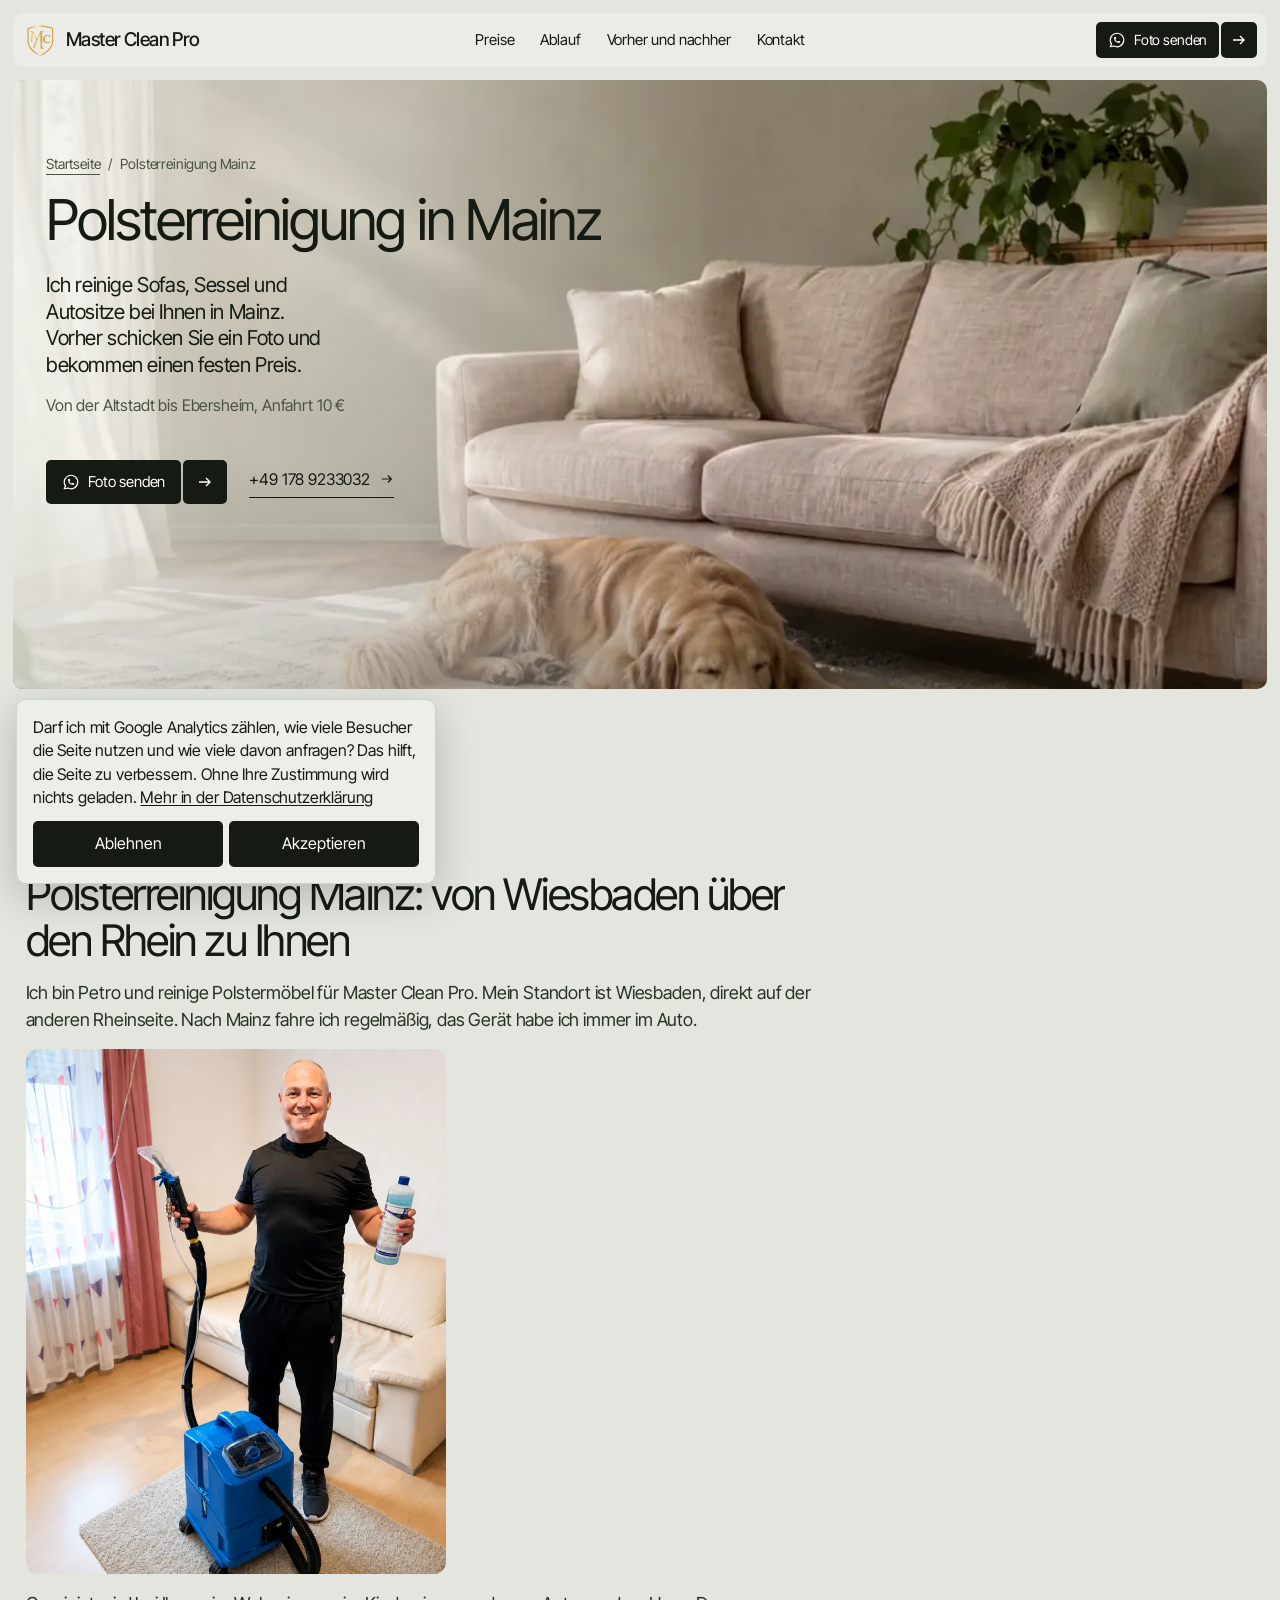
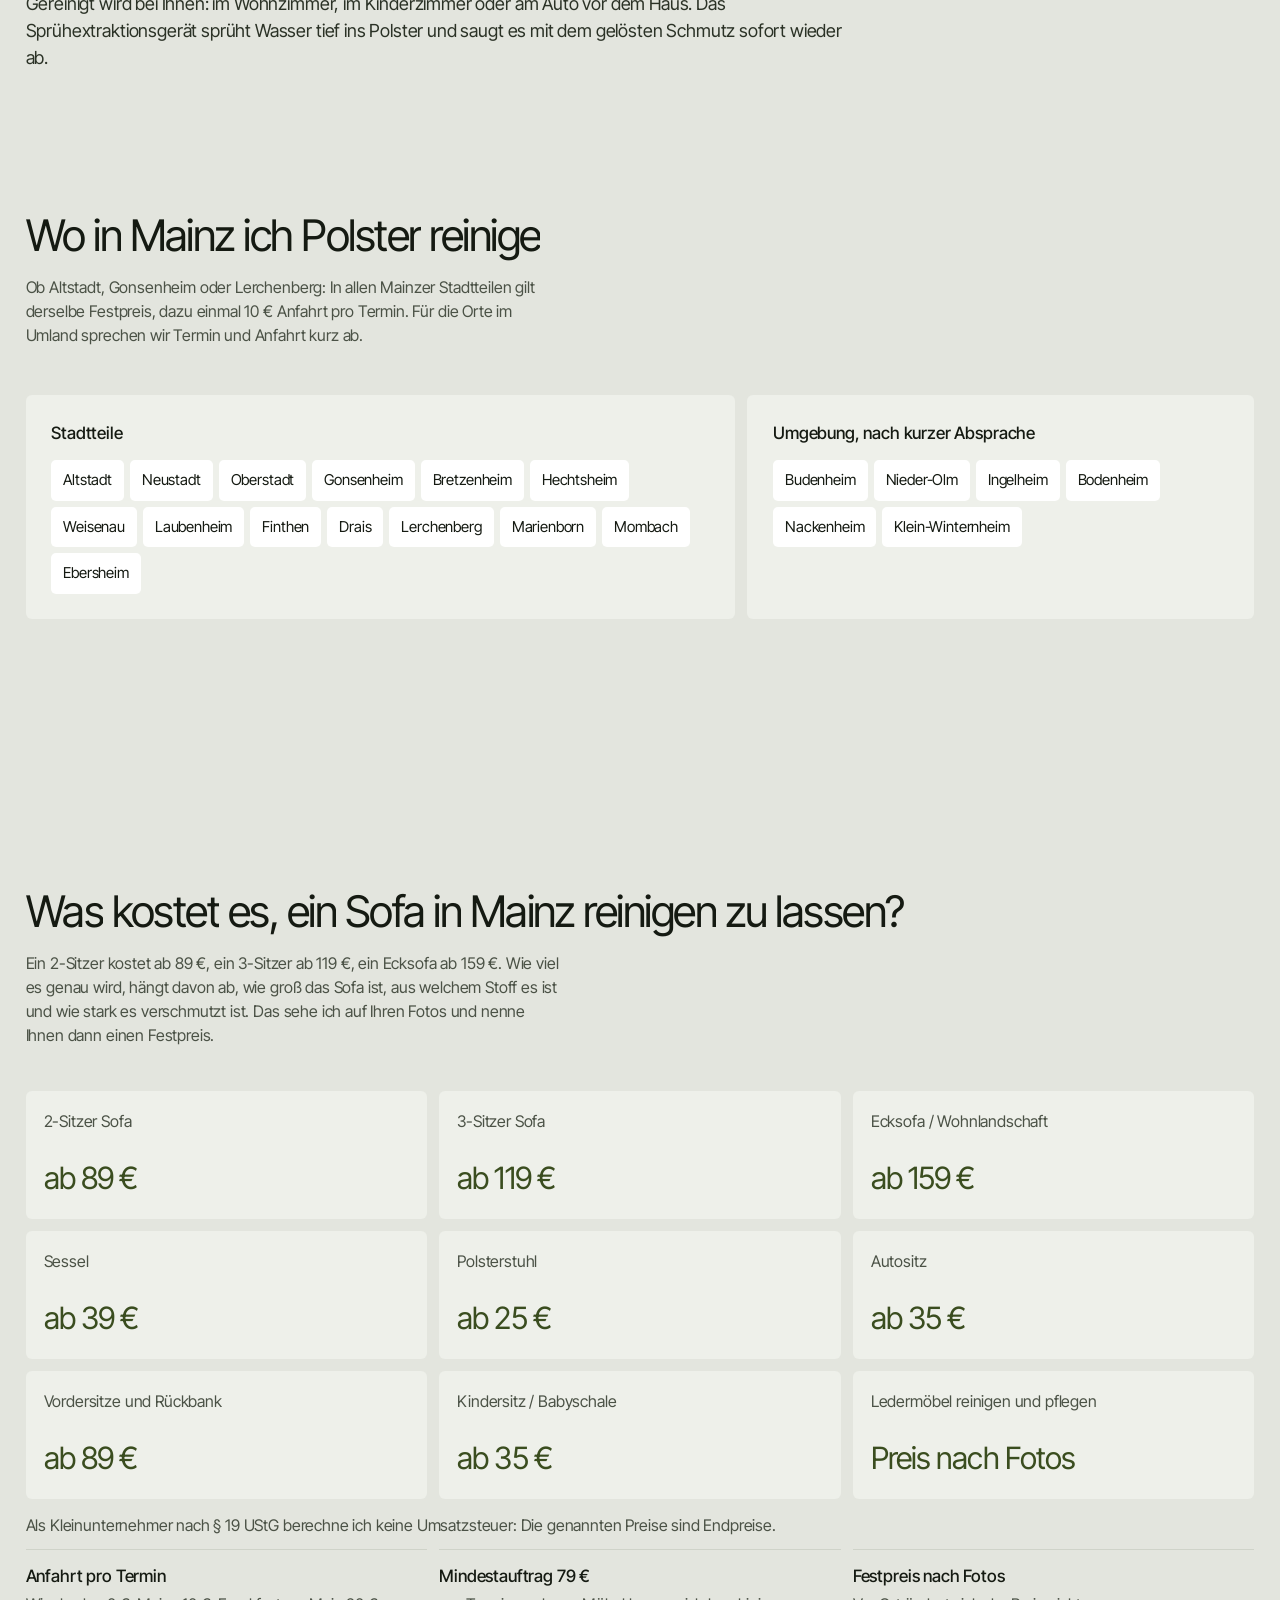
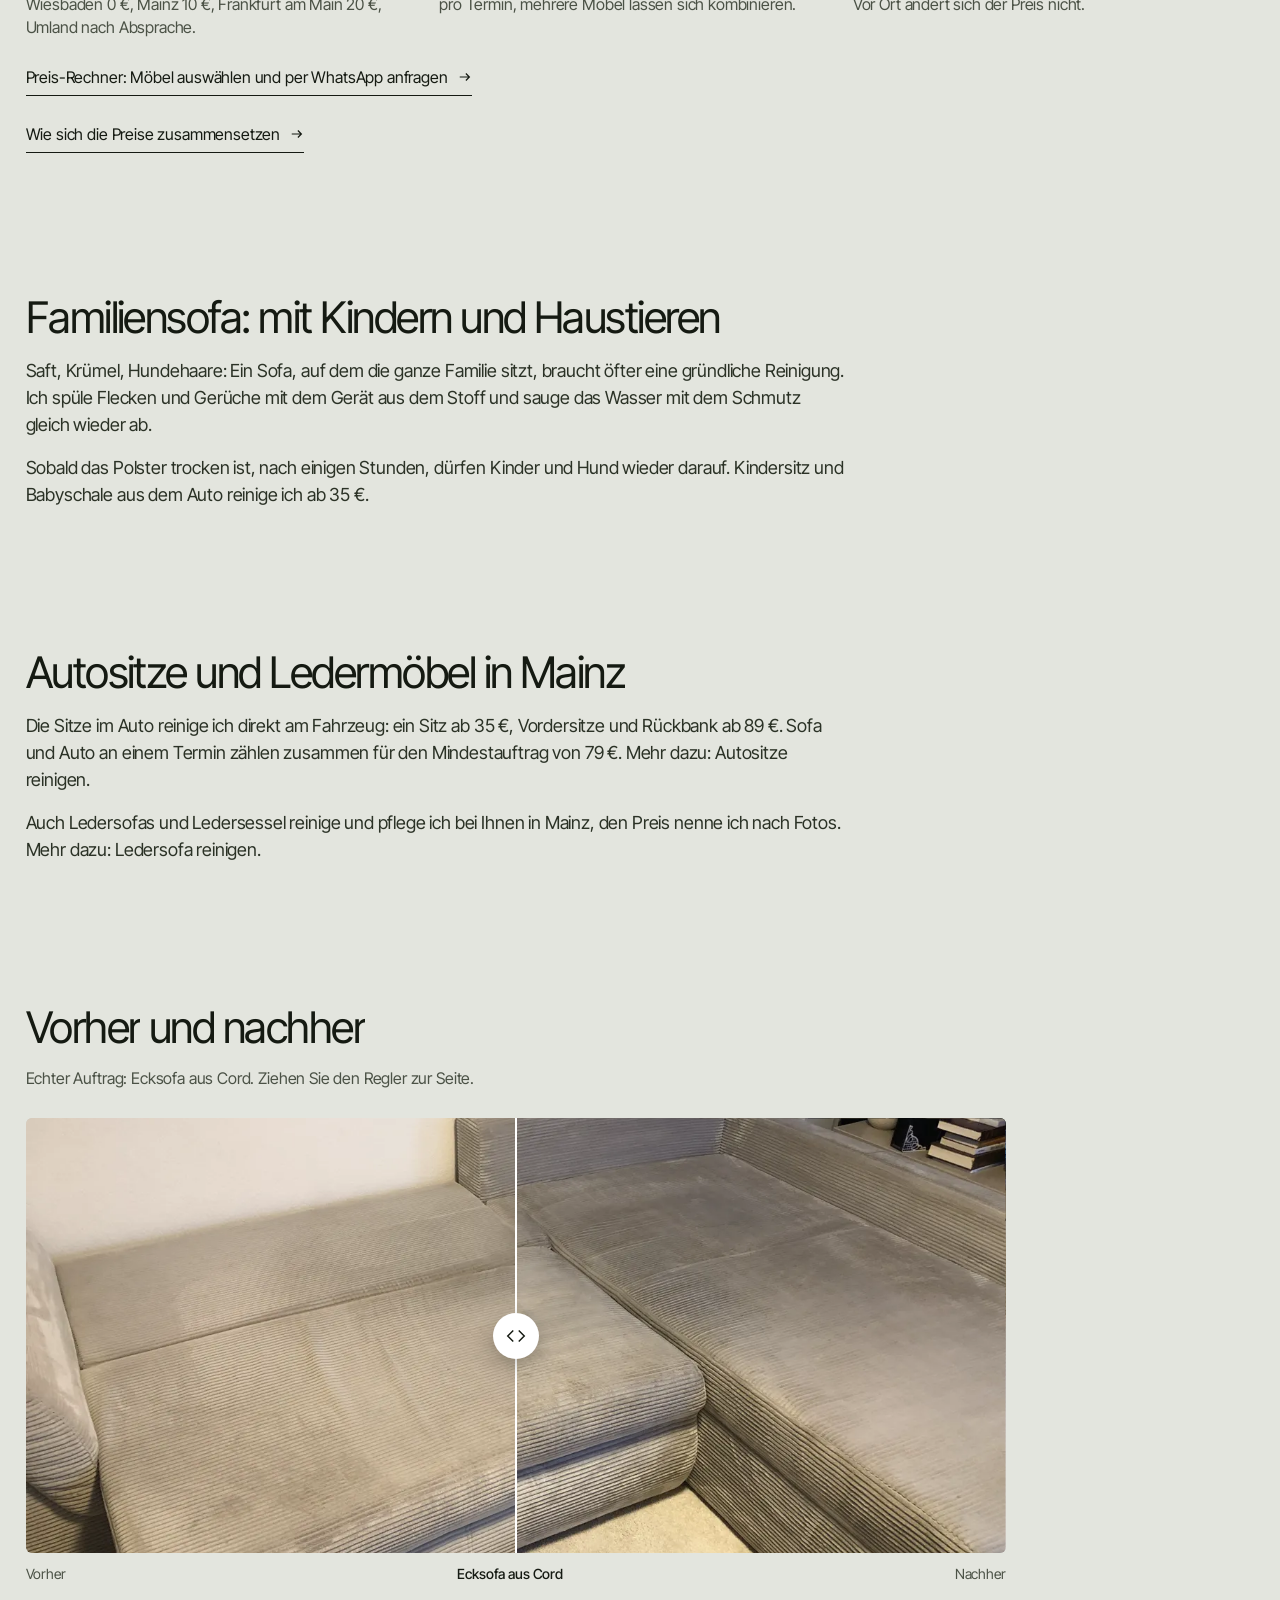
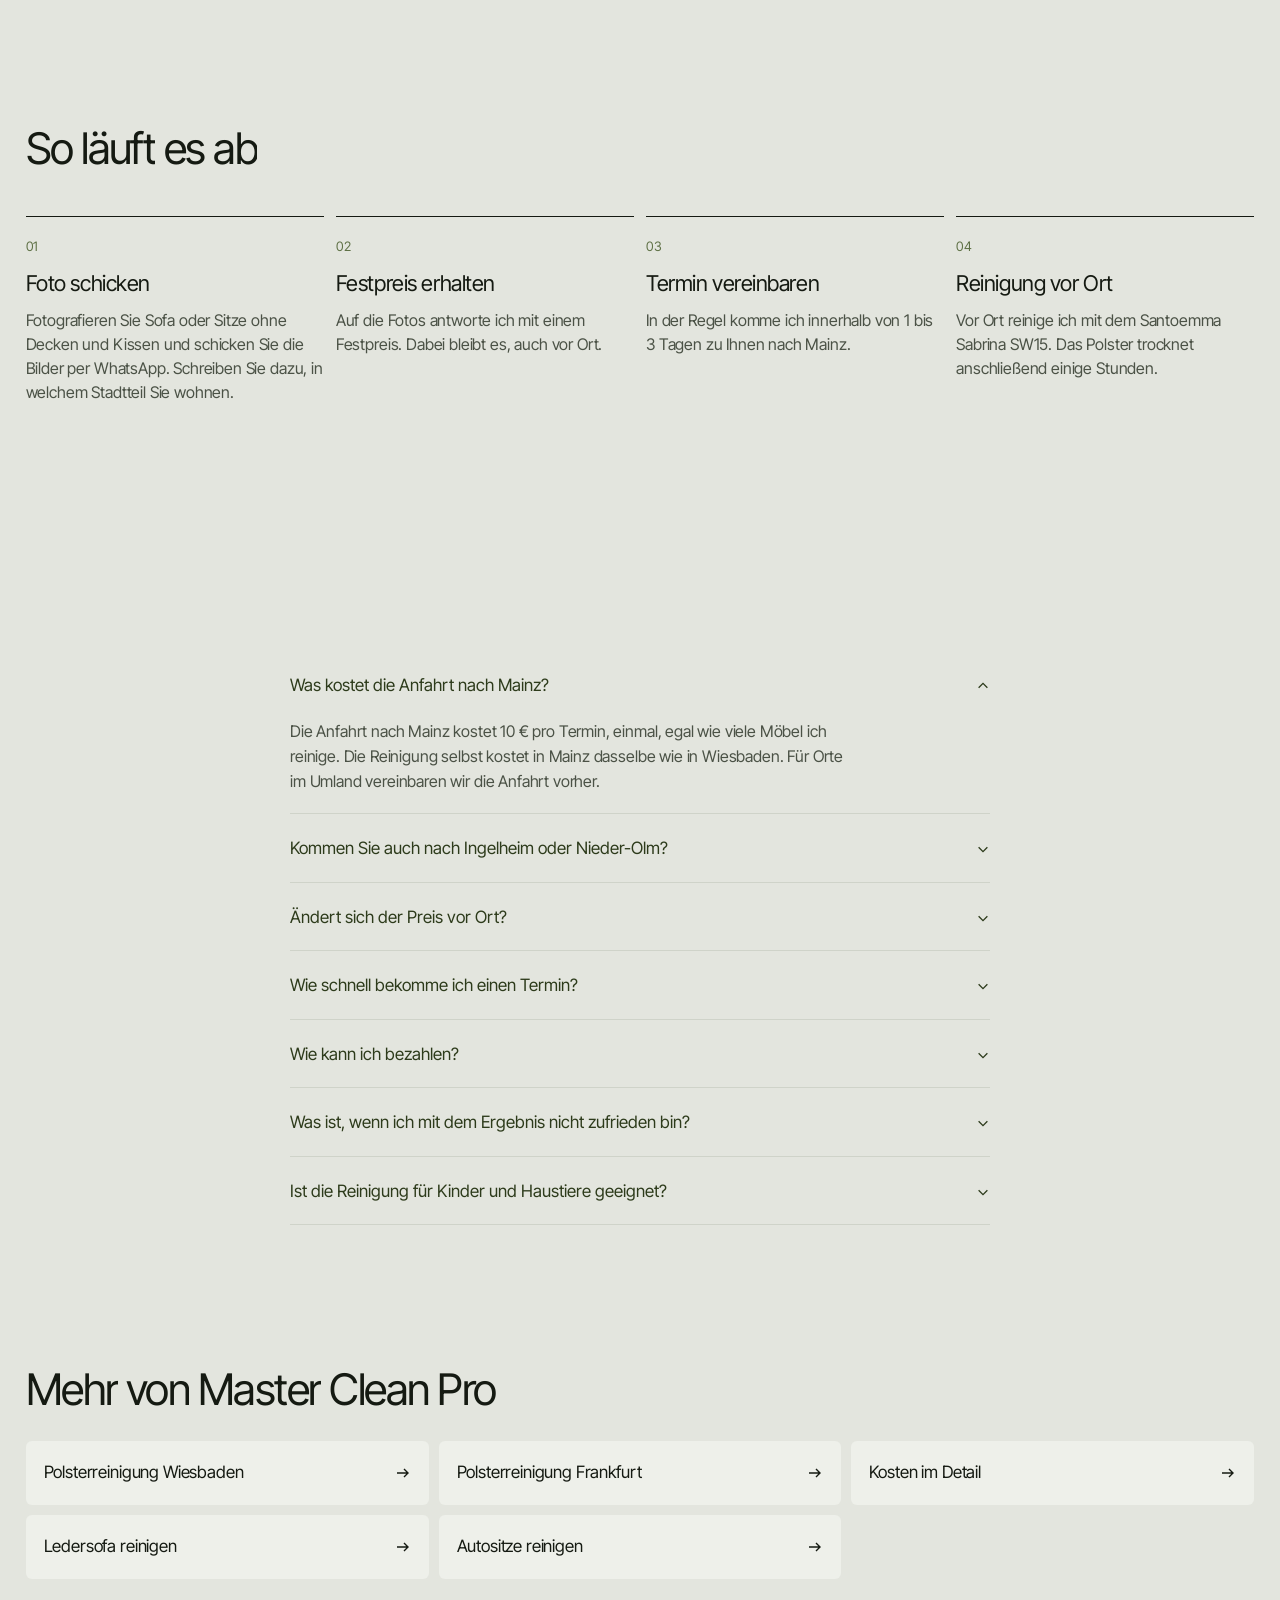
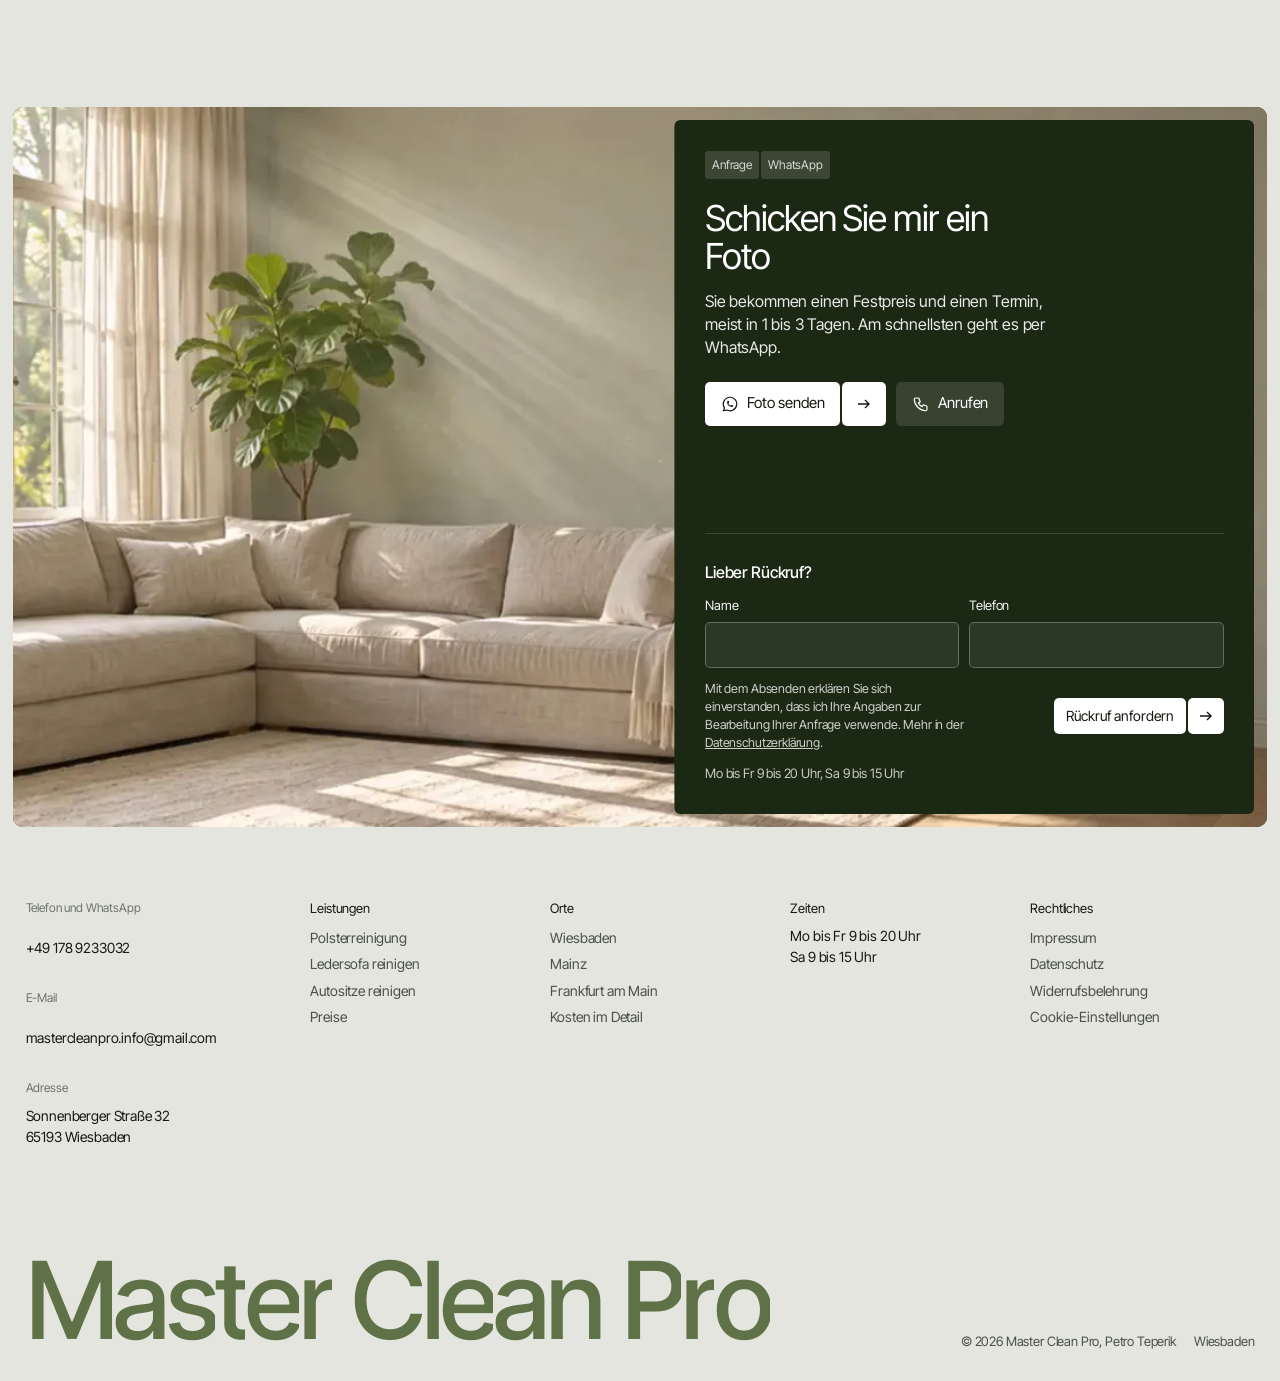
<file: polsterreinigung-mainz.html>
<!doctype html>
<html lang="de">
<head>
<meta charset="utf-8">
<meta name="viewport" content="width=device-width, initial-scale=1">
<title>Polsterreinigung Mainz: Sofa ab 89 €, Festpreis per WhatsApp | Master Clean Pro</title>
<meta name="description" content="Polsterreinigung in Mainz bei Ihnen vor Ort: Sofa, Sessel, Autositze. 2-Sitzer ab 89 €, 3-Sitzer ab 119 €, Ecksofa ab 159 €. Festpreis nach Fotos per WhatsApp, Anfahrt nach Mainz 10 €.">
<link rel="canonical" href="https://mastercleanpro.de/polsterreinigung-mainz.html">
<meta property="og:type" content="website"><meta property="og:title" content="Polsterreinigung Mainz: Sofa ab 89 €, Festpreis per WhatsApp | Master Clean Pro"><meta property="og:description" content="Polsterreinigung in Mainz bei Ihnen vor Ort: Sofa, Sessel, Autositze. 2-Sitzer ab 89 €, 3-Sitzer ab 119 €, Ecksofa ab 159 €. Festpreis nach Fotos per WhatsApp, Anfahrt nach Mainz 10 €.">
<meta property="og:image" content="https://mastercleanpro.de/assets/img/og-share.jpg"><meta property="og:image:width" content="1200"><meta property="og:image:height" content="630">
<meta property="og:locale" content="de_DE"><meta name="theme-color" content="#e3e5de">
<link rel="icon" href="assets/img/mark.png">
<link rel="preload" href="assets/fonts/inter-tight-latin.woff2" as="font" type="font/woff2" crossorigin>
<link rel="stylesheet" href="assets/site.css">
<script type="application/ld+json">{"@context": "https://schema.org", "@graph": [{"@type": "BreadcrumbList", "itemListElement": [{"@type": "ListItem", "position": 1, "name": "Startseite", "item": "https://mastercleanpro.de/"}, {"@type": "ListItem", "position": 2, "name": "Polsterreinigung Mainz", "item": "https://mastercleanpro.de/polsterreinigung-mainz.html"}]}, {"@type": "Service", "name": "Polsterreinigung Mainz", "serviceType": "Polsterreinigung Mainz", "provider": {"@id": "https://mastercleanpro.de/#business", "@type": "LocalBusiness", "name": "Master Clean Pro", "telephone": "+49 178 9233032", "address": {"@type": "PostalAddress", "streetAddress": "Sonnenberger Straße 32", "postalCode": "65193", "addressLocality": "Wiesbaden", "addressCountry": "DE"}}, "areaServed": [{"@type": "City", "name": "Mainz"}]}, {"@type": "FAQPage", "mainEntity": [{"@type": "Question", "name": "Was kostet die Anfahrt nach Mainz?", "acceptedAnswer": {"@type": "Answer", "text": "Die Anfahrt nach Mainz kostet 10 € pro Termin, einmal, egal wie viele Möbel ich reinige. Die Reinigung selbst kostet in Mainz dasselbe wie in Wiesbaden. Für Orte im Umland vereinbaren wir die Anfahrt vorher."}}, {"@type": "Question", "name": "Kommen Sie auch nach Ingelheim oder Nieder-Olm?", "acceptedAnswer": {"@type": "Answer", "text": "Ja, nach kurzer Absprache, ebenso nach Budenheim, Bodenheim, Nackenheim und Klein-Winternheim. Schicken Sie mir per WhatsApp Ihren Ort mit."}}, {"@type": "Question", "name": "Ändert sich der Preis vor Ort?", "acceptedAnswer": {"@type": "Answer", "text": "Nein. Der Preis aus meiner WhatsApp-Antwort ist der Preis, den Sie am Ende zahlen."}}, {"@type": "Question", "name": "Wie schnell bekomme ich einen Termin?", "acceptedAnswer": {"@type": "Answer", "text": "In der Regel in 1 bis 3 Tagen. Schicken Sie die Fotos, und ich nenne Ihnen den nächsten freien Termin."}}, {"@type": "Question", "name": "Wie kann ich bezahlen?", "acceptedAnswer": {"@type": "Answer", "text": "Sie zahlen bar, per Überweisung oder über PayPal."}}, {"@type": "Question", "name": "Was ist, wenn ich mit dem Ergebnis nicht zufrieden bin?", "acceptedAnswer": {"@type": "Answer", "text": "Melden Sie sich bei mir, dann reinige ich die Stelle ohne Kosten nach. Ihre gesetzlichen Rechte gelten weiterhin."}}, {"@type": "Question", "name": "Ist die Reinigung für Kinder und Haustiere geeignet?", "acceptedAnswer": {"@type": "Answer", "text": "Ja. Das Gerät spült Schmutz und Rückstände aus dem Stoff und saugt sie ab. Ist das Polster ganz trocken, kann die Familie es wieder ganz normal nutzen."}}]}]}</script>
</head>
<body id="top" class="subpage">
<a class="skip" href="#main">Zum Inhalt springen</a>
<header class="nav" id="nav">
  <a class="logo" href="/#top" aria-label="Master Clean Pro, Startseite"><img src="assets/img/mark.png" alt="" width="30" height="32">Master Clean Pro</a>
  <nav class="links" aria-label="Hauptmenü">
    <a href="/#preise">Preise</a><a href="/#ablauf">Ablauf</a><a href="/#vorher-nachher">Vorher und nachher</a><a href="/#kontakt">Kontakt</a>
  </nav>
  <a class="btn" href="https://wa.me/491789233032?text=Hallo%20Petro%2C%20ich%20m%C3%B6chte%20eine%20Reinigung%20anfragen.%20Fotos%20und%20meinen%20Ort%20schicke%20ich%20gleich." target="_blank" rel="noopener"><span class="lb"><svg class="i" viewBox="0 0 24 24" fill="none" stroke="currentColor" stroke-width="1.6" stroke-linecap="round" stroke-linejoin="round" aria-hidden="true"><path d="M3 21l1.65 -3.8a9 9 0 1 1 3.4 2.9l-5.05 .9" /> <path d="M9 10a.5 .5 0 0 0 1 0v-1a.5 .5 0 0 0 -1 0v1a5 5 0 0 0 5 5h1a.5 .5 0 0 0 0 -1h-1a.5 .5 0 0 0 0 1" /></svg>Foto senden</span><span class="sq" aria-hidden="true"><svg viewBox="0 0 16 16"><path d="M2 8h11M9 4l4 4-4 4"/></svg><svg viewBox="0 0 16 16"><path d="M2 8h11M9 4l4 4-4 4"/></svg></span></a>
  <button class="burger" id="burger" aria-label="Menü öffnen" aria-expanded="false" aria-controls="mnav"><i></i></button>
</header>
<div class="mnav" id="mnav" aria-hidden="true">
  <a href="/#preise">Preise</a><a href="/#ablauf">Ablauf</a><a href="/#vorher-nachher">Vorher und nachher</a><a href="/#kontakt">Kontakt</a>
  <a class="btn" href="https://wa.me/491789233032?text=Hallo%20Petro%2C%20ich%20m%C3%B6chte%20eine%20Reinigung%20anfragen.%20Fotos%20und%20meinen%20Ort%20schicke%20ich%20gleich." target="_blank" rel="noopener"><span class="lb"><svg class="i" viewBox="0 0 24 24" fill="none" stroke="currentColor" stroke-width="1.6" stroke-linecap="round" stroke-linejoin="round" aria-hidden="true"><path d="M3 21l1.65 -3.8a9 9 0 1 1 3.4 2.9l-5.05 .9" /> <path d="M9 10a.5 .5 0 0 0 1 0v-1a.5 .5 0 0 0 -1 0v1a5 5 0 0 0 5 5h1a.5 .5 0 0 0 0 -1h-1a.5 .5 0 0 0 0 1" /></svg>Foto senden</span><span class="sq" aria-hidden="true"><svg viewBox="0 0 16 16"><path d="M2 8h11M9 4l4 4-4 4"/></svg><svg viewBox="0 0 16 16"><path d="M2 8h11M9 4l4 4-4 4"/></svg></span></a>
</div>

<main id="main">
<section class="hero subhero" aria-label="Polsterreinigung in Mainz">
  <div class="frame">
    <div class="media" id="heroMedia"><video class="vid" muted loop playsinline preload="none" poster="assets/img/hero-poster.webp" data-src="assets/video/hero.mp4" data-src-m="assets/video/hero-m.mp4" aria-hidden="true"></video></div>
    <div class="veil"></div>
    <div class="copy" id="heroCopy">
      <nav class="crumbs rv" aria-label="Brotkrumen"><a href="/">Startseite</a><span aria-hidden="true">/</span><span>Polsterreinigung Mainz</span></nav>
      <h1 class="split">Polsterreinigung in Mainz</h1>
      <p class="sub rv" data-d="350">Ich reinige Sofas, Sessel und Autositze bei Ihnen in Mainz. Vorher schicken Sie ein Foto und bekommen einen festen Preis.</p>
      <p class="facts rv" data-d="500">Von der Altstadt bis Ebersheim, Anfahrt 10 €</p>
      <div class="acts rv" data-d="650">
        <a class="btn" href="https://wa.me/491789233032?text=Hallo%20Petro%2C%20ich%20m%C3%B6chte%20mein%20Sofa%20reinigen%20lassen.%20Fotos%20und%20meinen%20Ort%20schicke%20ich%20gleich." target="_blank" rel="noopener"><span class="lb"><svg class="i" viewBox="0 0 24 24" fill="none" stroke="currentColor" stroke-width="1.6" stroke-linecap="round" stroke-linejoin="round" aria-hidden="true"><path d="M3 21l1.65 -3.8a9 9 0 1 1 3.4 2.9l-5.05 .9" /> <path d="M9 10a.5 .5 0 0 0 1 0v-1a.5 .5 0 0 0 -1 0v1a5 5 0 0 0 5 5h1a.5 .5 0 0 0 0 -1h-1a.5 .5 0 0 0 0 1" /></svg>Foto senden</span><span class="sq" aria-hidden="true"><svg viewBox="0 0 16 16"><path d="M2 8h11M9 4l4 4-4 4"/></svg><svg viewBox="0 0 16 16"><path d="M2 8h11M9 4l4 4-4 4"/></svg></span></a>
        <a class="lnk" href="tel:+491789233032">+49 178 9233032 <svg viewBox="0 0 16 16"><path d="M2 8h11M9 4l4 4-4 4"/></svg></a>
      </div>
    </div>
  </div>
</section>
<section class="sec stext"><div class="inner narrow"><span class="tag"><span>01</span><span>Mainz</span></span><h2 class="h2 split">Polsterreinigung Mainz: von Wiesbaden über den Rhein zu Ihnen</h2><p class="lead rv">Ich bin Petro und reinige Polstermöbel für Master Clean Pro. Mein Standort ist Wiesbaden, direkt auf der anderen Rheinseite. Nach Mainz fahre ich regelmäßig, das Gerät habe ich immer im Auto.</p><img src="assets/img/petro-sofa.webp" width="800" height="1000" alt="Petro Teperik mit dem Reinigungsgerät" style="width:100%;max-width:420px;height:auto;border-radius:12px;display:block;margin:16px 0" loading="lazy"><p class="lead rv">Gereinigt wird bei Ihnen: im Wohnzimmer, im Kinderzimmer oder am Auto vor dem Haus. Das Sprühextraktionsgerät sprüht Wasser tief ins Polster und saugt es mit dem gelösten Schmutz sofort wieder ab.</p></div></section>
<section class="sec areas" style="padding-top:0"><div class="inner"><h2 class="h2 split">Wo in Mainz ich Polster reinige</h2><p class="lead rv">Ob Altstadt, Gonsenheim oder Lerchenberg: In allen Mainzer Stadtteilen gilt derselbe Festpreis, dazu einmal 10 € Anfahrt pro Termin. Für die Orte im Umland sprechen wir Termin und Anfahrt kurz ab.</p><div class="agrid"><div class="agrp rv"><h3>Stadtteile</h3><ul class="pills"><li>Altstadt</li><li>Neustadt</li><li>Oberstadt</li><li>Gonsenheim</li><li>Bretzenheim</li><li>Hechtsheim</li><li>Weisenau</li><li>Laubenheim</li><li>Finthen</li><li>Drais</li><li>Lerchenberg</li><li>Marienborn</li><li>Mombach</li><li>Ebersheim</li></ul></div><div class="agrp rv"><h3>Umgebung, nach kurzer Absprache</h3><ul class="pills"><li>Budenheim</li><li>Nieder-Olm</li><li>Ingelheim</li><li>Bodenheim</li><li>Nackenheim</li><li>Klein-Winternheim</li></ul></div></div></div></section>
<section class="sec prices" id="preise"><div class="inner"><h2 class="h2 split">Was kostet es, ein Sofa in Mainz reinigen zu lassen?</h2><p class="lead rv">Ein 2-Sitzer kostet ab 89 €, ein 3-Sitzer ab 119 €, ein Ecksofa ab 159 €. Wie viel es genau wird, hängt davon ab, wie groß das Sofa ist, aus welchem Stoff es ist und wie stark es verschmutzt ist. Das sehe ich auf Ihren Fotos und nenne Ihnen dann einen Festpreis.</p>
<div class="pgrid"><div class="pc rv"><span>2-Sitzer Sofa</span><b>ab 89 €</b></div><div class="pc rv"><span>3-Sitzer Sofa</span><b>ab 119 €</b></div><div class="pc rv"><span>Ecksofa / Wohnlandschaft</span><b>ab 159 €</b></div><div class="pc rv"><span>Sessel</span><b>ab 39 €</b></div><div class="pc rv"><span>Polsterstuhl</span><b>ab 25 €</b></div><div class="pc rv"><span>Autositz</span><b>ab 35 €</b></div><div class="pc rv"><span>Vordersitze und Rückbank</span><b>ab 89 €</b></div><div class="pc rv"><span>Kindersitz / Babyschale</span><b>ab 35 €</b></div><div class="pc rv"><span>Ledermöbel reinigen und pflegen</span><b>Preis nach Fotos</b></div></div>
<p class="ust rv">Als Kleinunternehmer nach § 19 UStG berechne ich keine Umsatzsteuer: Die genannten Preise sind Endpreise.</p>
<div class="pfoot"><div class="rv"><b>Anfahrt pro Termin</b>Wiesbaden 0 €, Mainz 10 €, Frankfurt am Main 20 €, Umland nach Absprache.</div><div class="rv"><b>Mindestauftrag 79 €</b>pro Termin, mehrere Möbel lassen sich kombinieren.</div><div class="rv"><b>Festpreis nach Fotos</b>Vor Ort ändert sich der Preis nicht.</div></div>
<p class="pmore rv"><a class="lnk" href="/#preise">Preis-Rechner: Möbel auswählen und per WhatsApp anfragen <svg viewBox="0 0 16 16"><path d="M2 8h11M9 4l4 4-4 4"/></svg></a></p><p class="pmore rv"><a class="lnk" href="polsterreinigung-kosten.html">Wie sich die Preise zusammensetzen <svg viewBox="0 0 16 16"><path d="M2 8h11M9 4l4 4-4 4"/></svg></a></p></div></section>
<section class="sec stext" style="padding-top:0"><div class="inner narrow"><h2 class="h2 split">Familiensofa: mit Kindern und Haustieren</h2><p class="lead rv">Saft, Krümel, Hundehaare: Ein Sofa, auf dem die ganze Familie sitzt, braucht öfter eine gründliche Reinigung. Ich spüle Flecken und Gerüche mit dem Gerät aus dem Stoff und sauge das Wasser mit dem Schmutz gleich wieder ab.</p><p class="lead rv">Sobald das Polster trocken ist, nach einigen Stunden, dürfen Kinder und Hund wieder darauf. Kindersitz und Babyschale aus dem Auto reinige ich ab 35 €.</p></div></section>
<section class="sec stext" style="padding-top:0"><div class="inner narrow"><h2 class="h2 split">Autositze und Ledermöbel in Mainz</h2><p class="lead rv">Die Sitze im Auto reinige ich direkt am Fahrzeug: ein Sitz ab 35 €, Vordersitze und Rückbank ab 89 €. Sofa und Auto an einem Termin zählen zusammen für den Mindestauftrag von 79 €. Mehr dazu: <a href="autositze-reinigen.html">Autositze reinigen</a>.</p><p class="lead rv">Auch Ledersofas und Ledersessel reinige und pflege ich bei Ihnen in Mainz, den Preis nenne ich nach Fotos. Mehr dazu: <a href="ledersofa-reinigen.html">Ledersofa reinigen</a>.</p></div></section>
<section class="sec" style="padding-top:0"><div class="inner narrow2"><h2 class="h2 split">Vorher und nachher</h2><p class="lead rv">Echter Auftrag: Ecksofa aus Cord. Ziehen Sie den Regler zur Seite.</p>
<div class="rv" style="margin-top:28px"><div class="ba wide" style="--x:50%"><img src="assets/img/cord-vorher.webp" width="1400" height="1050" alt="Ecksofa aus Cord vor der Reinigung" loading="lazy"><img class="after" src="assets/img/cord-nachher.webp" width="1400" height="1050" alt="Ecksofa aus Cord nach der Reinigung" loading="lazy"><div class="hand"><span><svg viewBox="0 0 24 24"><path d="M9 6l-6 6 6 6M15 6l6 6-6 6"/></svg></span></div><input type="range" min="0" max="100" value="50" aria-label="Vorher und nachher vergleichen: Ecksofa aus Cord"></div>
<div class="bacap"><span>Vorher</span><b>Ecksofa aus Cord</b><span>Nachher</span></div></div></div></section>
<section class="sec nsteps" style="padding-top:0"><div class="inner"><h2 class="h2 split">So läuft es ab</h2><ol><li class="rv"><span class="no">01</span><h3>Foto schicken</h3><p>Fotografieren Sie Sofa oder Sitze ohne Decken und Kissen und schicken Sie die Bilder per WhatsApp. Schreiben Sie dazu, in welchem Stadtteil Sie wohnen.</p></li><li class="rv"><span class="no">02</span><h3>Festpreis erhalten</h3><p>Auf die Fotos antworte ich mit einem Festpreis. Dabei bleibt es, auch vor Ort.</p></li><li class="rv"><span class="no">03</span><h3>Termin vereinbaren</h3><p>In der Regel komme ich innerhalb von 1 bis 3 Tagen zu Ihnen nach Mainz.</p></li><li class="rv"><span class="no">04</span><h3>Reinigung vor Ort</h3><p>Vor Ort reinige ich mit dem Santoemma Sabrina SW15. Das Polster trocknet anschließend einige Stunden.</p></li></ol></div></section>
<section class="sec faq" id="fragen" style="padding-top:0"><div class="inner"><h2 class="h2 split">Häufige Fragen</h2><ul id="faq"><li class="rv open"><button aria-expanded="true">Was kostet die Anfahrt nach Mainz?<svg viewBox="0 0 16 16"><path d="m3 6 5 5 5-5"/></svg></button><div class="a"><div><p>Die Anfahrt nach Mainz kostet 10 € pro Termin, einmal, egal wie viele Möbel ich reinige. Die Reinigung selbst kostet in Mainz dasselbe wie in Wiesbaden. Für Orte im Umland vereinbaren wir die Anfahrt vorher.</p></div></div></li><li class="rv"><button aria-expanded="false">Kommen Sie auch nach Ingelheim oder Nieder-Olm?<svg viewBox="0 0 16 16"><path d="m3 6 5 5 5-5"/></svg></button><div class="a"><div><p>Ja, nach kurzer Absprache, ebenso nach Budenheim, Bodenheim, Nackenheim und Klein-Winternheim. Schicken Sie mir per WhatsApp Ihren Ort mit.</p></div></div></li><li class="rv"><button aria-expanded="false">Ändert sich der Preis vor Ort?<svg viewBox="0 0 16 16"><path d="m3 6 5 5 5-5"/></svg></button><div class="a"><div><p>Nein. Der Preis aus meiner WhatsApp-Antwort ist der Preis, den Sie am Ende zahlen.</p></div></div></li><li class="rv"><button aria-expanded="false">Wie schnell bekomme ich einen Termin?<svg viewBox="0 0 16 16"><path d="m3 6 5 5 5-5"/></svg></button><div class="a"><div><p>In der Regel in 1 bis 3 Tagen. Schicken Sie die Fotos, und ich nenne Ihnen den nächsten freien Termin.</p></div></div></li><li class="rv"><button aria-expanded="false">Wie kann ich bezahlen?<svg viewBox="0 0 16 16"><path d="m3 6 5 5 5-5"/></svg></button><div class="a"><div><p>Sie zahlen bar, per Überweisung oder über PayPal.</p></div></div></li><li class="rv"><button aria-expanded="false">Was ist, wenn ich mit dem Ergebnis nicht zufrieden bin?<svg viewBox="0 0 16 16"><path d="m3 6 5 5 5-5"/></svg></button><div class="a"><div><p>Melden Sie sich bei mir, dann reinige ich die Stelle ohne Kosten nach. Ihre gesetzlichen Rechte gelten weiterhin.</p></div></div></li><li class="rv"><button aria-expanded="false">Ist die Reinigung für Kinder und Haustiere geeignet?<svg viewBox="0 0 16 16"><path d="m3 6 5 5 5-5"/></svg></button><div class="a"><div><p>Ja. Das Gerät spült Schmutz und Rückstände aus dem Stoff und saugt sie ab. Ist das Polster ganz trocken, kann die Familie es wieder ganz normal nutzen.</p></div></div></li></ul></div></section>
<section class="sec rels" style="padding-top:0"><div class="inner"><h2 class="h2 split">Mehr von Master Clean Pro</h2><div class="rgrid"><a class="rl rv" href="/">Polsterreinigung Wiesbaden<svg viewBox="0 0 16 16"><path d="M2 8h11M9 4l4 4-4 4"/></svg></a><a class="rl rv" href="polsterreinigung-frankfurt.html">Polsterreinigung Frankfurt<svg viewBox="0 0 16 16"><path d="M2 8h11M9 4l4 4-4 4"/></svg></a><a class="rl rv" href="polsterreinigung-kosten.html">Kosten im Detail<svg viewBox="0 0 16 16"><path d="M2 8h11M9 4l4 4-4 4"/></svg></a><a class="rl rv" href="ledersofa-reinigen.html">Ledersofa reinigen<svg viewBox="0 0 16 16"><path d="M2 8h11M9 4l4 4-4 4"/></svg></a><a class="rl rv" href="autositze-reinigen.html">Autositze reinigen<svg viewBox="0 0 16 16"><path d="M2 8h11M9 4l4 4-4 4"/></svg></a></div></div></section>
<section class="cta" id="kontakt" aria-labelledby="t-cta">
  <div class="frame" id="ctaFrame">
    <div class="bg" id="ctaBg" aria-hidden="true"><video class="vid" muted loop playsinline preload="none" poster="assets/img/anfrage-poster.webp" data-src="assets/video/anfrage.mp4" data-src-m="assets/video/anfrage-m.mp4"></video></div>
    <div class="panel on-dark" id="ctaPanel">
      <span class="tag on-dark"><span>Anfrage</span><span>WhatsApp</span></span>
      <h2 class="split" id="t-cta">Schicken Sie mir ein Foto</h2>
      <p class="ptxt">Sie bekommen einen Festpreis und einen Termin, meist in 1 bis 3 Tagen. Am schnellsten geht es per WhatsApp.</p>
      <div class="acts">
        <a class="btn light" href="https://wa.me/491789233032?text=Hallo%20Petro%2C%20ich%20m%C3%B6chte%20mein%20Sofa%20reinigen%20lassen.%20Fotos%20und%20meinen%20Ort%20schicke%20ich%20gleich." target="_blank" rel="noopener"><span class="lb"><svg class="i" viewBox="0 0 24 24" fill="none" stroke="currentColor" stroke-width="1.6" stroke-linecap="round" stroke-linejoin="round" aria-hidden="true"><path d="M3 21l1.65 -3.8a9 9 0 1 1 3.4 2.9l-5.05 .9" /> <path d="M9 10a.5 .5 0 0 0 1 0v-1a.5 .5 0 0 0 -1 0v1a5 5 0 0 0 5 5h1a.5 .5 0 0 0 0 -1h-1a.5 .5 0 0 0 0 1" /></svg>Foto senden</span><span class="sq" aria-hidden="true"><svg viewBox="0 0 16 16"><path d="M2 8h11M9 4l4 4-4 4"/></svg><svg viewBox="0 0 16 16"><path d="M2 8h11M9 4l4 4-4 4"/></svg></span></a>
        <a class="btn" href="tel:+491789233032"><span class="lb" style="background:rgba(255,255,255,.12)"><svg class="i" viewBox="0 0 24 24" fill="none" stroke="currentColor" stroke-width="1.6" stroke-linecap="round" stroke-linejoin="round" aria-hidden="true"><path d="M5 4h4l2 5l-2.5 1.5a11 11 0 0 0 5 5l1.5 -2.5l5 2v4a2 2 0 0 1 -2 2a16 16 0 0 1 -15 -15a2 2 0 0 1 2 -2" /></svg>Anrufen</span></a>
      </div>
      <form class="form" id="form" action="mailto:mastercleanpro.info@gmail.com" method="post" enctype="text/plain" novalidate>
        <h3>Lieber Rückruf?</h3>
        <div class="flds"><label>Name<input name="name" autocomplete="name" required></label><label>Telefon<input name="phone" type="tel" autocomplete="tel" inputmode="tel" required></label></div>
        <label class="hp" aria-hidden="true">Website<input name="website" tabindex="-1" autocomplete="off"></label>
        <div class="row2"><small>Mit dem Absenden erklären Sie sich einverstanden, dass ich Ihre Angaben zur Bearbeitung Ihrer Anfrage verwende. Mehr in der <a href="datenschutz.html">Datenschutzerklärung</a>.</small>
        <button class="btn light sm" type="submit"><span class="lb">Rückruf anfordern</span><span class="sq" aria-hidden="true"><svg viewBox="0 0 16 16"><path d="M2 8h11M9 4l4 4-4 4"/></svg><svg viewBox="0 0 16 16"><path d="M2 8h11M9 4l4 4-4 4"/></svg></span></button></div>
        <p class="st" id="formSt" role="status" hidden></p>
      </form>
      <p class="hours">Mo bis Fr 9 bis 20 Uhr, Sa 9 bis 15 Uhr</p>
    </div>
  </div>
</section>
</main>
<footer class="foot">
  <div class="inner">
    <div class="fgrid">
      <div>
        <h6>Telefon und WhatsApp</h6><div class="v"><a href="tel:+491789233032">+49 178 9233032</a></div>
        <h6>E-Mail</h6><div class="v"><a href="mailto:mastercleanpro.info@gmail.com">mastercleanpro.info@gmail.com</a></div>
        <h6>Adresse</h6><div class="v">Sonnenberger Straße 32<br>65193 Wiesbaden</div>
      </div>
      <div><div class="t">Leistungen</div>
        <a class="l" href="/#leistungen">Polsterreinigung</a><a class="l" href="ledersofa-reinigen.html">Ledersofa reinigen</a><a class="l" href="autositze-reinigen.html">Autositze reinigen</a><a class="l" href="/#preise">Preise</a></div>
      <div><div class="t">Orte</div>
        <a class="l" href="/#gebiet">Wiesbaden</a><a class="l" href="polsterreinigung-mainz.html">Mainz</a><a class="l" href="polsterreinigung-frankfurt.html">Frankfurt am Main</a><a class="l" href="polsterreinigung-kosten.html">Kosten im Detail</a></div>
      <div><div class="t">Zeiten</div>
        <div class="v">Mo bis Fr 9 bis 20 Uhr<br>Sa 9 bis 15 Uhr</div></div>
      <div><div class="t">Rechtliches</div>
        <a class="l" href="impressum.html">Impressum</a><a class="l" href="datenschutz.html">Datenschutz</a><a class="l" href="widerruf.html">Widerrufsbelehrung</a><button type="button" class="l cset" data-consent-open>Cookie-Einstellungen</button></div>
    </div>
    <div class="fbot">
      <div class="word" id="fword" data-word="Master Clean Pro" aria-hidden="true"></div>
      <div class="fmeta"><span>© 2026 Master Clean Pro, Petro Teperik</span><span>Wiesbaden</span></div>
    </div>
  </div>
</footer>
<script src="assets/js/consent.js" defer></script>

<div class="mbar" id="mbar">
  <a href="https://wa.me/491789233032?text=Hallo%20Petro%2C%20ich%20m%C3%B6chte%20eine%20Reinigung%20anfragen.%20Fotos%20und%20meinen%20Ort%20schicke%20ich%20gleich." target="_blank" rel="noopener"><svg class="i" viewBox="0 0 24 24" fill="none" stroke="currentColor" stroke-width="1.6" stroke-linecap="round" stroke-linejoin="round" aria-hidden="true"><path d="M3 21l1.65 -3.8a9 9 0 1 1 3.4 2.9l-5.05 .9" /> <path d="M9 10a.5 .5 0 0 0 1 0v-1a.5 .5 0 0 0 -1 0v1a5 5 0 0 0 5 5h1a.5 .5 0 0 0 0 -1h-1a.5 .5 0 0 0 0 1" /></svg>Foto senden</a>
  <a href="tel:+491789233032"><svg class="i" viewBox="0 0 24 24" fill="none" stroke="currentColor" stroke-width="1.6" stroke-linecap="round" stroke-linejoin="round" aria-hidden="true"><path d="M5 4h4l2 5l-2.5 1.5a11 11 0 0 0 5 5l1.5 -2.5l5 2v4a2 2 0 0 1 -2 2a16 16 0 0 1 -15 -15a2 2 0 0 1 2 -2" /></svg>Anrufen</a>
</div>

<script src="assets/js/lenis.min.js" defer></script>
<script src="assets/js/site.js" defer></script>
</body>
</html>
</file>
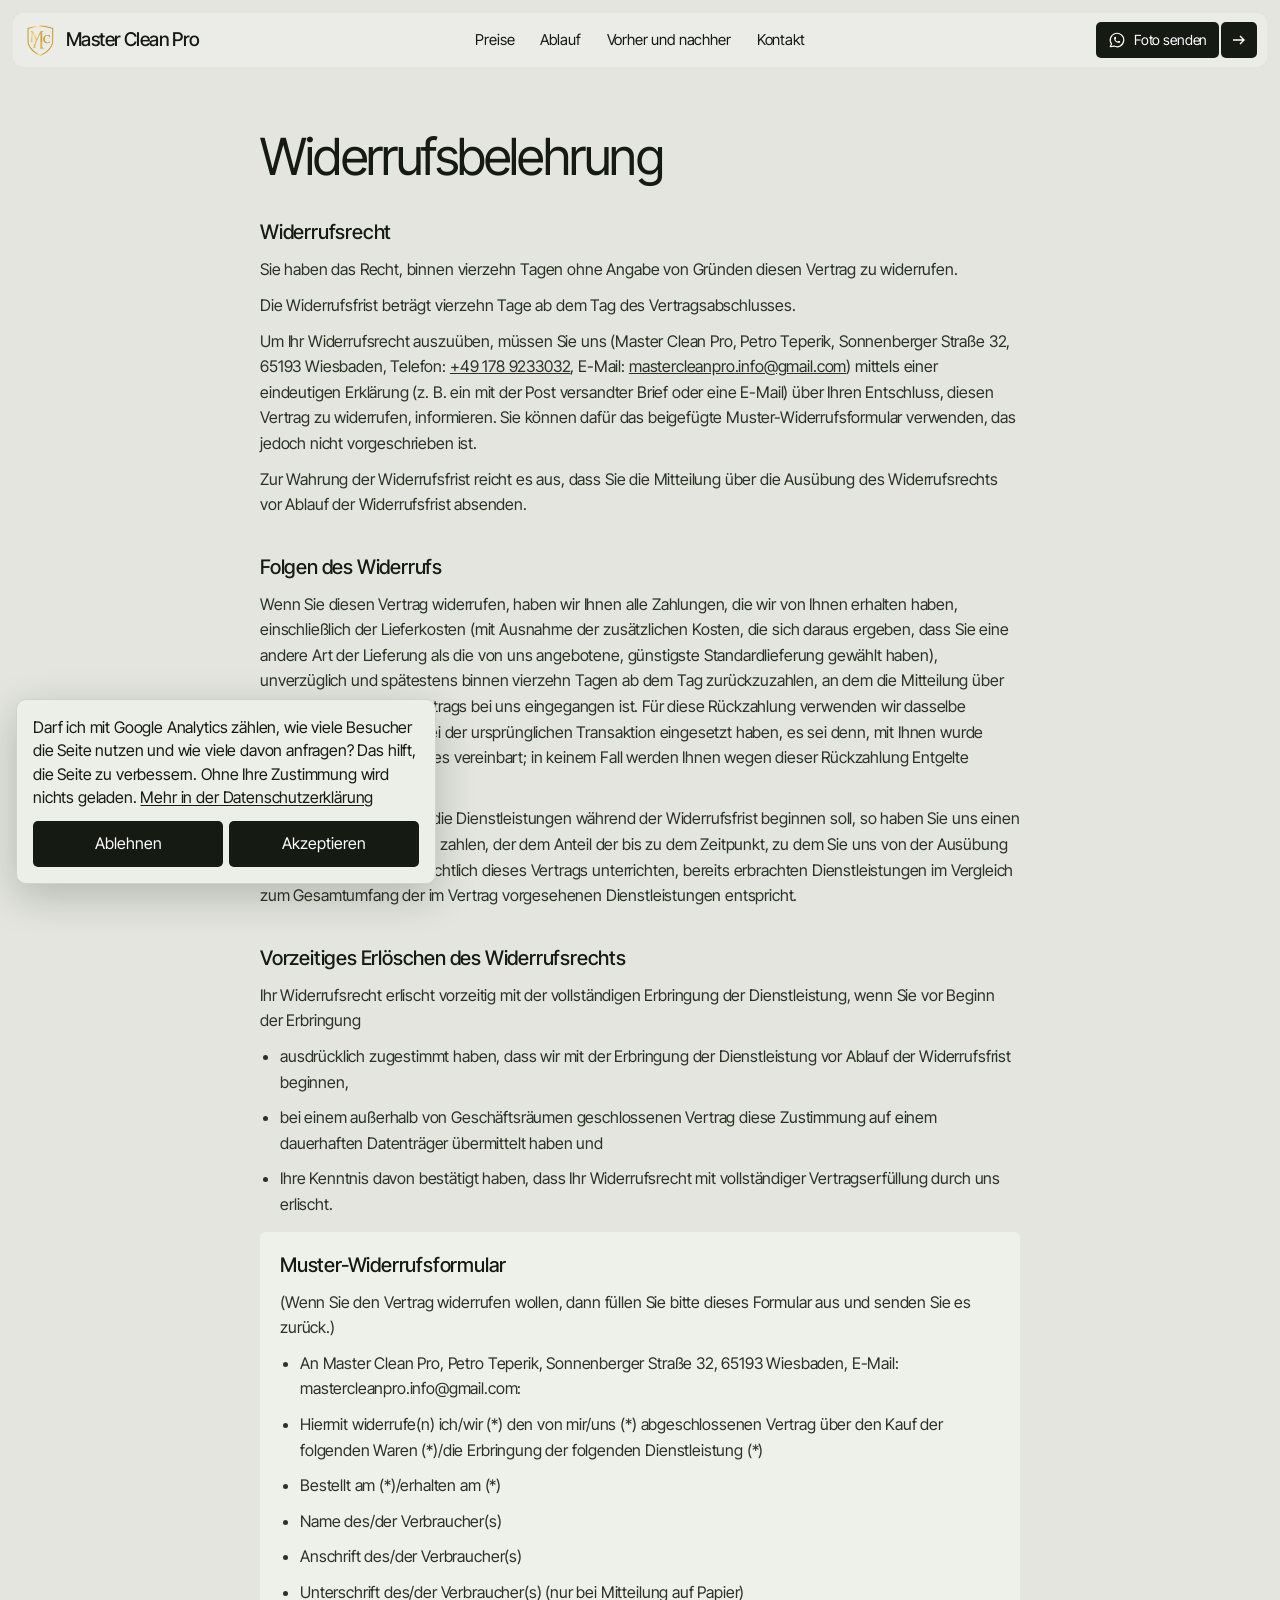
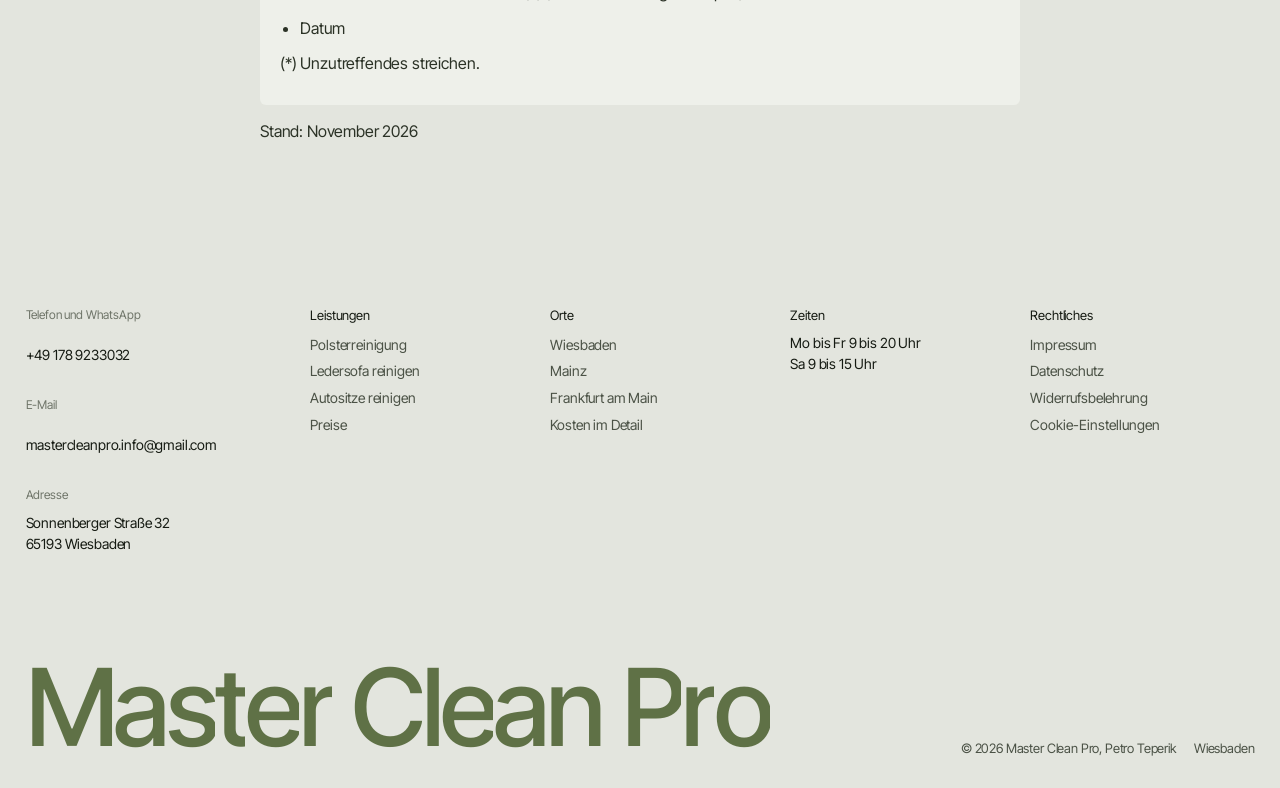
<file: widerruf.html>
<!doctype html>
<html lang="de">
<head>
<meta charset="utf-8">
<meta name="viewport" content="width=device-width, initial-scale=1">
<title>Widerrufsbelehrung | Master Clean Pro</title>
<meta name="robots" content="index,follow">
<link rel="icon" href="assets/img/mark.png">
<link rel="preload" href="assets/fonts/inter-tight-latin.woff2" as="font" type="font/woff2" crossorigin>
<link rel="stylesheet" href="assets/site.css">
</head>
<body id="top">
<a class="skip" href="#main">Zum Inhalt springen</a>
<header class="nav" id="nav">
  <a class="logo" href="/#top" aria-label="Master Clean Pro, Startseite"><img src="assets/img/mark.png" alt="" width="30" height="32">Master Clean Pro</a>
  <nav class="links" aria-label="Hauptmenü">
    <a href="index.html#preise">Preise</a><a href="index.html#ablauf">Ablauf</a><a href="index.html#vorher-nachher">Vorher und nachher</a><a href="index.html#kontakt">Kontakt</a>
  </nav>
  <a class="btn" href="https://wa.me/491789233032?text=Hallo%20Petro%2C%20ich%20m%C3%B6chte%20eine%20Reinigung%20anfragen.%20Fotos%20und%20meinen%20Ort%20schicke%20ich%20gleich." target="_blank" rel="noopener"><span class="lb"><svg class="i" viewBox="0 0 24 24" fill="none" stroke="currentColor" stroke-width="1.6" stroke-linecap="round" stroke-linejoin="round" aria-hidden="true"><path d="M3 21l1.65 -3.8a9 9 0 1 1 3.4 2.9l-5.05 .9" /> <path d="M9 10a.5 .5 0 0 0 1 0v-1a.5 .5 0 0 0 -1 0v1a5 5 0 0 0 5 5h1a.5 .5 0 0 0 0 -1h-1a.5 .5 0 0 0 0 1" /></svg>Foto senden</span><span class="sq" aria-hidden="true"><svg viewBox="0 0 16 16"><path d="M2 8h11M9 4l4 4-4 4"/></svg><svg viewBox="0 0 16 16"><path d="M2 8h11M9 4l4 4-4 4"/></svg></span></a>
  <button class="burger" id="burger" aria-label="Menü öffnen" aria-expanded="false" aria-controls="mnav"><i></i></button>
</header>
<div class="mnav" id="mnav" aria-hidden="true">
  <a href="index.html#preise">Preise</a><a href="index.html#ablauf">Ablauf</a><a href="index.html#vorher-nachher">Vorher und nachher</a><a href="index.html#kontakt">Kontakt</a>
  <a class="btn" href="https://wa.me/491789233032?text=Hallo%20Petro%2C%20ich%20m%C3%B6chte%20eine%20Reinigung%20anfragen.%20Fotos%20und%20meinen%20Ort%20schicke%20ich%20gleich." target="_blank" rel="noopener"><span class="lb"><svg class="i" viewBox="0 0 24 24" fill="none" stroke="currentColor" stroke-width="1.6" stroke-linecap="round" stroke-linejoin="round" aria-hidden="true"><path d="M3 21l1.65 -3.8a9 9 0 1 1 3.4 2.9l-5.05 .9" /> <path d="M9 10a.5 .5 0 0 0 1 0v-1a.5 .5 0 0 0 -1 0v1a5 5 0 0 0 5 5h1a.5 .5 0 0 0 0 -1h-1a.5 .5 0 0 0 0 1" /></svg>Foto senden</span><span class="sq" aria-hidden="true"><svg viewBox="0 0 16 16"><path d="M2 8h11M9 4l4 4-4 4"/></svg><svg viewBox="0 0 16 16"><path d="M2 8h11M9 4l4 4-4 4"/></svg></span></a>
</div>

<main id="main" class="legal"><div class="inner">
<h1>Widerrufsbelehrung</h1>
<h2>Widerrufsrecht</h2>
<p>Sie haben das Recht, binnen vierzehn Tagen ohne Angabe von Gründen diesen Vertrag zu widerrufen.</p>
<p>Die Widerrufsfrist beträgt vierzehn Tage ab dem Tag des Vertragsabschlusses.</p>
<p>Um Ihr Widerrufsrecht auszuüben, müssen Sie uns (Master Clean Pro, Petro Teperik, Sonnenberger Straße 32, 65193 Wiesbaden, Telefon: <a href="tel:+491789233032">+49 178 9233032</a>, E-Mail: <a href="mailto:mastercleanpro.info@gmail.com">mastercleanpro.info@gmail.com</a>) mittels einer eindeutigen Erklärung (z. B. ein mit der Post versandter Brief oder eine E-Mail) über Ihren Entschluss, diesen Vertrag zu widerrufen, informieren. Sie können dafür das beigefügte Muster-Widerrufsformular verwenden, das jedoch nicht vorgeschrieben ist.</p>
<p>Zur Wahrung der Widerrufsfrist reicht es aus, dass Sie die Mitteilung über die Ausübung des Widerrufsrechts vor Ablauf der Widerrufsfrist absenden.</p>
<h2>Folgen des Widerrufs</h2>
<p>Wenn Sie diesen Vertrag widerrufen, haben wir Ihnen alle Zahlungen, die wir von Ihnen erhalten haben, einschließlich der Lieferkosten (mit Ausnahme der zusätzlichen Kosten, die sich daraus ergeben, dass Sie eine andere Art der Lieferung als die von uns angebotene, günstigste Standardlieferung gewählt haben), unverzüglich und spätestens binnen vierzehn Tagen ab dem Tag zurückzuzahlen, an dem die Mitteilung über Ihren Widerruf dieses Vertrags bei uns eingegangen ist. Für diese Rückzahlung verwenden wir dasselbe Zahlungsmittel, das Sie bei der ursprünglichen Transaktion eingesetzt haben, es sei denn, mit Ihnen wurde ausdrücklich etwas anderes vereinbart; in keinem Fall werden Ihnen wegen dieser Rückzahlung Entgelte berechnet.</p>
<p>Haben Sie verlangt, dass die Dienstleistungen während der Widerrufsfrist beginnen soll, so haben Sie uns einen angemessenen Betrag zu zahlen, der dem Anteil der bis zu dem Zeitpunkt, zu dem Sie uns von der Ausübung des Widerrufsrechts hinsichtlich dieses Vertrags unterrichten, bereits erbrachten Dienstleistungen im Vergleich zum Gesamtumfang der im Vertrag vorgesehenen Dienstleistungen entspricht.</p>
<h2>Vorzeitiges Erlöschen des Widerrufsrechts</h2>
<p>Ihr Widerrufsrecht erlischt vorzeitig mit der vollständigen Erbringung der Dienstleistung, wenn Sie vor Beginn der Erbringung</p>
<ul><li>ausdrücklich zugestimmt haben, dass wir mit der Erbringung der Dienstleistung vor Ablauf der Widerrufsfrist beginnen,</li>
<li>bei einem außerhalb von Geschäftsräumen geschlossenen Vertrag diese Zustimmung auf einem dauerhaften Datenträger übermittelt haben und</li>
<li>Ihre Kenntnis davon bestätigt haben, dass Ihr Widerrufsrecht mit vollständiger Vertragserfüllung durch uns erlischt.</li></ul>
<div class="box">
<h2 style="margin-top:0">Muster-Widerrufsformular</h2>
<p>(Wenn Sie den Vertrag widerrufen wollen, dann füllen Sie bitte dieses Formular aus und senden Sie es zurück.)</p>
<ul>
<li>An Master Clean Pro, Petro Teperik, Sonnenberger Straße 32, 65193 Wiesbaden, E-Mail: mastercleanpro.info@gmail.com:</li>
<li>Hiermit widerrufe(n) ich/wir (*) den von mir/uns (*) abgeschlossenen Vertrag über den Kauf der folgenden Waren (*)/die Erbringung der folgenden Dienstleistung (*)</li>
<li>Bestellt am (*)/erhalten am (*)</li>
<li>Name des/der Verbraucher(s)</li>
<li>Anschrift des/der Verbraucher(s)</li>
<li>Unterschrift des/der Verbraucher(s) (nur bei Mitteilung auf Papier)</li>
<li>Datum</li>
</ul>
<p>(*) Unzutreffendes streichen.</p>
</div>
<p>Stand: November 2026</p>
</div></main>
<footer class="foot">
  <div class="inner">
    <div class="fgrid">
      <div>
        <h6>Telefon und WhatsApp</h6><div class="v"><a href="tel:+491789233032">+49 178 9233032</a></div>
        <h6>E-Mail</h6><div class="v"><a href="mailto:mastercleanpro.info@gmail.com">mastercleanpro.info@gmail.com</a></div>
        <h6>Adresse</h6><div class="v">Sonnenberger Straße 32<br>65193 Wiesbaden</div>
      </div>
      <div><div class="t">Leistungen</div>
        <a class="l" href="index.html#leistungen">Polsterreinigung</a><a class="l" href="ledersofa-reinigen.html">Ledersofa reinigen</a><a class="l" href="autositze-reinigen.html">Autositze reinigen</a><a class="l" href="index.html#preise">Preise</a></div>
      <div><div class="t">Orte</div>
        <a class="l" href="index.html#gebiet">Wiesbaden</a><a class="l" href="polsterreinigung-mainz.html">Mainz</a><a class="l" href="polsterreinigung-frankfurt.html">Frankfurt am Main</a><a class="l" href="polsterreinigung-kosten.html">Kosten im Detail</a></div>
      <div><div class="t">Zeiten</div>
        <div class="v">Mo bis Fr 9 bis 20 Uhr<br>Sa 9 bis 15 Uhr</div></div>
      <div><div class="t">Rechtliches</div>
        <a class="l" href="impressum.html">Impressum</a><a class="l" href="datenschutz.html">Datenschutz</a><a class="l" href="widerruf.html">Widerrufsbelehrung</a><button type="button" class="l cset" data-consent-open>Cookie-Einstellungen</button></div>
    </div>
    <div class="fbot">
      <div class="word" id="fword" data-word="Master Clean Pro" aria-hidden="true"></div>
      <div class="fmeta"><span>© 2026 Master Clean Pro, Petro Teperik</span><span>Wiesbaden</span></div>
    </div>
  </div>
</footer>
<script src="assets/js/consent.js" defer></script>

<div class="mbar" id="mbar">
  <a href="https://wa.me/491789233032?text=Hallo%20Petro%2C%20ich%20m%C3%B6chte%20eine%20Reinigung%20anfragen.%20Fotos%20und%20meinen%20Ort%20schicke%20ich%20gleich." target="_blank" rel="noopener"><svg class="i" viewBox="0 0 24 24" fill="none" stroke="currentColor" stroke-width="1.6" stroke-linecap="round" stroke-linejoin="round" aria-hidden="true"><path d="M3 21l1.65 -3.8a9 9 0 1 1 3.4 2.9l-5.05 .9" /> <path d="M9 10a.5 .5 0 0 0 1 0v-1a.5 .5 0 0 0 -1 0v1a5 5 0 0 0 5 5h1a.5 .5 0 0 0 0 -1h-1a.5 .5 0 0 0 0 1" /></svg>Foto senden</a>
  <a href="tel:+491789233032"><svg class="i" viewBox="0 0 24 24" fill="none" stroke="currentColor" stroke-width="1.6" stroke-linecap="round" stroke-linejoin="round" aria-hidden="true"><path d="M5 4h4l2 5l-2.5 1.5a11 11 0 0 0 5 5l1.5 -2.5l5 2v4a2 2 0 0 1 -2 2a16 16 0 0 1 -15 -15a2 2 0 0 1 2 -2" /></svg>Anrufen</a>
</div>

<script src="assets/js/lenis.min.js" defer></script>
<script src="assets/js/site.js" defer></script>
</body>
</html>
</file>
<file: assets/site.css>
/* Master Clean Pro auf Basis des Terrena-Systems (Tokens, Rahmen, Split-Buttons, Reveals). */
@font-face{font-family:"Inter Tight";src:url(fonts/inter-tight-latin.woff2) format("woff2");font-weight:300 700;font-style:normal;font-display:swap}
:root{
  --bg:#e3e5de;--bg-2:#eceee8;--card:#eef0ea;--ink:#151a12;--ink-2:#4b5246;--muted:#6f7569;--line:#cfd3c9;
  --panel:#1b2814;--moss:#5f7146;--moss-2:#6f8250;--lime:#d7ef6b;
  --r:10px;--gutter:clamp(10px,1vw,14px);--pad:clamp(16px,2vw,28px);--ease:cubic-bezier(.22,1,.36,1);
  --wrap:1360px;--navh:54px
}
*{box-sizing:border-box;margin:0;padding:0}
html.lenis,html.lenis body{height:auto}.lenis.lenis-smooth{scroll-behavior:auto!important}
html{-webkit-text-size-adjust:100%}
body{background:var(--bg);color:var(--ink);font-family:"Inter Tight",system-ui,sans-serif;font-weight:400;letter-spacing:-.01em;
  -webkit-font-smoothing:antialiased;overflow-x:hidden;font-size:16px;line-height:1.5}
img,video,canvas{display:block;max-width:100%}
a{color:inherit;text-decoration:none}
button{font:inherit;color:inherit;background:none;border:0;cursor:pointer}
.i{width:1em;height:1em;flex:none}
.skip{position:absolute;left:-999px;top:8px;background:var(--ink);color:#fff;padding:8px 12px;border-radius:5px;z-index:100}
.skip:focus{left:8px}
:focus-visible{outline:2px solid var(--moss);outline-offset:3px;border-radius:4px}

/* Tag (Pill-Paar) */
.tag{display:inline-flex;gap:2px;font-size:12px;color:var(--ink-2)}
.tag span{background:rgba(120,130,110,.18);padding:5px 7px;border-radius:3px}
.on-dark .tag span,.tag.on-dark span{background:rgba(255,255,255,.14);color:rgba(255,255,255,.8)}

/* Split-Button */
.btn{display:inline-flex;gap:2px;align-items:stretch;height:44px;font-size:15px;white-space:nowrap}
.btn .lb{display:inline-flex;align-items:center;gap:8px;padding:0 16px;border-radius:5px;background:var(--ink);color:#fff;transition:background .5s var(--ease)}
.btn .lb .i{font-size:18px}
.btn .sq{position:relative;width:44px;border-radius:5px;background:var(--ink);color:#fff;overflow:hidden;transition:background .5s var(--ease)}
.btn .sq svg{position:absolute;left:50%;top:50%;width:16px;height:16px;margin:-8px 0 0 -8px;fill:none;stroke:currentColor;stroke-width:1.4;transition:transform .5s var(--ease)}
.btn .sq svg+svg{transform:translateX(-260%)}
.btn:hover .lb,.btn:hover .sq{background:#2c3a22}
.btn:hover .sq svg:first-child{transform:translateX(260%)}.btn:hover .sq svg+svg{transform:none}
.btn:active{transform:translateY(1px)}
.btn.light .lb,.btn.light .sq{background:#fff;color:var(--ink)}
.btn.light:hover .lb,.btn.light:hover .sq{background:var(--lime)}
.btn.sm{height:36px;font-size:14px}.btn.sm .sq{width:36px}.btn.sm .lb{padding:0 12px}
.lnk{display:inline-flex;align-items:center;gap:10px;font-size:16px;padding-bottom:6px;border-bottom:1px solid currentColor}
.lnk svg{width:14px;height:14px;fill:none;stroke:currentColor;stroke-width:1.4;transition:transform .5s var(--ease)}
.lnk:hover svg{transform:translateX(5px)}

/* Reveals */
/* ohne blur(): WebKit (Safari) stürzt mit blur-Reveals + backdrop-filter ab */
.rv{opacity:0;transform:translateY(28px);transition:opacity 1.1s var(--ease),transform 1.1s var(--ease)}
.rv.in{opacity:1;transform:none}
.split .w{display:inline-block;overflow:hidden;vertical-align:top;padding-bottom:.08em;margin-bottom:-.08em}
.split .w>span{display:inline-block;transform:translateY(105%);transition:transform 1.1s var(--ease)}
.split.in .w>span{transform:none}
.dim{color:var(--ink-2)}

/* NAV */
.nav{position:fixed;top:var(--gutter);left:var(--gutter);right:var(--gutter);height:var(--navh);padding:0 10px 0 14px;border-radius:var(--r);
  background:rgba(236,238,233,.84);backdrop-filter:blur(14px);-webkit-backdrop-filter:blur(14px);z-index:50;display:flex;align-items:center;justify-content:space-between;
  transition:transform .6s var(--ease)}
.nav.hide{transform:translateY(calc(-100% - 20px))}
.logo{display:flex;align-items:center;gap:9px;font-size:19px;font-weight:500;letter-spacing:-.03em}
.logo img{width:30px;height:32px}
.nav .links{position:absolute;left:50%;transform:translateX(-50%);display:flex;gap:26px;font-size:15px}
.nav .links a{position:relative;padding:4px 0}
.nav .links a::after{content:"";position:absolute;left:0;right:0;bottom:0;height:1px;background:currentColor;transform:scaleX(0);transform-origin:right;transition:transform .5s var(--ease)}
.nav .links a:hover::after{transform:scaleX(1);transform-origin:left}
.nav .btn{height:36px;font-size:14px}.nav .btn .sq{width:36px}.nav .btn .lb{padding:0 12px}
.burger{display:none;width:44px;height:44px;border-radius:6px;background:var(--ink);position:relative}
.burger i{position:absolute;left:50%;top:50%;width:16px;height:1.5px;margin:-.75px 0 0 -8px;background:#fff;box-shadow:0 -5px 0 #fff,0 5px 0 #fff;transition:.4s var(--ease)}
.menu-open .burger i{box-shadow:none;transform:rotate(45deg)}
.menu-open .burger i::after{content:"";position:absolute;inset:0;background:#fff;transform:rotate(90deg)}
.mnav{position:fixed;inset:0;z-index:49;background:rgba(227,229,222,.97);backdrop-filter:blur(10px);display:flex;flex-direction:column;justify-content:center;
  gap:14px;padding:0 24px;opacity:0;pointer-events:none;transition:opacity .5s var(--ease)}
.mnav a{font-size:38px;letter-spacing:-.03em;line-height:1.15}
.mnav .btn{margin-top:18px;font-size:16px}
.menu-open .mnav{opacity:1;pointer-events:auto}

/* HERO */
.hero{height:100svh;min-height:600px;max-height:1100px;padding:calc(2*var(--gutter) + var(--navh)) var(--gutter) var(--gutter)}
.hero .frame{position:relative;height:100%;border-radius:var(--r);overflow:hidden;background:#d8d6cd}
.hero .media{position:absolute;inset:0;will-change:transform}
.hero .media img,.hero .media video{position:absolute;inset:0;width:100%;height:100%;object-fit:cover;object-position:right center}
.hero .media img.kb{animation:kb 22s var(--ease) infinite alternate;transform-origin:70% 55%}
@keyframes kb{from{transform:scale(1.02) rotate(0)}to{transform:scale(1.09) rotate(.8deg)}}
.hero canvas{position:absolute;inset:0;width:100%;height:100%;pointer-events:none}
.hero .veil{position:absolute;inset:0;background:linear-gradient(90deg,rgba(246,243,236,.86) 0,rgba(246,243,236,.55) 34%,transparent 58%),linear-gradient(0deg,rgba(20,24,18,.22),transparent 35%)}
.hero .copy{position:absolute;left:clamp(18px,2.6vw,38px);top:clamp(40px,12%,130px);max-width:min(560px,52%);color:var(--ink)}
.hero h1{font-weight:400;font-size:clamp(40px,4.8vw,72px);line-height:1.02;letter-spacing:-.035em}
.hero .sub{margin-top:clamp(16px,2vw,24px);font-size:clamp(18px,1.6vw,23px);line-height:1.3;letter-spacing:-.02em;max-width:24ch}
.hero .facts{margin-top:14px;font-size:15px;color:var(--ink-2)}
.hero .acts{margin-top:clamp(24px,3.4vw,44px);display:flex;gap:22px;align-items:center;flex-wrap:wrap}
.hero .card{position:absolute;left:clamp(14px,1.8vw,22px);bottom:clamp(14px,1.8vw,22px);width:min(360px,calc(100% - 28px));padding:10px;display:flex;gap:16px;border-radius:8px;
  background:rgba(62,74,52,.6);backdrop-filter:blur(16px);-webkit-backdrop-filter:blur(16px);border:1px solid rgba(255,255,255,.14);color:#fff}
.hero .card .th{width:96px;height:96px;border-radius:4px;overflow:hidden;flex:none;background:#eceee9}
.hero .card .th img{width:100%;height:100%;object-fit:cover;transition:transform 1.2s var(--ease)}
.hero .card:hover .th img{transform:scale(1.08) rotate(4deg)}
.hero .card b{display:block;font-weight:500;font-size:16px;margin-top:4px}
.hero .card small{display:block;font-size:13px;opacity:.9;margin:4px 0 12px;line-height:1.35}
.word{position:absolute;right:clamp(10px,1.5vw,22px);bottom:clamp(-8px,-.5vw,0px);display:flex;font-weight:500;font-size:clamp(70px,11vw,200px);line-height:.95;
  letter-spacing:-.05em;color:#fff;pointer-events:none;text-shadow:0 2px 40px rgba(20,24,18,.25)}
.word .ch{display:inline-block;overflow:hidden;padding-right:.01em}
.word .ch>span{display:inline-block;transform:translateY(110%) rotate(12deg);transform-origin:0 100%;transition:transform 1.4s var(--ease)}
.word.in .ch>span{transform:none}

/* Sections */
.sec{padding:clamp(80px,10vw,140px) var(--pad)}
.inner{max-width:var(--wrap);margin:0 auto}
.h2{font-weight:400;font-size:clamp(32px,3.4vw,50px);line-height:1.05;letter-spacing:-.035em;margin-top:14px}
.lead{font-size:17px;color:var(--ink-2);max-width:60ch;margin-top:16px;line-height:1.5}
.head{display:flex;justify-content:space-between;align-items:flex-end;gap:24px;margin-bottom:clamp(36px,5vw,64px);flex-wrap:wrap}

/* 01 Problem */
.prob{text-align:center}
.island{position:relative;width:min(980px,100%);margin:clamp(20px,4vw,40px) auto 0;aspect-ratio:16/10}
.island .float{position:absolute;inset:6% 10%;animation:float 7s ease-in-out infinite}
.island .float img{width:100%;height:100%;object-fit:cover;border-radius:50% 50% 46% 54%/56% 52% 48% 44%;
  -webkit-mask-image:radial-gradient(ellipse 50% 50% at 50% 50%,#000 70%,transparent 100%);mask-image:radial-gradient(ellipse 50% 50% at 50% 50%,#000 70%,transparent 100%)}
@keyframes float{0%,100%{transform:translateY(-10px) rotate(-.4deg)}50%{transform:translateY(10px) rotate(.4deg)}}
.stat{position:absolute;width:clamp(160px,15vw,200px);padding:12px 14px 14px;border-radius:4px;background:rgba(80,94,66,.74);backdrop-filter:blur(10px);-webkit-backdrop-filter:blur(10px);
  color:#fff;text-align:left;opacity:0;transform:translateY(20px) scale(.96);transition:opacity 1s var(--ease),transform 1s var(--ease)}
.stat.in{opacity:1;transform:none}
.stat .n{font-size:clamp(24px,2.2vw,30px);margin-bottom:10px;letter-spacing:-.02em}
.stat .l{font-size:13px;line-height:1.35;opacity:.95}
.s1{left:0;top:16%}.s2{right:0;top:22%}.s3{left:57%;bottom:4%}
.para{max-width:780px;margin:clamp(30px,5vw,60px) auto 0;text-align:left;font-size:clamp(21px,1.9vw,26px);line-height:1.3;letter-spacing:-.02em}
.para .pw{color:rgba(80,92,70,.3);transition:color .35s}.para .pw.on{color:#3d4f22}

/* 02 Leistungen */
.grid4{display:grid;grid-template-columns:repeat(4,1fr);gap:12px}
.svc{background:var(--card);border-radius:6px;padding:18px;aspect-ratio:9/10;min-height:270px;display:flex;flex-direction:column}
.chip{width:30px;height:30px;border-radius:4px;background:#344a1c;color:var(--lime);display:grid;place-items:center;font-size:17px}
.svc h3{font-weight:400;font-size:clamp(19px,1.5vw,22px);line-height:1.15;margin-top:18px;letter-spacing:-.02em}
.svc p{font-size:14px;line-height:1.45;color:var(--ink-2);margin-top:10px}
.svc .ft{margin-top:auto;display:flex;align-items:center;justify-content:space-between;gap:10px;padding-top:16px}
.svc .pr{font-size:15px}.svc .pr b{font-weight:500;font-size:20px;letter-spacing:-.02em}
.ph{border-radius:6px;overflow:hidden;aspect-ratio:9/10;min-height:270px;position:relative}
.ph img{width:100%;height:100%;object-fit:cover;transform:scale(1.15);transition:transform 1.6s var(--ease)}
.ph.in img{transform:none}.ph:hover img{transform:scale(1.05)}
.ph figcaption{position:absolute;left:0;right:0;bottom:0;padding:28px 12px 10px;font-size:13px;color:#fff;background:linear-gradient(0deg,rgba(20,24,18,.55),transparent)}
.c2{grid-column:2}.c3{grid-column:3}.c1{grid-column:1}.c4{grid-column:4}

/* 03 Ablauf */
.how{height:340vh;padding:0 var(--gutter);position:relative}
.how .stick{position:sticky;top:0;height:100svh;padding:calc(2*var(--gutter) + var(--navh)) 0 var(--gutter)}
.how .frame{position:relative;height:100%;border-radius:var(--r);overflow:hidden;background:#cfd2cb}
.how .media{position:absolute;inset:0 30% 0 0;overflow:hidden}
.how .media img{width:100%;height:100%;object-fit:cover;object-position:center 30%;animation:orbit 18s ease-in-out infinite alternate}
@keyframes orbit{from{transform:scale(1.06) translate(-1.5%,0) rotate(-.6deg)}to{transform:scale(1.12) translate(1.5%,-1%) rotate(.6deg)}}
.how .panel{position:absolute;top:clamp(10px,1vw,14px);right:clamp(10px,1vw,14px);bottom:clamp(10px,1vw,14px);width:min(48%,580px);background:var(--panel);border-radius:6px;
  padding:clamp(20px,2.4vw,34px);color:#fff;display:flex;flex-direction:column}
.how h2{font-weight:400;font-size:clamp(24px,2.2vw,32px);letter-spacing:-.03em;line-height:1.1;margin-top:16px;max-width:16ch}
.steps{margin-top:clamp(22px,5vh,56px);display:flex;flex-direction:column;gap:2px}
.steps button{text-align:left;font-size:clamp(30px,3vw,44px);line-height:1.14;letter-spacing:-.03em;color:rgba(255,255,255,.35);filter:blur(2px);width:max-content;
  transition:color .6s var(--ease),filter .6s var(--ease),transform .6s var(--ease)}
.steps button.on{color:#fff;filter:none;transform:translateX(6px)}
.how .bot{margin-top:auto;display:flex;gap:clamp(18px,3vw,40px);align-items:flex-end}
.how .bot .th{width:clamp(84px,8vw,112px);aspect-ratio:1;border-radius:5px;border:3px solid rgba(255,255,255,.12);overflow:hidden;flex:none}
.how .bot .th img{width:100%;height:100%;object-fit:cover}
.how .txt{max-width:300px;margin-left:auto}
.how .txt h4{font-weight:500;font-size:16px;margin-bottom:8px}
.how .txt p{font-size:14px;line-height:1.45;opacity:.86}
.swap{animation:swap .7s var(--ease)}
@keyframes swap{from{opacity:0;transform:translateY(10px)}to{opacity:1;transform:none}}
.bars{display:flex;gap:4px;margin-top:22px}
.bars i{flex:1;height:2px;background:rgba(255,255,255,.18);position:relative;overflow:hidden}
.bars i b{position:absolute;inset:0;background:var(--lime);transform:scaleX(0);transform-origin:left}
.how .panel .btn{margin-top:20px;align-self:flex-start}

/* 04 Preise + Rechner */
.tabs{display:flex;gap:6px;flex-wrap:wrap}
.tabs button{height:40px;padding:0 14px;border-radius:5px;font-size:15px;color:var(--ink-2);background:rgba(120,130,110,.12);transition:background .4s var(--ease),color .4s}
.tabs button[aria-selected=true]{background:var(--ink);color:#fff}
.calc{display:grid;grid-template-columns:1.25fr 1fr;gap:12px;align-items:start}
.items{display:grid;grid-template-columns:1fr 1fr;gap:12px}
.item{background:var(--card);border-radius:6px;padding:16px;display:flex;flex-direction:column;gap:6px;min-height:150px;transition:box-shadow .4s var(--ease)}
.item.has{box-shadow:inset 0 0 0 1.5px var(--moss)}
.item .t{display:flex;align-items:center;gap:10px;font-size:17px;letter-spacing:-.01em}
.item .t .i{font-size:22px;color:var(--moss)}
.item .d{font-size:13.5px;color:var(--ink-2)}
.item .row{margin-top:auto;display:flex;align-items:center;justify-content:space-between;padding-top:10px}
.item .p{font-size:20px;letter-spacing:-.02em}.item .p small{font-size:13px;color:var(--ink-2)}
.qty{display:flex;align-items:center;gap:4px}
.qty button{width:44px;height:44px;border-radius:5px;background:#fff;display:grid;place-items:center;font-size:18px;transition:background .3s}
.qty button:hover{background:var(--lime)}
.qty output{min-width:26px;text-align:center;font-size:17px}
.item.ask .row a{font-size:14px;border-bottom:1px solid currentColor}
.sum{position:sticky;top:calc(var(--navh) + 2*var(--gutter) + 10px);background:var(--panel);color:#fff;border-radius:6px;padding:clamp(20px,2.4vw,30px);display:flex;flex-direction:column;gap:16px}
.sum .lbl{font-size:13px;opacity:.75}
.sum .tot{font-size:clamp(40px,4vw,58px);letter-spacing:-.04em;line-height:1}
.sum .list{font-size:14px;opacity:.88;min-height:20px}
.goal{display:flex;flex-direction:column;gap:8px;font-size:13px;opacity:.95}
.goal .bar{height:3px;background:rgba(255,255,255,.18);position:relative;border-radius:2px;overflow:hidden}
.goal .bar b{position:absolute;inset:0;background:var(--lime);transform:scaleX(0);transform-origin:left;transition:transform .6s var(--ease)}
.chips{display:flex;flex-wrap:wrap;gap:6px}
.chips button{height:38px;padding:0 12px;border-radius:5px;font-size:14px;background:rgba(255,255,255,.1);color:#fff;transition:background .3s}
.chips button[aria-pressed=true]{background:var(--lime);color:var(--ink)}
.sum .q{font-size:14px;margin-bottom:-6px;opacity:.85}
.sum .note{font-size:13px;opacity:.75;line-height:1.45}
.sum .btn{align-self:stretch}.sum .btn .lb{flex:1;justify-content:center}
.pfoot{display:grid;grid-template-columns:repeat(3,1fr);gap:12px;margin-top:12px}
.pfoot div{border-top:1px solid var(--line);padding-top:14px;font-size:14px;color:var(--ink-2);line-height:1.45}
.pfoot b{display:block;font-weight:500;color:var(--ink);font-size:17px;margin-bottom:4px}

/* Vorher / Nachher */
.ba-grid{display:grid;grid-template-columns:1.35fr 1fr;gap:12px}
.ba{position:relative;border-radius:6px;overflow:hidden;background:#cfd2cb;touch-action:pan-y;user-select:none;-webkit-user-select:none;cursor:ew-resize}
.ba.wide{aspect-ratio:3/2}.ba.tall{aspect-ratio:4/5}
.ba img{position:absolute;inset:0;width:100%;height:100%;object-fit:cover;pointer-events:none}
.ba .after{clip-path:inset(0 0 0 var(--x,50%))}
.ba .hand{position:absolute;top:0;bottom:0;left:var(--x,50%);width:2px;background:#fff;transform:translateX(-1px)}
.ba .hand span{position:absolute;top:50%;left:50%;width:46px;height:46px;margin:-23px 0 0 -23px;border-radius:50%;background:#fff;display:grid;place-items:center;color:var(--ink);box-shadow:0 6px 20px rgba(20,24,18,.25)}
.ba .hand svg{width:22px;height:22px;fill:none;stroke:currentColor;stroke-width:1.6}
.ba input{position:absolute;inset:0;opacity:0;width:100%;cursor:ew-resize}
.bacap{display:flex;justify-content:space-between;font-size:14px;color:var(--ink-2);margin-top:10px}
.bacap b{font-weight:500;color:var(--ink)}

/* 05 Ich komme selbst */
.why{padding:0 var(--gutter)}
.why .frame{position:relative;border-radius:var(--r);overflow:hidden;min-height:min(100svh,920px);padding:clamp(18px,2vw,26px);display:grid;grid-template-columns:minmax(260px,.8fr) 1.6fr;gap:12px;background:#9aa094}
.why .bg{position:absolute;inset:-6% 0;z-index:0}
.why .bg img{width:100%;height:100%;object-fit:cover;filter:saturate(.7) brightness(.72);animation:kb 26s var(--ease) infinite alternate}
.why .bg::after{content:"";position:absolute;inset:0;background:linear-gradient(180deg,rgba(30,38,26,.45),rgba(30,38,26,.2) 50%,rgba(30,38,26,.55))}
.why .who{position:relative;z-index:1;display:flex;flex-direction:column;gap:14px}
.why .pic{border-radius:6px;overflow:hidden;aspect-ratio:4/5;max-height:62vh}
.why .pic img{width:100%;height:100%;object-fit:cover;object-position:center 20%}
.why .right{position:relative;z-index:1;display:flex;flex-direction:column;color:#fff}
.why h2{font-weight:400;font-size:clamp(34px,3.6vw,56px);letter-spacing:-.035em;line-height:1.02;margin-top:14px}
.why .intro{font-size:clamp(17px,1.4vw,20px);line-height:1.4;max-width:34ch;margin-top:16px;opacity:.95}
.gl{display:grid;grid-template-columns:1fr 1fr;gap:12px;margin-top:auto;padding-top:40px}
.glass{background:rgba(70,82,60,.55);backdrop-filter:blur(18px) saturate(1.1);-webkit-backdrop-filter:blur(18px) saturate(1.1);border:1px solid rgba(255,255,255,.12);border-radius:6px;padding:16px;
  min-height:clamp(160px,14vw,200px);display:flex;flex-direction:column;color:#fff}
.glass .chip{background:var(--lime);color:#2a3a12}
.glass h3{font-weight:400;font-size:clamp(17px,1.35vw,20px);margin-top:16px;letter-spacing:-.02em}
.glass p{font-size:14px;opacity:.88;margin-top:auto;padding-top:18px;line-height:1.45}

/* 06 Gebiet */
.area .cols{display:grid;grid-template-columns:repeat(4,1fr);margin-top:clamp(36px,5vw,56px)}
.area .col{border-left:1px solid var(--line);padding-left:clamp(14px,1.6vw,22px)}
.area .big{font-size:clamp(34px,3.8vw,58px);letter-spacing:-.04em;color:#3a4d1f;line-height:1}
.area .col p{font-size:14px;color:var(--ink-2);margin-top:clamp(20px,3vw,36px);line-height:1.45;max-width:26ch}
.area .col a{display:inline-flex;margin-top:12px;font-size:14px;border-bottom:1px solid currentColor}

/* FAQ */
.faq{text-align:center}
.faq ul{list-style:none;max-width:700px;margin:clamp(36px,5vw,60px) auto 0;text-align:left}
.faq li{border-bottom:1px solid var(--line)}
.faq button{width:100%;display:flex;justify-content:space-between;align-items:center;gap:20px;padding:22px 0 20px;font-size:17px;color:#2d3b1b;text-align:left;min-height:48px}
.faq button svg{width:14px;height:14px;flex:none;fill:none;stroke:currentColor;stroke-width:1.5;transition:transform .5s var(--ease)}
.faq li.open button svg{transform:rotate(180deg)}
.faq .a{display:grid;grid-template-rows:0fr;transition:grid-template-rows .7s var(--ease)}
.faq li.open .a{grid-template-rows:1fr}
.faq .a>div{overflow:hidden;min-height:0}
.faq .a p{font-size:15.5px;line-height:1.55;color:var(--ink-2);padding-bottom:20px;max-width:62ch}

/* CTA */
.cta{padding:0 var(--gutter)}
.cta .frame{position:relative;border-radius:var(--r);overflow:hidden;min-height:clamp(560px,82vh,720px);background:#3b4232}
.cta .bg{position:absolute;inset:-8% 0}
.cta .bg img{width:100%;height:100%;object-fit:cover;object-position:right center;animation:kb 24s var(--ease) infinite alternate-reverse}
.cta .panel{position:absolute;top:clamp(10px,1vw,14px);right:clamp(10px,1vw,14px);bottom:clamp(10px,1vw,14px);width:min(50%,580px);background:var(--panel);border-radius:6px;
  padding:clamp(20px,2.4vw,32px);color:#fff;display:flex;flex-direction:column;clip-path:inset(100% 0 0 0 round 6px);transition:clip-path 1.4s var(--ease)}
.cta .panel.in{clip-path:inset(0 0 0 0 round 6px)}
.cta h2{font-weight:400;font-size:clamp(30px,2.8vw,42px);line-height:1.08;letter-spacing:-.03em;margin-top:20px;max-width:14ch}
.cta .ptxt{font-size:15px;opacity:.9;margin-top:14px;max-width:38ch;line-height:1.45}
.cta .acts{display:flex;flex-wrap:wrap;gap:10px;margin-top:22px}
.form{margin-top:auto;padding-top:26px;border-top:1px solid rgba(255,255,255,.14)}
.form h3{font-weight:500;font-size:16px}
.form .flds{display:grid;grid-template-columns:1fr 1fr;gap:10px;margin-top:12px}
.form label{display:flex;flex-direction:column;gap:6px;font-size:13px;opacity:.95}
.form input{height:46px;border-radius:5px;border:1px solid rgba(255,255,255,.28);background:rgba(255,255,255,.08);color:#fff;padding:0 12px;font:inherit;font-size:16px}
.form input::placeholder{color:rgba(255,255,255,.6)}
.form input:focus{outline:2px solid var(--lime);outline-offset:1px}
.form .hp{position:absolute;left:-9999px;width:1px;height:1px;overflow:hidden}
.form .row2{display:flex;align-items:center;justify-content:space-between;gap:14px;margin-top:12px;flex-wrap:wrap}
.form small{font-size:12.5px;opacity:.78;line-height:1.45;max-width:38ch}
.form small a{text-decoration:underline}
.form .st{font-size:14px;margin-top:10px;line-height:1.4}.form .st.ok{color:var(--lime)}.form .st.err{color:#ffd0b8}
.hours{font-size:13px;opacity:.75;margin-top:12px}

/* Footer */
.foot{padding:clamp(48px,6vw,72px) var(--pad) 18px}
.fgrid{display:grid;grid-template-columns:1.2fr 1fr 1fr 1fr 1fr;gap:24px 16px}
.fgrid h6{font-size:12px;font-weight:400;color:var(--muted);margin-bottom:8px}
.fgrid .v{font-size:14px;line-height:1.5;margin-bottom:20px}
.fgrid .t{font-size:13px;margin-bottom:6px}
.fgrid a.l{display:block;font-size:14px;color:var(--ink-2);line-height:1.9}
.fgrid a.l:hover{color:var(--ink)}
.fbot{margin-top:clamp(40px,6vw,80px);display:flex;justify-content:space-between;align-items:flex-end;gap:16px}
#fword{position:static;color:var(--moss);font-size:clamp(60px,10vw,170px);line-height:.9;text-shadow:none}
#fword .ch>span{transform:translateY(110%) rotate(10deg);transition-duration:1.3s}
#fword.in .ch>span{transform:none}
.fmeta{font-size:13px;color:var(--ink-2);display:flex;gap:18px;padding-bottom:12px;flex-wrap:wrap}

/* Mobile Leiste */
.mbar{display:none}

/* Rechtsseiten */
.legal{padding:calc(var(--navh) + 2*var(--gutter) + 50px) var(--pad) 80px}
.legal .inner{max-width:760px}
.legal h1{font-weight:400;font-size:clamp(38px,4vw,58px);letter-spacing:-.035em;line-height:1.05;margin-bottom:28px}
.legal h2{font-weight:500;font-size:20px;margin:34px 0 10px;letter-spacing:-.01em}
.legal p,.legal li{font-size:16px;line-height:1.6;color:#2b3226;margin-bottom:10px}
.legal ul{padding-left:20px}
.legal a{text-decoration:underline}
.legal .todo{background:#f3e7b8;padding:0 4px;border-radius:3px}
.legal .box{background:var(--card);border-radius:6px;padding:18px 20px;margin:14px 0}

/* Responsive */
@media (max-width:1024px){
  .grid4{grid-template-columns:1fr 1fr}.grid4>.sp{display:none}.grid4>*{grid-column:auto!important}
  .fgrid{grid-template-columns:1fr 1fr 1fr}
  .calc{grid-template-columns:1fr}.sum{position:static}
  .why .frame{grid-template-columns:1fr}.why .pic{max-height:none;aspect-ratio:4/3}
  .area .cols{grid-template-columns:1fr 1fr;row-gap:36px}.area .col:nth-child(3){border-left:0;padding-left:0}
}
@media (max-width:760px){
  .nav .links,.nav .btn{display:none}.burger{display:block}
  .hero{min-height:640px;padding-bottom:var(--gutter)}
  .hero .media img{object-position:72% center}
  .hero .veil{background:linear-gradient(180deg,rgba(246,243,236,.9) 0,rgba(246,243,236,.72) 36%,rgba(246,243,236,0) 62%),linear-gradient(0deg,rgba(20,24,18,.35),transparent 40%)}
  .hero .copy{top:28px;left:18px;right:18px;max-width:none}
  .hero h1{font-size:clamp(38px,11vw,50px)}
  .hero .sub{font-size:19px}
  .hero .acts .lnk{display:none}
  .hero .card{bottom:calc(clamp(52px,15vw,74px) + 14px);left:12px;width:calc(100% - 24px);padding:8px;gap:12px}
  .hero .card .th{width:72px;height:72px}
  .word{left:12px;right:12px;justify-content:center;font-size:15.2vw;bottom:-2px}
  .island{aspect-ratio:auto;padding-top:72%}
  .stats{display:grid;grid-template-columns:1fr 1fr;gap:10px;margin-top:10px}
  .stat{position:static;width:auto}.stat:last-child{grid-column:1/-1}
  .para{font-size:21px}
  .grid4{grid-template-columns:1fr}.svc{aspect-ratio:auto;min-height:230px}.ph{aspect-ratio:4/3;min-height:0}
  .how{height:auto;padding:0 var(--gutter)}
  .how .stick{position:static;height:auto;padding:0}
  .how .frame{height:auto;background:transparent;overflow:visible}
  .how .media{position:relative;inset:auto;height:300px;border-radius:var(--r)}
  .how .panel{position:relative;inset:auto;width:auto;margin:-40px 10px 0;min-height:470px}
  .how .txt{margin-left:0}
  .items{grid-template-columns:1fr}
  .item{min-height:0}
  .pfoot{grid-template-columns:1fr}
  .ba-grid{grid-template-columns:1fr}
  .why .frame{padding:14px}
  .gl{grid-template-columns:1fr;padding-top:24px}
  .glass{min-height:0}.glass p{padding-top:10px}
  .cta .frame{min-height:0;padding-top:220px}
  .cta .bg{inset:0}
  .cta .panel{position:relative;inset:auto;width:auto;margin:10px}
  .form .flds{grid-template-columns:1fr}
  .fgrid{grid-template-columns:1fr 1fr}
  .fbot{flex-direction:column;align-items:flex-start}
  #fword{font-size:15.5vw}
  .head{flex-direction:column;align-items:flex-start}
  .mbar{display:grid;grid-template-columns:1.4fr 1fr;gap:6px;position:fixed;left:8px;right:8px;bottom:8px;z-index:48;padding:6px;border-radius:10px;
    background:rgba(236,238,233,.9);backdrop-filter:blur(14px);-webkit-backdrop-filter:blur(14px);box-shadow:0 8px 30px rgba(20,24,18,.18);transition:transform .5s var(--ease)}
  .mbar a{height:50px;border-radius:6px;display:flex;align-items:center;justify-content:center;gap:8px;font-size:16px;background:var(--ink);color:#fff}
  .mbar a+a{background:#fff;color:var(--ink)}
  .mbar .i{font-size:20px}
  .mbar.away{transform:translateY(130%)}
  body{padding-bottom:76px}
}
@media (prefers-reduced-motion:reduce){
  *,*::before,*::after{animation:none!important;transition:none!important}
  .rv,.stat{opacity:1;transform:none;filter:none}
  .split .w>span,.word .ch>span{transform:none}
  .cta .panel{clip-path:none}
  .para .pw{color:#3d4f22}
}

/* Lesbarkeit: Fließtext ab 16 px, Tippziele ab 44 px */
.svc p,.glass p,.how .txt p,.sum .note,.stat .l,.pfoot div,.area .col p,.faq .a p,.cta .ptxt,.hero .card small,.item .d,.lead,.sum .list,.why .intro{font-size:16px}
.stat .l{line-height:1.3}
.hero .card small{line-height:1.3}
.steps button{min-height:44px}
.tabs button{height:44px}
.chips button{height:44px}
@media (max-width:760px){
  .btn.sm{height:44px}.btn.sm .sq{width:44px}
  .hero .card small{display:none}
  .stat .n{font-size:26px}
}
.fgrid .v a{display:inline-flex;align-items:center;min-height:44px}
@media (max-width:760px){.form small{font-size:16px}.fgrid a.l{min-height:44px;display:flex;align-items:center;line-height:1.3}}
/* «Über mich»: lebendiges Licht auf Moos statt Wiederholung des Hero-Bildes */
.why .frame{background:#2a3820}
.why .bg.glow{overflow:hidden}
.why .bg.glow i{position:absolute;border-radius:50%;filter:blur(60px);opacity:.75;will-change:transform}
.why .bg.glow i:nth-child(1){width:60%;height:70%;left:-10%;top:-10%;background:radial-gradient(circle,#6f8250,transparent 70%);animation:g1 16s ease-in-out infinite alternate}
.why .bg.glow i:nth-child(2){width:55%;height:65%;right:-12%;top:20%;background:radial-gradient(circle,#a3ad8c,transparent 70%);opacity:.45;animation:g2 19s ease-in-out infinite alternate}
.why .bg.glow i:nth-child(3){width:50%;height:60%;left:30%;bottom:-20%;background:radial-gradient(circle,#d7ef6b,transparent 70%);opacity:.18;animation:g3 22s ease-in-out infinite alternate}
@keyframes g1{to{transform:translate(18%,12%) scale(1.15)}}
@keyframes g2{to{transform:translate(-20%,-10%) scale(.9)}}
@keyframes g3{to{transform:translate(-25%,-15%) scale(1.2)}}
.why .bg::after{display:none}
/* Vorher/Nachher gleich hoch */
.ba.wide,.ba.tall{aspect-ratio:auto;height:clamp(320px,34vw,520px)}
@media (max-width:760px){
  .ba.wide,.ba.tall{height:auto;aspect-ratio:4/3}
  .island{padding-top:0}
  .island .float{position:relative;inset:auto;aspect-ratio:16/11}
  .stats{margin-top:14px}
  .area .cols{grid-template-columns:1fr;row-gap:28px}
  .area .col{border-left:0;padding-left:0;border-top:1px solid var(--line);padding-top:18px}
  .area .col p{margin-top:12px;max-width:none}
}
.form input{width:100%;min-width:0}
.cta .bg img{transform:scaleX(-1);object-position:right center;animation:none}
.cta .bg{animation:kb 24s var(--ease) infinite alternate-reverse}
/* Hero-Video (Kling) */
.hero .media video.vid{object-position:center center}
.hero .veil{background:linear-gradient(90deg,rgba(240,241,234,.78) 0,rgba(240,241,234,.45) 32%,transparent 56%),linear-gradient(0deg,rgba(20,24,18,.3),transparent 38%)}
@media (max-width:760px){
  .hero .media video.vid{object-position:42% center}
  .hero .veil{background:linear-gradient(180deg,rgba(240,241,234,.88) 0,rgba(240,241,234,.62) 34%,rgba(240,241,234,0) 58%),linear-gradient(0deg,rgba(20,24,18,.38),transparent 40%)}
}
@media (max-width:760px){.hero .card{display:none}}
.how .media video{width:100%;height:100%;object-fit:cover;transform:scale(1.04)}
/* Videos «Über mich» und «Anfrage» (Kling) */
.why .bg video,.cta .bg video{width:100%;height:100%;object-fit:cover}
.why .bg{inset:-6% 0}
.why .bg::after{display:block;content:"";position:absolute;inset:0;background:linear-gradient(90deg,rgba(24,32,20,.35),rgba(24,32,20,.55)),linear-gradient(180deg,rgba(24,32,20,.35),transparent 40%,rgba(24,32,20,.45))}
.cta .bg{animation:none}
.cta .bg video{object-position:left center}
@media (max-width:760px){.cta .bg video{object-position:30% center}.why .bg::after{background:rgba(24,32,20,.55)}}
.hero .facts{font-size:16px}
.why .pic{max-height:none}.why .pic img{object-position:50% 0}.why .who{align-self:start}

/* Unterseiten */
.subhero{height:78svh;min-height:560px;max-height:860px}
.subhero .media img.kb{object-position:center 60%}
.crumbs{display:flex;gap:8px;font-size:14px;color:var(--ink-2);margin-bottom:16px;flex-wrap:wrap}
.crumbs a{border-bottom:1px solid currentColor}
.subhero h1{font-size:clamp(38px,4.4vw,64px)}
.narrow{max-width:820px}.narrow2{max-width:980px}
.stext .lead{font-size:clamp(18px,1.4vw,21px);line-height:1.5;color:#2b3226;max-width:62ch}
.agrid{display:grid;grid-template-columns:1.4fr 1fr;gap:12px;margin-top:clamp(28px,4vw,48px)}
.agrp{background:var(--card);border-radius:6px;padding:clamp(18px,2vw,26px)}
.agrp h3{font-weight:500;font-size:17px;margin-bottom:14px}
.pills{list-style:none;display:flex;flex-wrap:wrap;gap:6px}
.pills li{background:#fff;border-radius:5px;padding:9px 12px;font-size:15px}
.pgrid{display:grid;grid-template-columns:repeat(3,1fr);gap:12px;margin-top:clamp(28px,4vw,44px)}
.pc{background:var(--card);border-radius:6px;padding:18px;display:flex;flex-direction:column;gap:22px;min-height:120px;justify-content:space-between}
.pc span{font-size:16px;color:var(--ink-2)}
.pc b{font-weight:400;font-size:clamp(26px,2.4vw,34px);letter-spacing:-.03em;color:#3a4d1f}
.pmore{margin-top:26px}
.nsteps ol{list-style:none;display:grid;grid-template-columns:repeat(4,1fr);gap:12px;margin-top:clamp(28px,4vw,44px)}
.nsteps li{border-top:1px solid var(--ink);padding-top:16px}
.nsteps .no{font-size:13px;color:var(--moss)}
.nsteps h3{font-weight:400;font-size:clamp(20px,1.7vw,24px);letter-spacing:-.02em;margin:10px 0 8px}
.nsteps p{font-size:16px;color:var(--ink-2);line-height:1.5}
.c2grid{display:grid;grid-template-columns:1fr 1fr;gap:12px;margin-top:clamp(28px,4vw,44px)}
.glass2{background:var(--panel);color:#fff;border-radius:6px;padding:20px;display:flex;flex-direction:column;min-height:200px}
.glass2 .chip{background:var(--lime);color:#2a3a12}
.glass2 h3{font-weight:400;font-size:clamp(19px,1.5vw,22px);margin-top:16px;letter-spacing:-.02em}
.glass2 p{font-size:16px;opacity:.86;margin-top:auto;padding-top:18px;line-height:1.45}
.glass2:nth-child(2),.glass2:nth-child(3){background:#2f3f25}
.answer{background:var(--panel);color:#fff;border-radius:6px;padding:clamp(20px,2.4vw,32px)}
.answer b{font-weight:500;color:var(--lime);font-size:15px}
.answer p{font-size:clamp(18px,1.5vw,22px);line-height:1.45;margin-top:10px;letter-spacing:-.01em}
.exgrid{display:grid;grid-template-columns:repeat(3,1fr);margin-top:clamp(28px,4vw,44px)}
.ex{border-left:1px solid var(--line);padding:0 clamp(14px,1.6vw,22px);display:flex;flex-direction:column;gap:10px}
.ex span{font-size:16px;color:var(--ink-2);max-width:24ch}
.ex b{font-weight:400;font-size:clamp(34px,3.6vw,54px);letter-spacing:-.04em;color:#3a4d1f;line-height:1}
.ex small{font-size:14px;color:var(--muted)}
.rgrid{display:grid;grid-template-columns:repeat(3,1fr);gap:10px;margin-top:28px}
.rl{display:flex;justify-content:space-between;align-items:center;gap:12px;background:var(--card);border-radius:6px;padding:18px;font-size:17px;min-height:64px;transition:background .4s var(--ease)}
.rl svg{width:16px;height:16px;fill:none;stroke:currentColor;stroke-width:1.4;transition:transform .5s var(--ease)}
.rl:hover{background:#fff}.rl:hover svg{transform:translateX(5px)}
.svc h3 a{border-bottom:1px solid transparent;transition:border-color .3s}.svc h3 a:hover{border-color:currentColor}
@media (max-width:1024px){.pgrid,.rgrid{grid-template-columns:1fr 1fr}.nsteps ol{grid-template-columns:1fr 1fr;row-gap:28px}}
@media (max-width:760px){
  .subhero{height:auto;min-height:600px}
  .agrid,.pgrid,.c2grid,.rgrid,.nsteps ol{grid-template-columns:1fr}
  .exgrid{grid-template-columns:1fr;row-gap:24px}.ex{border-left:0;border-top:1px solid var(--line);padding:16px 0 0}
  .glass2{min-height:0}
}
/* Wortmarke mit vollem Namen */
.word{font-size:clamp(54px,7.4vw,150px)}
#fword{font-size:clamp(48px,8vw,150px)}
@media (max-width:760px){.word{font-size:10.4vw}#fword{font-size:11.2vw}}
/* Ablauf ohne Scroll-Sperre: normaler Block, Schritte wechseln selbst oder per Klick */
.how{height:auto}
.how .stick{position:relative;height:min(100svh,880px);min-height:620px}
@media (max-width:760px){.how .stick{height:auto;min-height:0}}
/* Unterseiten: eine linke Kante wie auf der Startseite */
.inner.narrow,.inner.narrow2{max-width:var(--wrap)}
.inner.narrow>*{max-width:820px}
.inner.narrow2>*{max-width:980px}
/* Wortmarke im Footer nicht abschneiden */
.fbot{flex-wrap:wrap}
#fword{flex:none;white-space:nowrap;font-size:clamp(44px,8.4vw,150px)}
@media (max-width:760px){#fword{font-size:9.4vw}.word{font-size:9.6vw}}
@media (max-width:760px){.subhero{height:84svh;min-height:600px;max-height:none}}
#fword{line-height:1.05}
#fword .ch{padding-bottom:.06em}
.ust{font-size:15px;color:var(--ink-2);margin-top:14px}
.ust{font-size:16px}
/* Wasser-Video neben dem Cord-Slider */
.ba-grid .wasser{margin:0;display:flex;flex-direction:column}
.ba-grid .wasser .wv{position:relative;border-radius:6px;overflow:hidden;background:#2a2f26;height:clamp(320px,34vw,520px)}
.ba-grid .wasser video{position:absolute;inset:0;width:100%;height:100%;object-fit:cover;object-position:50% 70%}
.ba-grid .wasser figcaption{font-size:16px;line-height:1.45;color:var(--muted,#55604c);margin-top:12px}
@media (max-width:760px){.ba-grid .wasser .wv{height:auto;aspect-ratio:1/1}}

/* Einwilligung Google Analytics */
.consent{position:fixed;left:16px;bottom:16px;z-index:60;max-width:420px;padding:16px;border-radius:var(--r);
  background:var(--bg-2);color:var(--ink);box-shadow:0 12px 40px rgba(20,24,18,.22);border:1px solid var(--line);font-size:16px;line-height:1.45}
.consent a{text-decoration:underline;text-underline-offset:2px}
.consent .cbtn{display:grid;grid-template-columns:1fr 1fr;gap:6px;margin-top:12px}
.consent button{height:46px;border-radius:5px;background:var(--ink);color:#fff;font-size:16px}
.consent button:hover{background:#2c3a22}
.fgrid .l.cset{display:block;text-align:left;font-size:14px;color:var(--ink-2);line-height:1.9;padding:0;cursor:pointer}
.fgrid .l.cset:hover{color:var(--ink)}
@media (max-width:760px){.fgrid .l.cset{min-height:44px;display:flex;align-items:center;line-height:1.3;font-size:16px}}
@media (max-width:760px){.consent{left:8px;right:8px;bottom:88px;max-width:none}}
</file>
<file: assets/journey.css>
/* Startseite als Weg des Kunden: Fleck → Preis → Foto → Termin → Klingel → Reinigung → Danach → Abend. */
.anchor{position:relative;top:-90px;display:block;height:0}

/* 1 Fleck */
.j1 h1{font-size:clamp(38px,4.3vw,66px)}
.j1 h1 .ey{display:block;font-size:clamp(14px,1.1vw,16px);letter-spacing:0;color:var(--ink-2);margin-bottom:16px;line-height:1.3}
.j1 .copy .tag{margin-bottom:20px}

/* Fragen direkt im Schritt */
.qas{display:grid;grid-template-columns:repeat(3,1fr);gap:0 clamp(16px,2vw,28px);margin-top:clamp(28px,3.4vw,44px)}
.qa{border-top:1px solid var(--line);padding:14px 0}
.qa summary{list-style:none;cursor:pointer;display:flex;justify-content:space-between;align-items:flex-start;gap:14px;font-size:16px;font-weight:500;line-height:1.35}
.qa summary::-webkit-details-marker{display:none}
.qa summary::after{content:"";flex:none;width:12px;height:12px;margin-top:4px;
  background:linear-gradient(currentColor,currentColor) center/12px 1.5px no-repeat,linear-gradient(currentColor,currentColor) center/1.5px 12px no-repeat;transition:transform .45s var(--ease)}
.qa[open] summary::after{transform:rotate(45deg)}
.qa p{margin-top:10px;font-size:16px;color:var(--ink-2);line-height:1.5;max-width:52ch}
.qa p a{color:var(--ink);border-bottom:1px solid currentColor;white-space:nowrap}
.qa.dk{border-color:rgba(255,255,255,.16);margin-top:18px}
.qa.dk p{color:rgba(255,255,255,.8)}

/* 3 Foto schicken: Chat auf dem Handy */
.jchat{display:grid;grid-template-columns:1fr auto;align-items:center;gap:clamp(30px,6vw,110px);max-width:calc(var(--wrap) + 2 * var(--pad));margin:0 auto;padding:0 var(--pad)}
.jchat .txt{display:flex;flex-direction:column;max-width:520px}
.jchat .txt .btn{margin-top:24px;align-self:flex-start}
.jchat .txt .qa:first-of-type{margin-top:24px}
.pw{padding:clamp(60px,8vw,110px) 0 clamp(70px,9vw,120px)}
.phone{--ph:min(640px,78svh);position:relative;height:var(--ph);aspect-ratio:9/18.5;border-radius:46px;padding:10px;background:#151a12;
  box-shadow:0 40px 80px -30px rgba(20,24,18,.45),inset 0 0 0 1.5px #3a4232;transform:rotate(2deg)}
.phone .scr{height:100%;border-radius:37px;overflow:hidden;background:#e8e5da;display:flex;flex-direction:column}
.phone .bar{display:flex;align-items:center;gap:10px;padding:40px 16px 12px;background:var(--panel);color:#fff}
.phone .bar img{width:30px;height:32px;border-radius:50%;background:#fff;object-fit:contain;padding:3px}
.phone .bar b{display:block;font-weight:500;font-size:15px;line-height:1.2}
.phone .bar small{display:block;font-size:12px;opacity:.7}
.msgs{flex:1;display:flex;flex-direction:column;justify-content:flex-end;gap:8px;padding:16px 12px;overflow:hidden}
.m{max-width:84%;padding:8px 10px 6px;border-radius:10px;font-size:16px;line-height:1.38;background:#fff;color:var(--ink);
  display:none;transform-origin:left bottom}
.m.out{align-self:flex-end;background:#dcefb4;transform-origin:right bottom}
.msgs>*{flex:none}
.m.on{display:block;animation:pop .55s var(--ease)}
@keyframes pop{from{opacity:0;transform:translateY(16px) scale(.96)}to{opacity:1;transform:none}}
.m time{display:block;text-align:right;font-size:12px;color:var(--muted);margin-top:2px}
.m.pic{padding:4px 4px 6px}
.m.pic img{width:100%;height:auto;aspect-ratio:4/3;object-fit:cover;border-radius:7px;margin-bottom:6px}
.m.pic span{display:block;padding:0 6px}
.typing{display:none;gap:4px;align-self:flex-start;background:#fff;padding:11px 12px;border-radius:10px}
.typing.on{display:flex}
.typing i{width:6px;height:6px;border-radius:50%;background:var(--muted);animation:dot 1s infinite}
.typing i:nth-child(2){animation-delay:.15s}.typing i:nth-child(3){animation-delay:.3s}
@keyframes dot{0%,60%,100%{opacity:.3;transform:none}30%{opacity:1;transform:translateY(-3px)}}
.phone .ex{position:absolute;left:0;right:0;bottom:-30px;text-align:center;font-size:12px;color:var(--muted)}

/* 4 Termin */
.jterm{padding-top:clamp(60px,8vw,110px)}
.cal{display:grid;grid-template-columns:repeat(7,1fr);gap:8px;margin-top:clamp(28px,4vw,48px)}
.cal div{position:relative;border-radius:6px;background:var(--card);padding:clamp(10px,1.4vw,18px) clamp(6px,1vw,14px);aspect-ratio:1/1.05;display:flex;flex-direction:column;justify-content:space-between;
  transition:background .6s var(--ease),color .6s var(--ease),transform .6s var(--ease)}
.cal small{font-size:13px;color:var(--ink-2)}
.cal b{font-weight:400;font-size:clamp(22px,3vw,46px);letter-spacing:-.04em;line-height:1}
.cal .off{opacity:.45}
.cal .off b{text-decoration:line-through;text-decoration-thickness:1px}
.cal.in .hl{background:var(--panel);color:#fff;transform:translateY(-6px)}
.cal.in .hl small{color:rgba(255,255,255,.7)}
.cal .hl::after{content:"";position:absolute;top:12px;right:12px;width:8px;height:8px;border-radius:50%;background:var(--lime);opacity:0;transition:opacity .6s}
.cal.in .hl::after{opacity:1}
.cal .hl:nth-child(2){transition-delay:.15s}.cal .hl:nth-child(3){transition-delay:.3s}.cal .hl:nth-child(4){transition-delay:.45s}
.calnote{margin-top:14px;font-size:16px;color:var(--ink-2)}
.jterm .area .cols{margin-top:clamp(48px,6vw,80px)}

/* 5 Es klingelt: Tür geht auf */
.jdoor{height:240vh}
.jdoor .stage{position:sticky;top:0;height:100svh;padding:var(--gutter);display:grid;grid-template-columns:1.1fr 1fr;gap:var(--gutter)}
.jdoor .frame{position:relative;border-radius:var(--r);overflow:hidden;background:#20261b;perspective:1400px}
.jdoor .pic img{position:absolute;inset:0;width:100%;height:100%;object-fit:cover;object-position:center 22%;transform:scale(calc(1.18 - var(--o,0) * .18))}
.leaf{position:absolute;top:0;bottom:0;width:50.5%;background:#56653f;backface-visibility:hidden;will-change:transform;
  box-shadow:inset 0 0 0 1px rgba(0,0,0,.18),inset 0 0 60px rgba(0,0,0,.25)}
.leaf.l{left:0;transform-origin:left center;transform:rotateY(calc(var(--o,0) * -96deg))}
.leaf.r{right:0;transform-origin:right center;transform:rotateY(calc(var(--o,0) * 96deg))}
.leaf i{position:absolute;inset:7% 16% 7% 16%;border-radius:3px;box-shadow:inset 0 0 0 2px rgba(255,255,255,.1),inset 4px 4px 0 rgba(0,0,0,.12),0 0 0 14px rgba(0,0,0,.04)}
.leaf::after{content:"";position:absolute;top:52%;width:10px;height:34px;border-radius:5px;background:#c9c3a6;box-shadow:0 2px 6px rgba(0,0,0,.35)}
.leaf.l::after{right:14px}.leaf.r::after{left:14px}
.bell{position:absolute;left:50%;top:38%;width:76px;height:76px;margin:-38px 0 0 -38px;border-radius:50%;background:var(--lime);color:var(--ink);display:grid;place-items:center;
  opacity:calc(1 - var(--o,0) * 4);box-shadow:0 0 0 0 rgba(215,239,107,.55);animation:ring 1.6s infinite}
.bell .i{font-size:32px;animation:sway 1.6s infinite}
@keyframes ring{0%{box-shadow:0 0 0 0 rgba(215,239,107,.55)}80%,100%{box-shadow:0 0 0 34px rgba(215,239,107,0)}}
@keyframes sway{0%,40%,100%{transform:none}10%{transform:rotate(14deg)}20%{transform:rotate(-12deg)}30%{transform:rotate(6deg)}}
.jdoor .txt{border-radius:var(--r);background:var(--panel);color:#fff;padding:clamp(24px,3.4vw,52px);display:flex;flex-direction:column;justify-content:flex-end;
  opacity:calc(.25 + var(--t,0) * .75)}
.jdoor .txt>*{transform:translateY(calc((1 - var(--t,0)) * 30px))}
.jdoor h2{font-weight:400;font-size:clamp(30px,3.2vw,48px);line-height:1.05;letter-spacing:-.035em;margin-top:18px;max-width:15ch}
.jdoor .txt p{margin-top:18px;font-size:16px;opacity:.88;max-width:40ch;line-height:1.5}
.jdoor .facts{list-style:none;display:grid;gap:10px;margin-top:28px}
.jdoor .facts li{display:flex;gap:14px;align-items:flex-start;padding-top:14px;border-top:1px solid rgba(255,255,255,.14)}
.jdoor .facts .i{font-size:22px;color:var(--lime);margin-top:2px}
.jdoor .facts b{display:block;font-weight:500}
.jdoor .facts span{font-size:16px;opacity:.9;line-height:1.4}

/* 6 Die Reinigung */
.jclean{height:300vh}
.jclean .stage{position:sticky;top:0;height:100svh;padding:var(--gutter)}
.jclean .frame{position:relative;height:100%;border-radius:var(--r);overflow:hidden;background:#2b2f27}
.jclean video{position:absolute;inset:0;width:100%;height:100%;object-fit:cover;transform:scale(calc(1.14 - var(--p,0) * .14))}
.jclean .shade{position:absolute;inset:0;background:linear-gradient(90deg,rgba(14,19,11,.82) 0,rgba(14,19,11,.45) 40%,rgba(14,19,11,0) 70%)}
.jclean .txt{position:absolute;left:clamp(20px,3.4vw,52px);bottom:clamp(20px,4.4vw,60px);width:min(480px,calc(100% - 40px));color:#fff}
.jclean h2{font-weight:400;font-size:clamp(30px,3.2vw,48px);line-height:1.05;letter-spacing:-.035em;margin:18px 0 26px;max-width:14ch}
.ph3{list-style:none;display:grid;gap:4px}
.ph3 li{padding:12px 0 12px 20px;border-left:2px solid rgba(255,255,255,.2);opacity:.38;transition:opacity .6s var(--ease),border-color .6s var(--ease)}
.ph3 li.on{opacity:1;border-color:var(--lime)}
.ph3 b{display:block;font-weight:400;font-size:clamp(22px,2vw,28px);letter-spacing:-.025em}
.ph3 span{display:block;font-size:16px;opacity:.85;margin-top:2px}


/* 7 Danach: Vorher/Nachher wischt mit dem Scrollen */
.jba{height:230vh}
.jba .stage{position:sticky;top:0;height:100svh;display:flex;flex-direction:column;max-width:calc(var(--wrap) + 2 * var(--pad));margin:0 auto;padding:calc(var(--navh) + 2*var(--gutter)) var(--pad) var(--pad)}
.jba .head2{margin-bottom:clamp(16px,2vw,26px)}
.jba .h2{max-width:22ch}
.ba.big{flex:1;min-height:0}
.ba .lab{position:absolute;top:14px;z-index:2;padding:6px 10px;border-radius:4px;background:rgba(20,24,18,.62);color:#fff;font-size:13px;pointer-events:none}
.ba .lab.v{left:14px}.ba .lab.n{right:14px}
.bacap2{font-size:16px;color:var(--ink-2);margin-top:10px;text-align:right}
.jafter{padding-top:clamp(40px,6vw,80px)}
.jafter .ag{display:grid;grid-template-columns:1fr 1.35fr;gap:clamp(12px,2vw,28px);align-items:start}
.dry{border-radius:var(--r);background:var(--panel);color:#fff;padding:clamp(24px,3vw,40px);display:flex;flex-direction:column;gap:14px}
.dry .ic{width:56px;height:56px;border-radius:50%;background:var(--lime);color:var(--ink);display:grid;place-items:center}
.dry .ic .i{font-size:28px}
.dry h3{font-weight:400;font-size:clamp(24px,2.2vw,32px);line-height:1.1;letter-spacing:-.03em;margin-top:clamp(40px,8vw,120px)}
.dry p{font-size:16px;opacity:.86;line-height:1.5;max-width:36ch}
.jafter .two{display:grid;grid-template-columns:1fr 1fr;gap:12px}
.jafter .two .ba{aspect-ratio:4/3}
.jafter .qas{grid-template-columns:1fr;margin-top:24px}


/* Wegmarke unten links */
.rail{position:fixed;left:calc(var(--gutter) + 6px);bottom:calc(var(--gutter) + 6px);z-index:45;display:flex;align-items:center;gap:10px;padding:8px 14px;border-radius:999px;
  background:rgba(236,238,233,.94);font-size:13px;color:var(--ink);box-shadow:0 6px 22px rgba(20,24,18,.14);opacity:0;transform:translateY(12px);pointer-events:none;
  transition:opacity .5s var(--ease),transform .5s var(--ease)}
.rail.on{opacity:1;transform:none}
.rail b{font-weight:500;font-variant-numeric:tabular-nums}
.rail i{position:relative;width:64px;height:2px;border-radius:2px;background:var(--line);overflow:hidden}
.rail em{position:absolute;inset:0;background:var(--moss);transform-origin:left;transform:scaleX(var(--rp,0));transition:transform .4s var(--ease)}

@media (max-width:1024px){
  .qas{grid-template-columns:1fr}
  .jafter .ag{grid-template-columns:1fr}
}
@media (max-width:760px){
  .rail{display:none}
  .j1 h1{font-size:clamp(31px,8.6vw,40px)}
  .j1 h1 .ey{font-size:14px;margin-bottom:10px}
  .j1 .copy .tag{display:none}
      
  .jchat{grid-template-columns:1fr;gap:0;padding:0}
  .jchat .txt{padding:clamp(64px,16vw,90px) var(--pad) 0;max-width:none}
  .pw{padding:28px 0 64px}
  .phone{--ph:min(560px,calc(100svh - 140px));margin:0 auto;transform:none}

  .cal{gap:5px}
  .cal div{aspect-ratio:auto;min-height:74px;padding:8px 6px}
  .cal small{font-size:11px}
  .cal b{font-size:22px}
  .cal .hl::after{top:8px;right:6px;width:6px;height:6px}

  .jdoor{height:220vh}
  .jdoor .stage{grid-template-columns:1fr;padding:8px}
  .jdoor .txt{position:absolute;left:16px;right:16px;bottom:82px;padding:20px;background:rgba(27,40,20,.93);opacity:var(--t,0)}
  .jdoor h2{font-size:25px;margin-top:12px}
  .jdoor .txt p{font-size:16px;margin-top:10px}
  .jdoor .facts{display:none}
  .jdoor .pic img{object-position:center 12%}
  .bell{top:30%}

  .jclean{height:260vh}
  .jclean .stage{padding:8px}
  .jclean .shade{background:linear-gradient(0deg,rgba(14,19,11,.9) 0,rgba(14,19,11,.6) 45%,rgba(14,19,11,0) 75%)}
  .jclean .txt{left:18px;right:18px;width:auto;bottom:84px}
  .jclean h2{font-size:27px;margin:12px 0 14px}
  .ph3 li{padding:7px 0 7px 14px}
  .ph3 b{font-size:20px}
  .ph3 span{font-size:16px}

          
  .jba{height:200vh}
  .jba .stage{padding:calc(var(--navh) + 2*var(--gutter)) var(--pad) 84px}
  .ba.big .hand span{width:40px;height:40px;margin:-20px 0 0 -20px}
  .jafter .two{grid-template-columns:1fr}
  .dry h3{margin-top:18px}
  .ba.big img{object-position:28% center}

}
@media (prefers-reduced-motion:reduce){
  .jdoor,.jclean,.jba{height:auto}
  .jchat .txt,.phone,.jdoor .stage,.jclean .stage,.jba .stage{position:relative;top:auto}
  .jdoor .stage,.jclean .stage,.jba .stage{height:100svh}
  .bell,.bell .i,.typing i{animation:none}
}
.jafter-cta{margin-top:24px}

/* 2: kleines echtes Foto neben dem Preis */
.seen{display:flex;gap:14px;align-items:center;margin-top:22px;max-width:560px;padding:8px 14px 8px 8px;border-radius:6px;background:var(--card);transition:box-shadow .4s var(--ease)}
.seen:hover{box-shadow:inset 0 0 0 1.5px var(--moss)}
.seen img{width:92px;height:70px;object-fit:cover;border-radius:4px;flex:none}
.seen span{font-size:16px;color:var(--ink-2);line-height:1.4}
.seen b{display:block;font-weight:500;color:var(--ink)}
/* 7: Schmutzwasser nur auf Wunsch */
.qa .wv{width:min(240px,64%);aspect-ratio:9/16;border-radius:6px;overflow:hidden;margin-top:12px;background:#20261b}
.qa .wv video{width:100%;height:100%;object-fit:cover}
/* 8 Abend: Video frei, Anfrage darunter */
.jend .evev{position:relative;margin:0 var(--gutter);border-radius:var(--r);overflow:hidden;aspect-ratio:16/9;max-height:88svh;background:#d8d6cd}
.jend .evev video{position:absolute;inset:0;width:100%;height:100%;object-fit:cover}
.jend .eve{position:absolute;left:clamp(18px,2.6vw,38px);top:clamp(18px,2.6vw,38px);max-width:min(46%,560px);font-size:clamp(26px,3vw,46px);line-height:1.1;letter-spacing:-.035em;color:var(--ink)}
.jend .cta{margin-top:var(--gutter)}
.jend .cta .frame{min-height:0;padding:0;background:none;overflow:visible}
.jend .cta .panel{position:relative;inset:auto;width:auto;display:grid;grid-template-columns:1fr 1fr;gap:clamp(24px,4vw,64px);align-items:start;padding:clamp(24px,3.4vw,52px)}
.jend .cta .panel .pl>.tag{margin-top:0}
.jend .form{margin-top:0;padding-top:0;border-top:0}
@media (max-width:760px){
  .jend .evev{aspect-ratio:4/5;margin:0 8px}
  .jend .evev video{object-position:28% center}
  .jend .eve{right:18px;max-width:none;font-size:24px}
  .jend .cta .frame{padding-top:0}
  .jend .cta .panel{grid-template-columns:1fr;margin:0;gap:0}
  .jend .form{margin-top:22px;padding-top:22px;border-top:1px solid rgba(255,255,255,.14)}
  .seen img{width:76px;height:60px}
}
/* Touch (iPhone): keine scrollgebundenen Transforms auf Video und Fotos, sonst ruckelt es */
@media (hover:none){.jclean video,.jdoor .pic img{transform:none}}
</file>
